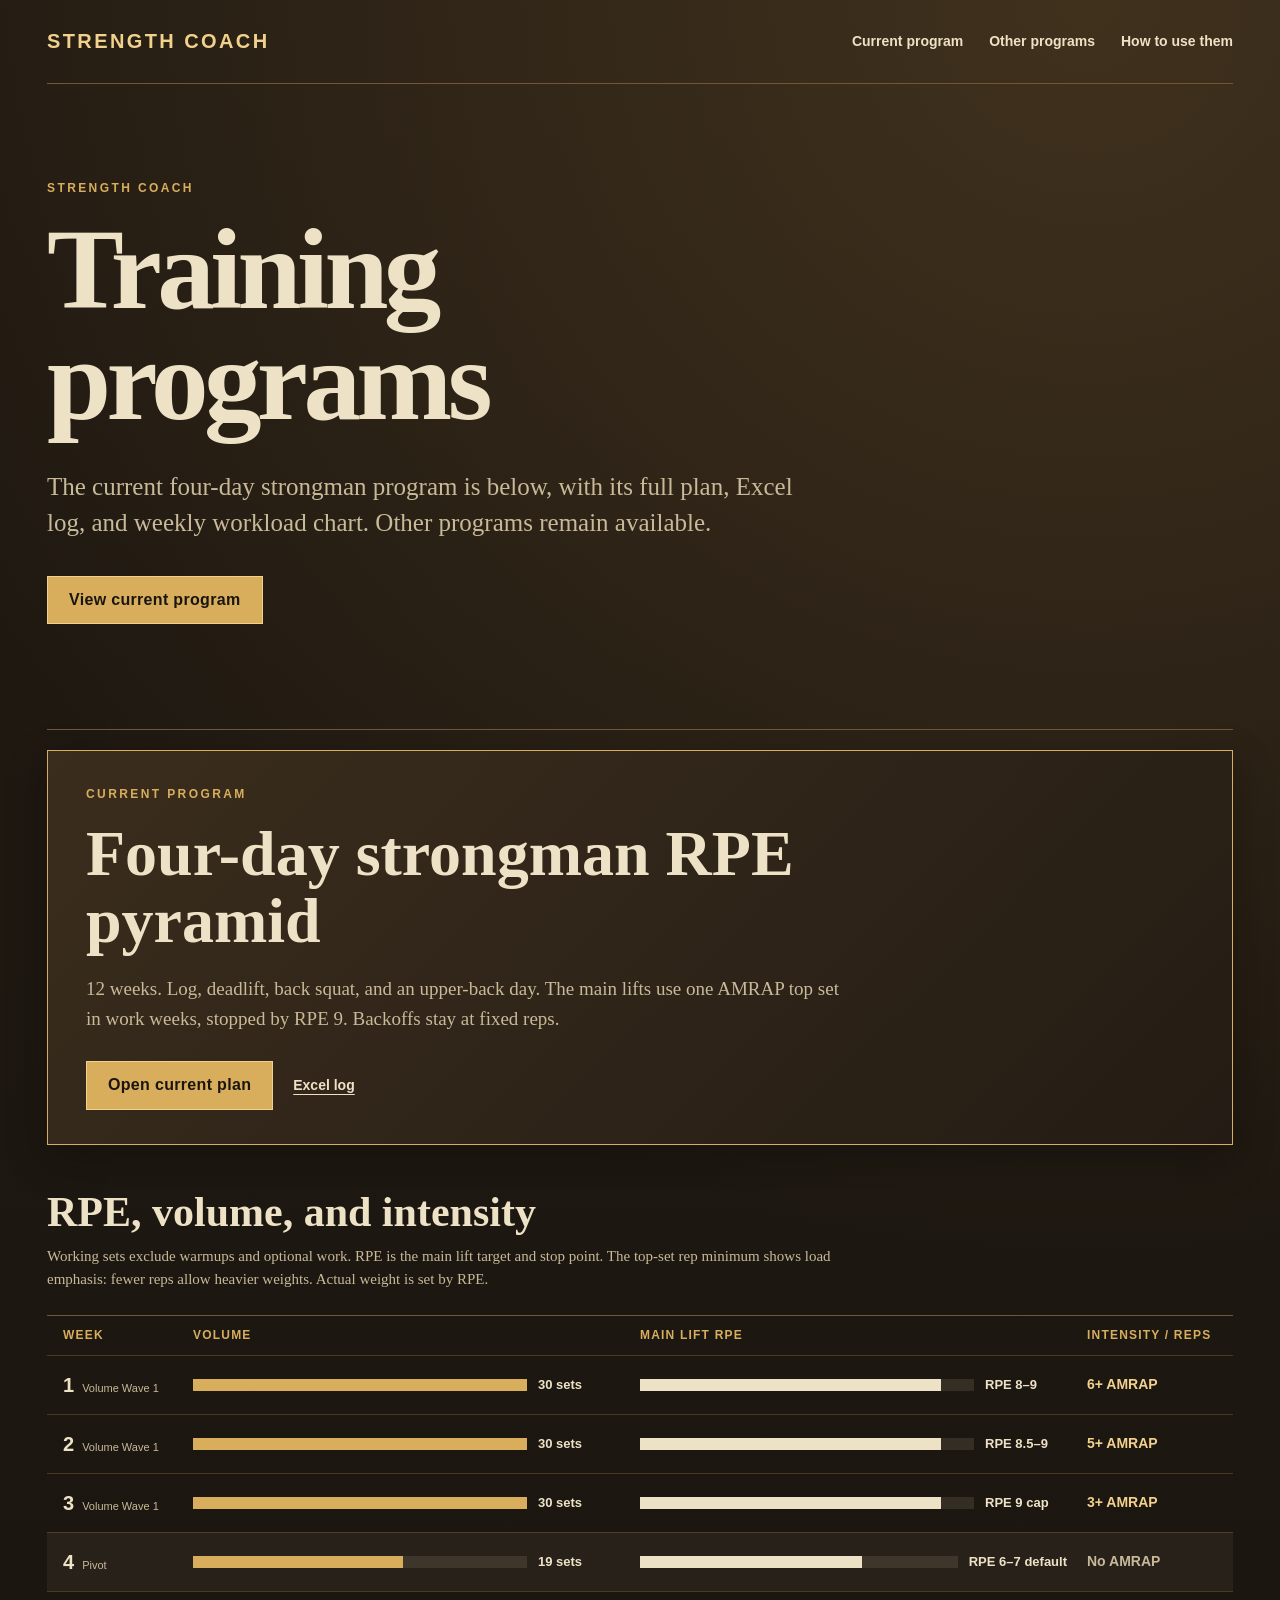
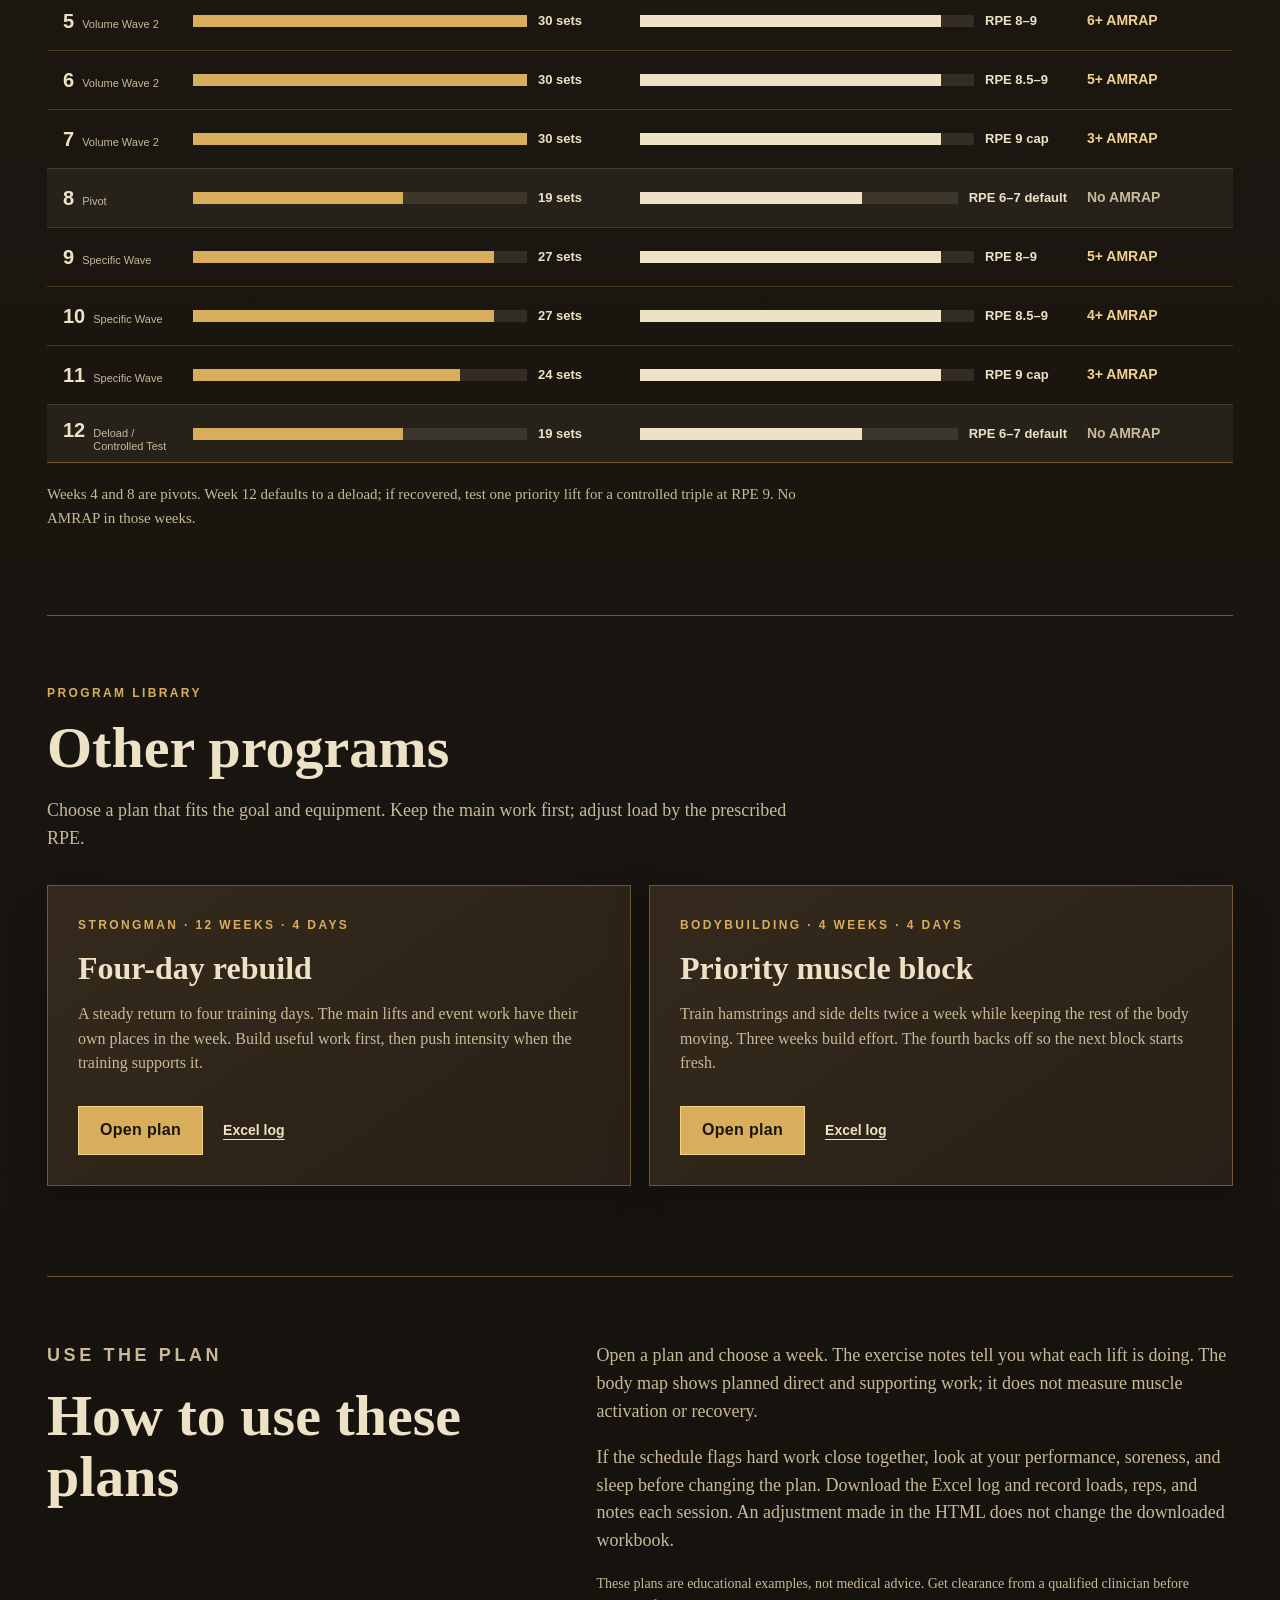
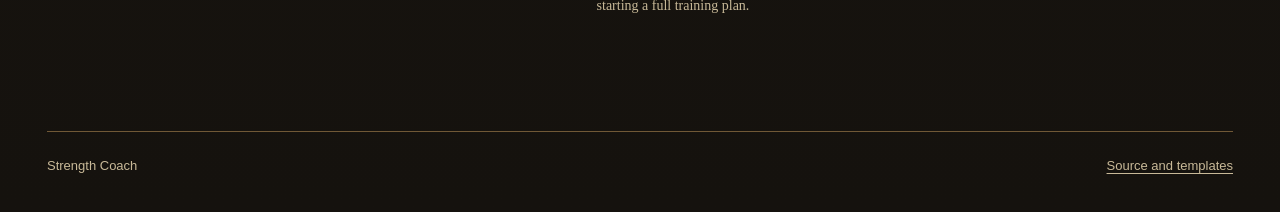
<file: site/index.html>
<!doctype html>
<html lang="en">
<head>
  <meta charset="utf-8">
  <meta name="viewport" content="width=device-width, initial-scale=1">
  <meta name="description" content="Complete strength training plans with weekly sessions, exercise notes, muscle work, and Excel logs.">
  <meta name="theme-color" content="#1b1510">
  <title>Strength Coach | Training Plans</title>
  <link rel="stylesheet" href="styles.css">
</head>
<body>
  <div class="page">
    <header class="topbar">
      <a class="brand" href="#top">Strength Coach</a>
      <nav aria-label="Primary"><a href="#current-program">Current program</a><a href="#programs">Other programs</a><a href="#using">How to use them</a></nav>
    </header>
    <main id="top">
      <section class="hero" aria-labelledby="page-title">
        <p class="eyebrow">STRENGTH COACH</p>
        <h1 id="page-title">Training programs</h1>
        <p class="lead">The current four-day strongman program is below, with its full plan, Excel log, and weekly workload chart. Other programs remain available.</p>
        <a class="button" href="#current-program">View current program</a>
      </section>
      <section id="current-program" class="current" aria-labelledby="current-title">
        <div class="current-heading"><div><p class="eyebrow">CURRENT PROGRAM</p><h2 id="current-title">Four-day strongman RPE pyramid</h2><p>12 weeks. Log, deadlift, back squat, and an upper-back day. The main lifts use one AMRAP top set in work weeks, stopped by RPE 9. Backoffs stay at fixed reps.</p><div class="card-links"><a class="button" href="plans/current-strongman-rpe-pyramid.html">Open current plan</a><a class="text-link" href="assets/generated-programs/current-strongman-rpe-pyramid.xlsx" download>Excel log</a></div></div></div>
        <div class="chart" aria-labelledby="chart-title"><h3 id="chart-title">RPE, volume, and intensity</h3><p class="chart-note">Working sets exclude warmups and optional work. RPE is the main lift target and stop point. The top-set rep minimum shows load emphasis: fewer reps allow heavier weights. Actual weight is set by RPE.</p><div class="chart-grid" role="table" aria-label="Twelve-week training volume, main-lift RPE, and top-set rep targets"><div class="chart-header" role="row"><span role="columnheader">Week</span><span role="columnheader">Volume</span><span role="columnheader">Main lift RPE</span><span role="columnheader">Intensity / reps</span></div>
<div class="chart-row" role="row"><span class="chart-week" role="cell"><b>1</b><small>Volume Wave 1</small></span><span class="chart-measure" role="cell"><span class="chart-bar"><span style="width:100%"></span></span><b>30 sets</b></span><span class="chart-measure" role="cell"><span class="chart-bar chart-bar--rpe"><span style="width:90%"></span></span><b>RPE 8–9</b></span><span class="chart-reps" role="cell">6+ AMRAP</span></div>
<div class="chart-row" role="row"><span class="chart-week" role="cell"><b>2</b><small>Volume Wave 1</small></span><span class="chart-measure" role="cell"><span class="chart-bar"><span style="width:100%"></span></span><b>30 sets</b></span><span class="chart-measure" role="cell"><span class="chart-bar chart-bar--rpe"><span style="width:90%"></span></span><b>RPE 8.5–9</b></span><span class="chart-reps" role="cell">5+ AMRAP</span></div>
<div class="chart-row" role="row"><span class="chart-week" role="cell"><b>3</b><small>Volume Wave 1</small></span><span class="chart-measure" role="cell"><span class="chart-bar"><span style="width:100%"></span></span><b>30 sets</b></span><span class="chart-measure" role="cell"><span class="chart-bar chart-bar--rpe"><span style="width:90%"></span></span><b>RPE 9 cap</b></span><span class="chart-reps" role="cell">3+ AMRAP</span></div>
<div class="chart-row chart-row--easy" role="row"><span class="chart-week" role="cell"><b>4</b><small>Pivot</small></span><span class="chart-measure" role="cell"><span class="chart-bar"><span style="width:63%"></span></span><b>19 sets</b></span><span class="chart-measure" role="cell"><span class="chart-bar chart-bar--rpe"><span style="width:70%"></span></span><b>RPE 6–7 default</b></span><span class="chart-reps" role="cell">No AMRAP</span></div>
<div class="chart-row" role="row"><span class="chart-week" role="cell"><b>5</b><small>Volume Wave 2</small></span><span class="chart-measure" role="cell"><span class="chart-bar"><span style="width:100%"></span></span><b>30 sets</b></span><span class="chart-measure" role="cell"><span class="chart-bar chart-bar--rpe"><span style="width:90%"></span></span><b>RPE 8–9</b></span><span class="chart-reps" role="cell">6+ AMRAP</span></div>
<div class="chart-row" role="row"><span class="chart-week" role="cell"><b>6</b><small>Volume Wave 2</small></span><span class="chart-measure" role="cell"><span class="chart-bar"><span style="width:100%"></span></span><b>30 sets</b></span><span class="chart-measure" role="cell"><span class="chart-bar chart-bar--rpe"><span style="width:90%"></span></span><b>RPE 8.5–9</b></span><span class="chart-reps" role="cell">5+ AMRAP</span></div>
<div class="chart-row" role="row"><span class="chart-week" role="cell"><b>7</b><small>Volume Wave 2</small></span><span class="chart-measure" role="cell"><span class="chart-bar"><span style="width:100%"></span></span><b>30 sets</b></span><span class="chart-measure" role="cell"><span class="chart-bar chart-bar--rpe"><span style="width:90%"></span></span><b>RPE 9 cap</b></span><span class="chart-reps" role="cell">3+ AMRAP</span></div>
<div class="chart-row chart-row--easy" role="row"><span class="chart-week" role="cell"><b>8</b><small>Pivot</small></span><span class="chart-measure" role="cell"><span class="chart-bar"><span style="width:63%"></span></span><b>19 sets</b></span><span class="chart-measure" role="cell"><span class="chart-bar chart-bar--rpe"><span style="width:70%"></span></span><b>RPE 6–7 default</b></span><span class="chart-reps" role="cell">No AMRAP</span></div>
<div class="chart-row" role="row"><span class="chart-week" role="cell"><b>9</b><small>Specific Wave</small></span><span class="chart-measure" role="cell"><span class="chart-bar"><span style="width:90%"></span></span><b>27 sets</b></span><span class="chart-measure" role="cell"><span class="chart-bar chart-bar--rpe"><span style="width:90%"></span></span><b>RPE 8–9</b></span><span class="chart-reps" role="cell">5+ AMRAP</span></div>
<div class="chart-row" role="row"><span class="chart-week" role="cell"><b>10</b><small>Specific Wave</small></span><span class="chart-measure" role="cell"><span class="chart-bar"><span style="width:90%"></span></span><b>27 sets</b></span><span class="chart-measure" role="cell"><span class="chart-bar chart-bar--rpe"><span style="width:90%"></span></span><b>RPE 8.5–9</b></span><span class="chart-reps" role="cell">4+ AMRAP</span></div>
<div class="chart-row" role="row"><span class="chart-week" role="cell"><b>11</b><small>Specific Wave</small></span><span class="chart-measure" role="cell"><span class="chart-bar"><span style="width:80%"></span></span><b>24 sets</b></span><span class="chart-measure" role="cell"><span class="chart-bar chart-bar--rpe"><span style="width:90%"></span></span><b>RPE 9 cap</b></span><span class="chart-reps" role="cell">3+ AMRAP</span></div>
<div class="chart-row chart-row--easy" role="row"><span class="chart-week" role="cell"><b>12</b><small>Deload / Controlled Test</small></span><span class="chart-measure" role="cell"><span class="chart-bar"><span style="width:63%"></span></span><b>19 sets</b></span><span class="chart-measure" role="cell"><span class="chart-bar chart-bar--rpe"><span style="width:70%"></span></span><b>RPE 6–7 default</b></span><span class="chart-reps" role="cell">No AMRAP</span></div>
        </div><p class="chart-note chart-note--end">Weeks 4 and 8 are pivots. Week 12 defaults to a deload; if recovered, test one priority lift for a controlled triple at RPE 9. No AMRAP in those weeks.</p></div>
      </section>
      <section id="programs" class="programs" aria-labelledby="programs-title">
        <div class="section-heading"><p class="eyebrow">PROGRAM LIBRARY</p><h2 id="programs-title">Other programs</h2><p>Choose a plan that fits the goal and equipment. Keep the main work first; adjust load by the prescribed RPE.</p></div>
        <div class="cards">
          <article class="card"><p class="card-type">STRONGMAN · 12 WEEKS · 4 DAYS</p><h3>Four-day rebuild</h3><p>A steady return to four training days. The main lifts and event work have their own places in the week. Build useful work first, then push intensity when the training supports it.</p><div class="card-links"><a class="button" href="plans/strongman-rebuild.html">Open plan</a><a class="text-link" href="assets/generated-programs/12_week_strongman_program.xlsx" download>Excel log</a></div></article>
          <article class="card"><p class="card-type">BODYBUILDING · 4 WEEKS · 4 DAYS</p><h3>Priority muscle block</h3><p>Train hamstrings and side delts twice a week while keeping the rest of the body moving. Three weeks build effort. The fourth backs off so the next block starts fresh.</p><div class="card-links"><a class="button" href="plans/bodybuilding-priority-block.html">Open plan</a><a class="text-link" href="assets/generated-programs/bodybuilding-priority-block.xlsx" download>Excel log</a></div></article>
        </div>
      </section>
      <section id="using" class="using" aria-labelledby="using-title"><div><p class="eyebrow">USE THE PLAN</p><h2 id="using-title">How to use these plans</h2></div><div><p>Open a plan and choose a week. The exercise notes tell you what each lift is doing. The body map shows planned direct and supporting work; it does not measure muscle activation or recovery.</p><p>If the schedule flags hard work close together, look at your performance, soreness, and sleep before changing the plan. Download the Excel log and record loads, reps, and notes each session. An adjustment made in the HTML does not change the downloaded workbook.</p><p class="fine">These plans are educational examples, not medical advice. Get clearance from a qualified clinician before starting a full training plan.</p></div></section>
    </main>
    <footer><span>Strength Coach</span><a href="https://github.com/ryeceps/strength-coach">Source and templates</a></footer>
  </div>
</body>
</html>
</file>
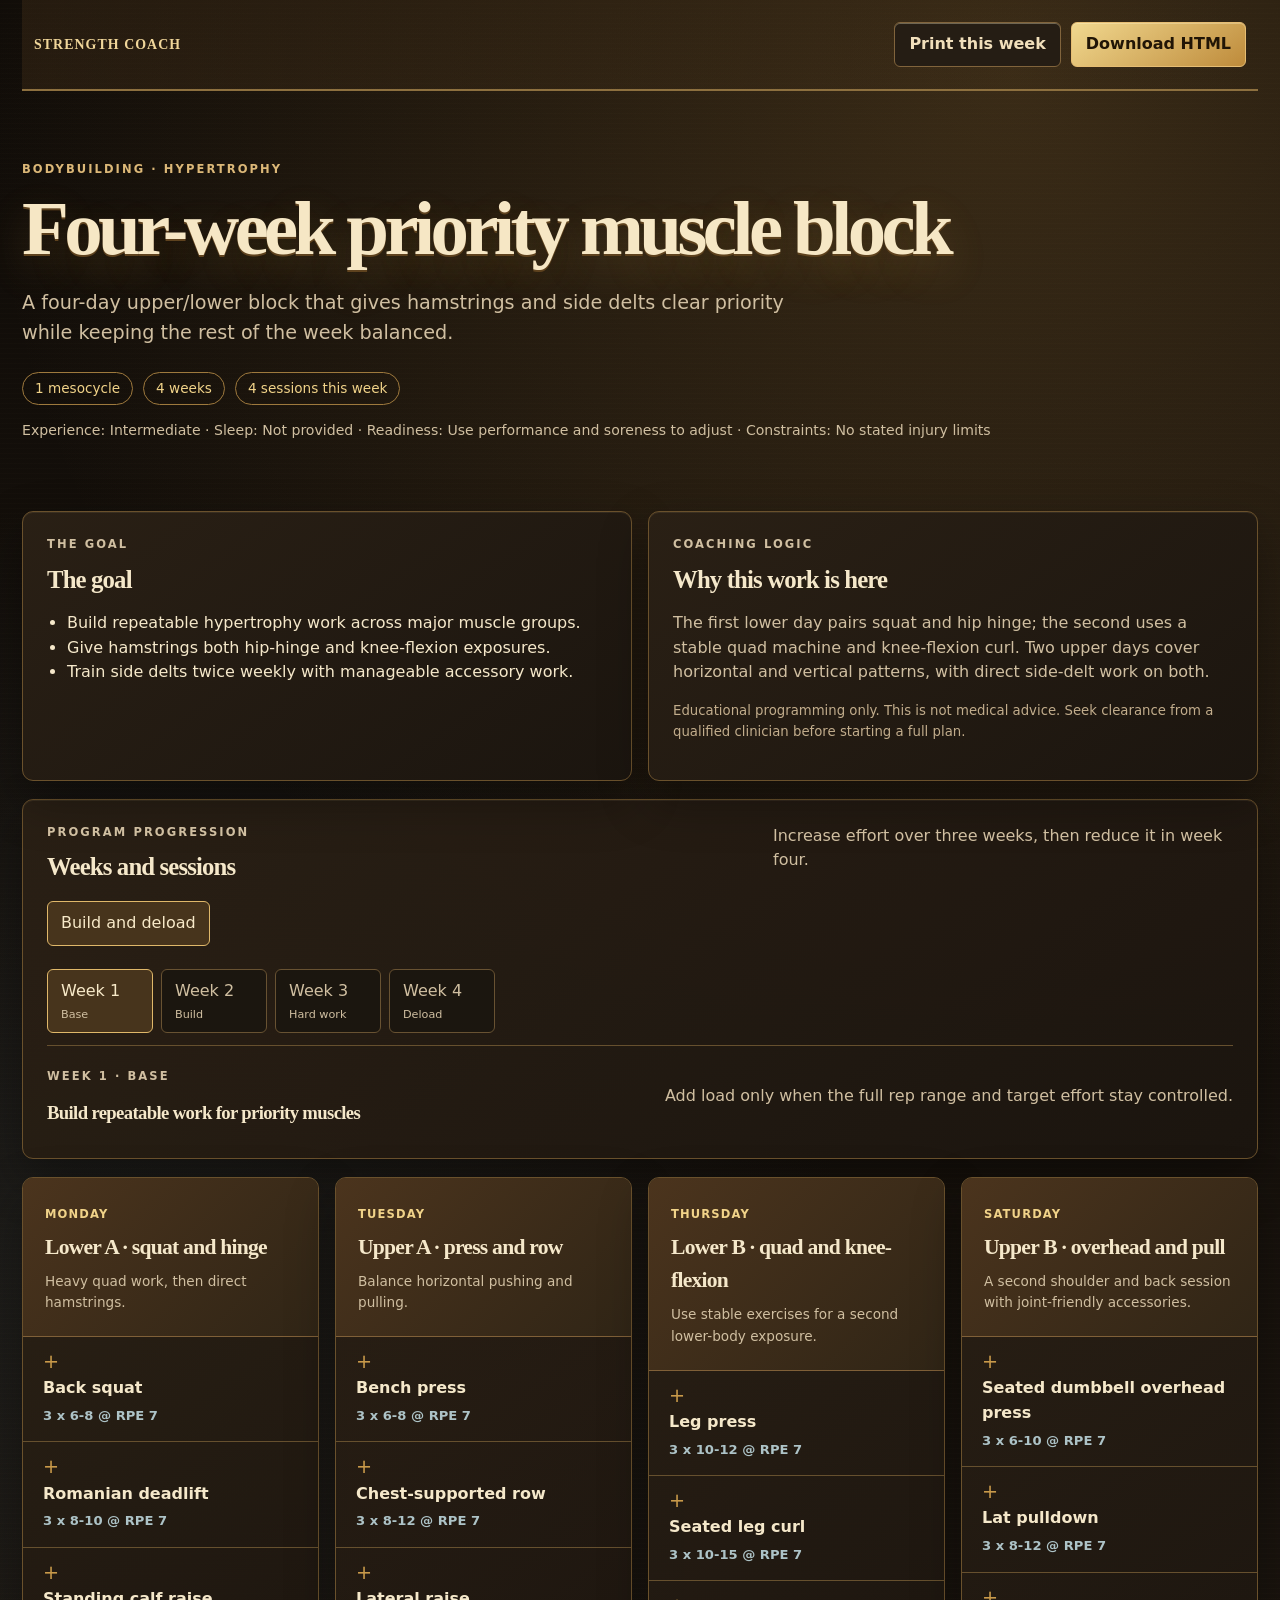
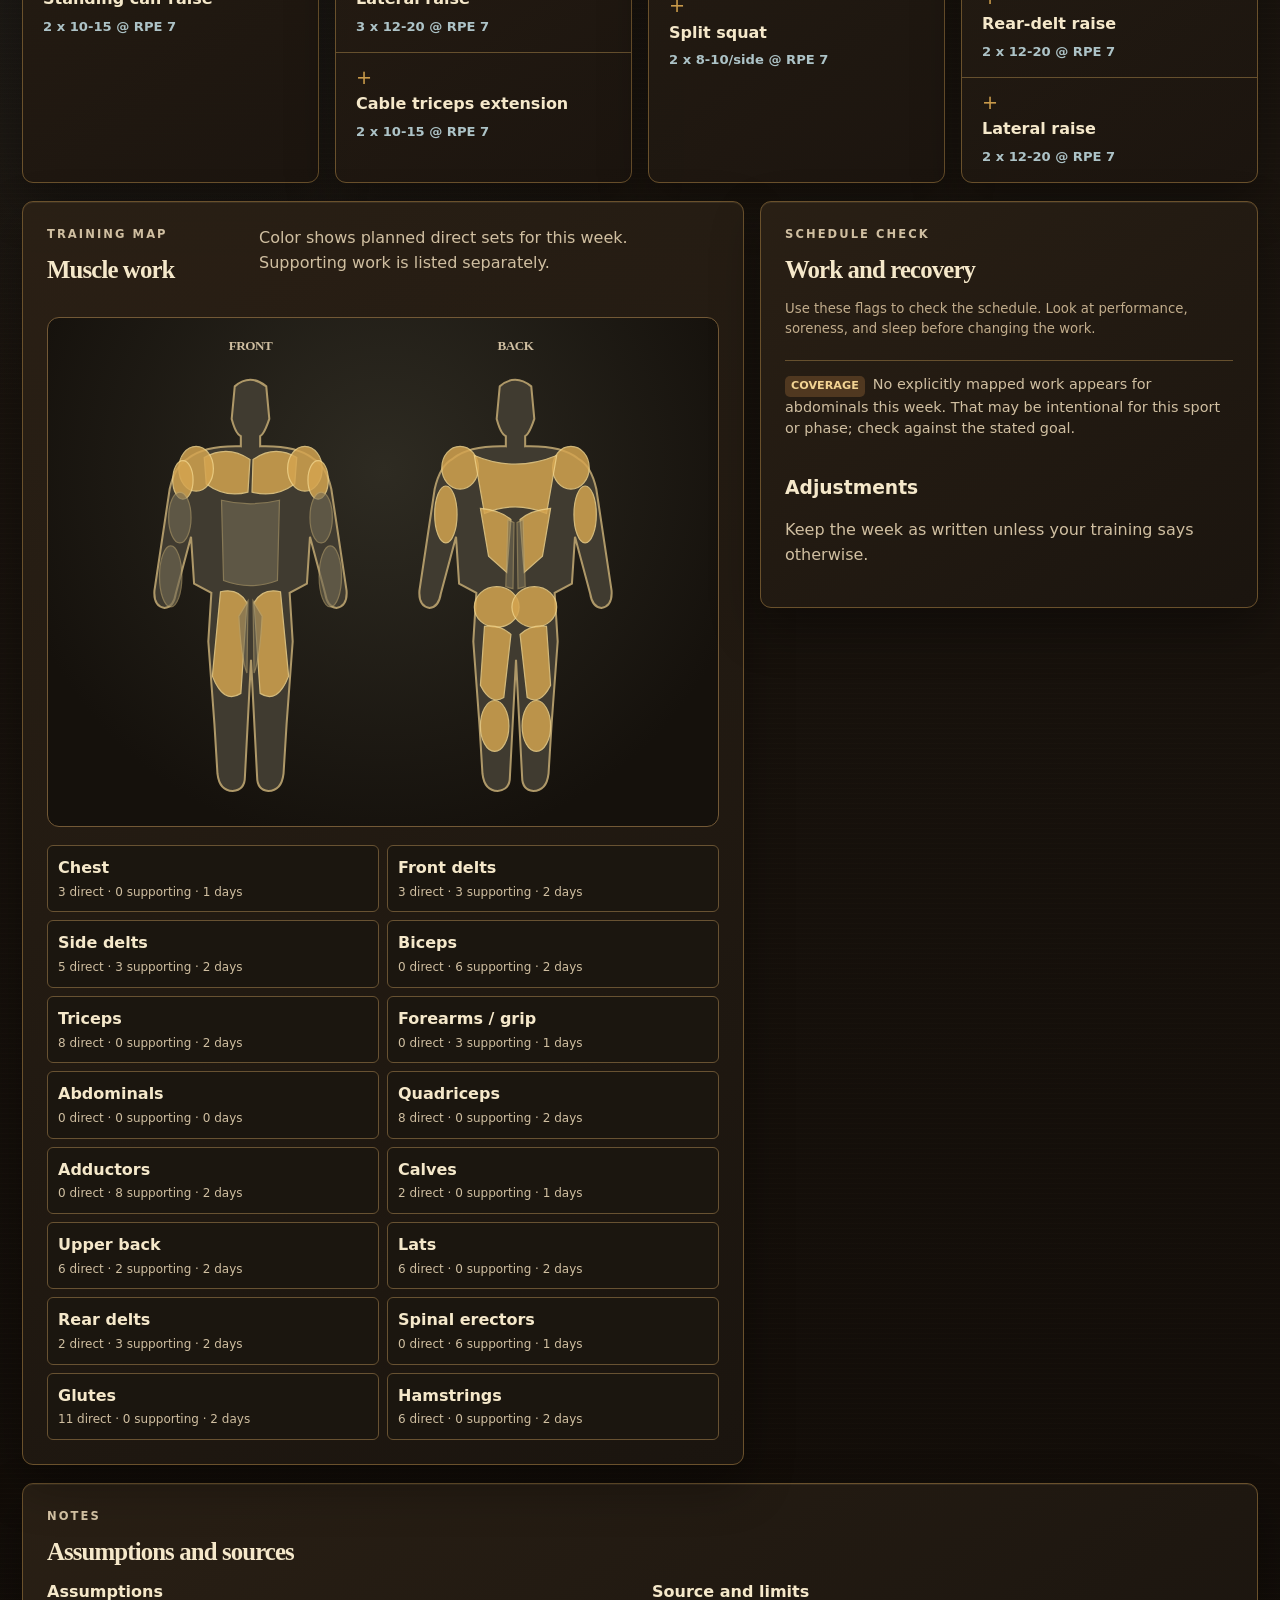
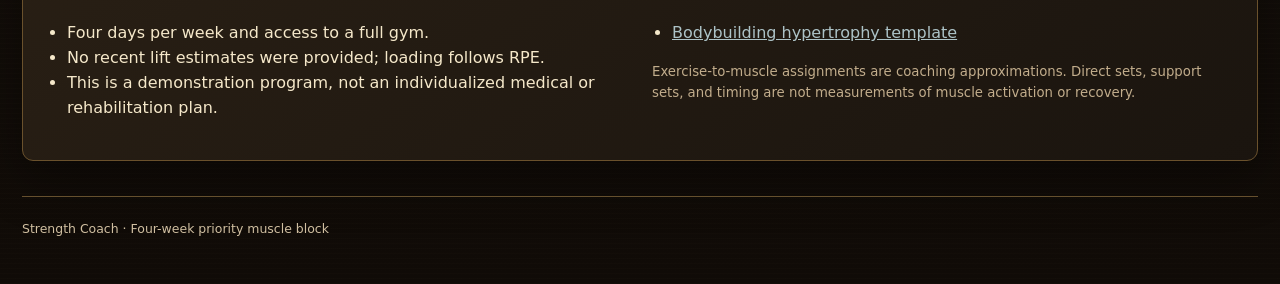
<file: site/plans/bodybuilding-priority-block.html>
<!doctype html>
<html lang="en"><head><meta charset="utf-8"><meta name="viewport" content="width=device-width,initial-scale=1"><meta name="color-scheme" content="dark"><meta name="description" content="Interactive Strength Coach program: A four-day upper/lower block that gives hamstrings and side delts clear priority while keeping the rest of the week balanced."><title>Four-week priority muscle block · Strength Coach</title><style>:root{color-scheme:dark;--bg:#100c08;--panel:#201911;--panel2:#302516;--line:#634d2e;--ink:#f5e8ca;--muted:#d0bfa1;--accent:#c99a4a;--cool:#adc3c7;--gold:#f1d389;font-family:system-ui,-apple-system,"Segoe UI",sans-serif}*{box-sizing:border-box}html{scroll-behavior:smooth}body{margin:0;background:radial-gradient(circle at 85% 4%,#463019 0,transparent 30%),radial-gradient(circle at 2% 32%,#1d2d36 0,transparent 26%),var(--bg);color:var(--ink);line-height:1.55}button{font:inherit;cursor:pointer}a{color:var(--cool)}button:focus-visible,a:focus-visible,summary:focus-visible{outline:3px solid var(--gold);outline-offset:3px}#app{max-width:1380px;margin:auto;padding:0 22px}.masthead{display:flex;justify-content:space-between;align-items:center;gap:16px;padding:22px 0;border-bottom:1px solid var(--line)}.brand{font-size:.87rem;font-weight:900;letter-spacing:.16em}.brand span{color:var(--accent);margin-left:.5em}.mast-actions{display:flex;gap:10px}.mast-actions button,.suggestion button,.preview-actions button{background:var(--accent);color:#111;border:0;border-radius:8px;padding:9px 14px;font-weight:750}.mast-actions button:first-child,.preview-actions button:last-child{background:var(--panel2);color:var(--ink);border:1px solid var(--line)}.hero{padding:70px 0 38px;max-width:1000px}.eyebrow{text-transform:uppercase;letter-spacing:.18em;color:var(--cool);font-weight:800;font-size:.72rem;margin:0 0 12px}.hero h1{font-size:clamp(2.6rem,6vw,6rem);letter-spacing:-.055em;line-height:.98;margin:0 0 22px;max-width:1000px}.lead{font-size:clamp(1.05rem,1.5vw,1.4rem);max-width:800px;color:var(--muted)}.hero-meta{display:flex;flex-wrap:wrap;gap:10px;margin-top:25px}.hero-meta span{border:1px solid #9e793d;border-radius:100px;padding:5px 12px;color:var(--gold);font-size:.85rem}.context{color:var(--muted);font-size:.88rem}.panel{background:linear-gradient(145deg,rgba(43,33,22,.97),rgba(28,21,14,.96));border:1px solid var(--line);border-radius:18px;padding:24px;box-shadow:0 20px 50px #0003}.panel h2{font-size:1.55rem;line-height:1.15;margin:0 0 14px}.panel h3{margin:0 0 7px}.panel p{color:var(--muted)}.panel ul{padding-left:20px}.intro-grid,.analysis-grid{display:grid;grid-template-columns:1fr 1fr;gap:16px;margin:18px 0}.intro-grid .panel{min-height:230px}.fine{font-size:.83rem;color:#c2ad8c!important}.planner{margin:18px 0}.section-head{display:flex;justify-content:space-between;gap:24px;align-items:start}.section-head>p{max-width:460px;margin:0}.tabs,.week-tabs{display:flex;gap:8px;overflow-x:auto;padding:5px 0 12px;scrollbar-color:#677 #222}.tabs button,.week-tabs button{flex:0 0 auto;border:1px solid var(--line);border-radius:9px;background:#1c160f;color:var(--muted);padding:9px 13px;text-align:left}.tabs button[aria-current="true"],.week-tabs button[aria-current="true"]{border-color:var(--accent);background:#49351b;color:var(--ink)}.week-tabs{margin-top:6px}.week-tabs button{min-width:106px;display:flex;flex-direction:column;gap:2px}.week-tabs small{color:var(--muted);font-size:.7rem}.week-intro{border-top:1px solid var(--line);display:flex;justify-content:space-between;gap:25px;padding-top:22px}.week-intro p:last-child{max-width:600px}.sessions{display:grid;grid-template-columns:repeat(auto-fit,minmax(275px,1fr));gap:16px}.session{padding:0;overflow:hidden}.session-head{padding:23px 22px;border-bottom:1px solid var(--line);background:linear-gradient(140deg,#49351d,#302516)}.session-head span{color:var(--gold);font-weight:800;text-transform:uppercase;letter-spacing:.1em;font-size:.72rem}.session-head h3{font-size:1.35rem;margin-top:5px}.session-head p{margin:0;font-size:.85rem}.exercise{border-bottom:1px solid var(--line)}.exercise:last-child{border-bottom:0}.exercise summary{list-style:none;display:flex;flex-direction:column;gap:5px;padding:15px 20px;cursor:pointer}.exercise summary::-webkit-details-marker{display:none}.exercise summary:before{content:"+";float:right;color:var(--accent);font-size:1.2rem;line-height:1}.exercise[open] summary:before{content:"−"}.exercise summary span{font-weight:730}.exercise summary strong{font-size:.82rem;color:var(--cool)}.exercise-detail{padding:0 20px 16px;font-size:.85rem}.exercise-detail p{margin:7px 0}.exercise-detail b{color:var(--ink)}.analysis-grid{grid-template-columns:minmax(0,1.45fr) minmax(300px,1fr);align-items:start}.body-maps{display:flex;justify-content:center;gap:20px;background:#17130e;border:1px solid var(--line);border-radius:12px;margin:18px 0;padding:18px}.body-view{flex:1;max-width:245px;text-align:center}.body-view h3{font-size:.82rem;text-transform:uppercase;letter-spacing:.15em;color:var(--muted)}.body-view svg{width:100%;height:auto}.silhouette{fill:#3d372b;stroke:#98845f;stroke-width:2}.muscle-shape{fill:#756a4c;stroke:#ac9566;stroke-width:1.2;opacity:.6;transition:fill .2s,opacity .2s;cursor:pointer}.muscle-shape.trained{fill:var(--accent);opacity:.83}.muscle-shape.selected{fill:var(--gold);stroke:#fff;stroke-width:2;opacity:1}.muscle-grid{display:grid;grid-template-columns:repeat(2,minmax(0,1fr));gap:8px}.muscle-grid button{background:#1a150f;color:var(--ink);border:1px solid var(--line);border-radius:8px;text-align:left;padding:10px;display:flex;flex-direction:column;gap:2px}.muscle-grid button[aria-pressed="true"]{border-color:var(--gold);background:#4f3a1d}.muscle-grid span{font-size:.75rem;color:var(--muted)}.selected-detail{border-left:3px solid var(--gold);padding-left:12px;font-size:.87rem}.flags{list-style:none;padding:0!important;margin:20px 0}.flags li{padding:13px 0;border-top:1px solid var(--line);color:var(--muted);font-size:.9rem}.flags span{display:inline-block;background:#56351c;color:#f2d299;border-radius:5px;padding:2px 6px;margin-right:8px;font-size:.7rem;text-transform:uppercase;font-weight:800}.flags li:has(span:first-child){line-height:1.5}.clear{border-left:3px solid var(--cool);padding:10px 12px;background:#1a3037}.suggestion{border:1px solid var(--line);background:#201911;border-radius:10px;padding:14px;margin:10px 0}.suggestion h3{font-size:1rem}.suggestion p{font-size:.82rem;margin:0 0 12px}.suggestion button{font-size:.8rem}.preview{border:1px solid var(--gold);background:#3f321c;border-radius:10px;padding:16px;margin-top:16px}.preview p{font-size:.86rem}.preview-actions{display:flex;gap:8px;flex-wrap:wrap}.endnotes{margin:18px 0 35px}.endnotes-grid{display:grid;grid-template-columns:1fr 1fr;gap:24px}.endnotes h3{font-size:1rem}footer{padding:22px 0 45px;color:var(--muted);font-size:.78rem;border-top:1px solid var(--line)}@media(max-width:900px){.analysis-grid,.intro-grid{grid-template-columns:1fr}.section-head,.week-intro{display:block}.section-head>p,.week-intro p:last-child{max-width:none}.hero{padding-top:42px}}@media(max-width:560px){#app{padding:0 14px}.masthead{align-items:start;flex-direction:column}.mast-actions{width:100%}.mast-actions button{flex:1}.panel{padding:18px}.sessions{grid-template-columns:1fr}.body-maps{gap:4px;padding:9px}.muscle-grid{grid-template-columns:1fr}.endnotes-grid{grid-template-columns:1fr}.hero h1{font-size:2.7rem}}@media print{*{color:#111!important;box-shadow:none!important}body{background:#fff!important}#app{max-width:none;padding:0}.mast-actions,.tabs,.week-tabs,.suggestion button,.preview,.muscle-grid button{display:none!important}.hero{padding:22px 0}.panel,.session{break-inside:avoid;background:#fff!important;border-color:#aaa}.sessions{display:block}.session{margin:12px 0}.exercise{break-inside:avoid}.exercise-detail{display:block}.body-maps{background:#fff}.muscle-shape.trained{fill:#777}.endnotes{break-before:page}}
@media(prefers-reduced-motion:reduce){html{scroll-behavior:auto}.muscle-shape{transition:none}}

/* Azeroth-inspired document finish: weathered stone, parchment, and brass. */
:root{--bg:#100c08;--panel:#231b12;--panel2:#302516;--line:#66502e;--ink:#f5e8ca;--muted:#d0bfa1;--accent:#c99a4a;--cool:#adc3c7;--gold:#f1d389}
body{background:radial-gradient(circle at 79% 2%,rgba(191,142,69,.24),transparent 29%),radial-gradient(circle at 7% 36%,rgba(71,103,121,.13),transparent 30%),repeating-linear-gradient(0deg,rgba(241,211,137,.012) 0 1px,transparent 1px 5px),linear-gradient(180deg,#100c08,#1a140e 50%,#100b07)}
.masthead{border-bottom:2px double #8d703f;background:linear-gradient(90deg,rgba(74,52,27,.35),transparent);padding-inline:12px}
.brand{font-family:Georgia,Cambria,serif;font-weight:700;color:#f0d69a;letter-spacing:.075em}
.brand span{color:#b9cbd0}
.hero h1,.panel h2,.week-intro h3,.session-head h3,.body-view h3{font-family:Georgia,Cambria,"Times New Roman",serif;letter-spacing:-.035em}
.hero h1{color:#f6e7c5;letter-spacing:-.06em;text-shadow:0 2px #5e421e,0 15px 42px rgba(202,155,71,.21)}
.eyebrow{color:#dcb878}
.panel{background:linear-gradient(145deg,rgba(42,32,21,.98),rgba(27,21,15,.98));border-color:#6a512c;border-radius:11px;box-shadow:inset 0 1px rgba(248,227,178,.08),0 20px 50px #0005}
.session-head{background:linear-gradient(135deg,#4b341d,#302516);border-bottom-color:#806038}
.body-maps{background:radial-gradient(circle at 50% 30%,#2e2b22,#15110c 78%);border-color:#735936}
.silhouette{fill:#403b30;stroke:#ae9868}
.muscle-shape{fill:#736b54;stroke:#b6a16e}.muscle-shape.trained{fill:#d5a550;stroke:#f1d389}.muscle-shape.selected{fill:#a8cada;stroke:#eef8fa}
.mast-actions button,.suggestion button,.preview-actions button{background:linear-gradient(145deg,#f1d88f,#be8b3b);color:#211506;border:1px solid #e6bd73;border-radius:6px;box-shadow:inset 0 1px #fff7ce55}
.mast-actions button:first-child,.preview-actions button:last-child{background:#251d14;color:#f1dfbb;border-color:#81643c}
.tabs button,.week-tabs button,.muscle-grid button,.suggestion{border-color:#685232;background:#1b160f;border-radius:6px}
.tabs button[aria-current="true"],.week-tabs button[aria-current="true"],.muscle-grid button[aria-pressed="true"]{border-color:#e0b86a;background:#47341c;color:#f8eac9}
.flags span{background:#503820;color:#f2d393}.clear{background:#1b3038;border-left-color:#a8c8d0}
.preview{background:#392d1b;border-color:#d7ae65}
@media print{.hero h1{text-shadow:none}.panel{box-shadow:none}}
</style></head>
<body><div id="app"><p>Loading your program…</p></div><noscript><p>This document needs JavaScript to show its interactive program. Enable JavaScript or use the companion workbook.</p></noscript><script id="program-data" type="application/json">{"schemaVersion":1,"id":"bodybuilding-priority-block","title":"Four-week priority muscle block","sport":"Bodybuilding","objective":"Hypertrophy","summary":"A four-day upper/lower block that gives hamstrings and side delts clear priority while keeping the rest of the week balanced.","rationale":"The first lower day pairs squat and hip hinge; the second uses a stable quad machine and knee-flexion curl. Two upper days cover horizontal and vertical patterns, with direct side-delt work on both.","goals":["Build repeatable hypertrophy work across major muscle groups.","Give hamstrings both hip-hinge and knee-flexion exposures.","Train side delts twice weekly with manageable accessory work."],"priorityMuscles":["hamstrings","side-delts"],"maxExercisesPerDay":5,"athleteContext":{"experience":"Intermediate","sleep":"Not provided","readiness":"Use performance and soreness to adjust","constraints":"No stated injury limits"},"assumptions":["Four days per week and access to a full gym.","No recent lift estimates were provided; loading follows RPE.","This is a demonstration program, not an individualized medical or rehabilitation plan."],"sources":[{"label":"Bodybuilding hypertrophy template","url":"https://github.com/ryeceps/strength-coach/blob/main/templates/bodybuilding/bodybuilding-hypertrophy-split.md"}],"mesocycles":[{"title":"Build and deload","focus":"Priorities without excess fatigue","rationale":"Increase effort over three weeks, then reduce it in week four.","weeks":[{"number":1,"phase":"Base","focus":"Build repeatable work for priority muscles","note":"Add load only when the full rep range and target effort stay controlled.","days":[{"weekday":0,"title":"Lower A · squat and hinge","focus":"Heavy quad work, then direct hamstrings.","exercises":[{"name":"Back squat","prescription":"3 x 6-8 @ RPE 7","sets":3,"primaryMuscles":["quads","glutes"],"secondaryMuscles":["adductors","spinal-erectors"],"reason":"Squat first while you are fresh.","rpe":7,"alternatives":["Safety-bar squat","Hack squat"],"cue":"Brace before each rep and keep the bar balanced over the midfoot."},{"name":"Romanian deadlift","prescription":"3 x 8-10 @ RPE 7","sets":3,"primaryMuscles":["hamstrings","glutes"],"secondaryMuscles":["spinal-erectors","forearms"],"reason":"Train the hamstrings through a loaded hinge.","rpe":7,"alternatives":["Dumbbell Romanian deadlift"],"cue":"Hinge at the hips while keeping the load close and the back position steady."},{"name":"Standing calf raise","prescription":"2 x 10-15 @ RPE 7","sets":2,"primaryMuscles":["calves"],"secondaryMuscles":[],"reason":"Train calves after the main work.","rpe":7,"alternatives":[]}]},{"weekday":1,"title":"Upper A · press and row","focus":"Balance horizontal pushing and pulling.","exercises":[{"name":"Bench press","prescription":"3 x 6-8 @ RPE 7","sets":3,"primaryMuscles":["chest","triceps"],"secondaryMuscles":["front-delts"],"reason":"Bench first. Track load and reps.","rpe":7,"alternatives":["Dumbbell bench press"],"cue":"Set the upper back before the first rep and use a repeatable bar path."},{"name":"Chest-supported row","prescription":"3 x 8-12 @ RPE 7","sets":3,"primaryMuscles":["upper-back","lats"],"secondaryMuscles":["biceps","rear-delts"],"reason":"Row with chest support so the lower back gets a break.","rpe":7,"alternatives":[],"cue":"Keep the chest against the support and pull with control."},{"name":"Lateral raise","prescription":"3 x 12-20 @ RPE 7","sets":3,"primaryMuscles":["side-delts"],"secondaryMuscles":[],"reason":"Train the side delts directly.","rpe":7,"alternatives":[],"cue":"Raise with a comfortable arm path and keep momentum small."},{"name":"Cable triceps extension","prescription":"2 x 10-15 @ RPE 7","sets":2,"primaryMuscles":["triceps"],"secondaryMuscles":[],"reason":"Finish with two sets for triceps.","rpe":7,"alternatives":[]}]},{"weekday":3,"title":"Lower B · quad and knee-flexion","focus":"Use stable exercises for a second lower-body exposure.","exercises":[{"name":"Leg press","prescription":"3 x 10-12 @ RPE 7","sets":3,"primaryMuscles":["quads","glutes"],"secondaryMuscles":["adductors"],"reason":"Train quads without another barbell squat.","rpe":7,"alternatives":["Belt squat"]},{"name":"Seated leg curl","prescription":"3 x 10-15 @ RPE 7","sets":3,"primaryMuscles":["hamstrings"],"secondaryMuscles":[],"reason":"Train knee flexion to go with the hinge work.","rpe":7,"alternatives":["Lying leg curl"],"cue":"Control the lowering phase rather than letting the stack drop."},{"name":"Split squat","prescription":"2 x 8-10/side @ RPE 7","sets":2,"primaryMuscles":["quads","glutes"],"secondaryMuscles":["adductors"],"reason":"Get single-leg work without burying the session.","rpe":7,"alternatives":[]}]},{"weekday":5,"title":"Upper B · overhead and pull","focus":"A second shoulder and back session with joint-friendly accessories.","exercises":[{"name":"Seated dumbbell overhead press","prescription":"3 x 6-10 @ RPE 7","sets":3,"primaryMuscles":["front-delts","triceps"],"secondaryMuscles":["side-delts"],"reason":"Press overhead with a path your shoulders tolerate.","rpe":7,"alternatives":[]},{"name":"Lat pulldown","prescription":"3 x 8-12 @ RPE 7","sets":3,"primaryMuscles":["lats","upper-back"],"secondaryMuscles":["biceps"],"reason":"Add a vertical pull to the week.","rpe":7,"alternatives":[]},{"name":"Rear-delt raise","prescription":"2 x 12-20 @ RPE 7","sets":2,"primaryMuscles":["rear-delts"],"secondaryMuscles":["upper-back"],"reason":"Train rear delts directly.","rpe":7,"alternatives":[]},{"name":"Lateral raise","prescription":"2 x 12-20 @ RPE 7","sets":2,"primaryMuscles":["side-delts"],"secondaryMuscles":[],"reason":"Hit side delts again with a small dose.","rpe":7,"alternatives":[],"cue":"Raise with a comfortable arm path and keep momentum small."}]}]},{"number":2,"phase":"Build","focus":"Build repeatable work for priority muscles","note":"Add load only when the full rep range and target effort stay controlled.","days":[{"weekday":0,"title":"Lower A · squat and hinge","focus":"Heavy quad work, then direct hamstrings.","exercises":[{"name":"Back squat","prescription":"3 x 6-8 @ RPE 7.5","sets":3,"primaryMuscles":["quads","glutes"],"secondaryMuscles":["adductors","spinal-erectors"],"reason":"Squat first while you are fresh.","rpe":7.5,"alternatives":["Safety-bar squat","Hack squat"],"cue":"Brace before each rep and keep the bar balanced over the midfoot."},{"name":"Romanian deadlift","prescription":"3 x 8-10 @ RPE 7.5","sets":3,"primaryMuscles":["hamstrings","glutes"],"secondaryMuscles":["spinal-erectors","forearms"],"reason":"Train the hamstrings through a loaded hinge.","rpe":7.5,"alternatives":["Dumbbell Romanian deadlift"],"cue":"Hinge at the hips while keeping the load close and the back position steady."},{"name":"Standing calf raise","prescription":"2 x 10-15 @ RPE 7.5","sets":2,"primaryMuscles":["calves"],"secondaryMuscles":[],"reason":"Train calves after the main work.","rpe":7.5,"alternatives":[]}]},{"weekday":1,"title":"Upper A · press and row","focus":"Balance horizontal pushing and pulling.","exercises":[{"name":"Bench press","prescription":"3 x 6-8 @ RPE 7.5","sets":3,"primaryMuscles":["chest","triceps"],"secondaryMuscles":["front-delts"],"reason":"Bench first. Track load and reps.","rpe":7.5,"alternatives":["Dumbbell bench press"],"cue":"Set the upper back before the first rep and use a repeatable bar path."},{"name":"Chest-supported row","prescription":"3 x 8-12 @ RPE 7.5","sets":3,"primaryMuscles":["upper-back","lats"],"secondaryMuscles":["biceps","rear-delts"],"reason":"Row with chest support so the lower back gets a break.","rpe":7.5,"alternatives":[],"cue":"Keep the chest against the support and pull with control."},{"name":"Lateral raise","prescription":"3 x 12-20 @ RPE 7.5","sets":3,"primaryMuscles":["side-delts"],"secondaryMuscles":[],"reason":"Train the side delts directly.","rpe":7.5,"alternatives":[],"cue":"Raise with a comfortable arm path and keep momentum small."},{"name":"Cable triceps extension","prescription":"2 x 10-15 @ RPE 7.5","sets":2,"primaryMuscles":["triceps"],"secondaryMuscles":[],"reason":"Finish with two sets for triceps.","rpe":7.5,"alternatives":[]}]},{"weekday":3,"title":"Lower B · quad and knee-flexion","focus":"Use stable exercises for a second lower-body exposure.","exercises":[{"name":"Leg press","prescription":"3 x 10-12 @ RPE 7.5","sets":3,"primaryMuscles":["quads","glutes"],"secondaryMuscles":["adductors"],"reason":"Train quads without another barbell squat.","rpe":7.5,"alternatives":["Belt squat"]},{"name":"Seated leg curl","prescription":"3 x 10-15 @ RPE 7.5","sets":3,"primaryMuscles":["hamstrings"],"secondaryMuscles":[],"reason":"Train knee flexion to go with the hinge work.","rpe":7.5,"alternatives":["Lying leg curl"],"cue":"Control the lowering phase rather than letting the stack drop."},{"name":"Split squat","prescription":"2 x 8-10/side @ RPE 7.5","sets":2,"primaryMuscles":["quads","glutes"],"secondaryMuscles":["adductors"],"reason":"Get single-leg work without burying the session.","rpe":7.5,"alternatives":[]}]},{"weekday":5,"title":"Upper B · overhead and pull","focus":"A second shoulder and back session with joint-friendly accessories.","exercises":[{"name":"Seated dumbbell overhead press","prescription":"3 x 6-10 @ RPE 7.5","sets":3,"primaryMuscles":["front-delts","triceps"],"secondaryMuscles":["side-delts"],"reason":"Press overhead with a path your shoulders tolerate.","rpe":7.5,"alternatives":[]},{"name":"Lat pulldown","prescription":"3 x 8-12 @ RPE 7.5","sets":3,"primaryMuscles":["lats","upper-back"],"secondaryMuscles":["biceps"],"reason":"Add a vertical pull to the week.","rpe":7.5,"alternatives":[]},{"name":"Rear-delt raise","prescription":"2 x 12-20 @ RPE 7.5","sets":2,"primaryMuscles":["rear-delts"],"secondaryMuscles":["upper-back"],"reason":"Train rear delts directly.","rpe":7.5,"alternatives":[]},{"name":"Lateral raise","prescription":"2 x 12-20 @ RPE 7.5","sets":2,"primaryMuscles":["side-delts"],"secondaryMuscles":[],"reason":"Hit side delts again with a small dose.","rpe":7.5,"alternatives":[],"cue":"Raise with a comfortable arm path and keep momentum small."}]}]},{"number":3,"phase":"Hard work","focus":"Build repeatable work for priority muscles","note":"Add load only when the full rep range and target effort stay controlled.","days":[{"weekday":0,"title":"Lower A · squat and hinge","focus":"Heavy quad work, then direct hamstrings.","exercises":[{"name":"Back squat","prescription":"3 x 6-8 @ RPE 8","sets":3,"primaryMuscles":["quads","glutes"],"secondaryMuscles":["adductors","spinal-erectors"],"reason":"Squat first while you are fresh.","rpe":8,"alternatives":["Safety-bar squat","Hack squat"],"cue":"Brace before each rep and keep the bar balanced over the midfoot."},{"name":"Romanian deadlift","prescription":"3 x 8-10 @ RPE 8","sets":3,"primaryMuscles":["hamstrings","glutes"],"secondaryMuscles":["spinal-erectors","forearms"],"reason":"Train the hamstrings through a loaded hinge.","rpe":8,"alternatives":["Dumbbell Romanian deadlift"],"cue":"Hinge at the hips while keeping the load close and the back position steady."},{"name":"Standing calf raise","prescription":"2 x 10-15 @ RPE 8","sets":2,"primaryMuscles":["calves"],"secondaryMuscles":[],"reason":"Train calves after the main work.","rpe":8,"alternatives":[]}]},{"weekday":1,"title":"Upper A · press and row","focus":"Balance horizontal pushing and pulling.","exercises":[{"name":"Bench press","prescription":"3 x 6-8 @ RPE 8","sets":3,"primaryMuscles":["chest","triceps"],"secondaryMuscles":["front-delts"],"reason":"Bench first. Track load and reps.","rpe":8,"alternatives":["Dumbbell bench press"],"cue":"Set the upper back before the first rep and use a repeatable bar path."},{"name":"Chest-supported row","prescription":"3 x 8-12 @ RPE 8","sets":3,"primaryMuscles":["upper-back","lats"],"secondaryMuscles":["biceps","rear-delts"],"reason":"Row with chest support so the lower back gets a break.","rpe":8,"alternatives":[],"cue":"Keep the chest against the support and pull with control."},{"name":"Lateral raise","prescription":"3 x 12-20 @ RPE 8","sets":3,"primaryMuscles":["side-delts"],"secondaryMuscles":[],"reason":"Train the side delts directly.","rpe":8,"alternatives":[],"cue":"Raise with a comfortable arm path and keep momentum small."},{"name":"Cable triceps extension","prescription":"2 x 10-15 @ RPE 8","sets":2,"primaryMuscles":["triceps"],"secondaryMuscles":[],"reason":"Finish with two sets for triceps.","rpe":8,"alternatives":[]}]},{"weekday":3,"title":"Lower B · quad and knee-flexion","focus":"Use stable exercises for a second lower-body exposure.","exercises":[{"name":"Leg press","prescription":"3 x 10-12 @ RPE 8","sets":3,"primaryMuscles":["quads","glutes"],"secondaryMuscles":["adductors"],"reason":"Train quads without another barbell squat.","rpe":8,"alternatives":["Belt squat"]},{"name":"Seated leg curl","prescription":"3 x 10-15 @ RPE 8","sets":3,"primaryMuscles":["hamstrings"],"secondaryMuscles":[],"reason":"Train knee flexion to go with the hinge work.","rpe":8,"alternatives":["Lying leg curl"],"cue":"Control the lowering phase rather than letting the stack drop."},{"name":"Split squat","prescription":"2 x 8-10/side @ RPE 8","sets":2,"primaryMuscles":["quads","glutes"],"secondaryMuscles":["adductors"],"reason":"Get single-leg work without burying the session.","rpe":8,"alternatives":[]}]},{"weekday":5,"title":"Upper B · overhead and pull","focus":"A second shoulder and back session with joint-friendly accessories.","exercises":[{"name":"Seated dumbbell overhead press","prescription":"3 x 6-10 @ RPE 8","sets":3,"primaryMuscles":["front-delts","triceps"],"secondaryMuscles":["side-delts"],"reason":"Press overhead with a path your shoulders tolerate.","rpe":8,"alternatives":[]},{"name":"Lat pulldown","prescription":"3 x 8-12 @ RPE 8","sets":3,"primaryMuscles":["lats","upper-back"],"secondaryMuscles":["biceps"],"reason":"Add a vertical pull to the week.","rpe":8,"alternatives":[]},{"name":"Rear-delt raise","prescription":"2 x 12-20 @ RPE 8","sets":2,"primaryMuscles":["rear-delts"],"secondaryMuscles":["upper-back"],"reason":"Train rear delts directly.","rpe":8,"alternatives":[]},{"name":"Lateral raise","prescription":"2 x 12-20 @ RPE 8","sets":2,"primaryMuscles":["side-delts"],"secondaryMuscles":[],"reason":"Hit side delts again with a small dose.","rpe":8,"alternatives":[],"cue":"Raise with a comfortable arm path and keep momentum small."}]}]},{"number":4,"phase":"Deload","focus":"Reduce fatigue while keeping the movement patterns","note":"Deload: keep technique crisp and leave several reps in reserve.","days":[{"weekday":0,"title":"Lower A · squat and hinge","focus":"Heavy quad work, then direct hamstrings.","exercises":[{"name":"Back squat","prescription":"2 x 6-8 @ RPE 6","sets":2,"primaryMuscles":["quads","glutes"],"secondaryMuscles":["adductors","spinal-erectors"],"reason":"Squat first while you are fresh.","rpe":6,"alternatives":["Safety-bar squat","Hack squat"],"cue":"Brace before each rep and keep the bar balanced over the midfoot."},{"name":"Romanian deadlift","prescription":"2 x 8-10 @ RPE 6","sets":2,"primaryMuscles":["hamstrings","glutes"],"secondaryMuscles":["spinal-erectors","forearms"],"reason":"Train the hamstrings through a loaded hinge.","rpe":6,"alternatives":["Dumbbell Romanian deadlift"],"cue":"Hinge at the hips while keeping the load close and the back position steady."},{"name":"Standing calf raise","prescription":"2 x 10-15 @ RPE 6","sets":2,"primaryMuscles":["calves"],"secondaryMuscles":[],"reason":"Train calves after the main work.","rpe":6,"alternatives":[]}]},{"weekday":1,"title":"Upper A · press and row","focus":"Balance horizontal pushing and pulling.","exercises":[{"name":"Bench press","prescription":"2 x 6-8 @ RPE 6","sets":2,"primaryMuscles":["chest","triceps"],"secondaryMuscles":["front-delts"],"reason":"Bench first. Track load and reps.","rpe":6,"alternatives":["Dumbbell bench press"],"cue":"Set the upper back before the first rep and use a repeatable bar path."},{"name":"Chest-supported row","prescription":"2 x 8-12 @ RPE 6","sets":2,"primaryMuscles":["upper-back","lats"],"secondaryMuscles":["biceps","rear-delts"],"reason":"Row with chest support so the lower back gets a break.","rpe":6,"alternatives":[],"cue":"Keep the chest against the support and pull with control."},{"name":"Lateral raise","prescription":"2 x 12-20 @ RPE 6","sets":2,"primaryMuscles":["side-delts"],"secondaryMuscles":[],"reason":"Train the side delts directly.","rpe":6,"alternatives":[],"cue":"Raise with a comfortable arm path and keep momentum small."},{"name":"Cable triceps extension","prescription":"2 x 10-15 @ RPE 6","sets":2,"primaryMuscles":["triceps"],"secondaryMuscles":[],"reason":"Finish with two sets for triceps.","rpe":6,"alternatives":[]}]},{"weekday":3,"title":"Lower B · quad and knee-flexion","focus":"Use stable exercises for a second lower-body exposure.","exercises":[{"name":"Leg press","prescription":"2 x 10-12 @ RPE 6","sets":2,"primaryMuscles":["quads","glutes"],"secondaryMuscles":["adductors"],"reason":"Train quads without another barbell squat.","rpe":6,"alternatives":["Belt squat"]},{"name":"Seated leg curl","prescription":"2 x 10-15 @ RPE 6","sets":2,"primaryMuscles":["hamstrings"],"secondaryMuscles":[],"reason":"Train knee flexion to go with the hinge work.","rpe":6,"alternatives":["Lying leg curl"],"cue":"Control the lowering phase rather than letting the stack drop."},{"name":"Split squat","prescription":"2 x 8-10/side @ RPE 6","sets":2,"primaryMuscles":["quads","glutes"],"secondaryMuscles":["adductors"],"reason":"Get single-leg work without burying the session.","rpe":6,"alternatives":[]}]},{"weekday":5,"title":"Upper B · overhead and pull","focus":"A second shoulder and back session with joint-friendly accessories.","exercises":[{"name":"Seated dumbbell overhead press","prescription":"2 x 6-10 @ RPE 6","sets":2,"primaryMuscles":["front-delts","triceps"],"secondaryMuscles":["side-delts"],"reason":"Press overhead with a path your shoulders tolerate.","rpe":6,"alternatives":[]},{"name":"Lat pulldown","prescription":"2 x 8-12 @ RPE 6","sets":2,"primaryMuscles":["lats","upper-back"],"secondaryMuscles":["biceps"],"reason":"Add a vertical pull to the week.","rpe":6,"alternatives":[]},{"name":"Rear-delt raise","prescription":"2 x 12-20 @ RPE 6","sets":2,"primaryMuscles":["rear-delts"],"secondaryMuscles":["upper-back"],"reason":"Train rear delts directly.","rpe":6,"alternatives":[]},{"name":"Lateral raise","prescription":"2 x 12-20 @ RPE 6","sets":2,"primaryMuscles":["side-delts"],"secondaryMuscles":[],"reason":"Hit side delts again with a small dose.","rpe":6,"alternatives":[],"cue":"Raise with a comfortable arm path and keep momentum small."}]}]}]}]}</script><script>/* Shared by the Node renderer, tests, and the self-contained browser report. */
(function (root) {
  "use strict";

  const muscles = [
    ["chest", "Chest", "front"], ["front-delts", "Front delts", "front"],
    ["side-delts", "Side delts", "front"], ["biceps", "Biceps", "front"],
    ["triceps", "Triceps", "back"], ["forearms", "Forearms / grip", "front"],
    ["abs", "Abdominals", "front"], ["quads", "Quadriceps", "front"],
    ["adductors", "Adductors", "front"], ["calves", "Calves", "back"],
    ["upper-back", "Upper back", "back"], ["lats", "Lats", "back"],
    ["rear-delts", "Rear delts", "back"], ["spinal-erectors", "Spinal erectors", "back"],
    ["glutes", "Glutes", "back"], ["hamstrings", "Hamstrings", "back"],
  ].map(([id, label, view]) => ({ id, label, view }));
  const muscleIds = new Set(muscles.map((muscle) => muscle.id));

  function assert(condition, message) { if (!condition) throw new Error(message); }
  function validateProgram(program) {
    assert(program && program.schemaVersion === 1, "Expected program schemaVersion 1");
    assert(typeof program.title === "string" && program.title.trim(), "Program title is required");
    assert(typeof program.summary === "string" && program.summary.trim(), "Program summary is required");
    assert(Array.isArray(program.mesocycles) && program.mesocycles.length, "At least one mesocycle is required");
    assert(Array.isArray(program.priorityMuscles), "priorityMuscles must be an array");
    for (const id of program.priorityMuscles) assert(muscleIds.has(id), `Unknown priority muscle: ${id}`);
    let weekCount = 0;
    for (const mesocycle of program.mesocycles) {
      assert(mesocycle.title && Array.isArray(mesocycle.weeks) && mesocycle.weeks.length, "Each mesocycle needs a title and weeks");
      for (const week of mesocycle.weeks) {
        weekCount += 1;
        assert(Number.isInteger(week.number) && week.number > 0, "Week number must be positive");
        assert(Array.isArray(week.days) && week.days.length, `Week ${week.number} needs sessions`);
        const usedDays = new Set();
        for (const day of week.days) {
          assert(Number.isInteger(day.weekday) && day.weekday >= 0 && day.weekday <= 6, "weekday must be 0 (Monday) through 6 (Sunday)");
          assert(!usedDays.has(day.weekday), `Week ${week.number} has two sessions on the same day`);
          usedDays.add(day.weekday);
          assert(day.title && Array.isArray(day.exercises) && day.exercises.length, "Each session needs a title and exercises");
          for (const exercise of day.exercises) {
            assert(exercise.name && exercise.prescription, "Exercise name and prescription are required");
            assert(Number.isFinite(exercise.sets) && exercise.sets > 0, `Positive numeric sets required for ${exercise.name}`);
            assert(Array.isArray(exercise.primaryMuscles) && exercise.primaryMuscles.length, `Primary muscles required for ${exercise.name}`);
            for (const id of [...exercise.primaryMuscles, ...(exercise.secondaryMuscles || [])]) {
              assert(muscleIds.has(id), `Unknown muscle ${id} in ${exercise.name}`);
            }
            if (exercise.rpe != null) assert(Number.isFinite(exercise.rpe) && exercise.rpe >= 1 && exercise.rpe <= 10, `Invalid RPE in ${exercise.name}`);
            if (exercise.percent1RM != null) assert(Number.isFinite(exercise.percent1RM) && exercise.percent1RM > 0 && exercise.percent1RM <= 100, `Invalid 1RM percent in ${exercise.name}`);
          }
        }
      }
    }
    assert(weekCount > 0, "No weeks found");
    return program;
  }

  function allWeeks(program) {
    return program.mesocycles.flatMap((mesocycle, mesocycleIndex) =>
      mesocycle.weeks.map((week, weekIndex) => ({ mesocycle, mesocycleIndex, week, weekIndex })));
  }
  function clone(program) { return JSON.parse(JSON.stringify(program)); }
  function demanding(exercise) {
    return exercise.sets >= 3 && ((exercise.rpe || 0) >= 8 || (exercise.percent1RM || 0) >= 80);
  }
  function analyzeWeek(program, mesocycleIndex, weekIndex) {
    const mesocycle = program.mesocycles[mesocycleIndex];
    const week = mesocycle && mesocycle.weeks[weekIndex];
    assert(week, "Selected week does not exist");
    const stats = Object.fromEntries(muscles.map(({ id }) => [id, { directSets: 0, supportSets: 0, days: [], exercises: [] }]));
    const byMuscle = Object.fromEntries(muscles.map(({ id }) => [id, []]));
    const prior = allWeeks(program).findIndex((item) => item.mesocycleIndex === mesocycleIndex && item.weekIndex === weekIndex);
    const previousWeek = prior > 0 ? allWeeks(program)[prior - 1].week : null;
    if (previousWeek) {
      for (const day of previousWeek.days) {
        for (const exercise of day.exercises) {
          if (exercise.optional) continue;
          for (const id of exercise.primaryMuscles) byMuscle[id].push({ weekday: day.weekday - 7, day, exercise, previous: true });
        }
      }
    }
    for (const day of week.days) {
      for (const exercise of day.exercises) {
        if (exercise.optional) continue;
        for (const id of exercise.primaryMuscles) {
          stats[id].directSets += exercise.sets;
          if (!stats[id].days.includes(day.weekday)) stats[id].days.push(day.weekday);
          stats[id].exercises.push(exercise.name);
          byMuscle[id].push({ weekday: day.weekday, day, exercise });
        }
        for (const id of exercise.secondaryMuscles || []) {
          stats[id].supportSets += exercise.sets;
          if (!stats[id].days.includes(day.weekday)) stats[id].days.push(day.weekday);
          stats[id].exercises.push(exercise.name);
        }
      }
    }
    const flags = [];
    const seen = new Set();
    for (const muscle of muscles) {
      const exposures = byMuscle[muscle.id].sort((a, b) => a.weekday - b.weekday);
      for (let i = 0; i < exposures.length; i += 1) {
        for (let j = i + 1; j < exposures.length; j += 1) {
          const first = exposures[i];
          const second = exposures[j];
          const gap = second.weekday - first.weekday;
          if (gap > 2 || first.weekday === second.weekday || second.weekday < 0) continue;
          if (!demanding(first.exercise) && !demanding(second.exercise)) continue;
          const key = `${muscle.id}:${first.weekday}:${second.weekday}`;
          if (seen.has(key)) continue;
          seen.add(key);
          flags.push({ type: "overlap", muscle: muscle.id, firstDay: first.weekday, secondDay: second.weekday, gap,
            text: `Planned direct work for ${muscle.label.toLowerCase()} appears on two sessions ${gap} day${gap === 1 ? "" : "s"} apart, with at least one demanding exposure. Review performance and soreness before the second session.` });
        }
      }
    }
    const reducedWeek = /deload|pivot|recovery|taper/i.test([week.phase, week.focus, week.note].filter(Boolean).join(" "));
    for (const id of reducedWeek ? [] : program.priorityMuscles) {
      if (stats[id].directSets < 4) {
        const label = muscles.find((muscle) => muscle.id === id).label;
        flags.push({ type: "priority-gap", muscle: id, text: `${label} is a stated priority but has ${stats[id].directSets} planned direct sets this week. Check whether that matches the phase and goal.` });
      }
    }
    const unmapped = muscles.filter((muscle) => stats[muscle.id].directSets === 0 && stats[muscle.id].supportSets === 0);
    if (unmapped.length && !reducedWeek) {
      flags.push({ type: "coverage-note", text: `No explicitly mapped work appears for ${unmapped.map((muscle) => muscle.label.toLowerCase()).join(", ")} this week. That may be intentional for this sport or phase; check against the stated goal.` });
    }
    return { stats, flags };
  }

  const accessoryOptions = {
    hamstrings: { name: "Hamstring curl", primaryMuscles: ["hamstrings"], secondaryMuscles: [], prescription: "2 x 10-15 @ RPE 7", sets: 2, rpe: 7, note: "Optional direct hamstring work; use a machine, cable, or band variation available to you." },
    calves: { name: "Calf raise", primaryMuscles: ["calves"], secondaryMuscles: [], prescription: "2 x 10-15 @ RPE 7", sets: 2, rpe: 7 },
    "side-delts": { name: "Lateral raise", primaryMuscles: ["side-delts"], secondaryMuscles: [], prescription: "2 x 12-20 @ RPE 7", sets: 2, rpe: 7 },
    "rear-delts": { name: "Rear-delt raise", primaryMuscles: ["rear-delts"], secondaryMuscles: [], prescription: "2 x 12-20 @ RPE 7", sets: 2, rpe: 7 },
    biceps: { name: "Curl", primaryMuscles: ["biceps"], secondaryMuscles: [], prescription: "2 x 10-15 @ RPE 7", sets: 2, rpe: 7 },
    triceps: { name: "Triceps extension", primaryMuscles: ["triceps"], secondaryMuscles: [], prescription: "2 x 10-15 @ RPE 7", sets: 2, rpe: 7 },
  };
  function suggest(program, mesocycleIndex, weekIndex, analysis) {
    const week = program.mesocycles[mesocycleIndex].weeks[weekIndex];
    const suggestions = [];
    const occupied = new Set(week.days.map((day) => day.weekday));
    const ordered = allWeeks(program);
    const position = ordered.findIndex((item) => item.mesocycleIndex === mesocycleIndex && item.weekIndex === weekIndex);
    const following = ordered[position + 1];
    const preceding = ordered[position - 1];
    const overlapCount = (candidate) => {
      let count = analyzeWeek(candidate, mesocycleIndex, weekIndex).flags.filter((flag) => flag.type === "overlap").length;
      if (following) count += analyzeWeek(candidate, following.mesocycleIndex, following.weekIndex).flags.filter((flag) => flag.type === "overlap").length;
      return count;
    };
    const startingCount = overlapCount(program);
    for (const flag of analysis.flags.filter((item) => item.type === "overlap")) {
      const day = week.days.find((item) => item.weekday === flag.secondDay);
      if (!day) continue;
      for (const candidate of [flag.secondDay + 1, flag.secondDay + 2, flag.secondDay - 1]) {
        if (candidate < 0 || candidate > 6 || occupied.has(candidate) || candidate - flag.firstDay < 3) continue;
        const otherDays = [
          ...week.days.filter((item) => item.weekday !== flag.secondDay).map((item) => item.weekday),
          ...(preceding ? preceding.week.days.map((item) => item.weekday - 7) : []),
          ...(following ? following.week.days.map((item) => item.weekday + 7) : []),
        ];
        if (otherDays.some((dayNumber) => Math.abs(candidate - dayNumber) < 2)) continue;
        const option = { type: "move-day", from: flag.secondDay, to: candidate,
          title: `Move ${day.title} to ${["Mon", "Tue", "Wed", "Thu", "Fri", "Sat", "Sun"][candidate]}`,
          reason: `This spaces the highlighted ${muscles.find((muscle) => muscle.id === flag.muscle).label.toLowerCase()} work without changing exercises or loads.` };
        if (overlapCount(applySuggestion(program, mesocycleIndex, weekIndex, option)) < startingCount) {
          suggestions.push(option);
          break;
        }
      }
      if (suggestions.length) break;
    }
    if (!suggestions.length) {
      for (const flag of analysis.flags.filter((item) => item.type === "overlap")) {
        for (const dayNumber of [flag.firstDay, flag.secondDay]) {
          const day = week.days.find((item) => item.weekday === dayNumber);
          if (!day) continue;
          const index = day.exercises.findIndex((exercise, i) => i > 0 && !exercise.optional && exercise.sets >= 3 && !/[+\/]/.test(exercise.name) && exercise.primaryMuscles.includes(flag.muscle) && new RegExp(`(^|[^\\d-])${exercise.sets}\\s*x\\b`, "i").test(exercise.prescription));
          if (index < 0) continue;
          const exercise = day.exercises[index];
          const option = { type: "trim-support", weekday: dayNumber, exerciseIndex: index,
            title: `Trim one ${exercise.name} set on ${day.title}`,
            reason: `Keeps the main lift in place while reducing one support set for ${muscles.find((muscle) => muscle.id === flag.muscle).label.toLowerCase()}. Reassess after training feedback.` };
          if (overlapCount(applySuggestion(program, mesocycleIndex, weekIndex, option)) < startingCount) {
            suggestions.push(option);
            break;
          }
        }
        if (suggestions.length) break;
      }
    }
    for (const flag of analysis.flags.filter((item) => item.type === "priority-gap")) {
      const accessory = accessoryOptions[flag.muscle];
      const day = week.days.find((item) => item.exercises.length < (program.maxExercisesPerDay || 6));
      if (!accessory || !day) continue;
      suggestions.push({ type: "add-accessory", weekday: day.weekday, exercise: accessory,
        title: `Add optional ${accessory.name.toLowerCase()} on ${day.title}`,
        reason: `Adds two direct sets for the stated ${flag.muscle} priority. Confirm equipment, session time, and recovery before accepting.` });
      break;
    }
    return suggestions;
  }
  function applySuggestion(program, mesocycleIndex, weekIndex, suggestion) {
    const next = clone(program);
    const week = next.mesocycles[mesocycleIndex].weeks[weekIndex];
    if (suggestion.type === "move-day") {
      const day = week.days.find((item) => item.weekday === suggestion.from);
      if (!day || week.days.some((item) => item.weekday === suggestion.to)) throw new Error("Cannot move session");
      day.weekday = suggestion.to;
      week.days.sort((a, b) => a.weekday - b.weekday);
    } else if (suggestion.type === "add-accessory") {
      const day = week.days.find((item) => item.weekday === suggestion.weekday);
      if (!day) throw new Error("Cannot add accessory");
      day.exercises.push(clone(suggestion.exercise));
    } else if (suggestion.type === "trim-support") {
      const day = week.days.find((item) => item.weekday === suggestion.weekday);
      const exercise = day?.exercises[suggestion.exerciseIndex];
      if (!exercise || suggestion.exerciseIndex === 0 || exercise.sets < 3) throw new Error("Cannot trim support work");
      exercise.sets -= 1;
      exercise.prescription = exercise.prescription.replace(new RegExp(`(^|[^\\d-])${exercise.sets + 1}\\s*x\\b`, "i"), `$1${exercise.sets} x`);
      exercise.note = [exercise.note, "One support set removed in this revised week; compare with the original plan before changing later weeks."].filter(Boolean).join(" ");
    } else throw new Error("Unknown suggestion");
    return validateProgram(next);
  }
  root.ProgramCore = { muscles, validateProgram, allWeeks, analyzeWeek, suggest, applySuggestion, clone };
  if (typeof module !== "undefined" && module.exports) module.exports = root.ProgramCore;
})(typeof globalThis !== "undefined" ? globalThis : this);
</script><script>(function () {
  "use strict";
  const core = globalThis.ProgramCore;
  const sourceNode = document.getElementById("program-data");
  const app = document.getElementById("app");
  let program;
  try { program = core.validateProgram(JSON.parse(sourceNode.textContent)); }
  catch (error) { app.textContent = `This program could not be opened: ${error.message}`; return; }
  let mesocycleIndex = 0;
  let weekIndex = 0;
  let selectedMuscle = null;
  let preview = null;
  const dayNames = ["Monday", "Tuesday", "Wednesday", "Thursday", "Friday", "Saturday", "Sunday"];
  const esc = (value) => String(value ?? "").replace(/[&<>"']/g, (character) => ({ "&": "&amp;", "<": "&lt;", ">": "&gt;", '"': "&quot;", "'": "&#39;" })[character]);
  const list = (items) => (items || []).map((item) => `<li>${esc(item)}</li>`).join("");
  const muscleLabel = (id) => core.muscles.find((muscle) => muscle.id === id)?.label || id;
  const num = (n) => Number.isInteger(n) ? n : Number(n.toFixed(1));

  const shapes = {
    front: [
      ["chest", "path", 'd="M75 93 Q98 80 120 95 L118 127 Q96 133 77 119 Z M123 95 Q144 80 166 93 L164 119 Q145 133 122 127 Z"'],
      ["front-delts", "ellipse", 'cx="67" cy="104" rx="17" ry="22"'],
      ["front-delts", "ellipse", 'cx="174" cy="104" rx="17" ry="22"'],
      ["side-delts", "ellipse", 'cx="54" cy="115" rx="10" ry="19"'],
      ["side-delts", "ellipse", 'cx="187" cy="115" rx="10" ry="19"'],
      ["biceps", "ellipse", 'cx="51" cy="152" rx="11" ry="25"'],
      ["biceps", "ellipse", 'cx="190" cy="152" rx="11" ry="25"'],
      ["forearms", "ellipse", 'cx="42" cy="210" rx="11" ry="30"'],
      ["forearms", "ellipse", 'cx="199" cy="210" rx="11" ry="30"'],
      ["abs", "path", 'd="M92 135 Q120 142 149 135 L147 214 Q120 224 94 214 Z"'],
      ["quads", "path", 'd="M91 225 Q109 221 117 236 L111 325 Q94 336 83 308 Z M124 236 Q132 221 150 225 L158 308 Q147 336 130 325 Z"'],
      ["adductors", "path", 'd="M118 234 L117 305 Q111 290 109 249 Z M123 234 L132 249 Q130 290 124 305 Z"'],
    ],
    back: [
      ["rear-delts", "ellipse", 'cx="66" cy="103" rx="18" ry="21"'],
      ["rear-delts", "ellipse", 'cx="175" cy="103" rx="18" ry="21"'],
      ["upper-back", "path", 'd="M80 91 Q120 108 161 91 L151 148 Q120 135 90 148 Z"'],
      ["lats", "path", 'd="M86 143 Q106 145 116 154 L112 206 L94 190 Z M125 154 Q135 145 155 143 L147 190 L129 206 Z"'],
      ["triceps", "ellipse", 'cx="52" cy="149" rx="11" ry="28"'],
      ["triceps", "ellipse", 'cx="189" cy="149" rx="11" ry="28"'],
      ["spinal-erectors", "path", 'd="M113 154 L119 157 L118 222 L111 220 Z M122 157 L128 154 L130 220 L123 222 Z"'],
      ["glutes", "ellipse", 'cx="102" cy="240" rx="22" ry="20"'],
      ["glutes", "ellipse", 'cx="139" cy="240" rx="22" ry="20"'],
      ["hamstrings", "path", 'd="M90 259 Q105 257 116 267 L109 329 Q96 337 86 317 Z M125 267 Q136 257 151 259 L155 317 Q145 337 132 329 Z"'],
      ["calves", "ellipse", 'cx="100" cy="357" rx="14" ry="25"'],
      ["calves", "ellipse", 'cx="141" cy="357" rx="14" ry="25"'],
    ],
  };
  function bodyMap(view, stats) {
    const spots = shapes[view].map(([id, tag, attrs]) => {
      const sets = stats[id].directSets;
      const active = selectedMuscle === id ? " selected" : "";
      return `<${tag} class="muscle-shape${sets ? " trained" : ""}${active}" data-muscle="${id}" ${attrs}><title>${esc(muscleLabel(id))}: ${num(sets)} direct sets</title></${tag}>`;
    }).join("");
    return `<div class="body-view"><h3>${view === "front" ? "Front" : "Back"}</h3><svg viewBox="0 0 241 430" role="img" aria-label="${view} body view; use the muscle buttons below for details">
      <path class="silhouette" d="M105 23 Q120 10 136 23 L139 55 Q134 70 130 72 L130 82 Q166 81 182 94 Q195 101 200 124 L215 224 Q216 239 205 241 Q196 240 194 227 L179 171 L176 217 L159 226 L162 274 L156 355 L153 404 Q151 421 138 421 Q127 420 127 407 L121 292 L115 407 Q115 420 103 421 Q90 421 88 404 L85 355 L79 274 L82 226 L65 217 L62 171 L47 227 Q45 240 36 241 Q25 239 26 224 L41 124 Q46 101 59 94 Q75 81 111 82 L111 72 Q106 70 102 55 Z" />${spots}</svg></div>`;
  }
  function formatContext() {
    const context = program.athleteContext || {};
    const parts = [context.experience && `Experience: ${context.experience}`, context.sleep && `Sleep: ${context.sleep}`, context.readiness && `Readiness: ${context.readiness}`, context.constraints && `Constraints: ${context.constraints}`].filter(Boolean);
    return parts.length ? `<p class="context">${parts.map(esc).join(" · ")}</p>` : "";
  }
  function renderExercise(exercise) {
    return `<details class="exercise"><summary><span>${esc(exercise.name)}${exercise.optional ? " · Optional" : ""}</span><strong>${esc(exercise.prescription)}</strong></summary>
      <div class="exercise-detail">${exercise.reason ? `<p><b>Why:</b> ${esc(exercise.reason)}</p>` : ""}
      ${exercise.cue ? `<p><b>Do this:</b> ${esc(exercise.cue)}</p>` : ""}
      ${exercise.note ? `<p>${esc(exercise.note)}</p>` : ""}
      ${exercise.alternatives?.length ? `<p><b>Alternatives:</b> ${exercise.alternatives.map(esc).join(", ")}</p>` : ""}
      <p><b>Primary:</b> ${exercise.primaryMuscles.map(muscleLabel).map(esc).join(", ")}${exercise.secondaryMuscles?.length ? ` · <b>Supporting:</b> ${exercise.secondaryMuscles.map(muscleLabel).map(esc).join(", ")}` : ""}</p>
      ${exercise.percent1RM ? `<p><b>Estimated load:</b> ${esc(exercise.percent1RM)}% of this lift's 1RM. This is not a muscle effort percentage.</p>` : ""}</div></details>`;
  }
  function renderSuggestion(suggestion, index) {
    return `<article class="suggestion"><div><h3>${esc(suggestion.title)}</h3><p>${esc(suggestion.reason)}</p></div><button type="button" data-preview="${index}">Preview</button></article>`;
  }
  function render() {
    const mesocycle = program.mesocycles[mesocycleIndex];
    const week = mesocycle.weeks[weekIndex];
    const analysis = core.analyzeWeek(program, mesocycleIndex, weekIndex);
    const suggestions = core.suggest(program, mesocycleIndex, weekIndex, analysis);
    const featured = selectedMuscle ? analysis.stats[selectedMuscle] : null;
    const previewProgram = preview ? core.applySuggestion(program, mesocycleIndex, weekIndex, preview) : null;
    const previewAnalysis = previewProgram ? core.analyzeWeek(previewProgram, mesocycleIndex, weekIndex) : null;
    app.innerHTML = `<header class="masthead"><div class="brand">STRENGTH COACH</div><div class="mast-actions"><button type="button" data-print>Print this week</button><button type="button" data-export>Download HTML</button></div></header>
      <main><section class="hero"><p class="eyebrow">${esc(program.sport || "Strength")} · ${esc(program.objective || "Program")}</p><h1>${esc(program.title)}</h1><p class="lead">${esc(program.summary)}</p><div class="hero-meta"><span>${program.mesocycles.length} mesocycle${program.mesocycles.length === 1 ? "" : "s"}</span><span>${core.allWeeks(program).length} weeks</span><span>${week.days.length} sessions this week</span></div>${formatContext()}</section>
      <section class="intro-grid"><article class="panel"><p class="eyebrow">The goal</p><h2>The goal</h2><ul>${list(program.goals)}</ul></article><article class="panel"><p class="eyebrow">Coaching logic</p><h2>Why this work is here</h2><p>${esc(program.rationale || mesocycle.rationale || "Training is organized around the stated goal and recovery budget.")}</p><p class="fine">${esc(program.disclaimer || "Educational programming only. This is not medical advice. Seek clearance from a qualified clinician before starting a full plan.")}</p></article></section>
      <section class="panel planner"><div class="section-head"><div><p class="eyebrow">Program progression</p><h2>Weeks and sessions</h2></div><p>${esc(mesocycle.rationale || "Select a week to inspect the work and analysis.")}</p></div><div class="tabs" aria-label="Mesocycles">${program.mesocycles.map((item, i) => `<button type="button" data-meso="${i}" aria-current="${i === mesocycleIndex ? "true" : "false"}">${esc(item.title)}</button>`).join("")}</div><div class="week-tabs" aria-label="Weeks">${mesocycle.weeks.map((item, i) => `<button type="button" data-week="${i}" aria-current="${i === weekIndex ? "true" : "false"}"><span>Week ${item.number}</span><small>${esc(item.phase || "Training")}</small></button>`).join("")}</div><div class="week-intro"><div><p class="eyebrow">Week ${week.number} · ${esc(week.phase || "Training")}</p><h3>${esc(week.focus || mesocycle.focus || "The work")}</h3></div><p>${esc(week.note || "Choose a session below to see the exercises and their purpose.")}</p></div></section>
      <section class="sessions" aria-label="Week ${week.number} sessions">${week.days.slice().sort((a, b) => a.weekday - b.weekday).map((day) => `<article class="session panel"><div class="session-head"><span>${dayNames[day.weekday]}</span><h3>${esc(day.title)}</h3><p>${esc(day.focus || "")}</p></div><div>${day.exercises.map(renderExercise).join("")}</div></article>`).join("")}</section>
      <section class="analysis-grid"><article class="panel anatomy"><div class="section-head"><div><p class="eyebrow">Training map</p><h2>Muscle work</h2></div><p>Color shows planned direct sets for this week. Supporting work is listed separately.</p></div><div class="body-maps">${bodyMap("front", analysis.stats)}${bodyMap("back", analysis.stats)}</div><div class="muscle-grid">${core.muscles.map((muscle) => `<button type="button" data-muscle="${muscle.id}" aria-pressed="${selectedMuscle === muscle.id}"><b>${esc(muscle.label)}</b><span>${num(analysis.stats[muscle.id].directSets)} direct · ${num(analysis.stats[muscle.id].supportSets)} supporting · ${analysis.stats[muscle.id].days.length} days</span></button>`).join("")}</div>${featured ? `<p class="selected-detail"><b>${esc(muscleLabel(selectedMuscle))}:</b> ${featured.exercises.length ? featured.exercises.map(esc).join(", ") : "No planned work this week."}</p>` : ""}</article>
      <article class="panel review"><p class="eyebrow">Schedule check</p><h2>Work and recovery</h2><p class="fine">Use these flags to check the schedule. Look at performance, soreness, and sleep before changing the work.</p>${analysis.flags.length ? `<ul class="flags">${analysis.flags.map((flag) => `<li><span>${flag.type === "overlap" ? "Timing" : flag.type === "priority-gap" ? "Priority" : "Coverage"}</span>${esc(flag.text)}</li>`).join("")}</ul>` : `<p class="clear">No major schedule flags this week.</p>`}<h3>Adjustments</h3>${suggestions.length ? suggestions.map(renderSuggestion).join("") : `<p>Keep the week as written unless your training says otherwise.</p>`}${preview ? `<div class="preview" role="status"><h3>Check the change</h3><p>${esc(preview.title)}</p><p>Planning flags: ${analysis.flags.length} → ${previewAnalysis.flags.length}. ${preview.type === "add-accessory" ? `${esc(muscleLabel(preview.exercise.primaryMuscles[0]))} direct sets: ${analysis.stats[preview.exercise.primaryMuscles[0]].directSets} → ${previewAnalysis.stats[preview.exercise.primaryMuscles[0]].directSets}.` : preview.type === "trim-support" ? "One support set is removed; the main lift stays in place." : "Exercises and loads stay the same."}</p><p class="fine">This change applies to the open HTML only; a separately downloaded Excel log still follows the original plan.</p><div class="preview-actions"><button type="button" data-accept>Accept for this week</button><button type="button" data-cancel>Cancel</button></div></div>` : ""}</article></section>
      <section class="panel endnotes"><p class="eyebrow">Notes</p><h2>Assumptions and sources</h2><div class="endnotes-grid"><div><h3>Assumptions</h3><ul>${list(program.assumptions)}</ul></div><div><h3>Source and limits</h3><ul>${(program.sources || []).map((source) => `<li>${source.url ? `<a href="${esc(source.url)}">${esc(source.label)}</a>` : esc(source.label)}</li>`).join("")}</ul><p class="fine">Exercise-to-muscle assignments are coaching approximations. Direct sets, support sets, and timing are not measurements of muscle activation or recovery.</p></div></div></section></main><footer>Strength Coach · ${esc(program.title)}</footer>`;
    app.querySelectorAll("[data-meso]").forEach((button) => button.addEventListener("click", () => { mesocycleIndex = Number(button.dataset.meso); weekIndex = 0; preview = null; render(); }));
    app.querySelectorAll("[data-week]").forEach((button) => button.addEventListener("click", () => { weekIndex = Number(button.dataset.week); preview = null; render(); }));
    app.querySelectorAll("button[data-muscle]").forEach((button) => button.addEventListener("click", () => { selectedMuscle = button.dataset.muscle; render(); }));
    app.querySelectorAll("svg [data-muscle]").forEach((shape) => shape.addEventListener("click", () => { selectedMuscle = shape.dataset.muscle; render(); }));
    app.querySelectorAll("[data-preview]").forEach((button) => button.addEventListener("click", () => { preview = suggestions[Number(button.dataset.preview)]; render(); app.querySelector(".preview")?.scrollIntoView({ block: "nearest" }); }));
    app.querySelector("[data-cancel]")?.addEventListener("click", () => { preview = null; render(); });
    app.querySelector("[data-accept]")?.addEventListener("click", () => { program = core.applySuggestion(program, mesocycleIndex, weekIndex, preview); sourceNode.textContent = JSON.stringify(program).replace(/</g, "\\u003c"); preview = null; render(); });
    app.querySelector("[data-print]").addEventListener("click", () => window.print());
    app.querySelector("[data-export]").addEventListener("click", () => {
      sourceNode.textContent = JSON.stringify(program).replace(/</g, "\\u003c");
      const html = "<!doctype html>\n" + document.documentElement.outerHTML;
      const url = URL.createObjectURL(new Blob([html], { type: "text/html;charset=utf-8" }));
      const link = document.createElement("a"); link.href = url; link.download = `${(program.id || "strength-program").replace(/[^a-z0-9-]/gi, "-")}.html`;
      link.click(); setTimeout(() => URL.revokeObjectURL(url), 1000);
    });
  }
  let printOpened = [];
  window.addEventListener("beforeprint", () => {
    printOpened = [...app.querySelectorAll("details:not([open])")];
    printOpened.forEach((item) => { item.open = true; });
  });
  window.addEventListener("afterprint", () => {
    printOpened.forEach((item) => { item.open = false; });
    printOpened = [];
  });
  render();
})();


</script></body></html>
</file>
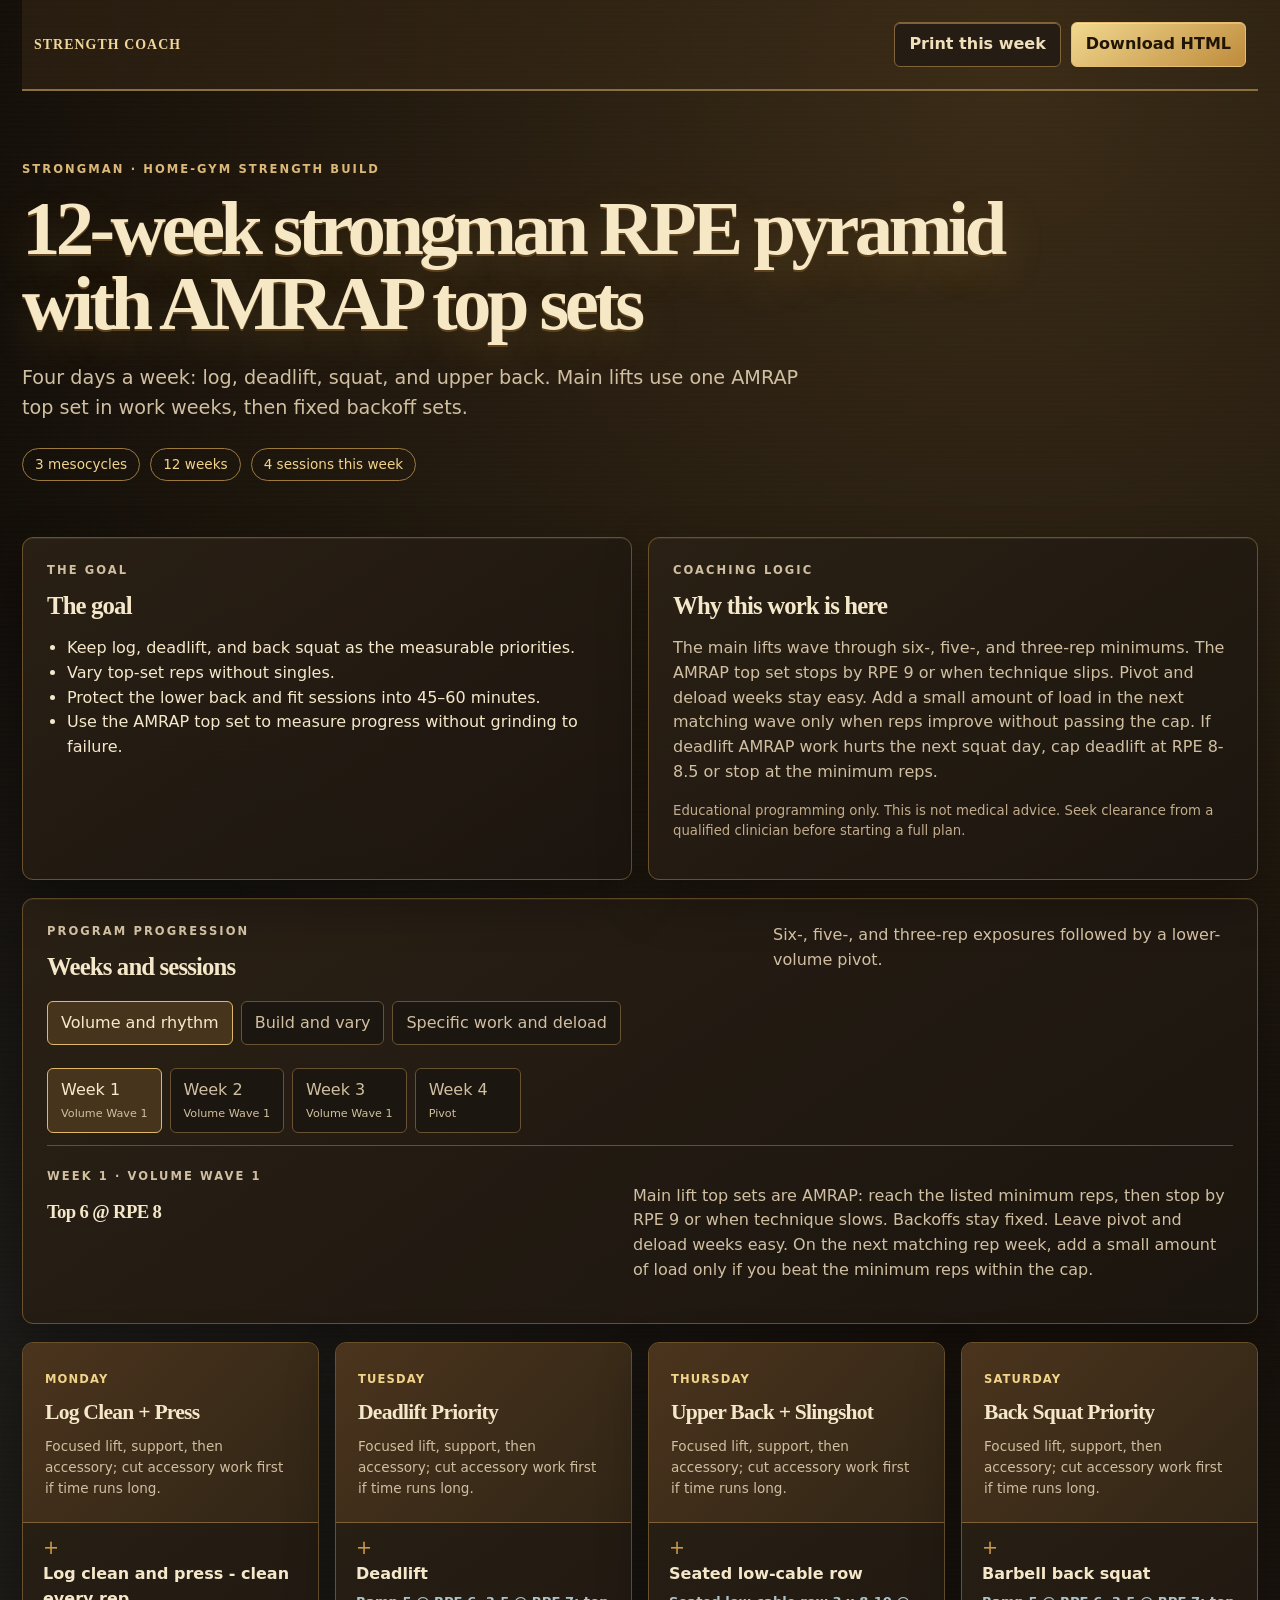
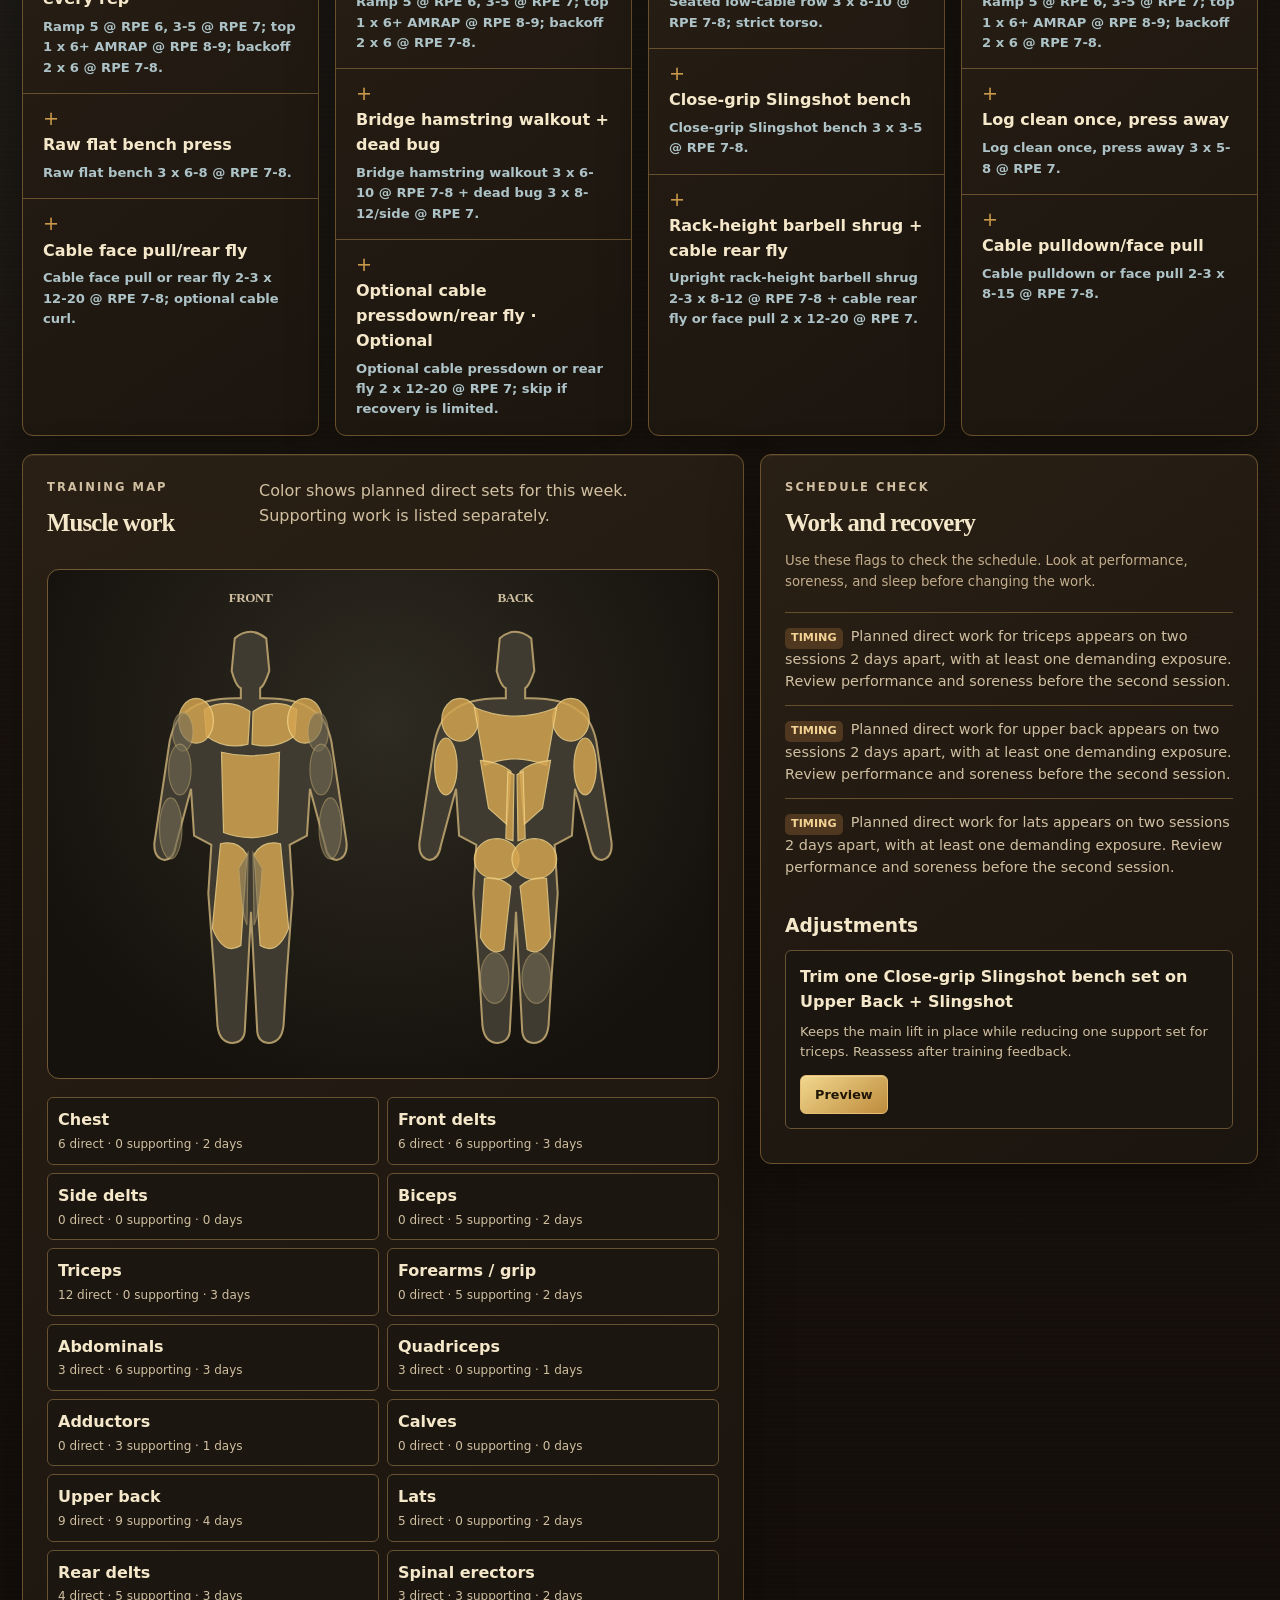
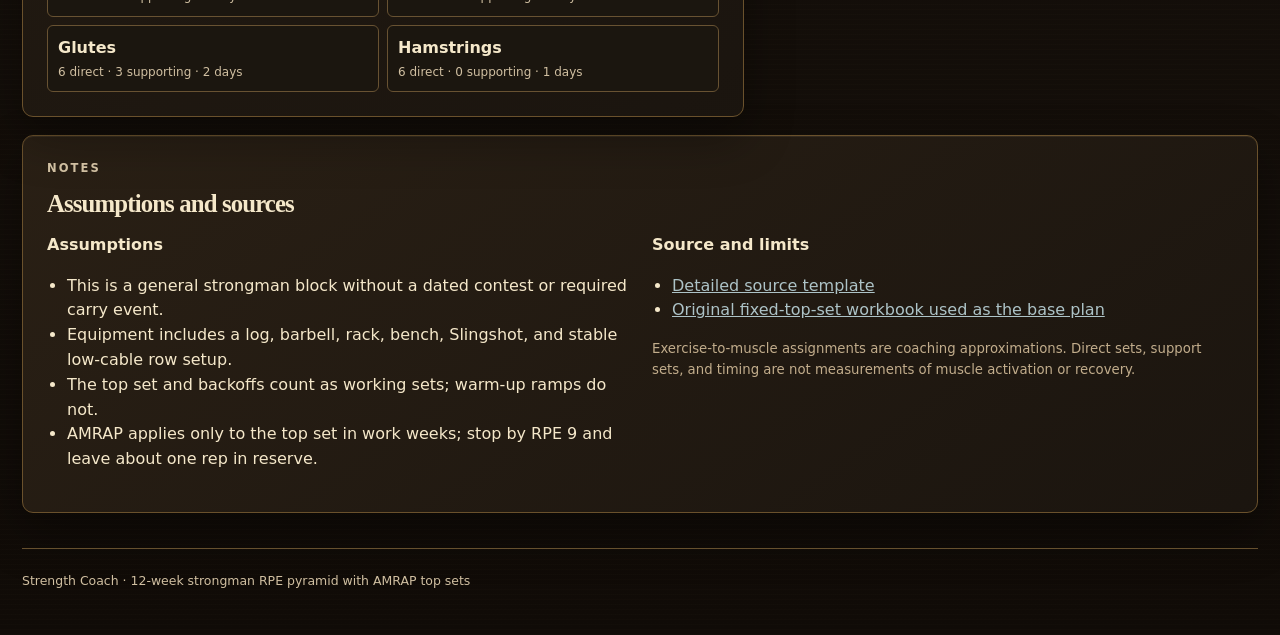
<file: site/plans/current-strongman-rpe-pyramid.html>
<!doctype html>
<html lang="en"><head><meta charset="utf-8"><meta name="viewport" content="width=device-width,initial-scale=1"><meta name="color-scheme" content="dark"><meta name="description" content="Interactive Strength Coach program: Four days a week: log, deadlift, squat, and upper back. Main lifts use one AMRAP top set in work weeks, then fixed backoff sets."><title>12-week strongman RPE pyramid with AMRAP top sets · Strength Coach</title><style>:root{color-scheme:dark;--bg:#100c08;--panel:#201911;--panel2:#302516;--line:#634d2e;--ink:#f5e8ca;--muted:#d0bfa1;--accent:#c99a4a;--cool:#adc3c7;--gold:#f1d389;font-family:system-ui,-apple-system,"Segoe UI",sans-serif}*{box-sizing:border-box}html{scroll-behavior:smooth}body{margin:0;background:radial-gradient(circle at 85% 4%,#463019 0,transparent 30%),radial-gradient(circle at 2% 32%,#1d2d36 0,transparent 26%),var(--bg);color:var(--ink);line-height:1.55}button{font:inherit;cursor:pointer}a{color:var(--cool)}button:focus-visible,a:focus-visible,summary:focus-visible{outline:3px solid var(--gold);outline-offset:3px}#app{max-width:1380px;margin:auto;padding:0 22px}.masthead{display:flex;justify-content:space-between;align-items:center;gap:16px;padding:22px 0;border-bottom:1px solid var(--line)}.brand{font-size:.87rem;font-weight:900;letter-spacing:.16em}.brand span{color:var(--accent);margin-left:.5em}.mast-actions{display:flex;gap:10px}.mast-actions button,.suggestion button,.preview-actions button{background:var(--accent);color:#111;border:0;border-radius:8px;padding:9px 14px;font-weight:750}.mast-actions button:first-child,.preview-actions button:last-child{background:var(--panel2);color:var(--ink);border:1px solid var(--line)}.hero{padding:70px 0 38px;max-width:1000px}.eyebrow{text-transform:uppercase;letter-spacing:.18em;color:var(--cool);font-weight:800;font-size:.72rem;margin:0 0 12px}.hero h1{font-size:clamp(2.6rem,6vw,6rem);letter-spacing:-.055em;line-height:.98;margin:0 0 22px;max-width:1000px}.lead{font-size:clamp(1.05rem,1.5vw,1.4rem);max-width:800px;color:var(--muted)}.hero-meta{display:flex;flex-wrap:wrap;gap:10px;margin-top:25px}.hero-meta span{border:1px solid #9e793d;border-radius:100px;padding:5px 12px;color:var(--gold);font-size:.85rem}.context{color:var(--muted);font-size:.88rem}.panel{background:linear-gradient(145deg,rgba(43,33,22,.97),rgba(28,21,14,.96));border:1px solid var(--line);border-radius:18px;padding:24px;box-shadow:0 20px 50px #0003}.panel h2{font-size:1.55rem;line-height:1.15;margin:0 0 14px}.panel h3{margin:0 0 7px}.panel p{color:var(--muted)}.panel ul{padding-left:20px}.intro-grid,.analysis-grid{display:grid;grid-template-columns:1fr 1fr;gap:16px;margin:18px 0}.intro-grid .panel{min-height:230px}.fine{font-size:.83rem;color:#c2ad8c!important}.planner{margin:18px 0}.section-head{display:flex;justify-content:space-between;gap:24px;align-items:start}.section-head>p{max-width:460px;margin:0}.tabs,.week-tabs{display:flex;gap:8px;overflow-x:auto;padding:5px 0 12px;scrollbar-color:#677 #222}.tabs button,.week-tabs button{flex:0 0 auto;border:1px solid var(--line);border-radius:9px;background:#1c160f;color:var(--muted);padding:9px 13px;text-align:left}.tabs button[aria-current="true"],.week-tabs button[aria-current="true"]{border-color:var(--accent);background:#49351b;color:var(--ink)}.week-tabs{margin-top:6px}.week-tabs button{min-width:106px;display:flex;flex-direction:column;gap:2px}.week-tabs small{color:var(--muted);font-size:.7rem}.week-intro{border-top:1px solid var(--line);display:flex;justify-content:space-between;gap:25px;padding-top:22px}.week-intro p:last-child{max-width:600px}.sessions{display:grid;grid-template-columns:repeat(auto-fit,minmax(275px,1fr));gap:16px}.session{padding:0;overflow:hidden}.session-head{padding:23px 22px;border-bottom:1px solid var(--line);background:linear-gradient(140deg,#49351d,#302516)}.session-head span{color:var(--gold);font-weight:800;text-transform:uppercase;letter-spacing:.1em;font-size:.72rem}.session-head h3{font-size:1.35rem;margin-top:5px}.session-head p{margin:0;font-size:.85rem}.exercise{border-bottom:1px solid var(--line)}.exercise:last-child{border-bottom:0}.exercise summary{list-style:none;display:flex;flex-direction:column;gap:5px;padding:15px 20px;cursor:pointer}.exercise summary::-webkit-details-marker{display:none}.exercise summary:before{content:"+";float:right;color:var(--accent);font-size:1.2rem;line-height:1}.exercise[open] summary:before{content:"−"}.exercise summary span{font-weight:730}.exercise summary strong{font-size:.82rem;color:var(--cool)}.exercise-detail{padding:0 20px 16px;font-size:.85rem}.exercise-detail p{margin:7px 0}.exercise-detail b{color:var(--ink)}.analysis-grid{grid-template-columns:minmax(0,1.45fr) minmax(300px,1fr);align-items:start}.body-maps{display:flex;justify-content:center;gap:20px;background:#17130e;border:1px solid var(--line);border-radius:12px;margin:18px 0;padding:18px}.body-view{flex:1;max-width:245px;text-align:center}.body-view h3{font-size:.82rem;text-transform:uppercase;letter-spacing:.15em;color:var(--muted)}.body-view svg{width:100%;height:auto}.silhouette{fill:#3d372b;stroke:#98845f;stroke-width:2}.muscle-shape{fill:#756a4c;stroke:#ac9566;stroke-width:1.2;opacity:.6;transition:fill .2s,opacity .2s;cursor:pointer}.muscle-shape.trained{fill:var(--accent);opacity:.83}.muscle-shape.selected{fill:var(--gold);stroke:#fff;stroke-width:2;opacity:1}.muscle-grid{display:grid;grid-template-columns:repeat(2,minmax(0,1fr));gap:8px}.muscle-grid button{background:#1a150f;color:var(--ink);border:1px solid var(--line);border-radius:8px;text-align:left;padding:10px;display:flex;flex-direction:column;gap:2px}.muscle-grid button[aria-pressed="true"]{border-color:var(--gold);background:#4f3a1d}.muscle-grid span{font-size:.75rem;color:var(--muted)}.selected-detail{border-left:3px solid var(--gold);padding-left:12px;font-size:.87rem}.flags{list-style:none;padding:0!important;margin:20px 0}.flags li{padding:13px 0;border-top:1px solid var(--line);color:var(--muted);font-size:.9rem}.flags span{display:inline-block;background:#56351c;color:#f2d299;border-radius:5px;padding:2px 6px;margin-right:8px;font-size:.7rem;text-transform:uppercase;font-weight:800}.flags li:has(span:first-child){line-height:1.5}.clear{border-left:3px solid var(--cool);padding:10px 12px;background:#1a3037}.suggestion{border:1px solid var(--line);background:#201911;border-radius:10px;padding:14px;margin:10px 0}.suggestion h3{font-size:1rem}.suggestion p{font-size:.82rem;margin:0 0 12px}.suggestion button{font-size:.8rem}.preview{border:1px solid var(--gold);background:#3f321c;border-radius:10px;padding:16px;margin-top:16px}.preview p{font-size:.86rem}.preview-actions{display:flex;gap:8px;flex-wrap:wrap}.endnotes{margin:18px 0 35px}.endnotes-grid{display:grid;grid-template-columns:1fr 1fr;gap:24px}.endnotes h3{font-size:1rem}footer{padding:22px 0 45px;color:var(--muted);font-size:.78rem;border-top:1px solid var(--line)}@media(max-width:900px){.analysis-grid,.intro-grid{grid-template-columns:1fr}.section-head,.week-intro{display:block}.section-head>p,.week-intro p:last-child{max-width:none}.hero{padding-top:42px}}@media(max-width:560px){#app{padding:0 14px}.masthead{align-items:start;flex-direction:column}.mast-actions{width:100%}.mast-actions button{flex:1}.panel{padding:18px}.sessions{grid-template-columns:1fr}.body-maps{gap:4px;padding:9px}.muscle-grid{grid-template-columns:1fr}.endnotes-grid{grid-template-columns:1fr}.hero h1{font-size:2.7rem}}@media print{*{color:#111!important;box-shadow:none!important}body{background:#fff!important}#app{max-width:none;padding:0}.mast-actions,.tabs,.week-tabs,.suggestion button,.preview,.muscle-grid button{display:none!important}.hero{padding:22px 0}.panel,.session{break-inside:avoid;background:#fff!important;border-color:#aaa}.sessions{display:block}.session{margin:12px 0}.exercise{break-inside:avoid}.exercise-detail{display:block}.body-maps{background:#fff}.muscle-shape.trained{fill:#777}.endnotes{break-before:page}}
@media(prefers-reduced-motion:reduce){html{scroll-behavior:auto}.muscle-shape{transition:none}}

/* Azeroth-inspired document finish: weathered stone, parchment, and brass. */
:root{--bg:#100c08;--panel:#231b12;--panel2:#302516;--line:#66502e;--ink:#f5e8ca;--muted:#d0bfa1;--accent:#c99a4a;--cool:#adc3c7;--gold:#f1d389}
body{background:radial-gradient(circle at 79% 2%,rgba(191,142,69,.24),transparent 29%),radial-gradient(circle at 7% 36%,rgba(71,103,121,.13),transparent 30%),repeating-linear-gradient(0deg,rgba(241,211,137,.012) 0 1px,transparent 1px 5px),linear-gradient(180deg,#100c08,#1a140e 50%,#100b07)}
.masthead{border-bottom:2px double #8d703f;background:linear-gradient(90deg,rgba(74,52,27,.35),transparent);padding-inline:12px}
.brand{font-family:Georgia,Cambria,serif;font-weight:700;color:#f0d69a;letter-spacing:.075em}
.brand span{color:#b9cbd0}
.hero h1,.panel h2,.week-intro h3,.session-head h3,.body-view h3{font-family:Georgia,Cambria,"Times New Roman",serif;letter-spacing:-.035em}
.hero h1{color:#f6e7c5;letter-spacing:-.06em;text-shadow:0 2px #5e421e,0 15px 42px rgba(202,155,71,.21)}
.eyebrow{color:#dcb878}
.panel{background:linear-gradient(145deg,rgba(42,32,21,.98),rgba(27,21,15,.98));border-color:#6a512c;border-radius:11px;box-shadow:inset 0 1px rgba(248,227,178,.08),0 20px 50px #0005}
.session-head{background:linear-gradient(135deg,#4b341d,#302516);border-bottom-color:#806038}
.body-maps{background:radial-gradient(circle at 50% 30%,#2e2b22,#15110c 78%);border-color:#735936}
.silhouette{fill:#403b30;stroke:#ae9868}
.muscle-shape{fill:#736b54;stroke:#b6a16e}.muscle-shape.trained{fill:#d5a550;stroke:#f1d389}.muscle-shape.selected{fill:#a8cada;stroke:#eef8fa}
.mast-actions button,.suggestion button,.preview-actions button{background:linear-gradient(145deg,#f1d88f,#be8b3b);color:#211506;border:1px solid #e6bd73;border-radius:6px;box-shadow:inset 0 1px #fff7ce55}
.mast-actions button:first-child,.preview-actions button:last-child{background:#251d14;color:#f1dfbb;border-color:#81643c}
.tabs button,.week-tabs button,.muscle-grid button,.suggestion{border-color:#685232;background:#1b160f;border-radius:6px}
.tabs button[aria-current="true"],.week-tabs button[aria-current="true"],.muscle-grid button[aria-pressed="true"]{border-color:#e0b86a;background:#47341c;color:#f8eac9}
.flags span{background:#503820;color:#f2d393}.clear{background:#1b3038;border-left-color:#a8c8d0}
.preview{background:#392d1b;border-color:#d7ae65}
@media print{.hero h1{text-shadow:none}.panel{box-shadow:none}}
</style></head>
<body><div id="app"><p>Loading your program…</p></div><noscript><p>This document needs JavaScript to show its interactive program. Enable JavaScript or use the companion workbook.</p></noscript><script id="program-data" type="application/json">{"schemaVersion":1,"id":"strongman-rpe-pyramid-amrap","title":"12-week strongman RPE pyramid with AMRAP top sets","sport":"Strongman","objective":"Home-gym strength build","summary":"Four days a week: log, deadlift, squat, and upper back. Main lifts use one AMRAP top set in work weeks, then fixed backoff sets.","rationale":"The main lifts wave through six-, five-, and three-rep minimums. The AMRAP top set stops by RPE 9 or when technique slips. Pivot and deload weeks stay easy. Add a small amount of load in the next matching wave only when reps improve without passing the cap. If deadlift AMRAP work hurts the next squat day, cap deadlift at RPE 8-8.5 or stop at the minimum reps.","goals":["Keep log, deadlift, and back squat as the measurable priorities.","Vary top-set reps without singles.","Protect the lower back and fit sessions into 45–60 minutes.","Use the AMRAP top set to measure progress without grinding to failure."],"priorityMuscles":["upper-back","hamstrings","quads"],"maxExercisesPerDay":4,"assumptions":["This is a general strongman block without a dated contest or required carry event.","Equipment includes a log, barbell, rack, bench, Slingshot, and stable low-cable row setup.","The top set and backoffs count as working sets; warm-up ramps do not.","AMRAP applies only to the top set in work weeks; stop by RPE 9 and leave about one rep in reserve."],"sources":[{"label":"Detailed source template","url":"https://github.com/ryeceps/strength-coach/blob/main/templates/strongman/strongman-rpe-pyramid-four-day.md"},{"label":"Original fixed-top-set workbook used as the base plan","url":"https://github.com/ryeceps/strength-coach/blob/main/assets/generated-programs/12_week_strongman_4_day_rpe_pyramid_program.xlsx"}],"mesocycles":[{"title":"Volume and rhythm","focus":"Volume and rhythm","rationale":"Six-, five-, and three-rep exposures followed by a lower-volume pivot.","weeks":[{"number":1,"phase":"Volume Wave 1","focus":"Top 6 @ RPE 8","note":"Main lift top sets are AMRAP: reach the listed minimum reps, then stop by RPE 9 or when technique slows. Backoffs stay fixed. Leave pivot and deload weeks easy. On the next matching rep week, add a small amount of load only if you beat the minimum reps within the cap.","days":[{"weekday":0,"title":"Log Clean + Press","focus":"Focused lift, support, then accessory; cut accessory work first if time runs long.","exercises":[{"name":"Log clean and press - clean every rep","prescription":"Ramp 5 @ RPE 6, 3-5 @ RPE 7; top 1 x 6+ AMRAP @ RPE 8-9; backoff 2 x 6 @ RPE 7-8.","sets":3,"primaryMuscles":["front-delts","triceps"],"secondaryMuscles":["upper-back","abs"],"reason":"Practice the clean and press with the contest implement.","rpe":9,"note":"Clean every rep. Top set is RPE-capped; lower load for backoffs. No singles. AMRAP only on the top set: start with a load that puts the minimum reps near the listed RPE; stop by RPE 9 or when form breaks. If you miss the minimum, reduce load next time. Backoffs are fixed.","cue":"Brace before the press and keep the implement close through the clean.","alternatives":["Axle clean and press when the log is unavailable"]},{"name":"Raw flat bench press","prescription":"Raw flat bench 3 x 6-8 @ RPE 7-8.","sets":3,"primaryMuscles":["chest","triceps"],"secondaryMuscles":["front-delts"],"reason":"Build the bench without taking work away from the event lift.","rpe":8,"note":"Bench raw after log. Keep enough in reserve for Day 3 and Day 4 pressing."},{"name":"Cable face pull/rear fly","prescription":"Cable face pull or rear fly 2-3 x 12-20 @ RPE 7-8; optional cable curl.","sets":2,"primaryMuscles":["rear-delts","upper-back"],"secondaryMuscles":[],"reason":"Train the rear delts. Cut this first if time is short.","rpe":8,"note":"Use the single-stack pulley; cut this slot first if time runs long."}]},{"weekday":1,"title":"Deadlift Priority","focus":"Focused lift, support, then accessory; cut accessory work first if time runs long.","exercises":[{"name":"Deadlift","prescription":"Ramp 5 @ RPE 6, 3-5 @ RPE 7; top 1 x 6+ AMRAP @ RPE 8-9; backoff 2 x 6 @ RPE 7-8.","sets":3,"primaryMuscles":["glutes","hamstrings","spinal-erectors"],"secondaryMuscles":["upper-back","forearms"],"reason":"Pull heavy. Keep the deadlift moving.","rpe":9,"note":"Top set is RPE-capped. Preserve lower-back recovery for Day 4; no singles. AMRAP only on the top set: start with a load that puts the minimum reps near the listed RPE; stop by RPE 9 or when form breaks. If you miss the minimum, reduce load next time. Backoffs are fixed. If this blunts the next squat day, stop at RPE 8-8.5 or at the minimum reps.","cue":"Set the brace and keep the bar path close; stop when positions deteriorate.","alternatives":["Trap-bar deadlift when the setup or tolerance requires it"]},{"name":"Bridge hamstring walkout + dead bug","prescription":"Bridge hamstring walkout 3 x 6-10 @ RPE 7-8 + dead bug 3 x 8-12/side @ RPE 7.","sets":3,"primaryMuscles":["hamstrings","abs"],"secondaryMuscles":["glutes"],"reason":"Train the hamstrings without another heavy pull from the floor.","rpe":8,"note":"No loaded hinge after deadlift. Shorten the walkout if the full version is too hard."},{"name":"Optional cable pressdown/rear fly","prescription":"Optional cable pressdown or rear fly 2 x 12-20 @ RPE 7; skip if recovery is limited.","sets":2,"primaryMuscles":["triceps","rear-delts"],"secondaryMuscles":["upper-back"],"reason":"Train the rear delts. Cut this first if time is short.","optional":true,"rpe":7,"note":"Optional low-fatigue cable work; skip if recovery is limited."}]},{"weekday":3,"title":"Upper Back + Slingshot","focus":"Focused lift, support, then accessory; cut accessory work first if time runs long.","exercises":[{"name":"Seated low-cable row","prescription":"Seated low-cable row 3 x 8-10 @ RPE 7-8; strict torso.","sets":3,"primaryMuscles":["upper-back","lats"],"secondaryMuscles":["biceps","rear-delts"],"reason":"Build the upper back for pressing and carries.","rpe":8,"note":"Brace feet on a fixed rack crossmember or mounted footplate, never loose equipment. Stay upright; stop if low back limits the set.","cue":"Brace the feet on a fixed support and pull without rocking the torso.","alternatives":["Supported one-arm cable row if no stable foot brace exists"]},{"name":"Close-grip Slingshot bench","prescription":"Close-grip Slingshot bench 3 x 3-5 @ RPE 7-8.","sets":3,"primaryMuscles":["chest","triceps"],"secondaryMuscles":["front-delts"],"reason":"Add close-grip press work after the upper-back work.","rpe":8,"note":"Assisted RPE only; do not compare load with raw bench. No max test.","cue":"Judge effort on the assisted lift rather than comparing its load with raw bench."},{"name":"Rack-height barbell shrug + cable rear fly","prescription":"Upright rack-height barbell shrug 2-3 x 8-12 @ RPE 7-8 + cable rear fly or face pull 2 x 12-20 @ RPE 7.","sets":2,"primaryMuscles":["upper-back","rear-delts"],"secondaryMuscles":["forearms"],"reason":"Train the rear delts. Cut this first if time is short.","rpe":8,"note":"Start bar at thigh height and stay upright. Omit shrugs if the low back is taxed."}]},{"weekday":5,"title":"Back Squat Priority","focus":"Focused lift, support, then accessory; cut accessory work first if time runs long.","exercises":[{"name":"Barbell back squat","prescription":"Ramp 5 @ RPE 6, 3-5 @ RPE 7; top 1 x 6+ AMRAP @ RPE 8-9; backoff 2 x 6 @ RPE 7-8.","sets":3,"primaryMuscles":["quads","glutes"],"secondaryMuscles":["adductors","spinal-erectors"],"reason":"Make the squat a main lift and track it each week.","rpe":9,"note":"Use your normal stance and bar position. Top set is RPE-capped; no singles. AMRAP only on the top set: start with a load that puts the minimum reps near the listed RPE; stop by RPE 9 or when form breaks. If you miss the minimum, reduce load next time. Backoffs are fixed.","cue":"Use the normal stance and depth; maintain the brace out of the bottom.","alternatives":["Safety-bar squat if the bar position is not tolerated"]},{"name":"Log clean once, press away","prescription":"Log clean once, press away 3 x 5-8 @ RPE 7.","sets":3,"primaryMuscles":["front-delts","triceps"],"secondaryMuscles":["upper-back","abs"],"reason":"Get more press work without another full clean on every rep.","rpe":7,"note":"Clean once per set, then press away. Technique volume lighter than Day 1.","cue":"Brace before the press and keep the implement close through the clean.","alternatives":["Axle clean and press when the log is unavailable"]},{"name":"Cable pulldown/face pull","prescription":"Cable pulldown or face pull 2-3 x 8-15 @ RPE 7-8.","sets":2,"primaryMuscles":["upper-back","lats"],"secondaryMuscles":["biceps","rear-delts"],"reason":"Build the upper back for pressing and carries.","rpe":8,"note":"Use the high pulley if available; face pulls work at a suitable cable height."}]}]},{"number":2,"phase":"Volume Wave 1","focus":"Top 5 @ RPE 8.5","note":"Main lift top sets are AMRAP: reach the listed minimum reps, then stop by RPE 9 or when technique slows. Backoffs stay fixed. Leave pivot and deload weeks easy. On the next matching rep week, add a small amount of load only if you beat the minimum reps within the cap.","days":[{"weekday":0,"title":"Log Clean + Press","focus":"Focused lift, support, then accessory; cut accessory work first if time runs long.","exercises":[{"name":"Log clean and press - clean every rep","prescription":"Ramp 5 @ RPE 6, 3-5 @ RPE 7; top 1 x 5+ AMRAP @ RPE 8.5-9; backoff 2 x 5 @ RPE 7-8.","sets":3,"primaryMuscles":["front-delts","triceps"],"secondaryMuscles":["upper-back","abs"],"reason":"Practice the clean and press with the contest implement.","rpe":9,"note":"Clean every rep. Top set is RPE-capped; lower load for backoffs. No singles. AMRAP only on the top set: start with a load that puts the minimum reps near the listed RPE; stop by RPE 9 or when form breaks. If you miss the minimum, reduce load next time. Backoffs are fixed.","cue":"Brace before the press and keep the implement close through the clean.","alternatives":["Axle clean and press when the log is unavailable"]},{"name":"Raw flat bench press","prescription":"Raw flat bench 3 x 6-8 @ RPE 7-8.","sets":3,"primaryMuscles":["chest","triceps"],"secondaryMuscles":["front-delts"],"reason":"Build the bench without taking work away from the event lift.","rpe":8,"note":"Bench raw after log. Keep enough in reserve for Day 3 and Day 4 pressing."},{"name":"Cable face pull/rear fly","prescription":"Cable face pull or rear fly 2-3 x 12-20 @ RPE 7-8; optional cable curl.","sets":2,"primaryMuscles":["rear-delts","upper-back"],"secondaryMuscles":[],"reason":"Train the rear delts. Cut this first if time is short.","rpe":8,"note":"Use the single-stack pulley; cut this slot first if time runs long."}]},{"weekday":1,"title":"Deadlift Priority","focus":"Focused lift, support, then accessory; cut accessory work first if time runs long.","exercises":[{"name":"Deadlift","prescription":"Ramp 5 @ RPE 6, 3-5 @ RPE 7; top 1 x 5+ AMRAP @ RPE 8.5-9; backoff 2 x 5 @ RPE 7-8.","sets":3,"primaryMuscles":["glutes","hamstrings","spinal-erectors"],"secondaryMuscles":["upper-back","forearms"],"reason":"Pull heavy. Keep the deadlift moving.","rpe":9,"note":"Top set is RPE-capped. Preserve lower-back recovery for Day 4; no singles. AMRAP only on the top set: start with a load that puts the minimum reps near the listed RPE; stop by RPE 9 or when form breaks. If you miss the minimum, reduce load next time. Backoffs are fixed. If this blunts the next squat day, stop at RPE 8-8.5 or at the minimum reps.","cue":"Set the brace and keep the bar path close; stop when positions deteriorate.","alternatives":["Trap-bar deadlift when the setup or tolerance requires it"]},{"name":"Bridge hamstring walkout + dead bug","prescription":"Bridge hamstring walkout 3 x 6-10 @ RPE 7-8 + dead bug 3 x 8-12/side @ RPE 7.","sets":3,"primaryMuscles":["hamstrings","abs"],"secondaryMuscles":["glutes"],"reason":"Train the hamstrings without another heavy pull from the floor.","rpe":8,"note":"No loaded hinge after deadlift. Shorten the walkout if the full version is too hard."},{"name":"Optional cable pressdown/rear fly","prescription":"Optional cable pressdown or rear fly 2 x 12-20 @ RPE 7; skip if recovery is limited.","sets":2,"primaryMuscles":["triceps","rear-delts"],"secondaryMuscles":["upper-back"],"reason":"Train the rear delts. Cut this first if time is short.","optional":true,"rpe":7,"note":"Optional low-fatigue cable work; skip if recovery is limited."}]},{"weekday":3,"title":"Upper Back + Slingshot","focus":"Focused lift, support, then accessory; cut accessory work first if time runs long.","exercises":[{"name":"Seated low-cable row","prescription":"Seated low-cable row 3 x 8-10 @ RPE 7-8; strict torso.","sets":3,"primaryMuscles":["upper-back","lats"],"secondaryMuscles":["biceps","rear-delts"],"reason":"Build the upper back for pressing and carries.","rpe":8,"note":"Brace feet on a fixed rack crossmember or mounted footplate, never loose equipment. Stay upright; stop if low back limits the set.","cue":"Brace the feet on a fixed support and pull without rocking the torso.","alternatives":["Supported one-arm cable row if no stable foot brace exists"]},{"name":"Close-grip Slingshot bench","prescription":"Close-grip Slingshot bench 3 x 3-5 @ RPE 7-8.","sets":3,"primaryMuscles":["chest","triceps"],"secondaryMuscles":["front-delts"],"reason":"Add close-grip press work after the upper-back work.","rpe":8,"note":"Assisted RPE only; do not compare load with raw bench. No max test.","cue":"Judge effort on the assisted lift rather than comparing its load with raw bench."},{"name":"Rack-height barbell shrug + cable rear fly","prescription":"Upright rack-height barbell shrug 2-3 x 8-12 @ RPE 7-8 + cable rear fly or face pull 2 x 12-20 @ RPE 7.","sets":2,"primaryMuscles":["upper-back","rear-delts"],"secondaryMuscles":["forearms"],"reason":"Train the rear delts. Cut this first if time is short.","rpe":8,"note":"Start bar at thigh height and stay upright. Omit shrugs if the low back is taxed."}]},{"weekday":5,"title":"Back Squat Priority","focus":"Focused lift, support, then accessory; cut accessory work first if time runs long.","exercises":[{"name":"Barbell back squat","prescription":"Ramp 5 @ RPE 6, 3-5 @ RPE 7; top 1 x 5+ AMRAP @ RPE 8.5-9; backoff 2 x 5 @ RPE 7-8.","sets":3,"primaryMuscles":["quads","glutes"],"secondaryMuscles":["adductors","spinal-erectors"],"reason":"Make the squat a main lift and track it each week.","rpe":9,"note":"Use your normal stance and bar position. Top set is RPE-capped; no singles. AMRAP only on the top set: start with a load that puts the minimum reps near the listed RPE; stop by RPE 9 or when form breaks. If you miss the minimum, reduce load next time. Backoffs are fixed.","cue":"Use the normal stance and depth; maintain the brace out of the bottom.","alternatives":["Safety-bar squat if the bar position is not tolerated"]},{"name":"Log clean once, press away","prescription":"Log clean once, press away 3 x 5-8 @ RPE 7.","sets":3,"primaryMuscles":["front-delts","triceps"],"secondaryMuscles":["upper-back","abs"],"reason":"Get more press work without another full clean on every rep.","rpe":7,"note":"Clean once per set, then press away. Technique volume lighter than Day 1.","cue":"Brace before the press and keep the implement close through the clean.","alternatives":["Axle clean and press when the log is unavailable"]},{"name":"Cable pulldown/face pull","prescription":"Cable pulldown or face pull 2-3 x 8-15 @ RPE 7-8.","sets":2,"primaryMuscles":["upper-back","lats"],"secondaryMuscles":["biceps","rear-delts"],"reason":"Build the upper back for pressing and carries.","rpe":8,"note":"Use the high pulley if available; face pulls work at a suitable cable height."}]}]},{"number":3,"phase":"Volume Wave 1","focus":"Top 3 @ RPE 9","note":"Main lift top sets are AMRAP: reach the listed minimum reps, then stop by RPE 9 or when technique slows. Backoffs stay fixed. Leave pivot and deload weeks easy. On the next matching rep week, add a small amount of load only if you beat the minimum reps within the cap.","days":[{"weekday":0,"title":"Log Clean + Press","focus":"Focused lift, support, then accessory; cut accessory work first if time runs long.","exercises":[{"name":"Log clean and press - clean every rep","prescription":"Ramp 5 @ RPE 6, 3 @ RPE 7, 3 @ RPE 8; top 1 x 3+ AMRAP @ RPE 9 cap; backoff 2 x 3 @ RPE 7-8.","sets":3,"primaryMuscles":["front-delts","triceps"],"secondaryMuscles":["upper-back","abs"],"reason":"Practice the clean and press with the contest implement.","rpe":9,"note":"Clean every rep. Top set is RPE-capped; lower load for backoffs. No singles. AMRAP only on the top set: start with a load that puts the minimum reps near the listed RPE; stop by RPE 9 or when form breaks. If you miss the minimum, reduce load next time. Backoffs are fixed.","cue":"Brace before the press and keep the implement close through the clean.","alternatives":["Axle clean and press when the log is unavailable"]},{"name":"Raw flat bench press","prescription":"Raw flat bench 3 x 6-8 @ RPE 7-8.","sets":3,"primaryMuscles":["chest","triceps"],"secondaryMuscles":["front-delts"],"reason":"Build the bench without taking work away from the event lift.","rpe":8,"note":"Bench raw after log. Keep enough in reserve for Day 3 and Day 4 pressing."},{"name":"Cable face pull/rear fly","prescription":"Cable face pull or rear fly 2-3 x 12-20 @ RPE 7-8; optional cable curl.","sets":2,"primaryMuscles":["rear-delts","upper-back"],"secondaryMuscles":[],"reason":"Train the rear delts. Cut this first if time is short.","rpe":8,"note":"Use the single-stack pulley; cut this slot first if time runs long."}]},{"weekday":1,"title":"Deadlift Priority","focus":"Focused lift, support, then accessory; cut accessory work first if time runs long.","exercises":[{"name":"Deadlift","prescription":"Ramp 5 @ RPE 6, 3 @ RPE 7, 3 @ RPE 8; top 1 x 3+ AMRAP @ RPE 9 cap; backoff 2 x 3 @ RPE 7-8.","sets":3,"primaryMuscles":["glutes","hamstrings","spinal-erectors"],"secondaryMuscles":["upper-back","forearms"],"reason":"Pull heavy. Keep the deadlift moving.","rpe":9,"note":"Top set is RPE-capped. Preserve lower-back recovery for Day 4; no singles. AMRAP only on the top set: start with a load that puts the minimum reps near the listed RPE; stop by RPE 9 or when form breaks. If you miss the minimum, reduce load next time. Backoffs are fixed. If this blunts the next squat day, stop at RPE 8-8.5 or at the minimum reps.","cue":"Set the brace and keep the bar path close; stop when positions deteriorate.","alternatives":["Trap-bar deadlift when the setup or tolerance requires it"]},{"name":"Bridge hamstring walkout + dead bug","prescription":"Bridge hamstring walkout 3 x 6-10 @ RPE 7-8 + dead bug 3 x 8-12/side @ RPE 7.","sets":3,"primaryMuscles":["hamstrings","abs"],"secondaryMuscles":["glutes"],"reason":"Train the hamstrings without another heavy pull from the floor.","rpe":8,"note":"No loaded hinge after deadlift. Shorten the walkout if the full version is too hard."},{"name":"Optional cable pressdown/rear fly","prescription":"Optional cable pressdown or rear fly 2 x 12-20 @ RPE 7; skip if recovery is limited.","sets":2,"primaryMuscles":["triceps","rear-delts"],"secondaryMuscles":["upper-back"],"reason":"Train the rear delts. Cut this first if time is short.","optional":true,"rpe":7,"note":"Optional low-fatigue cable work; skip if recovery is limited."}]},{"weekday":3,"title":"Upper Back + Slingshot","focus":"Focused lift, support, then accessory; cut accessory work first if time runs long.","exercises":[{"name":"Seated low-cable row","prescription":"Seated low-cable row 3 x 8-10 @ RPE 7-8; strict torso.","sets":3,"primaryMuscles":["upper-back","lats"],"secondaryMuscles":["biceps","rear-delts"],"reason":"Build the upper back for pressing and carries.","rpe":8,"note":"Brace feet on a fixed rack crossmember or mounted footplate, never loose equipment. Stay upright; stop if low back limits the set.","cue":"Brace the feet on a fixed support and pull without rocking the torso.","alternatives":["Supported one-arm cable row if no stable foot brace exists"]},{"name":"Close-grip Slingshot bench","prescription":"Close-grip Slingshot bench 3 x 3-5 @ RPE 7-8.","sets":3,"primaryMuscles":["chest","triceps"],"secondaryMuscles":["front-delts"],"reason":"Add close-grip press work after the upper-back work.","rpe":8,"note":"Assisted RPE only; do not compare load with raw bench. No max test.","cue":"Judge effort on the assisted lift rather than comparing its load with raw bench."},{"name":"Rack-height barbell shrug + cable rear fly","prescription":"Upright rack-height barbell shrug 2-3 x 8-12 @ RPE 7-8 + cable rear fly or face pull 2 x 12-20 @ RPE 7.","sets":2,"primaryMuscles":["upper-back","rear-delts"],"secondaryMuscles":["forearms"],"reason":"Train the rear delts. Cut this first if time is short.","rpe":8,"note":"Start bar at thigh height and stay upright. Omit shrugs if the low back is taxed."}]},{"weekday":5,"title":"Back Squat Priority","focus":"Focused lift, support, then accessory; cut accessory work first if time runs long.","exercises":[{"name":"Barbell back squat","prescription":"Ramp 5 @ RPE 6, 3 @ RPE 7, 3 @ RPE 8; top 1 x 3+ AMRAP @ RPE 9 cap; backoff 2 x 3 @ RPE 7-8.","sets":3,"primaryMuscles":["quads","glutes"],"secondaryMuscles":["adductors","spinal-erectors"],"reason":"Make the squat a main lift and track it each week.","rpe":9,"note":"Use your normal stance and bar position. Top set is RPE-capped; no singles. AMRAP only on the top set: start with a load that puts the minimum reps near the listed RPE; stop by RPE 9 or when form breaks. If you miss the minimum, reduce load next time. Backoffs are fixed.","cue":"Use the normal stance and depth; maintain the brace out of the bottom.","alternatives":["Safety-bar squat if the bar position is not tolerated"]},{"name":"Log clean once, press away","prescription":"Log clean once, press away 3 x 5-8 @ RPE 7.","sets":3,"primaryMuscles":["front-delts","triceps"],"secondaryMuscles":["upper-back","abs"],"reason":"Get more press work without another full clean on every rep.","rpe":7,"note":"Clean once per set, then press away. Technique volume lighter than Day 1.","cue":"Brace before the press and keep the implement close through the clean.","alternatives":["Axle clean and press when the log is unavailable"]},{"name":"Cable pulldown/face pull","prescription":"Cable pulldown or face pull 2-3 x 8-15 @ RPE 7-8.","sets":2,"primaryMuscles":["upper-back","lats"],"secondaryMuscles":["biceps","rear-delts"],"reason":"Build the upper back for pressing and carries.","rpe":8,"note":"Use the high pulley if available; face pulls work at a suitable cable height."}]}]},{"number":4,"phase":"Pivot","focus":"Pivot RPE 6-7","note":"Top sets are RPE-capped. Move to the backoff work without chasing a missed number.","days":[{"weekday":0,"title":"Log Clean + Press","focus":"Focused lift, support, then accessory; cut accessory work first if time runs long.","exercises":[{"name":"Log clean and press - clean every rep","prescription":"2 x 5 @ RPE 6-7; no top set.","sets":2,"primaryMuscles":["front-delts","triceps"],"secondaryMuscles":["upper-back","abs"],"reason":"Practice the clean and press with the contest implement.","rpe":7,"note":"Clean every rep. Top set is RPE-capped; lower load for backoffs. No singles.","cue":"Brace before the press and keep the implement close through the clean.","alternatives":["Axle clean and press when the log is unavailable"]},{"name":"Raw flat bench press","prescription":"Raw flat bench 2 x 5 @ RPE 6-7.","sets":2,"primaryMuscles":["chest","triceps"],"secondaryMuscles":["front-delts"],"reason":"Build the bench without taking work away from the event lift.","rpe":7,"note":"Bench raw after log. Keep enough in reserve for Day 3 and Day 4 pressing."},{"name":"Cable face pull/rear fly","prescription":"Cable face pull or rear fly 1-2 x 12-15 @ RPE 6-7.","sets":1,"primaryMuscles":["rear-delts","upper-back"],"secondaryMuscles":[],"reason":"Train the rear delts. Cut this first if time is short.","rpe":7,"note":"Use the single-stack pulley; cut this slot first if time runs long."}]},{"weekday":1,"title":"Deadlift Priority","focus":"Focused lift, support, then accessory; cut accessory work first if time runs long.","exercises":[{"name":"Deadlift","prescription":"2 x 5 @ RPE 6-7; no top set.","sets":2,"primaryMuscles":["glutes","hamstrings","spinal-erectors"],"secondaryMuscles":["upper-back","forearms"],"reason":"Pull heavy. Keep the deadlift moving.","rpe":7,"note":"Top set is RPE-capped. Preserve lower-back recovery for Day 4; no singles.","cue":"Set the brace and keep the bar path close; stop when positions deteriorate.","alternatives":["Trap-bar deadlift when the setup or tolerance requires it"]},{"name":"Bridge hamstring walkout + dead bug","prescription":"Bridge hamstring walkout 2 x 6 @ RPE 6-7 + dead bug 2 x 8/side @ RPE 6-7.","sets":2,"primaryMuscles":["hamstrings","abs"],"secondaryMuscles":["glutes"],"reason":"Train the hamstrings without another heavy pull from the floor.","rpe":7,"note":"No loaded hinge after deadlift. Shorten the walkout if the full version is too hard."},{"name":"Optional cable pressdown/rear fly","prescription":"Optional cable pressdown 1 x 12 @ RPE 6.","sets":1,"primaryMuscles":["triceps","rear-delts"],"secondaryMuscles":["upper-back"],"reason":"Train the rear delts. Cut this first if time is short.","optional":true,"rpe":6,"note":"Optional low-fatigue cable work; skip if recovery is limited."}]},{"weekday":3,"title":"Upper Back + Slingshot","focus":"Focused lift, support, then accessory; cut accessory work first if time runs long.","exercises":[{"name":"Seated low-cable row","prescription":"Seated low-cable row 2 x 6-8 @ RPE 6-7; strict torso.","sets":2,"primaryMuscles":["upper-back","lats"],"secondaryMuscles":["biceps","rear-delts"],"reason":"Build the upper back for pressing and carries.","rpe":7,"note":"Brace feet on a fixed rack crossmember or mounted footplate, never loose equipment. Stay upright; stop if low back limits the set.","cue":"Brace the feet on a fixed support and pull without rocking the torso.","alternatives":["Supported one-arm cable row if no stable foot brace exists"]},{"name":"Close-grip Slingshot bench","prescription":"Close-grip Slingshot bench 2 x 3-5 @ RPE 6-7.","sets":2,"primaryMuscles":["chest","triceps"],"secondaryMuscles":["front-delts"],"reason":"Add close-grip press work after the upper-back work.","rpe":7,"note":"Assisted RPE only; do not compare load with raw bench. No max test.","cue":"Judge effort on the assisted lift rather than comparing its load with raw bench."},{"name":"Rack-height barbell shrug + cable rear fly","prescription":"Upright rack-height shrug 1-2 x 8 @ RPE 6-7 + cable rear fly 1 x 12 @ RPE 6-7.","sets":1,"primaryMuscles":["upper-back","rear-delts"],"secondaryMuscles":["forearms"],"reason":"Train the rear delts. Cut this first if time is short.","rpe":7,"note":"Start bar at thigh height and stay upright. Omit shrugs if the low back is taxed."}]},{"weekday":5,"title":"Back Squat Priority","focus":"Focused lift, support, then accessory; cut accessory work first if time runs long.","exercises":[{"name":"Barbell back squat","prescription":"2 x 5 @ RPE 6-7; no top set.","sets":2,"primaryMuscles":["quads","glutes"],"secondaryMuscles":["adductors","spinal-erectors"],"reason":"Make the squat a main lift and track it each week.","rpe":7,"note":"Use your normal stance and bar position. Top set is RPE-capped; no singles.","cue":"Use the normal stance and depth; maintain the brace out of the bottom.","alternatives":["Safety-bar squat if the bar position is not tolerated"]},{"name":"Log clean once, press away","prescription":"Log clean once, press away 2 x 5 @ RPE 6-7.","sets":2,"primaryMuscles":["front-delts","triceps"],"secondaryMuscles":["upper-back","abs"],"reason":"Get more press work without another full clean on every rep.","rpe":7,"note":"Clean once per set, then press away. Technique volume lighter than Day 1.","cue":"Brace before the press and keep the implement close through the clean.","alternatives":["Axle clean and press when the log is unavailable"]},{"name":"Cable pulldown/face pull","prescription":"Cable pulldown or face pull 1-2 x 10 @ RPE 6-7.","sets":1,"primaryMuscles":["upper-back","lats"],"secondaryMuscles":["biceps","rear-delts"],"reason":"Build the upper back for pressing and carries.","rpe":7,"note":"Use the high pulley if available; face pulls work at a suitable cable height."}]}]}]},{"title":"Build and vary","focus":"Build and vary","rationale":"Repeat the wave with progression only when recovery and technique support it.","weeks":[{"number":5,"phase":"Volume Wave 2","focus":"Top 6 @ RPE 8","note":"Main lift top sets are AMRAP: reach the listed minimum reps, then stop by RPE 9 or when technique slows. Backoffs stay fixed. Leave pivot and deload weeks easy. On the next matching rep week, add a small amount of load only if you beat the minimum reps within the cap.","days":[{"weekday":0,"title":"Log Clean + Press","focus":"Focused lift, support, then accessory; cut accessory work first if time runs long.","exercises":[{"name":"Log clean and press - clean every rep","prescription":"Ramp 5 @ RPE 6, 3-5 @ RPE 7; top 1 x 6+ AMRAP @ RPE 8-9; backoff 2 x 6 @ RPE 7-8.","sets":3,"primaryMuscles":["front-delts","triceps"],"secondaryMuscles":["upper-back","abs"],"reason":"Practice the clean and press with the contest implement.","rpe":9,"note":"Clean every rep. Top set is RPE-capped; lower load for backoffs. No singles. AMRAP only on the top set: start with a load that puts the minimum reps near the listed RPE; stop by RPE 9 or when form breaks. If you miss the minimum, reduce load next time. Backoffs are fixed.","cue":"Brace before the press and keep the implement close through the clean.","alternatives":["Axle clean and press when the log is unavailable"]},{"name":"Raw flat bench press","prescription":"Raw flat bench 3 x 6-8 @ RPE 7-8.","sets":3,"primaryMuscles":["chest","triceps"],"secondaryMuscles":["front-delts"],"reason":"Build the bench without taking work away from the event lift.","rpe":8,"note":"Bench raw after log. Keep enough in reserve for Day 3 and Day 4 pressing."},{"name":"Cable face pull/rear fly","prescription":"Cable face pull or rear fly 2-3 x 12-20 @ RPE 7-8; optional cable curl.","sets":2,"primaryMuscles":["rear-delts","upper-back"],"secondaryMuscles":[],"reason":"Train the rear delts. Cut this first if time is short.","rpe":8,"note":"Use the single-stack pulley; cut this slot first if time runs long."}]},{"weekday":1,"title":"Deadlift Priority","focus":"Focused lift, support, then accessory; cut accessory work first if time runs long.","exercises":[{"name":"Deadlift","prescription":"Ramp 5 @ RPE 6, 3-5 @ RPE 7; top 1 x 6+ AMRAP @ RPE 8-9; backoff 2 x 6 @ RPE 7-8.","sets":3,"primaryMuscles":["glutes","hamstrings","spinal-erectors"],"secondaryMuscles":["upper-back","forearms"],"reason":"Pull heavy. Keep the deadlift moving.","rpe":9,"note":"Top set is RPE-capped. Preserve lower-back recovery for Day 4; no singles. AMRAP only on the top set: start with a load that puts the minimum reps near the listed RPE; stop by RPE 9 or when form breaks. If you miss the minimum, reduce load next time. Backoffs are fixed. If this blunts the next squat day, stop at RPE 8-8.5 or at the minimum reps.","cue":"Set the brace and keep the bar path close; stop when positions deteriorate.","alternatives":["Trap-bar deadlift when the setup or tolerance requires it"]},{"name":"Bridge hamstring walkout + dead bug","prescription":"Bridge hamstring walkout 3 x 6-10 @ RPE 7-8 + dead bug 3 x 8-12/side @ RPE 7.","sets":3,"primaryMuscles":["hamstrings","abs"],"secondaryMuscles":["glutes"],"reason":"Train the hamstrings without another heavy pull from the floor.","rpe":8,"note":"No loaded hinge after deadlift. Shorten the walkout if the full version is too hard."},{"name":"Optional cable pressdown/rear fly","prescription":"Optional cable pressdown or rear fly 2 x 12-20 @ RPE 7; skip if recovery is limited.","sets":2,"primaryMuscles":["triceps","rear-delts"],"secondaryMuscles":["upper-back"],"reason":"Train the rear delts. Cut this first if time is short.","optional":true,"rpe":7,"note":"Optional low-fatigue cable work; skip if recovery is limited."}]},{"weekday":3,"title":"Upper Back + Slingshot","focus":"Focused lift, support, then accessory; cut accessory work first if time runs long.","exercises":[{"name":"Seated low-cable row","prescription":"Seated low-cable row 3 x 8-10 @ RPE 7-8; strict torso.","sets":3,"primaryMuscles":["upper-back","lats"],"secondaryMuscles":["biceps","rear-delts"],"reason":"Build the upper back for pressing and carries.","rpe":8,"note":"Brace feet on a fixed rack crossmember or mounted footplate, never loose equipment. Stay upright; stop if low back limits the set.","cue":"Brace the feet on a fixed support and pull without rocking the torso.","alternatives":["Supported one-arm cable row if no stable foot brace exists"]},{"name":"Close-grip Slingshot bench","prescription":"Close-grip Slingshot bench 3 x 3-5 @ RPE 7-8.","sets":3,"primaryMuscles":["chest","triceps"],"secondaryMuscles":["front-delts"],"reason":"Add close-grip press work after the upper-back work.","rpe":8,"note":"Assisted RPE only; do not compare load with raw bench. No max test.","cue":"Judge effort on the assisted lift rather than comparing its load with raw bench."},{"name":"Rack-height barbell shrug + cable rear fly","prescription":"Upright rack-height barbell shrug 2-3 x 8-12 @ RPE 7-8 + cable rear fly or face pull 2 x 12-20 @ RPE 7.","sets":2,"primaryMuscles":["upper-back","rear-delts"],"secondaryMuscles":["forearms"],"reason":"Train the rear delts. Cut this first if time is short.","rpe":8,"note":"Start bar at thigh height and stay upright. Omit shrugs if the low back is taxed."}]},{"weekday":5,"title":"Back Squat Priority","focus":"Focused lift, support, then accessory; cut accessory work first if time runs long.","exercises":[{"name":"Barbell back squat","prescription":"Ramp 5 @ RPE 6, 3-5 @ RPE 7; top 1 x 6+ AMRAP @ RPE 8-9; backoff 2 x 6 @ RPE 7-8.","sets":3,"primaryMuscles":["quads","glutes"],"secondaryMuscles":["adductors","spinal-erectors"],"reason":"Make the squat a main lift and track it each week.","rpe":9,"note":"Use your normal stance and bar position. Top set is RPE-capped; no singles. AMRAP only on the top set: start with a load that puts the minimum reps near the listed RPE; stop by RPE 9 or when form breaks. If you miss the minimum, reduce load next time. Backoffs are fixed.","cue":"Use the normal stance and depth; maintain the brace out of the bottom.","alternatives":["Safety-bar squat if the bar position is not tolerated"]},{"name":"Log clean once, press away","prescription":"Log clean once, press away 3 x 5-8 @ RPE 7.","sets":3,"primaryMuscles":["front-delts","triceps"],"secondaryMuscles":["upper-back","abs"],"reason":"Get more press work without another full clean on every rep.","rpe":7,"note":"Clean once per set, then press away. Technique volume lighter than Day 1.","cue":"Brace before the press and keep the implement close through the clean.","alternatives":["Axle clean and press when the log is unavailable"]},{"name":"Cable pulldown/face pull","prescription":"Cable pulldown or face pull 2-3 x 8-15 @ RPE 7-8.","sets":2,"primaryMuscles":["upper-back","lats"],"secondaryMuscles":["biceps","rear-delts"],"reason":"Build the upper back for pressing and carries.","rpe":8,"note":"Use the high pulley if available; face pulls work at a suitable cable height."}]}]},{"number":6,"phase":"Volume Wave 2","focus":"Top 5 @ RPE 8.5","note":"Main lift top sets are AMRAP: reach the listed minimum reps, then stop by RPE 9 or when technique slows. Backoffs stay fixed. Leave pivot and deload weeks easy. On the next matching rep week, add a small amount of load only if you beat the minimum reps within the cap.","days":[{"weekday":0,"title":"Log Clean + Press","focus":"Focused lift, support, then accessory; cut accessory work first if time runs long.","exercises":[{"name":"Log clean and press - clean every rep","prescription":"Ramp 5 @ RPE 6, 3-5 @ RPE 7; top 1 x 5+ AMRAP @ RPE 8.5-9; backoff 2 x 5 @ RPE 7-8.","sets":3,"primaryMuscles":["front-delts","triceps"],"secondaryMuscles":["upper-back","abs"],"reason":"Practice the clean and press with the contest implement.","rpe":9,"note":"Clean every rep. Top set is RPE-capped; lower load for backoffs. No singles. AMRAP only on the top set: start with a load that puts the minimum reps near the listed RPE; stop by RPE 9 or when form breaks. If you miss the minimum, reduce load next time. Backoffs are fixed.","cue":"Brace before the press and keep the implement close through the clean.","alternatives":["Axle clean and press when the log is unavailable"]},{"name":"Raw flat bench press","prescription":"Raw flat bench 3 x 6-8 @ RPE 7-8.","sets":3,"primaryMuscles":["chest","triceps"],"secondaryMuscles":["front-delts"],"reason":"Build the bench without taking work away from the event lift.","rpe":8,"note":"Bench raw after log. Keep enough in reserve for Day 3 and Day 4 pressing."},{"name":"Cable face pull/rear fly","prescription":"Cable face pull or rear fly 2-3 x 12-20 @ RPE 7-8; optional cable curl.","sets":2,"primaryMuscles":["rear-delts","upper-back"],"secondaryMuscles":[],"reason":"Train the rear delts. Cut this first if time is short.","rpe":8,"note":"Use the single-stack pulley; cut this slot first if time runs long."}]},{"weekday":1,"title":"Deadlift Priority","focus":"Focused lift, support, then accessory; cut accessory work first if time runs long.","exercises":[{"name":"Deadlift","prescription":"Ramp 5 @ RPE 6, 3-5 @ RPE 7; top 1 x 5+ AMRAP @ RPE 8.5-9; backoff 2 x 5 @ RPE 7-8.","sets":3,"primaryMuscles":["glutes","hamstrings","spinal-erectors"],"secondaryMuscles":["upper-back","forearms"],"reason":"Pull heavy. Keep the deadlift moving.","rpe":9,"note":"Top set is RPE-capped. Preserve lower-back recovery for Day 4; no singles. AMRAP only on the top set: start with a load that puts the minimum reps near the listed RPE; stop by RPE 9 or when form breaks. If you miss the minimum, reduce load next time. Backoffs are fixed. If this blunts the next squat day, stop at RPE 8-8.5 or at the minimum reps.","cue":"Set the brace and keep the bar path close; stop when positions deteriorate.","alternatives":["Trap-bar deadlift when the setup or tolerance requires it"]},{"name":"Bridge hamstring walkout + dead bug","prescription":"Bridge hamstring walkout 3 x 6-10 @ RPE 7-8 + dead bug 3 x 8-12/side @ RPE 7.","sets":3,"primaryMuscles":["hamstrings","abs"],"secondaryMuscles":["glutes"],"reason":"Train the hamstrings without another heavy pull from the floor.","rpe":8,"note":"No loaded hinge after deadlift. Shorten the walkout if the full version is too hard."},{"name":"Optional cable pressdown/rear fly","prescription":"Optional cable pressdown or rear fly 2 x 12-20 @ RPE 7; skip if recovery is limited.","sets":2,"primaryMuscles":["triceps","rear-delts"],"secondaryMuscles":["upper-back"],"reason":"Train the rear delts. Cut this first if time is short.","optional":true,"rpe":7,"note":"Optional low-fatigue cable work; skip if recovery is limited."}]},{"weekday":3,"title":"Upper Back + Slingshot","focus":"Focused lift, support, then accessory; cut accessory work first if time runs long.","exercises":[{"name":"Seated low-cable row","prescription":"Seated low-cable row 3 x 8-10 @ RPE 7-8; strict torso.","sets":3,"primaryMuscles":["upper-back","lats"],"secondaryMuscles":["biceps","rear-delts"],"reason":"Build the upper back for pressing and carries.","rpe":8,"note":"Brace feet on a fixed rack crossmember or mounted footplate, never loose equipment. Stay upright; stop if low back limits the set.","cue":"Brace the feet on a fixed support and pull without rocking the torso.","alternatives":["Supported one-arm cable row if no stable foot brace exists"]},{"name":"Close-grip Slingshot bench","prescription":"Close-grip Slingshot bench 3 x 3-5 @ RPE 7-8.","sets":3,"primaryMuscles":["chest","triceps"],"secondaryMuscles":["front-delts"],"reason":"Add close-grip press work after the upper-back work.","rpe":8,"note":"Assisted RPE only; do not compare load with raw bench. No max test.","cue":"Judge effort on the assisted lift rather than comparing its load with raw bench."},{"name":"Rack-height barbell shrug + cable rear fly","prescription":"Upright rack-height barbell shrug 2-3 x 8-12 @ RPE 7-8 + cable rear fly or face pull 2 x 12-20 @ RPE 7.","sets":2,"primaryMuscles":["upper-back","rear-delts"],"secondaryMuscles":["forearms"],"reason":"Train the rear delts. Cut this first if time is short.","rpe":8,"note":"Start bar at thigh height and stay upright. Omit shrugs if the low back is taxed."}]},{"weekday":5,"title":"Back Squat Priority","focus":"Focused lift, support, then accessory; cut accessory work first if time runs long.","exercises":[{"name":"Barbell back squat","prescription":"Ramp 5 @ RPE 6, 3-5 @ RPE 7; top 1 x 5+ AMRAP @ RPE 8.5-9; backoff 2 x 5 @ RPE 7-8.","sets":3,"primaryMuscles":["quads","glutes"],"secondaryMuscles":["adductors","spinal-erectors"],"reason":"Make the squat a main lift and track it each week.","rpe":9,"note":"Use your normal stance and bar position. Top set is RPE-capped; no singles. AMRAP only on the top set: start with a load that puts the minimum reps near the listed RPE; stop by RPE 9 or when form breaks. If you miss the minimum, reduce load next time. Backoffs are fixed.","cue":"Use the normal stance and depth; maintain the brace out of the bottom.","alternatives":["Safety-bar squat if the bar position is not tolerated"]},{"name":"Log clean once, press away","prescription":"Log clean once, press away 3 x 5-8 @ RPE 7.","sets":3,"primaryMuscles":["front-delts","triceps"],"secondaryMuscles":["upper-back","abs"],"reason":"Get more press work without another full clean on every rep.","rpe":7,"note":"Clean once per set, then press away. Technique volume lighter than Day 1.","cue":"Brace before the press and keep the implement close through the clean.","alternatives":["Axle clean and press when the log is unavailable"]},{"name":"Cable pulldown/face pull","prescription":"Cable pulldown or face pull 2-3 x 8-15 @ RPE 7-8.","sets":2,"primaryMuscles":["upper-back","lats"],"secondaryMuscles":["biceps","rear-delts"],"reason":"Build the upper back for pressing and carries.","rpe":8,"note":"Use the high pulley if available; face pulls work at a suitable cable height."}]}]},{"number":7,"phase":"Volume Wave 2","focus":"Top 3 @ RPE 9","note":"Main lift top sets are AMRAP: reach the listed minimum reps, then stop by RPE 9 or when technique slows. Backoffs stay fixed. Leave pivot and deload weeks easy. On the next matching rep week, add a small amount of load only if you beat the minimum reps within the cap.","days":[{"weekday":0,"title":"Log Clean + Press","focus":"Focused lift, support, then accessory; cut accessory work first if time runs long.","exercises":[{"name":"Log clean and press - clean every rep","prescription":"Ramp 5 @ RPE 6, 3 @ RPE 7, 3 @ RPE 8; top 1 x 3+ AMRAP @ RPE 9 cap; backoff 2 x 3 @ RPE 7-8.","sets":3,"primaryMuscles":["front-delts","triceps"],"secondaryMuscles":["upper-back","abs"],"reason":"Practice the clean and press with the contest implement.","rpe":9,"note":"Clean every rep. Top set is RPE-capped; lower load for backoffs. No singles. AMRAP only on the top set: start with a load that puts the minimum reps near the listed RPE; stop by RPE 9 or when form breaks. If you miss the minimum, reduce load next time. Backoffs are fixed.","cue":"Brace before the press and keep the implement close through the clean.","alternatives":["Axle clean and press when the log is unavailable"]},{"name":"Raw flat bench press","prescription":"Raw flat bench 3 x 6-8 @ RPE 7-8.","sets":3,"primaryMuscles":["chest","triceps"],"secondaryMuscles":["front-delts"],"reason":"Build the bench without taking work away from the event lift.","rpe":8,"note":"Bench raw after log. Keep enough in reserve for Day 3 and Day 4 pressing."},{"name":"Cable face pull/rear fly","prescription":"Cable face pull or rear fly 2-3 x 12-20 @ RPE 7-8; optional cable curl.","sets":2,"primaryMuscles":["rear-delts","upper-back"],"secondaryMuscles":[],"reason":"Train the rear delts. Cut this first if time is short.","rpe":8,"note":"Use the single-stack pulley; cut this slot first if time runs long."}]},{"weekday":1,"title":"Deadlift Priority","focus":"Focused lift, support, then accessory; cut accessory work first if time runs long.","exercises":[{"name":"Deadlift","prescription":"Ramp 5 @ RPE 6, 3 @ RPE 7, 3 @ RPE 8; top 1 x 3+ AMRAP @ RPE 9 cap; backoff 2 x 3 @ RPE 7-8.","sets":3,"primaryMuscles":["glutes","hamstrings","spinal-erectors"],"secondaryMuscles":["upper-back","forearms"],"reason":"Pull heavy. Keep the deadlift moving.","rpe":9,"note":"Top set is RPE-capped. Preserve lower-back recovery for Day 4; no singles. AMRAP only on the top set: start with a load that puts the minimum reps near the listed RPE; stop by RPE 9 or when form breaks. If you miss the minimum, reduce load next time. Backoffs are fixed. If this blunts the next squat day, stop at RPE 8-8.5 or at the minimum reps.","cue":"Set the brace and keep the bar path close; stop when positions deteriorate.","alternatives":["Trap-bar deadlift when the setup or tolerance requires it"]},{"name":"Bridge hamstring walkout + dead bug","prescription":"Bridge hamstring walkout 3 x 6-10 @ RPE 7-8 + dead bug 3 x 8-12/side @ RPE 7.","sets":3,"primaryMuscles":["hamstrings","abs"],"secondaryMuscles":["glutes"],"reason":"Train the hamstrings without another heavy pull from the floor.","rpe":8,"note":"No loaded hinge after deadlift. Shorten the walkout if the full version is too hard."},{"name":"Optional cable pressdown/rear fly","prescription":"Optional cable pressdown or rear fly 2 x 12-20 @ RPE 7; skip if recovery is limited.","sets":2,"primaryMuscles":["triceps","rear-delts"],"secondaryMuscles":["upper-back"],"reason":"Train the rear delts. Cut this first if time is short.","optional":true,"rpe":7,"note":"Optional low-fatigue cable work; skip if recovery is limited."}]},{"weekday":3,"title":"Upper Back + Slingshot","focus":"Focused lift, support, then accessory; cut accessory work first if time runs long.","exercises":[{"name":"Seated low-cable row","prescription":"Seated low-cable row 3 x 8-10 @ RPE 7-8; strict torso.","sets":3,"primaryMuscles":["upper-back","lats"],"secondaryMuscles":["biceps","rear-delts"],"reason":"Build the upper back for pressing and carries.","rpe":8,"note":"Brace feet on a fixed rack crossmember or mounted footplate, never loose equipment. Stay upright; stop if low back limits the set.","cue":"Brace the feet on a fixed support and pull without rocking the torso.","alternatives":["Supported one-arm cable row if no stable foot brace exists"]},{"name":"Close-grip Slingshot bench","prescription":"Close-grip Slingshot bench 3 x 3-5 @ RPE 7-8.","sets":3,"primaryMuscles":["chest","triceps"],"secondaryMuscles":["front-delts"],"reason":"Add close-grip press work after the upper-back work.","rpe":8,"note":"Assisted RPE only; do not compare load with raw bench. No max test.","cue":"Judge effort on the assisted lift rather than comparing its load with raw bench."},{"name":"Rack-height barbell shrug + cable rear fly","prescription":"Upright rack-height barbell shrug 2-3 x 8-12 @ RPE 7-8 + cable rear fly or face pull 2 x 12-20 @ RPE 7.","sets":2,"primaryMuscles":["upper-back","rear-delts"],"secondaryMuscles":["forearms"],"reason":"Train the rear delts. Cut this first if time is short.","rpe":8,"note":"Start bar at thigh height and stay upright. Omit shrugs if the low back is taxed."}]},{"weekday":5,"title":"Back Squat Priority","focus":"Focused lift, support, then accessory; cut accessory work first if time runs long.","exercises":[{"name":"Barbell back squat","prescription":"Ramp 5 @ RPE 6, 3 @ RPE 7, 3 @ RPE 8; top 1 x 3+ AMRAP @ RPE 9 cap; backoff 2 x 3 @ RPE 7-8.","sets":3,"primaryMuscles":["quads","glutes"],"secondaryMuscles":["adductors","spinal-erectors"],"reason":"Make the squat a main lift and track it each week.","rpe":9,"note":"Use your normal stance and bar position. Top set is RPE-capped; no singles. AMRAP only on the top set: start with a load that puts the minimum reps near the listed RPE; stop by RPE 9 or when form breaks. If you miss the minimum, reduce load next time. Backoffs are fixed.","cue":"Use the normal stance and depth; maintain the brace out of the bottom.","alternatives":["Safety-bar squat if the bar position is not tolerated"]},{"name":"Log clean once, press away","prescription":"Log clean once, press away 3 x 5-8 @ RPE 7.","sets":3,"primaryMuscles":["front-delts","triceps"],"secondaryMuscles":["upper-back","abs"],"reason":"Get more press work without another full clean on every rep.","rpe":7,"note":"Clean once per set, then press away. Technique volume lighter than Day 1.","cue":"Brace before the press and keep the implement close through the clean.","alternatives":["Axle clean and press when the log is unavailable"]},{"name":"Cable pulldown/face pull","prescription":"Cable pulldown or face pull 2-3 x 8-15 @ RPE 7-8.","sets":2,"primaryMuscles":["upper-back","lats"],"secondaryMuscles":["biceps","rear-delts"],"reason":"Build the upper back for pressing and carries.","rpe":8,"note":"Use the high pulley if available; face pulls work at a suitable cable height."}]}]},{"number":8,"phase":"Pivot","focus":"Pivot RPE 6-7","note":"Top sets are RPE-capped. Move to the backoff work without chasing a missed number.","days":[{"weekday":0,"title":"Log Clean + Press","focus":"Focused lift, support, then accessory; cut accessory work first if time runs long.","exercises":[{"name":"Log clean and press - clean every rep","prescription":"2 x 4 @ RPE 6-7; no top set.","sets":2,"primaryMuscles":["front-delts","triceps"],"secondaryMuscles":["upper-back","abs"],"reason":"Practice the clean and press with the contest implement.","rpe":7,"note":"Clean every rep. Top set is RPE-capped; lower load for backoffs. No singles.","cue":"Brace before the press and keep the implement close through the clean.","alternatives":["Axle clean and press when the log is unavailable"]},{"name":"Raw flat bench press","prescription":"Raw flat bench 2 x 5 @ RPE 6-7.","sets":2,"primaryMuscles":["chest","triceps"],"secondaryMuscles":["front-delts"],"reason":"Build the bench without taking work away from the event lift.","rpe":7,"note":"Bench raw after log. Keep enough in reserve for Day 3 and Day 4 pressing."},{"name":"Cable face pull/rear fly","prescription":"Cable face pull or rear fly 1-2 x 12-15 @ RPE 6-7.","sets":1,"primaryMuscles":["rear-delts","upper-back"],"secondaryMuscles":[],"reason":"Train the rear delts. Cut this first if time is short.","rpe":7,"note":"Use the single-stack pulley; cut this slot first if time runs long."}]},{"weekday":1,"title":"Deadlift Priority","focus":"Focused lift, support, then accessory; cut accessory work first if time runs long.","exercises":[{"name":"Deadlift","prescription":"2 x 4 @ RPE 6-7; no top set.","sets":2,"primaryMuscles":["glutes","hamstrings","spinal-erectors"],"secondaryMuscles":["upper-back","forearms"],"reason":"Pull heavy. Keep the deadlift moving.","rpe":7,"note":"Top set is RPE-capped. Preserve lower-back recovery for Day 4; no singles.","cue":"Set the brace and keep the bar path close; stop when positions deteriorate.","alternatives":["Trap-bar deadlift when the setup or tolerance requires it"]},{"name":"Bridge hamstring walkout + dead bug","prescription":"Bridge hamstring walkout 2 x 6 @ RPE 6-7 + dead bug 2 x 8/side @ RPE 6-7.","sets":2,"primaryMuscles":["hamstrings","abs"],"secondaryMuscles":["glutes"],"reason":"Train the hamstrings without another heavy pull from the floor.","rpe":7,"note":"No loaded hinge after deadlift. Shorten the walkout if the full version is too hard."},{"name":"Optional cable pressdown/rear fly","prescription":"Optional cable pressdown 1 x 12 @ RPE 6.","sets":1,"primaryMuscles":["triceps","rear-delts"],"secondaryMuscles":["upper-back"],"reason":"Train the rear delts. Cut this first if time is short.","optional":true,"rpe":6,"note":"Optional low-fatigue cable work; skip if recovery is limited."}]},{"weekday":3,"title":"Upper Back + Slingshot","focus":"Focused lift, support, then accessory; cut accessory work first if time runs long.","exercises":[{"name":"Seated low-cable row","prescription":"Seated low-cable row 2 x 6-8 @ RPE 6-7; strict torso.","sets":2,"primaryMuscles":["upper-back","lats"],"secondaryMuscles":["biceps","rear-delts"],"reason":"Build the upper back for pressing and carries.","rpe":7,"note":"Brace feet on a fixed rack crossmember or mounted footplate, never loose equipment. Stay upright; stop if low back limits the set.","cue":"Brace the feet on a fixed support and pull without rocking the torso.","alternatives":["Supported one-arm cable row if no stable foot brace exists"]},{"name":"Close-grip Slingshot bench","prescription":"Close-grip Slingshot bench 2 x 3-5 @ RPE 6-7.","sets":2,"primaryMuscles":["chest","triceps"],"secondaryMuscles":["front-delts"],"reason":"Add close-grip press work after the upper-back work.","rpe":7,"note":"Assisted RPE only; do not compare load with raw bench. No max test.","cue":"Judge effort on the assisted lift rather than comparing its load with raw bench."},{"name":"Rack-height barbell shrug + cable rear fly","prescription":"Upright rack-height shrug 1-2 x 8 @ RPE 6-7 + cable rear fly 1 x 12 @ RPE 6-7.","sets":1,"primaryMuscles":["upper-back","rear-delts"],"secondaryMuscles":["forearms"],"reason":"Train the rear delts. Cut this first if time is short.","rpe":7,"note":"Start bar at thigh height and stay upright. Omit shrugs if the low back is taxed."}]},{"weekday":5,"title":"Back Squat Priority","focus":"Focused lift, support, then accessory; cut accessory work first if time runs long.","exercises":[{"name":"Barbell back squat","prescription":"2 x 4 @ RPE 6-7; no top set.","sets":2,"primaryMuscles":["quads","glutes"],"secondaryMuscles":["adductors","spinal-erectors"],"reason":"Make the squat a main lift and track it each week.","rpe":7,"note":"Use your normal stance and bar position. Top set is RPE-capped; no singles.","cue":"Use the normal stance and depth; maintain the brace out of the bottom.","alternatives":["Safety-bar squat if the bar position is not tolerated"]},{"name":"Log clean once, press away","prescription":"Log clean once, press away 2 x 5 @ RPE 6-7.","sets":2,"primaryMuscles":["front-delts","triceps"],"secondaryMuscles":["upper-back","abs"],"reason":"Get more press work without another full clean on every rep.","rpe":7,"note":"Clean once per set, then press away. Technique volume lighter than Day 1.","cue":"Brace before the press and keep the implement close through the clean.","alternatives":["Axle clean and press when the log is unavailable"]},{"name":"Cable pulldown/face pull","prescription":"Cable pulldown or face pull 1-2 x 10 @ RPE 6-7.","sets":1,"primaryMuscles":["upper-back","lats"],"secondaryMuscles":["biceps","rear-delts"],"reason":"Build the upper back for pressing and carries.","rpe":7,"note":"Use the high pulley if available; face pulls work at a suitable cable height."}]}]}]},{"title":"Specific work and deload","focus":"Specific work and deload","rationale":"Heavy triples stay controlled; week 12 is a deload or one optional controlled test.","weeks":[{"number":9,"phase":"Specific Wave","focus":"Top 5 @ RPE 8","note":"Main lift top sets are AMRAP: reach the listed minimum reps, then stop by RPE 9 or when technique slows. Backoffs stay fixed. Leave pivot and deload weeks easy. On the next matching rep week, add a small amount of load only if you beat the minimum reps within the cap.","days":[{"weekday":0,"title":"Log Clean + Press","focus":"Focused lift, support, then accessory; cut accessory work first if time runs long.","exercises":[{"name":"Log clean and press - clean every rep","prescription":"Ramp 5 @ RPE 6, 3-5 @ RPE 7; top 1 x 5+ AMRAP @ RPE 8-9; backoff 2 x 5 @ RPE 7-8.","sets":3,"primaryMuscles":["front-delts","triceps"],"secondaryMuscles":["upper-back","abs"],"reason":"Practice the clean and press with the contest implement.","rpe":9,"note":"Clean every rep. Top set is RPE-capped; lower load for backoffs. No singles. AMRAP only on the top set: start with a load that puts the minimum reps near the listed RPE; stop by RPE 9 or when form breaks. If you miss the minimum, reduce load next time. Backoffs are fixed.","cue":"Brace before the press and keep the implement close through the clean.","alternatives":["Axle clean and press when the log is unavailable"]},{"name":"Raw flat bench press","prescription":"Raw flat bench 2 x 5-6 @ RPE 7-8.","sets":2,"primaryMuscles":["chest","triceps"],"secondaryMuscles":["front-delts"],"reason":"Build the bench without taking work away from the event lift.","rpe":8,"note":"Bench raw after log. Keep enough in reserve for Day 3 and Day 4 pressing."},{"name":"Cable face pull/rear fly","prescription":"Cable face pull or rear fly 2-3 x 12-20 @ RPE 7-8; optional cable curl.","sets":2,"primaryMuscles":["rear-delts","upper-back"],"secondaryMuscles":[],"reason":"Train the rear delts. Cut this first if time is short.","rpe":8,"note":"Use the single-stack pulley; cut this slot first if time runs long."}]},{"weekday":1,"title":"Deadlift Priority","focus":"Focused lift, support, then accessory; cut accessory work first if time runs long.","exercises":[{"name":"Deadlift","prescription":"Ramp 5 @ RPE 6, 3-5 @ RPE 7; top 1 x 5+ AMRAP @ RPE 8-9; backoff 2 x 5 @ RPE 7-8.","sets":3,"primaryMuscles":["glutes","hamstrings","spinal-erectors"],"secondaryMuscles":["upper-back","forearms"],"reason":"Pull heavy. Keep the deadlift moving.","rpe":9,"note":"Top set is RPE-capped. Preserve lower-back recovery for Day 4; no singles. AMRAP only on the top set: start with a load that puts the minimum reps near the listed RPE; stop by RPE 9 or when form breaks. If you miss the minimum, reduce load next time. Backoffs are fixed. If this blunts the next squat day, stop at RPE 8-8.5 or at the minimum reps.","cue":"Set the brace and keep the bar path close; stop when positions deteriorate.","alternatives":["Trap-bar deadlift when the setup or tolerance requires it"]},{"name":"Bridge hamstring walkout + dead bug","prescription":"Bridge hamstring walkout 3 x 6-10 @ RPE 7-8 + dead bug 3 x 8-12/side @ RPE 7.","sets":3,"primaryMuscles":["hamstrings","abs"],"secondaryMuscles":["glutes"],"reason":"Train the hamstrings without another heavy pull from the floor.","rpe":8,"note":"No loaded hinge after deadlift. Shorten the walkout if the full version is too hard."},{"name":"Optional cable pressdown/rear fly","prescription":"Optional cable pressdown or rear fly 2 x 12-20 @ RPE 7; skip if recovery is limited.","sets":2,"primaryMuscles":["triceps","rear-delts"],"secondaryMuscles":["upper-back"],"reason":"Train the rear delts. Cut this first if time is short.","optional":true,"rpe":7,"note":"Optional low-fatigue cable work; skip if recovery is limited."}]},{"weekday":3,"title":"Upper Back + Slingshot","focus":"Focused lift, support, then accessory; cut accessory work first if time runs long.","exercises":[{"name":"Seated low-cable row","prescription":"Seated low-cable row 3 x 6-8 @ RPE 7-8; strict torso.","sets":3,"primaryMuscles":["upper-back","lats"],"secondaryMuscles":["biceps","rear-delts"],"reason":"Build the upper back for pressing and carries.","rpe":8,"note":"Brace feet on a fixed rack crossmember or mounted footplate, never loose equipment. Stay upright; stop if low back limits the set.","cue":"Brace the feet on a fixed support and pull without rocking the torso.","alternatives":["Supported one-arm cable row if no stable foot brace exists"]},{"name":"Close-grip Slingshot bench","prescription":"Close-grip Slingshot bench 2 x 3-5 @ RPE 7-8.","sets":2,"primaryMuscles":["chest","triceps"],"secondaryMuscles":["front-delts"],"reason":"Add close-grip press work after the upper-back work.","rpe":8,"note":"Assisted RPE only; do not compare load with raw bench. No max test.","cue":"Judge effort on the assisted lift rather than comparing its load with raw bench."},{"name":"Rack-height barbell shrug + cable rear fly","prescription":"Upright rack-height barbell shrug 2-3 x 8-12 @ RPE 7-8 + cable rear fly or face pull 2 x 12-20 @ RPE 7.","sets":2,"primaryMuscles":["upper-back","rear-delts"],"secondaryMuscles":["forearms"],"reason":"Train the rear delts. Cut this first if time is short.","rpe":8,"note":"Start bar at thigh height and stay upright. Omit shrugs if the low back is taxed."}]},{"weekday":5,"title":"Back Squat Priority","focus":"Focused lift, support, then accessory; cut accessory work first if time runs long.","exercises":[{"name":"Barbell back squat","prescription":"Ramp 5 @ RPE 6, 3-5 @ RPE 7; top 1 x 5+ AMRAP @ RPE 8-9; backoff 2 x 5 @ RPE 7-8.","sets":3,"primaryMuscles":["quads","glutes"],"secondaryMuscles":["adductors","spinal-erectors"],"reason":"Make the squat a main lift and track it each week.","rpe":9,"note":"Use your normal stance and bar position. Top set is RPE-capped; no singles. AMRAP only on the top set: start with a load that puts the minimum reps near the listed RPE; stop by RPE 9 or when form breaks. If you miss the minimum, reduce load next time. Backoffs are fixed.","cue":"Use the normal stance and depth; maintain the brace out of the bottom.","alternatives":["Safety-bar squat if the bar position is not tolerated"]},{"name":"Log clean once, press away","prescription":"Log clean once, press away 2 x 5 @ RPE 7.","sets":2,"primaryMuscles":["front-delts","triceps"],"secondaryMuscles":["upper-back","abs"],"reason":"Get more press work without another full clean on every rep.","rpe":7,"note":"Clean once per set, then press away. Technique volume lighter than Day 1.","cue":"Brace before the press and keep the implement close through the clean.","alternatives":["Axle clean and press when the log is unavailable"]},{"name":"Cable pulldown/face pull","prescription":"Cable pulldown or face pull 2-3 x 8-15 @ RPE 7-8.","sets":2,"primaryMuscles":["upper-back","lats"],"secondaryMuscles":["biceps","rear-delts"],"reason":"Build the upper back for pressing and carries.","rpe":8,"note":"Use the high pulley if available; face pulls work at a suitable cable height."}]}]},{"number":10,"phase":"Specific Wave","focus":"Top 4 @ RPE 8.5","note":"Main lift top sets are AMRAP: reach the listed minimum reps, then stop by RPE 9 or when technique slows. Backoffs stay fixed. Leave pivot and deload weeks easy. On the next matching rep week, add a small amount of load only if you beat the minimum reps within the cap.","days":[{"weekday":0,"title":"Log Clean + Press","focus":"Focused lift, support, then accessory; cut accessory work first if time runs long.","exercises":[{"name":"Log clean and press - clean every rep","prescription":"Ramp 5 @ RPE 6, 3-5 @ RPE 7; top 1 x 4+ AMRAP @ RPE 8.5-9; backoff 2 x 4 @ RPE 7-8.","sets":3,"primaryMuscles":["front-delts","triceps"],"secondaryMuscles":["upper-back","abs"],"reason":"Practice the clean and press with the contest implement.","rpe":9,"note":"Clean every rep. Top set is RPE-capped; lower load for backoffs. No singles. AMRAP only on the top set: start with a load that puts the minimum reps near the listed RPE; stop by RPE 9 or when form breaks. If you miss the minimum, reduce load next time. Backoffs are fixed.","cue":"Brace before the press and keep the implement close through the clean.","alternatives":["Axle clean and press when the log is unavailable"]},{"name":"Raw flat bench press","prescription":"Raw flat bench 2 x 5-6 @ RPE 7-8.","sets":2,"primaryMuscles":["chest","triceps"],"secondaryMuscles":["front-delts"],"reason":"Build the bench without taking work away from the event lift.","rpe":8,"note":"Bench raw after log. Keep enough in reserve for Day 3 and Day 4 pressing."},{"name":"Cable face pull/rear fly","prescription":"Cable face pull or rear fly 2-3 x 12-20 @ RPE 7-8; optional cable curl.","sets":2,"primaryMuscles":["rear-delts","upper-back"],"secondaryMuscles":[],"reason":"Train the rear delts. Cut this first if time is short.","rpe":8,"note":"Use the single-stack pulley; cut this slot first if time runs long."}]},{"weekday":1,"title":"Deadlift Priority","focus":"Focused lift, support, then accessory; cut accessory work first if time runs long.","exercises":[{"name":"Deadlift","prescription":"Ramp 5 @ RPE 6, 3-5 @ RPE 7; top 1 x 4+ AMRAP @ RPE 8.5-9; backoff 2 x 4 @ RPE 7-8.","sets":3,"primaryMuscles":["glutes","hamstrings","spinal-erectors"],"secondaryMuscles":["upper-back","forearms"],"reason":"Pull heavy. Keep the deadlift moving.","rpe":9,"note":"Top set is RPE-capped. Preserve lower-back recovery for Day 4; no singles. AMRAP only on the top set: start with a load that puts the minimum reps near the listed RPE; stop by RPE 9 or when form breaks. If you miss the minimum, reduce load next time. Backoffs are fixed. If this blunts the next squat day, stop at RPE 8-8.5 or at the minimum reps.","cue":"Set the brace and keep the bar path close; stop when positions deteriorate.","alternatives":["Trap-bar deadlift when the setup or tolerance requires it"]},{"name":"Bridge hamstring walkout + dead bug","prescription":"Bridge hamstring walkout 3 x 6-10 @ RPE 7-8 + dead bug 3 x 8-12/side @ RPE 7.","sets":3,"primaryMuscles":["hamstrings","abs"],"secondaryMuscles":["glutes"],"reason":"Train the hamstrings without another heavy pull from the floor.","rpe":8,"note":"No loaded hinge after deadlift. Shorten the walkout if the full version is too hard."},{"name":"Optional cable pressdown/rear fly","prescription":"Optional cable pressdown or rear fly 2 x 12-20 @ RPE 7; skip if recovery is limited.","sets":2,"primaryMuscles":["triceps","rear-delts"],"secondaryMuscles":["upper-back"],"reason":"Train the rear delts. Cut this first if time is short.","optional":true,"rpe":7,"note":"Optional low-fatigue cable work; skip if recovery is limited."}]},{"weekday":3,"title":"Upper Back + Slingshot","focus":"Focused lift, support, then accessory; cut accessory work first if time runs long.","exercises":[{"name":"Seated low-cable row","prescription":"Seated low-cable row 3 x 6-8 @ RPE 7-8; strict torso.","sets":3,"primaryMuscles":["upper-back","lats"],"secondaryMuscles":["biceps","rear-delts"],"reason":"Build the upper back for pressing and carries.","rpe":8,"note":"Brace feet on a fixed rack crossmember or mounted footplate, never loose equipment. Stay upright; stop if low back limits the set.","cue":"Brace the feet on a fixed support and pull without rocking the torso.","alternatives":["Supported one-arm cable row if no stable foot brace exists"]},{"name":"Close-grip Slingshot bench","prescription":"Close-grip Slingshot bench 2 x 3-5 @ RPE 7-8.","sets":2,"primaryMuscles":["chest","triceps"],"secondaryMuscles":["front-delts"],"reason":"Add close-grip press work after the upper-back work.","rpe":8,"note":"Assisted RPE only; do not compare load with raw bench. No max test.","cue":"Judge effort on the assisted lift rather than comparing its load with raw bench."},{"name":"Rack-height barbell shrug + cable rear fly","prescription":"Upright rack-height barbell shrug 2-3 x 8-12 @ RPE 7-8 + cable rear fly or face pull 2 x 12-20 @ RPE 7.","sets":2,"primaryMuscles":["upper-back","rear-delts"],"secondaryMuscles":["forearms"],"reason":"Train the rear delts. Cut this first if time is short.","rpe":8,"note":"Start bar at thigh height and stay upright. Omit shrugs if the low back is taxed."}]},{"weekday":5,"title":"Back Squat Priority","focus":"Focused lift, support, then accessory; cut accessory work first if time runs long.","exercises":[{"name":"Barbell back squat","prescription":"Ramp 5 @ RPE 6, 3-5 @ RPE 7; top 1 x 4+ AMRAP @ RPE 8.5-9; backoff 2 x 4 @ RPE 7-8.","sets":3,"primaryMuscles":["quads","glutes"],"secondaryMuscles":["adductors","spinal-erectors"],"reason":"Make the squat a main lift and track it each week.","rpe":9,"note":"Use your normal stance and bar position. Top set is RPE-capped; no singles. AMRAP only on the top set: start with a load that puts the minimum reps near the listed RPE; stop by RPE 9 or when form breaks. If you miss the minimum, reduce load next time. Backoffs are fixed.","cue":"Use the normal stance and depth; maintain the brace out of the bottom.","alternatives":["Safety-bar squat if the bar position is not tolerated"]},{"name":"Log clean once, press away","prescription":"Log clean once, press away 2 x 5 @ RPE 7.","sets":2,"primaryMuscles":["front-delts","triceps"],"secondaryMuscles":["upper-back","abs"],"reason":"Get more press work without another full clean on every rep.","rpe":7,"note":"Clean once per set, then press away. Technique volume lighter than Day 1.","cue":"Brace before the press and keep the implement close through the clean.","alternatives":["Axle clean and press when the log is unavailable"]},{"name":"Cable pulldown/face pull","prescription":"Cable pulldown or face pull 2-3 x 8-15 @ RPE 7-8.","sets":2,"primaryMuscles":["upper-back","lats"],"secondaryMuscles":["biceps","rear-delts"],"reason":"Build the upper back for pressing and carries.","rpe":8,"note":"Use the high pulley if available; face pulls work at a suitable cable height."}]}]},{"number":11,"phase":"Specific Wave","focus":"Top 3 @ RPE 9","note":"Main lift top sets are AMRAP: reach the listed minimum reps, then stop by RPE 9 or when technique slows. Backoffs stay fixed. Leave pivot and deload weeks easy. On the next matching rep week, add a small amount of load only if you beat the minimum reps within the cap.","days":[{"weekday":0,"title":"Log Clean + Press","focus":"Focused lift, support, then accessory; cut accessory work first if time runs long.","exercises":[{"name":"Log clean and press - clean every rep","prescription":"Ramp 5 @ RPE 6, 3 @ RPE 7, 3 @ RPE 8; top 1 x 3+ AMRAP @ RPE 9 cap; backoff 1 x 3 @ RPE 7-8.","sets":2,"primaryMuscles":["front-delts","triceps"],"secondaryMuscles":["upper-back","abs"],"reason":"Practice the clean and press with the contest implement.","rpe":9,"note":"Clean every rep. Top set is RPE-capped; lower load for backoffs. No singles. AMRAP only on the top set: start with a load that puts the minimum reps near the listed RPE; stop by RPE 9 or when form breaks. If you miss the minimum, reduce load next time. Backoffs are fixed.","cue":"Brace before the press and keep the implement close through the clean.","alternatives":["Axle clean and press when the log is unavailable"]},{"name":"Raw flat bench press","prescription":"Raw flat bench 2 x 5-6 @ RPE 7-8.","sets":2,"primaryMuscles":["chest","triceps"],"secondaryMuscles":["front-delts"],"reason":"Build the bench without taking work away from the event lift.","rpe":8,"note":"Bench raw after log. Keep enough in reserve for Day 3 and Day 4 pressing."},{"name":"Cable face pull/rear fly","prescription":"Cable face pull or rear fly 2-3 x 12-20 @ RPE 7-8; optional cable curl.","sets":2,"primaryMuscles":["rear-delts","upper-back"],"secondaryMuscles":[],"reason":"Train the rear delts. Cut this first if time is short.","rpe":8,"note":"Use the single-stack pulley; cut this slot first if time runs long."}]},{"weekday":1,"title":"Deadlift Priority","focus":"Focused lift, support, then accessory; cut accessory work first if time runs long.","exercises":[{"name":"Deadlift","prescription":"Ramp 5 @ RPE 6, 3 @ RPE 7, 3 @ RPE 8; top 1 x 3+ AMRAP @ RPE 9 cap; backoff 1 x 3 @ RPE 7-8.","sets":2,"primaryMuscles":["glutes","hamstrings","spinal-erectors"],"secondaryMuscles":["upper-back","forearms"],"reason":"Pull heavy. Keep the deadlift moving.","rpe":9,"note":"Top set is RPE-capped. Preserve lower-back recovery for Day 4; no singles. AMRAP only on the top set: start with a load that puts the minimum reps near the listed RPE; stop by RPE 9 or when form breaks. If you miss the minimum, reduce load next time. Backoffs are fixed. If this blunts the next squat day, stop at RPE 8-8.5 or at the minimum reps.","cue":"Set the brace and keep the bar path close; stop when positions deteriorate.","alternatives":["Trap-bar deadlift when the setup or tolerance requires it"]},{"name":"Bridge hamstring walkout + dead bug","prescription":"Bridge hamstring walkout 3 x 6-10 @ RPE 7-8 + dead bug 3 x 8-12/side @ RPE 7.","sets":3,"primaryMuscles":["hamstrings","abs"],"secondaryMuscles":["glutes"],"reason":"Train the hamstrings without another heavy pull from the floor.","rpe":8,"note":"No loaded hinge after deadlift. Shorten the walkout if the full version is too hard."},{"name":"Optional cable pressdown/rear fly","prescription":"Optional cable pressdown or rear fly 2 x 12-20 @ RPE 7; skip if recovery is limited.","sets":2,"primaryMuscles":["triceps","rear-delts"],"secondaryMuscles":["upper-back"],"reason":"Train the rear delts. Cut this first if time is short.","optional":true,"rpe":7,"note":"Optional low-fatigue cable work; skip if recovery is limited."}]},{"weekday":3,"title":"Upper Back + Slingshot","focus":"Focused lift, support, then accessory; cut accessory work first if time runs long.","exercises":[{"name":"Seated low-cable row","prescription":"Seated low-cable row 3 x 6-8 @ RPE 7-8; strict torso.","sets":3,"primaryMuscles":["upper-back","lats"],"secondaryMuscles":["biceps","rear-delts"],"reason":"Build the upper back for pressing and carries.","rpe":8,"note":"Brace feet on a fixed rack crossmember or mounted footplate, never loose equipment. Stay upright; stop if low back limits the set.","cue":"Brace the feet on a fixed support and pull without rocking the torso.","alternatives":["Supported one-arm cable row if no stable foot brace exists"]},{"name":"Close-grip Slingshot bench","prescription":"Close-grip Slingshot bench 2 x 3-5 @ RPE 7-8.","sets":2,"primaryMuscles":["chest","triceps"],"secondaryMuscles":["front-delts"],"reason":"Add close-grip press work after the upper-back work.","rpe":8,"note":"Assisted RPE only; do not compare load with raw bench. No max test.","cue":"Judge effort on the assisted lift rather than comparing its load with raw bench."},{"name":"Rack-height barbell shrug + cable rear fly","prescription":"Upright rack-height barbell shrug 2-3 x 8-12 @ RPE 7-8 + cable rear fly or face pull 2 x 12-20 @ RPE 7.","sets":2,"primaryMuscles":["upper-back","rear-delts"],"secondaryMuscles":["forearms"],"reason":"Train the rear delts. Cut this first if time is short.","rpe":8,"note":"Start bar at thigh height and stay upright. Omit shrugs if the low back is taxed."}]},{"weekday":5,"title":"Back Squat Priority","focus":"Focused lift, support, then accessory; cut accessory work first if time runs long.","exercises":[{"name":"Barbell back squat","prescription":"Ramp 5 @ RPE 6, 3 @ RPE 7, 3 @ RPE 8; top 1 x 3+ AMRAP @ RPE 9 cap; backoff 1 x 3 @ RPE 7-8.","sets":2,"primaryMuscles":["quads","glutes"],"secondaryMuscles":["adductors","spinal-erectors"],"reason":"Make the squat a main lift and track it each week.","rpe":9,"note":"Use your normal stance and bar position. Top set is RPE-capped; no singles. AMRAP only on the top set: start with a load that puts the minimum reps near the listed RPE; stop by RPE 9 or when form breaks. If you miss the minimum, reduce load next time. Backoffs are fixed.","cue":"Use the normal stance and depth; maintain the brace out of the bottom.","alternatives":["Safety-bar squat if the bar position is not tolerated"]},{"name":"Log clean once, press away","prescription":"Log clean once, press away 2 x 5 @ RPE 7.","sets":2,"primaryMuscles":["front-delts","triceps"],"secondaryMuscles":["upper-back","abs"],"reason":"Get more press work without another full clean on every rep.","rpe":7,"note":"Clean once per set, then press away. Technique volume lighter than Day 1.","cue":"Brace before the press and keep the implement close through the clean.","alternatives":["Axle clean and press when the log is unavailable"]},{"name":"Cable pulldown/face pull","prescription":"Cable pulldown or face pull 2-3 x 8-15 @ RPE 7-8.","sets":2,"primaryMuscles":["upper-back","lats"],"secondaryMuscles":["biceps","rear-delts"],"reason":"Build the upper back for pressing and carries.","rpe":8,"note":"Use the high pulley if available; face pulls work at a suitable cable height."}]}]},{"number":12,"phase":"Deload / Controlled Test","focus":"Deload RPE 6-7; optional one triple @9","note":"Top sets are RPE-capped. Move to the backoff work without chasing a missed number.","days":[{"weekday":0,"title":"Log Clean + Press","focus":"Focused lift, support, then accessory; cut accessory work first if time runs long.","exercises":[{"name":"Log clean and press - clean every rep","prescription":"Default 2 x 3 @ RPE 6-7; if recovered, test ONE priority lift: 1 x 3 @ RPE 9.","sets":2,"primaryMuscles":["front-delts","triceps"],"secondaryMuscles":["upper-back","abs"],"reason":"Practice the clean and press with the contest implement.","rpe":9,"note":"Clean every rep. Top set is RPE-capped; lower load for backoffs. No singles.","cue":"Brace before the press and keep the implement close through the clean.","alternatives":["Axle clean and press when the log is unavailable"]},{"name":"Raw flat bench press","prescription":"Raw flat bench 2 x 5 @ RPE 6-7.","sets":2,"primaryMuscles":["chest","triceps"],"secondaryMuscles":["front-delts"],"reason":"Build the bench without taking work away from the event lift.","rpe":7,"note":"Bench raw after log. Keep enough in reserve for Day 3 and Day 4 pressing."},{"name":"Cable face pull/rear fly","prescription":"Cable face pull or rear fly 1-2 x 12-15 @ RPE 6-7.","sets":1,"primaryMuscles":["rear-delts","upper-back"],"secondaryMuscles":[],"reason":"Train the rear delts. Cut this first if time is short.","rpe":7,"note":"Use the single-stack pulley; cut this slot first if time runs long."}]},{"weekday":1,"title":"Deadlift Priority","focus":"Focused lift, support, then accessory; cut accessory work first if time runs long.","exercises":[{"name":"Deadlift","prescription":"Default 2 x 3 @ RPE 6-7; if recovered, test ONE priority lift: 1 x 3 @ RPE 9.","sets":2,"primaryMuscles":["glutes","hamstrings","spinal-erectors"],"secondaryMuscles":["upper-back","forearms"],"reason":"Pull heavy. Keep the deadlift moving.","rpe":9,"note":"Top set is RPE-capped. Preserve lower-back recovery for Day 4; no singles.","cue":"Set the brace and keep the bar path close; stop when positions deteriorate.","alternatives":["Trap-bar deadlift when the setup or tolerance requires it"]},{"name":"Bridge hamstring walkout + dead bug","prescription":"Bridge hamstring walkout 2 x 6 @ RPE 6-7 + dead bug 2 x 8/side @ RPE 6-7.","sets":2,"primaryMuscles":["hamstrings","abs"],"secondaryMuscles":["glutes"],"reason":"Train the hamstrings without another heavy pull from the floor.","rpe":7,"note":"No loaded hinge after deadlift. Shorten the walkout if the full version is too hard."},{"name":"Optional cable pressdown/rear fly","prescription":"Optional cable pressdown 1 x 12 @ RPE 6.","sets":1,"primaryMuscles":["triceps","rear-delts"],"secondaryMuscles":["upper-back"],"reason":"Train the rear delts. Cut this first if time is short.","optional":true,"rpe":6,"note":"Optional low-fatigue cable work; skip if recovery is limited."}]},{"weekday":3,"title":"Upper Back + Slingshot","focus":"Focused lift, support, then accessory; cut accessory work first if time runs long.","exercises":[{"name":"Seated low-cable row","prescription":"Seated low-cable row 2 x 6-8 @ RPE 6-7; strict torso.","sets":2,"primaryMuscles":["upper-back","lats"],"secondaryMuscles":["biceps","rear-delts"],"reason":"Build the upper back for pressing and carries.","rpe":7,"note":"Brace feet on a fixed rack crossmember or mounted footplate, never loose equipment. Stay upright; stop if low back limits the set.","cue":"Brace the feet on a fixed support and pull without rocking the torso.","alternatives":["Supported one-arm cable row if no stable foot brace exists"]},{"name":"Close-grip Slingshot bench","prescription":"Close-grip Slingshot bench 2 x 3-5 @ RPE 6-7.","sets":2,"primaryMuscles":["chest","triceps"],"secondaryMuscles":["front-delts"],"reason":"Add close-grip press work after the upper-back work.","rpe":7,"note":"Assisted RPE only; do not compare load with raw bench. No max test.","cue":"Judge effort on the assisted lift rather than comparing its load with raw bench."},{"name":"Rack-height barbell shrug + cable rear fly","prescription":"Upright rack-height shrug 1-2 x 8 @ RPE 6-7 + cable rear fly 1 x 12 @ RPE 6-7.","sets":1,"primaryMuscles":["upper-back","rear-delts"],"secondaryMuscles":["forearms"],"reason":"Train the rear delts. Cut this first if time is short.","rpe":7,"note":"Start bar at thigh height and stay upright. Omit shrugs if the low back is taxed."}]},{"weekday":5,"title":"Back Squat Priority","focus":"Focused lift, support, then accessory; cut accessory work first if time runs long.","exercises":[{"name":"Barbell back squat","prescription":"Default 2 x 3 @ RPE 6-7; if recovered, test ONE priority lift: 1 x 3 @ RPE 9.","sets":2,"primaryMuscles":["quads","glutes"],"secondaryMuscles":["adductors","spinal-erectors"],"reason":"Make the squat a main lift and track it each week.","rpe":9,"note":"Use your normal stance and bar position. Top set is RPE-capped; no singles.","cue":"Use the normal stance and depth; maintain the brace out of the bottom.","alternatives":["Safety-bar squat if the bar position is not tolerated"]},{"name":"Log clean once, press away","prescription":"Log clean once, press away 2 x 5 @ RPE 6-7.","sets":2,"primaryMuscles":["front-delts","triceps"],"secondaryMuscles":["upper-back","abs"],"reason":"Get more press work without another full clean on every rep.","rpe":7,"note":"Clean once per set, then press away. Technique volume lighter than Day 1.","cue":"Brace before the press and keep the implement close through the clean.","alternatives":["Axle clean and press when the log is unavailable"]},{"name":"Cable pulldown/face pull","prescription":"Cable pulldown or face pull 1-2 x 10 @ RPE 6-7.","sets":1,"primaryMuscles":["upper-back","lats"],"secondaryMuscles":["biceps","rear-delts"],"reason":"Build the upper back for pressing and carries.","rpe":7,"note":"Use the high pulley if available; face pulls work at a suitable cable height."}]}]}]}]}</script><script>/* Shared by the Node renderer, tests, and the self-contained browser report. */
(function (root) {
  "use strict";

  const muscles = [
    ["chest", "Chest", "front"], ["front-delts", "Front delts", "front"],
    ["side-delts", "Side delts", "front"], ["biceps", "Biceps", "front"],
    ["triceps", "Triceps", "back"], ["forearms", "Forearms / grip", "front"],
    ["abs", "Abdominals", "front"], ["quads", "Quadriceps", "front"],
    ["adductors", "Adductors", "front"], ["calves", "Calves", "back"],
    ["upper-back", "Upper back", "back"], ["lats", "Lats", "back"],
    ["rear-delts", "Rear delts", "back"], ["spinal-erectors", "Spinal erectors", "back"],
    ["glutes", "Glutes", "back"], ["hamstrings", "Hamstrings", "back"],
  ].map(([id, label, view]) => ({ id, label, view }));
  const muscleIds = new Set(muscles.map((muscle) => muscle.id));

  function assert(condition, message) { if (!condition) throw new Error(message); }
  function validateProgram(program) {
    assert(program && program.schemaVersion === 1, "Expected program schemaVersion 1");
    assert(typeof program.title === "string" && program.title.trim(), "Program title is required");
    assert(typeof program.summary === "string" && program.summary.trim(), "Program summary is required");
    assert(Array.isArray(program.mesocycles) && program.mesocycles.length, "At least one mesocycle is required");
    assert(Array.isArray(program.priorityMuscles), "priorityMuscles must be an array");
    for (const id of program.priorityMuscles) assert(muscleIds.has(id), `Unknown priority muscle: ${id}`);
    let weekCount = 0;
    for (const mesocycle of program.mesocycles) {
      assert(mesocycle.title && Array.isArray(mesocycle.weeks) && mesocycle.weeks.length, "Each mesocycle needs a title and weeks");
      for (const week of mesocycle.weeks) {
        weekCount += 1;
        assert(Number.isInteger(week.number) && week.number > 0, "Week number must be positive");
        assert(Array.isArray(week.days) && week.days.length, `Week ${week.number} needs sessions`);
        const usedDays = new Set();
        for (const day of week.days) {
          assert(Number.isInteger(day.weekday) && day.weekday >= 0 && day.weekday <= 6, "weekday must be 0 (Monday) through 6 (Sunday)");
          assert(!usedDays.has(day.weekday), `Week ${week.number} has two sessions on the same day`);
          usedDays.add(day.weekday);
          assert(day.title && Array.isArray(day.exercises) && day.exercises.length, "Each session needs a title and exercises");
          for (const exercise of day.exercises) {
            assert(exercise.name && exercise.prescription, "Exercise name and prescription are required");
            assert(Number.isFinite(exercise.sets) && exercise.sets > 0, `Positive numeric sets required for ${exercise.name}`);
            assert(Array.isArray(exercise.primaryMuscles) && exercise.primaryMuscles.length, `Primary muscles required for ${exercise.name}`);
            for (const id of [...exercise.primaryMuscles, ...(exercise.secondaryMuscles || [])]) {
              assert(muscleIds.has(id), `Unknown muscle ${id} in ${exercise.name}`);
            }
            if (exercise.rpe != null) assert(Number.isFinite(exercise.rpe) && exercise.rpe >= 1 && exercise.rpe <= 10, `Invalid RPE in ${exercise.name}`);
            if (exercise.percent1RM != null) assert(Number.isFinite(exercise.percent1RM) && exercise.percent1RM > 0 && exercise.percent1RM <= 100, `Invalid 1RM percent in ${exercise.name}`);
          }
        }
      }
    }
    assert(weekCount > 0, "No weeks found");
    return program;
  }

  function allWeeks(program) {
    return program.mesocycles.flatMap((mesocycle, mesocycleIndex) =>
      mesocycle.weeks.map((week, weekIndex) => ({ mesocycle, mesocycleIndex, week, weekIndex })));
  }
  function clone(program) { return JSON.parse(JSON.stringify(program)); }
  function demanding(exercise) {
    return exercise.sets >= 3 && ((exercise.rpe || 0) >= 8 || (exercise.percent1RM || 0) >= 80);
  }
  function analyzeWeek(program, mesocycleIndex, weekIndex) {
    const mesocycle = program.mesocycles[mesocycleIndex];
    const week = mesocycle && mesocycle.weeks[weekIndex];
    assert(week, "Selected week does not exist");
    const stats = Object.fromEntries(muscles.map(({ id }) => [id, { directSets: 0, supportSets: 0, days: [], exercises: [] }]));
    const byMuscle = Object.fromEntries(muscles.map(({ id }) => [id, []]));
    const prior = allWeeks(program).findIndex((item) => item.mesocycleIndex === mesocycleIndex && item.weekIndex === weekIndex);
    const previousWeek = prior > 0 ? allWeeks(program)[prior - 1].week : null;
    if (previousWeek) {
      for (const day of previousWeek.days) {
        for (const exercise of day.exercises) {
          if (exercise.optional) continue;
          for (const id of exercise.primaryMuscles) byMuscle[id].push({ weekday: day.weekday - 7, day, exercise, previous: true });
        }
      }
    }
    for (const day of week.days) {
      for (const exercise of day.exercises) {
        if (exercise.optional) continue;
        for (const id of exercise.primaryMuscles) {
          stats[id].directSets += exercise.sets;
          if (!stats[id].days.includes(day.weekday)) stats[id].days.push(day.weekday);
          stats[id].exercises.push(exercise.name);
          byMuscle[id].push({ weekday: day.weekday, day, exercise });
        }
        for (const id of exercise.secondaryMuscles || []) {
          stats[id].supportSets += exercise.sets;
          if (!stats[id].days.includes(day.weekday)) stats[id].days.push(day.weekday);
          stats[id].exercises.push(exercise.name);
        }
      }
    }
    const flags = [];
    const seen = new Set();
    for (const muscle of muscles) {
      const exposures = byMuscle[muscle.id].sort((a, b) => a.weekday - b.weekday);
      for (let i = 0; i < exposures.length; i += 1) {
        for (let j = i + 1; j < exposures.length; j += 1) {
          const first = exposures[i];
          const second = exposures[j];
          const gap = second.weekday - first.weekday;
          if (gap > 2 || first.weekday === second.weekday || second.weekday < 0) continue;
          if (!demanding(first.exercise) && !demanding(second.exercise)) continue;
          const key = `${muscle.id}:${first.weekday}:${second.weekday}`;
          if (seen.has(key)) continue;
          seen.add(key);
          flags.push({ type: "overlap", muscle: muscle.id, firstDay: first.weekday, secondDay: second.weekday, gap,
            text: `Planned direct work for ${muscle.label.toLowerCase()} appears on two sessions ${gap} day${gap === 1 ? "" : "s"} apart, with at least one demanding exposure. Review performance and soreness before the second session.` });
        }
      }
    }
    const reducedWeek = /deload|pivot|recovery|taper/i.test([week.phase, week.focus, week.note].filter(Boolean).join(" "));
    for (const id of reducedWeek ? [] : program.priorityMuscles) {
      if (stats[id].directSets < 4) {
        const label = muscles.find((muscle) => muscle.id === id).label;
        flags.push({ type: "priority-gap", muscle: id, text: `${label} is a stated priority but has ${stats[id].directSets} planned direct sets this week. Check whether that matches the phase and goal.` });
      }
    }
    const unmapped = muscles.filter((muscle) => stats[muscle.id].directSets === 0 && stats[muscle.id].supportSets === 0);
    if (unmapped.length && !reducedWeek) {
      flags.push({ type: "coverage-note", text: `No explicitly mapped work appears for ${unmapped.map((muscle) => muscle.label.toLowerCase()).join(", ")} this week. That may be intentional for this sport or phase; check against the stated goal.` });
    }
    return { stats, flags };
  }

  const accessoryOptions = {
    hamstrings: { name: "Hamstring curl", primaryMuscles: ["hamstrings"], secondaryMuscles: [], prescription: "2 x 10-15 @ RPE 7", sets: 2, rpe: 7, note: "Optional direct hamstring work; use a machine, cable, or band variation available to you." },
    calves: { name: "Calf raise", primaryMuscles: ["calves"], secondaryMuscles: [], prescription: "2 x 10-15 @ RPE 7", sets: 2, rpe: 7 },
    "side-delts": { name: "Lateral raise", primaryMuscles: ["side-delts"], secondaryMuscles: [], prescription: "2 x 12-20 @ RPE 7", sets: 2, rpe: 7 },
    "rear-delts": { name: "Rear-delt raise", primaryMuscles: ["rear-delts"], secondaryMuscles: [], prescription: "2 x 12-20 @ RPE 7", sets: 2, rpe: 7 },
    biceps: { name: "Curl", primaryMuscles: ["biceps"], secondaryMuscles: [], prescription: "2 x 10-15 @ RPE 7", sets: 2, rpe: 7 },
    triceps: { name: "Triceps extension", primaryMuscles: ["triceps"], secondaryMuscles: [], prescription: "2 x 10-15 @ RPE 7", sets: 2, rpe: 7 },
  };
  function suggest(program, mesocycleIndex, weekIndex, analysis) {
    const week = program.mesocycles[mesocycleIndex].weeks[weekIndex];
    const suggestions = [];
    const occupied = new Set(week.days.map((day) => day.weekday));
    const ordered = allWeeks(program);
    const position = ordered.findIndex((item) => item.mesocycleIndex === mesocycleIndex && item.weekIndex === weekIndex);
    const following = ordered[position + 1];
    const preceding = ordered[position - 1];
    const overlapCount = (candidate) => {
      let count = analyzeWeek(candidate, mesocycleIndex, weekIndex).flags.filter((flag) => flag.type === "overlap").length;
      if (following) count += analyzeWeek(candidate, following.mesocycleIndex, following.weekIndex).flags.filter((flag) => flag.type === "overlap").length;
      return count;
    };
    const startingCount = overlapCount(program);
    for (const flag of analysis.flags.filter((item) => item.type === "overlap")) {
      const day = week.days.find((item) => item.weekday === flag.secondDay);
      if (!day) continue;
      for (const candidate of [flag.secondDay + 1, flag.secondDay + 2, flag.secondDay - 1]) {
        if (candidate < 0 || candidate > 6 || occupied.has(candidate) || candidate - flag.firstDay < 3) continue;
        const otherDays = [
          ...week.days.filter((item) => item.weekday !== flag.secondDay).map((item) => item.weekday),
          ...(preceding ? preceding.week.days.map((item) => item.weekday - 7) : []),
          ...(following ? following.week.days.map((item) => item.weekday + 7) : []),
        ];
        if (otherDays.some((dayNumber) => Math.abs(candidate - dayNumber) < 2)) continue;
        const option = { type: "move-day", from: flag.secondDay, to: candidate,
          title: `Move ${day.title} to ${["Mon", "Tue", "Wed", "Thu", "Fri", "Sat", "Sun"][candidate]}`,
          reason: `This spaces the highlighted ${muscles.find((muscle) => muscle.id === flag.muscle).label.toLowerCase()} work without changing exercises or loads.` };
        if (overlapCount(applySuggestion(program, mesocycleIndex, weekIndex, option)) < startingCount) {
          suggestions.push(option);
          break;
        }
      }
      if (suggestions.length) break;
    }
    if (!suggestions.length) {
      for (const flag of analysis.flags.filter((item) => item.type === "overlap")) {
        for (const dayNumber of [flag.firstDay, flag.secondDay]) {
          const day = week.days.find((item) => item.weekday === dayNumber);
          if (!day) continue;
          const index = day.exercises.findIndex((exercise, i) => i > 0 && !exercise.optional && exercise.sets >= 3 && !/[+\/]/.test(exercise.name) && exercise.primaryMuscles.includes(flag.muscle) && new RegExp(`(^|[^\\d-])${exercise.sets}\\s*x\\b`, "i").test(exercise.prescription));
          if (index < 0) continue;
          const exercise = day.exercises[index];
          const option = { type: "trim-support", weekday: dayNumber, exerciseIndex: index,
            title: `Trim one ${exercise.name} set on ${day.title}`,
            reason: `Keeps the main lift in place while reducing one support set for ${muscles.find((muscle) => muscle.id === flag.muscle).label.toLowerCase()}. Reassess after training feedback.` };
          if (overlapCount(applySuggestion(program, mesocycleIndex, weekIndex, option)) < startingCount) {
            suggestions.push(option);
            break;
          }
        }
        if (suggestions.length) break;
      }
    }
    for (const flag of analysis.flags.filter((item) => item.type === "priority-gap")) {
      const accessory = accessoryOptions[flag.muscle];
      const day = week.days.find((item) => item.exercises.length < (program.maxExercisesPerDay || 6));
      if (!accessory || !day) continue;
      suggestions.push({ type: "add-accessory", weekday: day.weekday, exercise: accessory,
        title: `Add optional ${accessory.name.toLowerCase()} on ${day.title}`,
        reason: `Adds two direct sets for the stated ${flag.muscle} priority. Confirm equipment, session time, and recovery before accepting.` });
      break;
    }
    return suggestions;
  }
  function applySuggestion(program, mesocycleIndex, weekIndex, suggestion) {
    const next = clone(program);
    const week = next.mesocycles[mesocycleIndex].weeks[weekIndex];
    if (suggestion.type === "move-day") {
      const day = week.days.find((item) => item.weekday === suggestion.from);
      if (!day || week.days.some((item) => item.weekday === suggestion.to)) throw new Error("Cannot move session");
      day.weekday = suggestion.to;
      week.days.sort((a, b) => a.weekday - b.weekday);
    } else if (suggestion.type === "add-accessory") {
      const day = week.days.find((item) => item.weekday === suggestion.weekday);
      if (!day) throw new Error("Cannot add accessory");
      day.exercises.push(clone(suggestion.exercise));
    } else if (suggestion.type === "trim-support") {
      const day = week.days.find((item) => item.weekday === suggestion.weekday);
      const exercise = day?.exercises[suggestion.exerciseIndex];
      if (!exercise || suggestion.exerciseIndex === 0 || exercise.sets < 3) throw new Error("Cannot trim support work");
      exercise.sets -= 1;
      exercise.prescription = exercise.prescription.replace(new RegExp(`(^|[^\\d-])${exercise.sets + 1}\\s*x\\b`, "i"), `$1${exercise.sets} x`);
      exercise.note = [exercise.note, "One support set removed in this revised week; compare with the original plan before changing later weeks."].filter(Boolean).join(" ");
    } else throw new Error("Unknown suggestion");
    return validateProgram(next);
  }
  root.ProgramCore = { muscles, validateProgram, allWeeks, analyzeWeek, suggest, applySuggestion, clone };
  if (typeof module !== "undefined" && module.exports) module.exports = root.ProgramCore;
})(typeof globalThis !== "undefined" ? globalThis : this);
</script><script>(function () {
  "use strict";
  const core = globalThis.ProgramCore;
  const sourceNode = document.getElementById("program-data");
  const app = document.getElementById("app");
  let program;
  try { program = core.validateProgram(JSON.parse(sourceNode.textContent)); }
  catch (error) { app.textContent = `This program could not be opened: ${error.message}`; return; }
  let mesocycleIndex = 0;
  let weekIndex = 0;
  let selectedMuscle = null;
  let preview = null;
  const dayNames = ["Monday", "Tuesday", "Wednesday", "Thursday", "Friday", "Saturday", "Sunday"];
  const esc = (value) => String(value ?? "").replace(/[&<>"']/g, (character) => ({ "&": "&amp;", "<": "&lt;", ">": "&gt;", '"': "&quot;", "'": "&#39;" })[character]);
  const list = (items) => (items || []).map((item) => `<li>${esc(item)}</li>`).join("");
  const muscleLabel = (id) => core.muscles.find((muscle) => muscle.id === id)?.label || id;
  const num = (n) => Number.isInteger(n) ? n : Number(n.toFixed(1));

  const shapes = {
    front: [
      ["chest", "path", 'd="M75 93 Q98 80 120 95 L118 127 Q96 133 77 119 Z M123 95 Q144 80 166 93 L164 119 Q145 133 122 127 Z"'],
      ["front-delts", "ellipse", 'cx="67" cy="104" rx="17" ry="22"'],
      ["front-delts", "ellipse", 'cx="174" cy="104" rx="17" ry="22"'],
      ["side-delts", "ellipse", 'cx="54" cy="115" rx="10" ry="19"'],
      ["side-delts", "ellipse", 'cx="187" cy="115" rx="10" ry="19"'],
      ["biceps", "ellipse", 'cx="51" cy="152" rx="11" ry="25"'],
      ["biceps", "ellipse", 'cx="190" cy="152" rx="11" ry="25"'],
      ["forearms", "ellipse", 'cx="42" cy="210" rx="11" ry="30"'],
      ["forearms", "ellipse", 'cx="199" cy="210" rx="11" ry="30"'],
      ["abs", "path", 'd="M92 135 Q120 142 149 135 L147 214 Q120 224 94 214 Z"'],
      ["quads", "path", 'd="M91 225 Q109 221 117 236 L111 325 Q94 336 83 308 Z M124 236 Q132 221 150 225 L158 308 Q147 336 130 325 Z"'],
      ["adductors", "path", 'd="M118 234 L117 305 Q111 290 109 249 Z M123 234 L132 249 Q130 290 124 305 Z"'],
    ],
    back: [
      ["rear-delts", "ellipse", 'cx="66" cy="103" rx="18" ry="21"'],
      ["rear-delts", "ellipse", 'cx="175" cy="103" rx="18" ry="21"'],
      ["upper-back", "path", 'd="M80 91 Q120 108 161 91 L151 148 Q120 135 90 148 Z"'],
      ["lats", "path", 'd="M86 143 Q106 145 116 154 L112 206 L94 190 Z M125 154 Q135 145 155 143 L147 190 L129 206 Z"'],
      ["triceps", "ellipse", 'cx="52" cy="149" rx="11" ry="28"'],
      ["triceps", "ellipse", 'cx="189" cy="149" rx="11" ry="28"'],
      ["spinal-erectors", "path", 'd="M113 154 L119 157 L118 222 L111 220 Z M122 157 L128 154 L130 220 L123 222 Z"'],
      ["glutes", "ellipse", 'cx="102" cy="240" rx="22" ry="20"'],
      ["glutes", "ellipse", 'cx="139" cy="240" rx="22" ry="20"'],
      ["hamstrings", "path", 'd="M90 259 Q105 257 116 267 L109 329 Q96 337 86 317 Z M125 267 Q136 257 151 259 L155 317 Q145 337 132 329 Z"'],
      ["calves", "ellipse", 'cx="100" cy="357" rx="14" ry="25"'],
      ["calves", "ellipse", 'cx="141" cy="357" rx="14" ry="25"'],
    ],
  };
  function bodyMap(view, stats) {
    const spots = shapes[view].map(([id, tag, attrs]) => {
      const sets = stats[id].directSets;
      const active = selectedMuscle === id ? " selected" : "";
      return `<${tag} class="muscle-shape${sets ? " trained" : ""}${active}" data-muscle="${id}" ${attrs}><title>${esc(muscleLabel(id))}: ${num(sets)} direct sets</title></${tag}>`;
    }).join("");
    return `<div class="body-view"><h3>${view === "front" ? "Front" : "Back"}</h3><svg viewBox="0 0 241 430" role="img" aria-label="${view} body view; use the muscle buttons below for details">
      <path class="silhouette" d="M105 23 Q120 10 136 23 L139 55 Q134 70 130 72 L130 82 Q166 81 182 94 Q195 101 200 124 L215 224 Q216 239 205 241 Q196 240 194 227 L179 171 L176 217 L159 226 L162 274 L156 355 L153 404 Q151 421 138 421 Q127 420 127 407 L121 292 L115 407 Q115 420 103 421 Q90 421 88 404 L85 355 L79 274 L82 226 L65 217 L62 171 L47 227 Q45 240 36 241 Q25 239 26 224 L41 124 Q46 101 59 94 Q75 81 111 82 L111 72 Q106 70 102 55 Z" />${spots}</svg></div>`;
  }
  function formatContext() {
    const context = program.athleteContext || {};
    const parts = [context.experience && `Experience: ${context.experience}`, context.sleep && `Sleep: ${context.sleep}`, context.readiness && `Readiness: ${context.readiness}`, context.constraints && `Constraints: ${context.constraints}`].filter(Boolean);
    return parts.length ? `<p class="context">${parts.map(esc).join(" · ")}</p>` : "";
  }
  function renderExercise(exercise) {
    return `<details class="exercise"><summary><span>${esc(exercise.name)}${exercise.optional ? " · Optional" : ""}</span><strong>${esc(exercise.prescription)}</strong></summary>
      <div class="exercise-detail">${exercise.reason ? `<p><b>Why:</b> ${esc(exercise.reason)}</p>` : ""}
      ${exercise.cue ? `<p><b>Do this:</b> ${esc(exercise.cue)}</p>` : ""}
      ${exercise.note ? `<p>${esc(exercise.note)}</p>` : ""}
      ${exercise.alternatives?.length ? `<p><b>Alternatives:</b> ${exercise.alternatives.map(esc).join(", ")}</p>` : ""}
      <p><b>Primary:</b> ${exercise.primaryMuscles.map(muscleLabel).map(esc).join(", ")}${exercise.secondaryMuscles?.length ? ` · <b>Supporting:</b> ${exercise.secondaryMuscles.map(muscleLabel).map(esc).join(", ")}` : ""}</p>
      ${exercise.percent1RM ? `<p><b>Estimated load:</b> ${esc(exercise.percent1RM)}% of this lift's 1RM. This is not a muscle effort percentage.</p>` : ""}</div></details>`;
  }
  function renderSuggestion(suggestion, index) {
    return `<article class="suggestion"><div><h3>${esc(suggestion.title)}</h3><p>${esc(suggestion.reason)}</p></div><button type="button" data-preview="${index}">Preview</button></article>`;
  }
  function render() {
    const mesocycle = program.mesocycles[mesocycleIndex];
    const week = mesocycle.weeks[weekIndex];
    const analysis = core.analyzeWeek(program, mesocycleIndex, weekIndex);
    const suggestions = core.suggest(program, mesocycleIndex, weekIndex, analysis);
    const featured = selectedMuscle ? analysis.stats[selectedMuscle] : null;
    const previewProgram = preview ? core.applySuggestion(program, mesocycleIndex, weekIndex, preview) : null;
    const previewAnalysis = previewProgram ? core.analyzeWeek(previewProgram, mesocycleIndex, weekIndex) : null;
    app.innerHTML = `<header class="masthead"><div class="brand">STRENGTH COACH</div><div class="mast-actions"><button type="button" data-print>Print this week</button><button type="button" data-export>Download HTML</button></div></header>
      <main><section class="hero"><p class="eyebrow">${esc(program.sport || "Strength")} · ${esc(program.objective || "Program")}</p><h1>${esc(program.title)}</h1><p class="lead">${esc(program.summary)}</p><div class="hero-meta"><span>${program.mesocycles.length} mesocycle${program.mesocycles.length === 1 ? "" : "s"}</span><span>${core.allWeeks(program).length} weeks</span><span>${week.days.length} sessions this week</span></div>${formatContext()}</section>
      <section class="intro-grid"><article class="panel"><p class="eyebrow">The goal</p><h2>The goal</h2><ul>${list(program.goals)}</ul></article><article class="panel"><p class="eyebrow">Coaching logic</p><h2>Why this work is here</h2><p>${esc(program.rationale || mesocycle.rationale || "Training is organized around the stated goal and recovery budget.")}</p><p class="fine">${esc(program.disclaimer || "Educational programming only. This is not medical advice. Seek clearance from a qualified clinician before starting a full plan.")}</p></article></section>
      <section class="panel planner"><div class="section-head"><div><p class="eyebrow">Program progression</p><h2>Weeks and sessions</h2></div><p>${esc(mesocycle.rationale || "Select a week to inspect the work and analysis.")}</p></div><div class="tabs" aria-label="Mesocycles">${program.mesocycles.map((item, i) => `<button type="button" data-meso="${i}" aria-current="${i === mesocycleIndex ? "true" : "false"}">${esc(item.title)}</button>`).join("")}</div><div class="week-tabs" aria-label="Weeks">${mesocycle.weeks.map((item, i) => `<button type="button" data-week="${i}" aria-current="${i === weekIndex ? "true" : "false"}"><span>Week ${item.number}</span><small>${esc(item.phase || "Training")}</small></button>`).join("")}</div><div class="week-intro"><div><p class="eyebrow">Week ${week.number} · ${esc(week.phase || "Training")}</p><h3>${esc(week.focus || mesocycle.focus || "The work")}</h3></div><p>${esc(week.note || "Choose a session below to see the exercises and their purpose.")}</p></div></section>
      <section class="sessions" aria-label="Week ${week.number} sessions">${week.days.slice().sort((a, b) => a.weekday - b.weekday).map((day) => `<article class="session panel"><div class="session-head"><span>${dayNames[day.weekday]}</span><h3>${esc(day.title)}</h3><p>${esc(day.focus || "")}</p></div><div>${day.exercises.map(renderExercise).join("")}</div></article>`).join("")}</section>
      <section class="analysis-grid"><article class="panel anatomy"><div class="section-head"><div><p class="eyebrow">Training map</p><h2>Muscle work</h2></div><p>Color shows planned direct sets for this week. Supporting work is listed separately.</p></div><div class="body-maps">${bodyMap("front", analysis.stats)}${bodyMap("back", analysis.stats)}</div><div class="muscle-grid">${core.muscles.map((muscle) => `<button type="button" data-muscle="${muscle.id}" aria-pressed="${selectedMuscle === muscle.id}"><b>${esc(muscle.label)}</b><span>${num(analysis.stats[muscle.id].directSets)} direct · ${num(analysis.stats[muscle.id].supportSets)} supporting · ${analysis.stats[muscle.id].days.length} days</span></button>`).join("")}</div>${featured ? `<p class="selected-detail"><b>${esc(muscleLabel(selectedMuscle))}:</b> ${featured.exercises.length ? featured.exercises.map(esc).join(", ") : "No planned work this week."}</p>` : ""}</article>
      <article class="panel review"><p class="eyebrow">Schedule check</p><h2>Work and recovery</h2><p class="fine">Use these flags to check the schedule. Look at performance, soreness, and sleep before changing the work.</p>${analysis.flags.length ? `<ul class="flags">${analysis.flags.map((flag) => `<li><span>${flag.type === "overlap" ? "Timing" : flag.type === "priority-gap" ? "Priority" : "Coverage"}</span>${esc(flag.text)}</li>`).join("")}</ul>` : `<p class="clear">No major schedule flags this week.</p>`}<h3>Adjustments</h3>${suggestions.length ? suggestions.map(renderSuggestion).join("") : `<p>Keep the week as written unless your training says otherwise.</p>`}${preview ? `<div class="preview" role="status"><h3>Check the change</h3><p>${esc(preview.title)}</p><p>Planning flags: ${analysis.flags.length} → ${previewAnalysis.flags.length}. ${preview.type === "add-accessory" ? `${esc(muscleLabel(preview.exercise.primaryMuscles[0]))} direct sets: ${analysis.stats[preview.exercise.primaryMuscles[0]].directSets} → ${previewAnalysis.stats[preview.exercise.primaryMuscles[0]].directSets}.` : preview.type === "trim-support" ? "One support set is removed; the main lift stays in place." : "Exercises and loads stay the same."}</p><p class="fine">This change applies to the open HTML only; a separately downloaded Excel log still follows the original plan.</p><div class="preview-actions"><button type="button" data-accept>Accept for this week</button><button type="button" data-cancel>Cancel</button></div></div>` : ""}</article></section>
      <section class="panel endnotes"><p class="eyebrow">Notes</p><h2>Assumptions and sources</h2><div class="endnotes-grid"><div><h3>Assumptions</h3><ul>${list(program.assumptions)}</ul></div><div><h3>Source and limits</h3><ul>${(program.sources || []).map((source) => `<li>${source.url ? `<a href="${esc(source.url)}">${esc(source.label)}</a>` : esc(source.label)}</li>`).join("")}</ul><p class="fine">Exercise-to-muscle assignments are coaching approximations. Direct sets, support sets, and timing are not measurements of muscle activation or recovery.</p></div></div></section></main><footer>Strength Coach · ${esc(program.title)}</footer>`;
    app.querySelectorAll("[data-meso]").forEach((button) => button.addEventListener("click", () => { mesocycleIndex = Number(button.dataset.meso); weekIndex = 0; preview = null; render(); }));
    app.querySelectorAll("[data-week]").forEach((button) => button.addEventListener("click", () => { weekIndex = Number(button.dataset.week); preview = null; render(); }));
    app.querySelectorAll("button[data-muscle]").forEach((button) => button.addEventListener("click", () => { selectedMuscle = button.dataset.muscle; render(); }));
    app.querySelectorAll("svg [data-muscle]").forEach((shape) => shape.addEventListener("click", () => { selectedMuscle = shape.dataset.muscle; render(); }));
    app.querySelectorAll("[data-preview]").forEach((button) => button.addEventListener("click", () => { preview = suggestions[Number(button.dataset.preview)]; render(); app.querySelector(".preview")?.scrollIntoView({ block: "nearest" }); }));
    app.querySelector("[data-cancel]")?.addEventListener("click", () => { preview = null; render(); });
    app.querySelector("[data-accept]")?.addEventListener("click", () => { program = core.applySuggestion(program, mesocycleIndex, weekIndex, preview); sourceNode.textContent = JSON.stringify(program).replace(/</g, "\\u003c"); preview = null; render(); });
    app.querySelector("[data-print]").addEventListener("click", () => window.print());
    app.querySelector("[data-export]").addEventListener("click", () => {
      sourceNode.textContent = JSON.stringify(program).replace(/</g, "\\u003c");
      const html = "<!doctype html>\n" + document.documentElement.outerHTML;
      const url = URL.createObjectURL(new Blob([html], { type: "text/html;charset=utf-8" }));
      const link = document.createElement("a"); link.href = url; link.download = `${(program.id || "strength-program").replace(/[^a-z0-9-]/gi, "-")}.html`;
      link.click(); setTimeout(() => URL.revokeObjectURL(url), 1000);
    });
  }
  let printOpened = [];
  window.addEventListener("beforeprint", () => {
    printOpened = [...app.querySelectorAll("details:not([open])")];
    printOpened.forEach((item) => { item.open = true; });
  });
  window.addEventListener("afterprint", () => {
    printOpened.forEach((item) => { item.open = false; });
    printOpened = [];
  });
  render();
})();


</script></body></html>
</file>
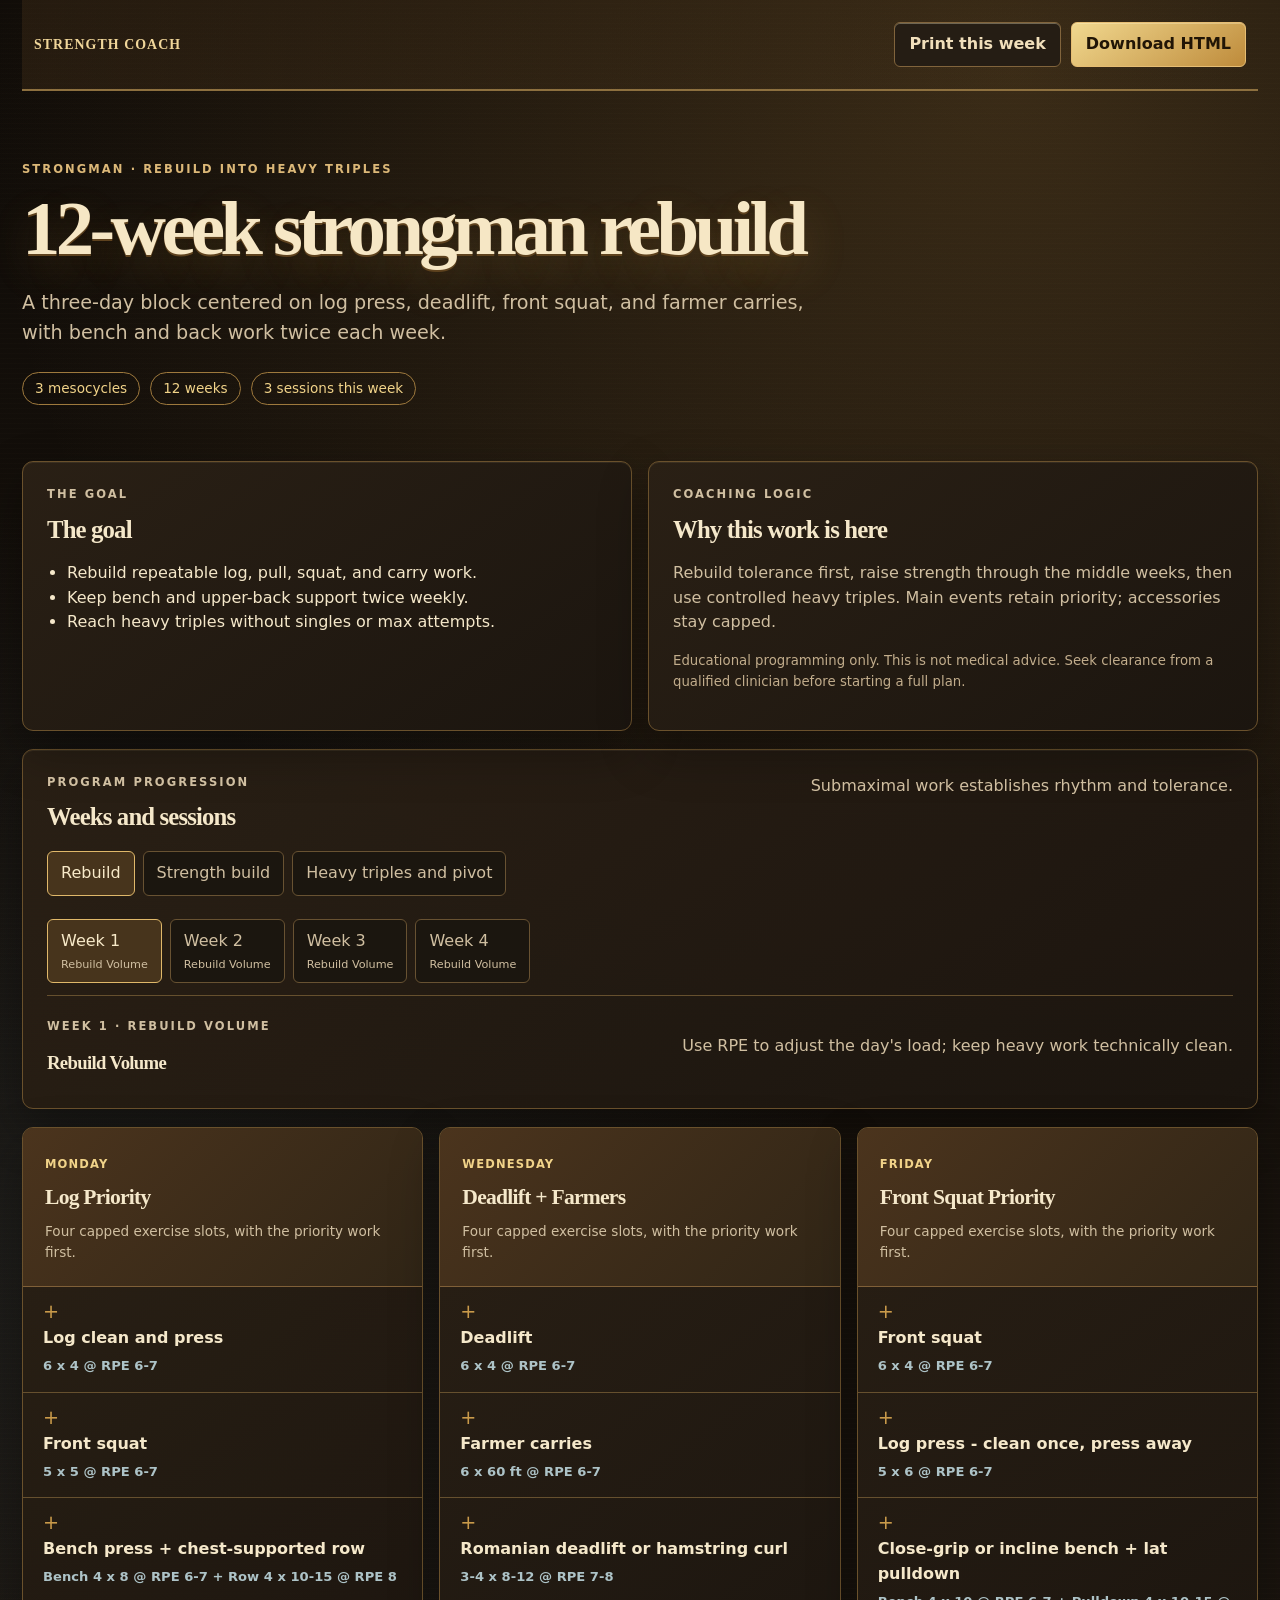
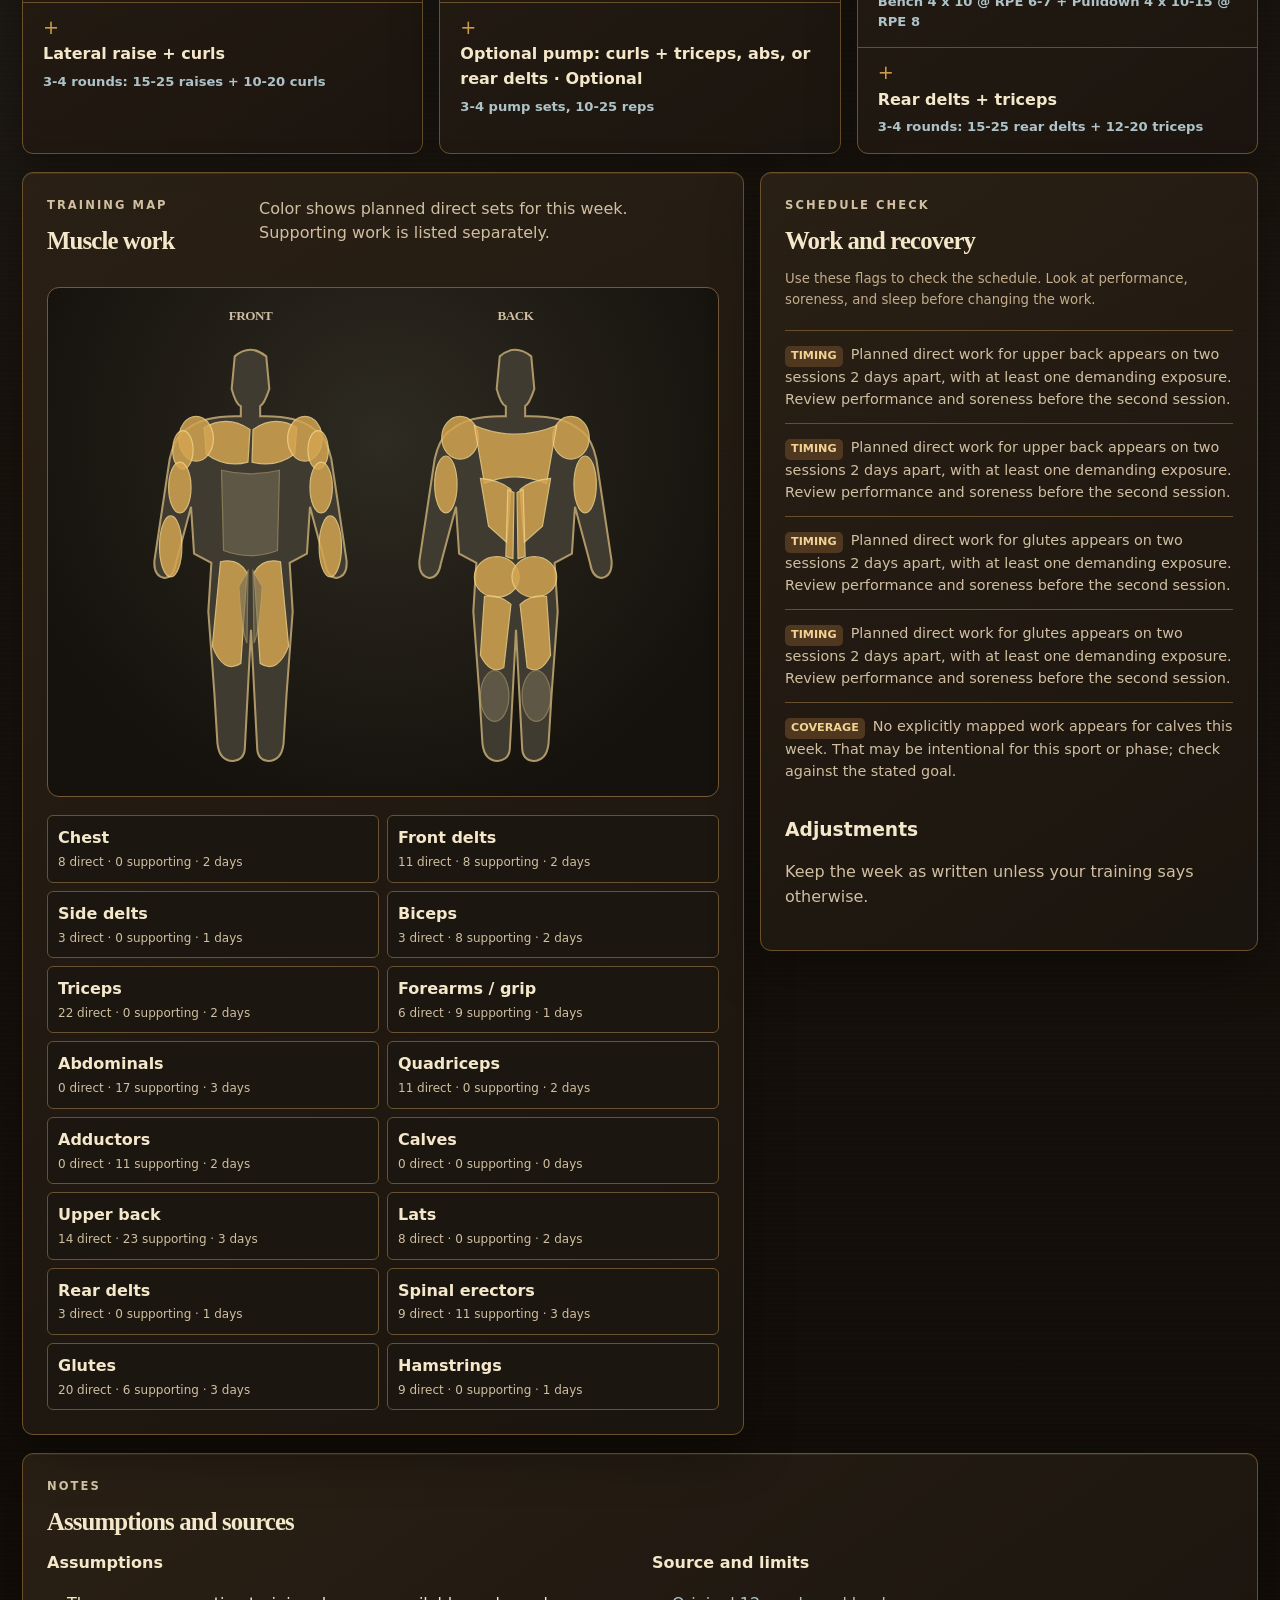
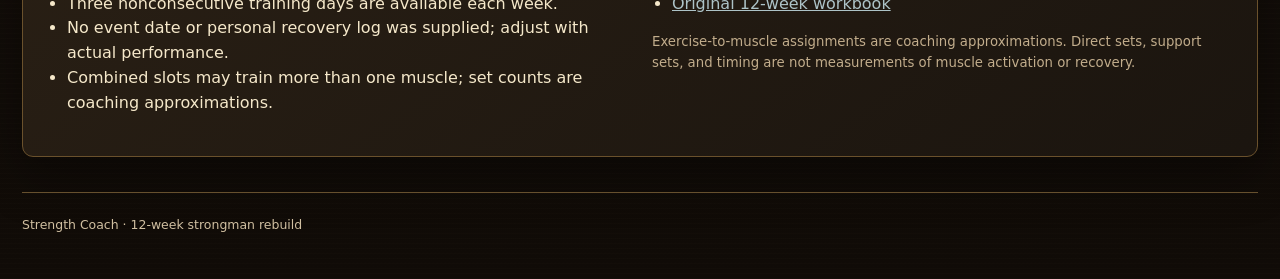
<file: site/plans/strongman-rebuild.html>
<!doctype html>
<html lang="en"><head><meta charset="utf-8"><meta name="viewport" content="width=device-width,initial-scale=1"><meta name="color-scheme" content="dark"><meta name="description" content="Interactive Strength Coach program: A three-day block centered on log press, deadlift, front squat, and farmer carries, with bench and back work twice each week."><title>12-week strongman rebuild · Strength Coach</title><style>:root{color-scheme:dark;--bg:#100c08;--panel:#201911;--panel2:#302516;--line:#634d2e;--ink:#f5e8ca;--muted:#d0bfa1;--accent:#c99a4a;--cool:#adc3c7;--gold:#f1d389;font-family:system-ui,-apple-system,"Segoe UI",sans-serif}*{box-sizing:border-box}html{scroll-behavior:smooth}body{margin:0;background:radial-gradient(circle at 85% 4%,#463019 0,transparent 30%),radial-gradient(circle at 2% 32%,#1d2d36 0,transparent 26%),var(--bg);color:var(--ink);line-height:1.55}button{font:inherit;cursor:pointer}a{color:var(--cool)}button:focus-visible,a:focus-visible,summary:focus-visible{outline:3px solid var(--gold);outline-offset:3px}#app{max-width:1380px;margin:auto;padding:0 22px}.masthead{display:flex;justify-content:space-between;align-items:center;gap:16px;padding:22px 0;border-bottom:1px solid var(--line)}.brand{font-size:.87rem;font-weight:900;letter-spacing:.16em}.brand span{color:var(--accent);margin-left:.5em}.mast-actions{display:flex;gap:10px}.mast-actions button,.suggestion button,.preview-actions button{background:var(--accent);color:#111;border:0;border-radius:8px;padding:9px 14px;font-weight:750}.mast-actions button:first-child,.preview-actions button:last-child{background:var(--panel2);color:var(--ink);border:1px solid var(--line)}.hero{padding:70px 0 38px;max-width:1000px}.eyebrow{text-transform:uppercase;letter-spacing:.18em;color:var(--cool);font-weight:800;font-size:.72rem;margin:0 0 12px}.hero h1{font-size:clamp(2.6rem,6vw,6rem);letter-spacing:-.055em;line-height:.98;margin:0 0 22px;max-width:1000px}.lead{font-size:clamp(1.05rem,1.5vw,1.4rem);max-width:800px;color:var(--muted)}.hero-meta{display:flex;flex-wrap:wrap;gap:10px;margin-top:25px}.hero-meta span{border:1px solid #9e793d;border-radius:100px;padding:5px 12px;color:var(--gold);font-size:.85rem}.context{color:var(--muted);font-size:.88rem}.panel{background:linear-gradient(145deg,rgba(43,33,22,.97),rgba(28,21,14,.96));border:1px solid var(--line);border-radius:18px;padding:24px;box-shadow:0 20px 50px #0003}.panel h2{font-size:1.55rem;line-height:1.15;margin:0 0 14px}.panel h3{margin:0 0 7px}.panel p{color:var(--muted)}.panel ul{padding-left:20px}.intro-grid,.analysis-grid{display:grid;grid-template-columns:1fr 1fr;gap:16px;margin:18px 0}.intro-grid .panel{min-height:230px}.fine{font-size:.83rem;color:#c2ad8c!important}.planner{margin:18px 0}.section-head{display:flex;justify-content:space-between;gap:24px;align-items:start}.section-head>p{max-width:460px;margin:0}.tabs,.week-tabs{display:flex;gap:8px;overflow-x:auto;padding:5px 0 12px;scrollbar-color:#677 #222}.tabs button,.week-tabs button{flex:0 0 auto;border:1px solid var(--line);border-radius:9px;background:#1c160f;color:var(--muted);padding:9px 13px;text-align:left}.tabs button[aria-current="true"],.week-tabs button[aria-current="true"]{border-color:var(--accent);background:#49351b;color:var(--ink)}.week-tabs{margin-top:6px}.week-tabs button{min-width:106px;display:flex;flex-direction:column;gap:2px}.week-tabs small{color:var(--muted);font-size:.7rem}.week-intro{border-top:1px solid var(--line);display:flex;justify-content:space-between;gap:25px;padding-top:22px}.week-intro p:last-child{max-width:600px}.sessions{display:grid;grid-template-columns:repeat(auto-fit,minmax(275px,1fr));gap:16px}.session{padding:0;overflow:hidden}.session-head{padding:23px 22px;border-bottom:1px solid var(--line);background:linear-gradient(140deg,#49351d,#302516)}.session-head span{color:var(--gold);font-weight:800;text-transform:uppercase;letter-spacing:.1em;font-size:.72rem}.session-head h3{font-size:1.35rem;margin-top:5px}.session-head p{margin:0;font-size:.85rem}.exercise{border-bottom:1px solid var(--line)}.exercise:last-child{border-bottom:0}.exercise summary{list-style:none;display:flex;flex-direction:column;gap:5px;padding:15px 20px;cursor:pointer}.exercise summary::-webkit-details-marker{display:none}.exercise summary:before{content:"+";float:right;color:var(--accent);font-size:1.2rem;line-height:1}.exercise[open] summary:before{content:"−"}.exercise summary span{font-weight:730}.exercise summary strong{font-size:.82rem;color:var(--cool)}.exercise-detail{padding:0 20px 16px;font-size:.85rem}.exercise-detail p{margin:7px 0}.exercise-detail b{color:var(--ink)}.analysis-grid{grid-template-columns:minmax(0,1.45fr) minmax(300px,1fr);align-items:start}.body-maps{display:flex;justify-content:center;gap:20px;background:#17130e;border:1px solid var(--line);border-radius:12px;margin:18px 0;padding:18px}.body-view{flex:1;max-width:245px;text-align:center}.body-view h3{font-size:.82rem;text-transform:uppercase;letter-spacing:.15em;color:var(--muted)}.body-view svg{width:100%;height:auto}.silhouette{fill:#3d372b;stroke:#98845f;stroke-width:2}.muscle-shape{fill:#756a4c;stroke:#ac9566;stroke-width:1.2;opacity:.6;transition:fill .2s,opacity .2s;cursor:pointer}.muscle-shape.trained{fill:var(--accent);opacity:.83}.muscle-shape.selected{fill:var(--gold);stroke:#fff;stroke-width:2;opacity:1}.muscle-grid{display:grid;grid-template-columns:repeat(2,minmax(0,1fr));gap:8px}.muscle-grid button{background:#1a150f;color:var(--ink);border:1px solid var(--line);border-radius:8px;text-align:left;padding:10px;display:flex;flex-direction:column;gap:2px}.muscle-grid button[aria-pressed="true"]{border-color:var(--gold);background:#4f3a1d}.muscle-grid span{font-size:.75rem;color:var(--muted)}.selected-detail{border-left:3px solid var(--gold);padding-left:12px;font-size:.87rem}.flags{list-style:none;padding:0!important;margin:20px 0}.flags li{padding:13px 0;border-top:1px solid var(--line);color:var(--muted);font-size:.9rem}.flags span{display:inline-block;background:#56351c;color:#f2d299;border-radius:5px;padding:2px 6px;margin-right:8px;font-size:.7rem;text-transform:uppercase;font-weight:800}.flags li:has(span:first-child){line-height:1.5}.clear{border-left:3px solid var(--cool);padding:10px 12px;background:#1a3037}.suggestion{border:1px solid var(--line);background:#201911;border-radius:10px;padding:14px;margin:10px 0}.suggestion h3{font-size:1rem}.suggestion p{font-size:.82rem;margin:0 0 12px}.suggestion button{font-size:.8rem}.preview{border:1px solid var(--gold);background:#3f321c;border-radius:10px;padding:16px;margin-top:16px}.preview p{font-size:.86rem}.preview-actions{display:flex;gap:8px;flex-wrap:wrap}.endnotes{margin:18px 0 35px}.endnotes-grid{display:grid;grid-template-columns:1fr 1fr;gap:24px}.endnotes h3{font-size:1rem}footer{padding:22px 0 45px;color:var(--muted);font-size:.78rem;border-top:1px solid var(--line)}@media(max-width:900px){.analysis-grid,.intro-grid{grid-template-columns:1fr}.section-head,.week-intro{display:block}.section-head>p,.week-intro p:last-child{max-width:none}.hero{padding-top:42px}}@media(max-width:560px){#app{padding:0 14px}.masthead{align-items:start;flex-direction:column}.mast-actions{width:100%}.mast-actions button{flex:1}.panel{padding:18px}.sessions{grid-template-columns:1fr}.body-maps{gap:4px;padding:9px}.muscle-grid{grid-template-columns:1fr}.endnotes-grid{grid-template-columns:1fr}.hero h1{font-size:2.7rem}}@media print{*{color:#111!important;box-shadow:none!important}body{background:#fff!important}#app{max-width:none;padding:0}.mast-actions,.tabs,.week-tabs,.suggestion button,.preview,.muscle-grid button{display:none!important}.hero{padding:22px 0}.panel,.session{break-inside:avoid;background:#fff!important;border-color:#aaa}.sessions{display:block}.session{margin:12px 0}.exercise{break-inside:avoid}.exercise-detail{display:block}.body-maps{background:#fff}.muscle-shape.trained{fill:#777}.endnotes{break-before:page}}
@media(prefers-reduced-motion:reduce){html{scroll-behavior:auto}.muscle-shape{transition:none}}

/* Azeroth-inspired document finish: weathered stone, parchment, and brass. */
:root{--bg:#100c08;--panel:#231b12;--panel2:#302516;--line:#66502e;--ink:#f5e8ca;--muted:#d0bfa1;--accent:#c99a4a;--cool:#adc3c7;--gold:#f1d389}
body{background:radial-gradient(circle at 79% 2%,rgba(191,142,69,.24),transparent 29%),radial-gradient(circle at 7% 36%,rgba(71,103,121,.13),transparent 30%),repeating-linear-gradient(0deg,rgba(241,211,137,.012) 0 1px,transparent 1px 5px),linear-gradient(180deg,#100c08,#1a140e 50%,#100b07)}
.masthead{border-bottom:2px double #8d703f;background:linear-gradient(90deg,rgba(74,52,27,.35),transparent);padding-inline:12px}
.brand{font-family:Georgia,Cambria,serif;font-weight:700;color:#f0d69a;letter-spacing:.075em}
.brand span{color:#b9cbd0}
.hero h1,.panel h2,.week-intro h3,.session-head h3,.body-view h3{font-family:Georgia,Cambria,"Times New Roman",serif;letter-spacing:-.035em}
.hero h1{color:#f6e7c5;letter-spacing:-.06em;text-shadow:0 2px #5e421e,0 15px 42px rgba(202,155,71,.21)}
.eyebrow{color:#dcb878}
.panel{background:linear-gradient(145deg,rgba(42,32,21,.98),rgba(27,21,15,.98));border-color:#6a512c;border-radius:11px;box-shadow:inset 0 1px rgba(248,227,178,.08),0 20px 50px #0005}
.session-head{background:linear-gradient(135deg,#4b341d,#302516);border-bottom-color:#806038}
.body-maps{background:radial-gradient(circle at 50% 30%,#2e2b22,#15110c 78%);border-color:#735936}
.silhouette{fill:#403b30;stroke:#ae9868}
.muscle-shape{fill:#736b54;stroke:#b6a16e}.muscle-shape.trained{fill:#d5a550;stroke:#f1d389}.muscle-shape.selected{fill:#a8cada;stroke:#eef8fa}
.mast-actions button,.suggestion button,.preview-actions button{background:linear-gradient(145deg,#f1d88f,#be8b3b);color:#211506;border:1px solid #e6bd73;border-radius:6px;box-shadow:inset 0 1px #fff7ce55}
.mast-actions button:first-child,.preview-actions button:last-child{background:#251d14;color:#f1dfbb;border-color:#81643c}
.tabs button,.week-tabs button,.muscle-grid button,.suggestion{border-color:#685232;background:#1b160f;border-radius:6px}
.tabs button[aria-current="true"],.week-tabs button[aria-current="true"],.muscle-grid button[aria-pressed="true"]{border-color:#e0b86a;background:#47341c;color:#f8eac9}
.flags span{background:#503820;color:#f2d393}.clear{background:#1b3038;border-left-color:#a8c8d0}
.preview{background:#392d1b;border-color:#d7ae65}
@media print{.hero h1{text-shadow:none}.panel{box-shadow:none}}
</style></head>
<body><div id="app"><p>Loading your program…</p></div><noscript><p>This document needs JavaScript to show its interactive program. Enable JavaScript or use the companion workbook.</p></noscript><script id="program-data" type="application/json">{"schemaVersion":1,"id":"strongman-rebuild","title":"12-week strongman rebuild","sport":"Strongman","objective":"Rebuild into heavy triples","summary":"A three-day block centered on log press, deadlift, front squat, and farmer carries, with bench and back work twice each week.","rationale":"Rebuild tolerance first, raise strength through the middle weeks, then use controlled heavy triples. Main events retain priority; accessories stay capped.","goals":["Rebuild repeatable log, pull, squat, and carry work.","Keep bench and upper-back support twice weekly.","Reach heavy triples without singles or max attempts."],"priorityMuscles":["quads","hamstrings","upper-back"],"maxExercisesPerDay":4,"assumptions":["Three nonconsecutive training days are available each week.","No event date or personal recovery log was supplied; adjust with actual performance.","Combined slots may train more than one muscle; set counts are coaching approximations."],"sources":[{"label":"Original 12-week workbook","url":"https://github.com/ryeceps/strength-coach/blob/main/assets/generated-programs/12_week_strongman_program.xlsx"}],"mesocycles":[{"title":"Rebuild","focus":"Rebuild","rationale":"Submaximal work establishes rhythm and tolerance.","weeks":[{"number":1,"phase":"Rebuild Volume","focus":"Rebuild Volume","note":"Use RPE to adjust the day's load; keep heavy work technically clean.","days":[{"weekday":0,"title":"Log Priority","focus":"Four capped exercise slots, with the priority work first.","exercises":[{"name":"Log clean and press","prescription":"6 x 4 @ RPE 6-7","sets":6,"primaryMuscles":["front-delts","triceps"],"secondaryMuscles":["upper-back","abs"],"reason":"Practice the clean and press with the contest implement.","rpe":7,"cue":"Brace before the press and keep the implement close through the clean.","alternatives":["Axle clean and press when the log is unavailable"]},{"name":"Front squat","prescription":"5 x 5 @ RPE 6-7","sets":5,"primaryMuscles":["quads","glutes"],"secondaryMuscles":["adductors","spinal-erectors"],"reason":"Build the quads and stay upright under the bar.","rpe":7,"cue":"Keep the elbows high and torso stacked over the midfoot.","alternatives":["Safety-bar squat when front rack mobility limits the lift"]},{"name":"Bench press + chest-supported row","prescription":"Bench 4 x 8 @ RPE 6-7 + Row 4 x 10-15 @ RPE 8","sets":4,"primaryMuscles":["chest","triceps","upper-back","lats"],"secondaryMuscles":["front-delts","biceps"],"reason":"Press and row in the same slot. Keep upper-back work in the week.","rpe":8},{"name":"Lateral raise + curls","prescription":"3-4 rounds: 15-25 raises + 10-20 curls","sets":3,"primaryMuscles":["side-delts","biceps"],"secondaryMuscles":[],"reason":"Finish with a small dose of arm or shoulder work."}]},{"weekday":2,"title":"Deadlift + Farmers","focus":"Four capped exercise slots, with the priority work first.","exercises":[{"name":"Deadlift","prescription":"6 x 4 @ RPE 6-7","sets":6,"primaryMuscles":["glutes","hamstrings","spinal-erectors"],"secondaryMuscles":["upper-back","forearms"],"reason":"Pull heavy. Keep the deadlift moving.","rpe":7,"cue":"Set the brace and keep the bar path close; stop when positions deteriorate.","alternatives":["Trap-bar deadlift when the setup or tolerance requires it"]},{"name":"Farmer carries","prescription":"6 x 60 ft @ RPE 6-7","sets":6,"primaryMuscles":["forearms","upper-back"],"secondaryMuscles":["abs","glutes"],"reason":"Carry heavy. Train grip and bracing under load.","rpe":7,"cue":"Stand tall, keep the steps controlled, and set the handles down before grip or posture fails.","alternatives":["Trap-bar carry if farmer handles are unavailable"]},{"name":"Romanian deadlift or hamstring curl","prescription":"3-4 x 8-12 @ RPE 7-8","sets":3,"primaryMuscles":["glutes","hamstrings","spinal-erectors"],"secondaryMuscles":["upper-back","forearms"],"reason":"Train the hamstrings without another heavy pull from the floor.","rpe":8},{"name":"Optional pump: curls + triceps, abs, or rear delts","prescription":"3-4 pump sets, 10-25 reps","sets":2,"primaryMuscles":["rear-delts","triceps"],"secondaryMuscles":["upper-back"],"reason":"Train the rear delts. Cut this first if time is short.","optional":true}]},{"weekday":4,"title":"Front Squat Priority","focus":"Four capped exercise slots, with the priority work first.","exercises":[{"name":"Front squat","prescription":"6 x 4 @ RPE 6-7","sets":6,"primaryMuscles":["quads","glutes"],"secondaryMuscles":["adductors","spinal-erectors"],"reason":"Build the quads and stay upright under the bar.","rpe":7,"cue":"Keep the elbows high and torso stacked over the midfoot.","alternatives":["Safety-bar squat when front rack mobility limits the lift"]},{"name":"Log press - clean once, press away","prescription":"5 x 6 @ RPE 6-7","sets":5,"primaryMuscles":["front-delts","triceps"],"secondaryMuscles":["upper-back","abs"],"reason":"Get more press work without another full clean on every rep.","rpe":7,"cue":"Brace before the press and keep the implement close through the clean.","alternatives":["Axle clean and press when the log is unavailable"]},{"name":"Close-grip or incline bench + lat pulldown","prescription":"Bench 4 x 10 @ RPE 6-7 + Pulldown 4 x 10-15 @ RPE 8","sets":4,"primaryMuscles":["chest","triceps","upper-back","lats"],"secondaryMuscles":["front-delts","biceps"],"reason":"Press and row in the same slot. Keep upper-back work in the week.","rpe":8},{"name":"Rear delts + triceps","prescription":"3-4 rounds: 15-25 rear delts + 12-20 triceps","sets":3,"primaryMuscles":["rear-delts","triceps"],"secondaryMuscles":["upper-back"],"reason":"Train the rear delts. Cut this first if time is short."}]}]},{"number":2,"phase":"Rebuild Volume","focus":"Rebuild Volume","note":"Use RPE to adjust the day's load; keep heavy work technically clean.","days":[{"weekday":0,"title":"Log Priority","focus":"Four capped exercise slots, with the priority work first.","exercises":[{"name":"Log clean and press","prescription":"6 x 4 @ RPE 6-7","sets":6,"primaryMuscles":["front-delts","triceps"],"secondaryMuscles":["upper-back","abs"],"reason":"Practice the clean and press with the contest implement.","rpe":7,"cue":"Brace before the press and keep the implement close through the clean.","alternatives":["Axle clean and press when the log is unavailable"]},{"name":"Front squat","prescription":"5 x 5 @ RPE 6-7","sets":5,"primaryMuscles":["quads","glutes"],"secondaryMuscles":["adductors","spinal-erectors"],"reason":"Build the quads and stay upright under the bar.","rpe":7,"cue":"Keep the elbows high and torso stacked over the midfoot.","alternatives":["Safety-bar squat when front rack mobility limits the lift"]},{"name":"Bench press + chest-supported row","prescription":"Bench 4 x 8 @ RPE 6-7 + Row 4 x 10-15 @ RPE 8","sets":4,"primaryMuscles":["chest","triceps","upper-back","lats"],"secondaryMuscles":["front-delts","biceps"],"reason":"Press and row in the same slot. Keep upper-back work in the week.","rpe":8},{"name":"Lateral raise + curls","prescription":"3-4 rounds: 15-25 raises + 10-20 curls","sets":3,"primaryMuscles":["side-delts","biceps"],"secondaryMuscles":[],"reason":"Finish with a small dose of arm or shoulder work."}]},{"weekday":2,"title":"Deadlift + Farmers","focus":"Four capped exercise slots, with the priority work first.","exercises":[{"name":"Deadlift","prescription":"6 x 4 @ RPE 6-7","sets":6,"primaryMuscles":["glutes","hamstrings","spinal-erectors"],"secondaryMuscles":["upper-back","forearms"],"reason":"Pull heavy. Keep the deadlift moving.","rpe":7,"cue":"Set the brace and keep the bar path close; stop when positions deteriorate.","alternatives":["Trap-bar deadlift when the setup or tolerance requires it"]},{"name":"Farmer carries","prescription":"6 x 60 ft @ RPE 6-7","sets":6,"primaryMuscles":["forearms","upper-back"],"secondaryMuscles":["abs","glutes"],"reason":"Carry heavy. Train grip and bracing under load.","rpe":7,"cue":"Stand tall, keep the steps controlled, and set the handles down before grip or posture fails.","alternatives":["Trap-bar carry if farmer handles are unavailable"]},{"name":"Romanian deadlift or hamstring curl","prescription":"3-4 x 8-12 @ RPE 7-8","sets":3,"primaryMuscles":["glutes","hamstrings","spinal-erectors"],"secondaryMuscles":["upper-back","forearms"],"reason":"Train the hamstrings without another heavy pull from the floor.","rpe":8},{"name":"Optional pump: curls + triceps, abs, or rear delts","prescription":"3-4 pump sets, 10-25 reps","sets":2,"primaryMuscles":["rear-delts","triceps"],"secondaryMuscles":["upper-back"],"reason":"Train the rear delts. Cut this first if time is short.","optional":true}]},{"weekday":4,"title":"Front Squat Priority","focus":"Four capped exercise slots, with the priority work first.","exercises":[{"name":"Front squat","prescription":"6 x 4 @ RPE 6-7","sets":6,"primaryMuscles":["quads","glutes"],"secondaryMuscles":["adductors","spinal-erectors"],"reason":"Build the quads and stay upright under the bar.","rpe":7,"cue":"Keep the elbows high and torso stacked over the midfoot.","alternatives":["Safety-bar squat when front rack mobility limits the lift"]},{"name":"Log press - clean once, press away","prescription":"5 x 6 @ RPE 6-7","sets":5,"primaryMuscles":["front-delts","triceps"],"secondaryMuscles":["upper-back","abs"],"reason":"Get more press work without another full clean on every rep.","rpe":7,"cue":"Brace before the press and keep the implement close through the clean.","alternatives":["Axle clean and press when the log is unavailable"]},{"name":"Close-grip or incline bench + lat pulldown","prescription":"Bench 4 x 10 @ RPE 6-7 + Pulldown 4 x 10-15 @ RPE 8","sets":4,"primaryMuscles":["chest","triceps","upper-back","lats"],"secondaryMuscles":["front-delts","biceps"],"reason":"Press and row in the same slot. Keep upper-back work in the week.","rpe":8},{"name":"Rear delts + triceps","prescription":"3-4 rounds: 15-25 rear delts + 12-20 triceps","sets":3,"primaryMuscles":["rear-delts","triceps"],"secondaryMuscles":["upper-back"],"reason":"Train the rear delts. Cut this first if time is short."}]}]},{"number":3,"phase":"Rebuild Volume","focus":"Rebuild Volume","note":"Use RPE to adjust the day's load; keep heavy work technically clean.","days":[{"weekday":0,"title":"Log Priority","focus":"Four capped exercise slots, with the priority work first.","exercises":[{"name":"Log clean and press","prescription":"6 x 4 @ RPE 6-7","sets":6,"primaryMuscles":["front-delts","triceps"],"secondaryMuscles":["upper-back","abs"],"reason":"Practice the clean and press with the contest implement.","rpe":7,"cue":"Brace before the press and keep the implement close through the clean.","alternatives":["Axle clean and press when the log is unavailable"]},{"name":"Front squat","prescription":"5 x 5 @ RPE 6-7","sets":5,"primaryMuscles":["quads","glutes"],"secondaryMuscles":["adductors","spinal-erectors"],"reason":"Build the quads and stay upright under the bar.","rpe":7,"cue":"Keep the elbows high and torso stacked over the midfoot.","alternatives":["Safety-bar squat when front rack mobility limits the lift"]},{"name":"Bench press + chest-supported row","prescription":"Bench 4 x 8 @ RPE 6-7 + Row 4 x 10-15 @ RPE 8","sets":4,"primaryMuscles":["chest","triceps","upper-back","lats"],"secondaryMuscles":["front-delts","biceps"],"reason":"Press and row in the same slot. Keep upper-back work in the week.","rpe":8},{"name":"Lateral raise + curls","prescription":"3-4 rounds: 15-25 raises + 10-20 curls","sets":3,"primaryMuscles":["side-delts","biceps"],"secondaryMuscles":[],"reason":"Finish with a small dose of arm or shoulder work."}]},{"weekday":2,"title":"Deadlift + Farmers","focus":"Four capped exercise slots, with the priority work first.","exercises":[{"name":"Deadlift","prescription":"6 x 4 @ RPE 6-7","sets":6,"primaryMuscles":["glutes","hamstrings","spinal-erectors"],"secondaryMuscles":["upper-back","forearms"],"reason":"Pull heavy. Keep the deadlift moving.","rpe":7,"cue":"Set the brace and keep the bar path close; stop when positions deteriorate.","alternatives":["Trap-bar deadlift when the setup or tolerance requires it"]},{"name":"Farmer carries","prescription":"6 x 60 ft @ RPE 6-7","sets":6,"primaryMuscles":["forearms","upper-back"],"secondaryMuscles":["abs","glutes"],"reason":"Carry heavy. Train grip and bracing under load.","rpe":7,"cue":"Stand tall, keep the steps controlled, and set the handles down before grip or posture fails.","alternatives":["Trap-bar carry if farmer handles are unavailable"]},{"name":"Romanian deadlift or hamstring curl","prescription":"3-4 x 8-12 @ RPE 7-8","sets":3,"primaryMuscles":["glutes","hamstrings","spinal-erectors"],"secondaryMuscles":["upper-back","forearms"],"reason":"Train the hamstrings without another heavy pull from the floor.","rpe":8},{"name":"Optional pump: curls + triceps, abs, or rear delts","prescription":"3-4 pump sets, 10-25 reps","sets":2,"primaryMuscles":["rear-delts","triceps"],"secondaryMuscles":["upper-back"],"reason":"Train the rear delts. Cut this first if time is short.","optional":true}]},{"weekday":4,"title":"Front Squat Priority","focus":"Four capped exercise slots, with the priority work first.","exercises":[{"name":"Front squat","prescription":"6 x 4 @ RPE 6-7","sets":6,"primaryMuscles":["quads","glutes"],"secondaryMuscles":["adductors","spinal-erectors"],"reason":"Build the quads and stay upright under the bar.","rpe":7,"cue":"Keep the elbows high and torso stacked over the midfoot.","alternatives":["Safety-bar squat when front rack mobility limits the lift"]},{"name":"Log press - clean once, press away","prescription":"5 x 6 @ RPE 6-7","sets":5,"primaryMuscles":["front-delts","triceps"],"secondaryMuscles":["upper-back","abs"],"reason":"Get more press work without another full clean on every rep.","rpe":7,"cue":"Brace before the press and keep the implement close through the clean.","alternatives":["Axle clean and press when the log is unavailable"]},{"name":"Close-grip or incline bench + lat pulldown","prescription":"Bench 4 x 10 @ RPE 6-7 + Pulldown 4 x 10-15 @ RPE 8","sets":4,"primaryMuscles":["chest","triceps","upper-back","lats"],"secondaryMuscles":["front-delts","biceps"],"reason":"Press and row in the same slot. Keep upper-back work in the week.","rpe":8},{"name":"Rear delts + triceps","prescription":"3-4 rounds: 15-25 rear delts + 12-20 triceps","sets":3,"primaryMuscles":["rear-delts","triceps"],"secondaryMuscles":["upper-back"],"reason":"Train the rear delts. Cut this first if time is short."}]}]},{"number":4,"phase":"Rebuild Volume","focus":"Rebuild Volume","note":"Use RPE to adjust the day's load; keep heavy work technically clean.","days":[{"weekday":0,"title":"Log Priority","focus":"Four capped exercise slots, with the priority work first.","exercises":[{"name":"Log clean and press","prescription":"6 x 4 @ RPE 6-7","sets":6,"primaryMuscles":["front-delts","triceps"],"secondaryMuscles":["upper-back","abs"],"reason":"Practice the clean and press with the contest implement.","rpe":7,"cue":"Brace before the press and keep the implement close through the clean.","alternatives":["Axle clean and press when the log is unavailable"]},{"name":"Front squat","prescription":"5 x 5 @ RPE 6-7","sets":5,"primaryMuscles":["quads","glutes"],"secondaryMuscles":["adductors","spinal-erectors"],"reason":"Build the quads and stay upright under the bar.","rpe":7,"cue":"Keep the elbows high and torso stacked over the midfoot.","alternatives":["Safety-bar squat when front rack mobility limits the lift"]},{"name":"Bench press + chest-supported row","prescription":"Bench 4 x 8 @ RPE 6-7 + Row 4 x 10-15 @ RPE 8","sets":4,"primaryMuscles":["chest","triceps","upper-back","lats"],"secondaryMuscles":["front-delts","biceps"],"reason":"Press and row in the same slot. Keep upper-back work in the week.","rpe":8},{"name":"Lateral raise + curls","prescription":"3-4 rounds: 15-25 raises + 10-20 curls","sets":3,"primaryMuscles":["side-delts","biceps"],"secondaryMuscles":[],"reason":"Finish with a small dose of arm or shoulder work."}]},{"weekday":2,"title":"Deadlift + Farmers","focus":"Four capped exercise slots, with the priority work first.","exercises":[{"name":"Deadlift","prescription":"6 x 4 @ RPE 6-7","sets":6,"primaryMuscles":["glutes","hamstrings","spinal-erectors"],"secondaryMuscles":["upper-back","forearms"],"reason":"Pull heavy. Keep the deadlift moving.","rpe":7,"cue":"Set the brace and keep the bar path close; stop when positions deteriorate.","alternatives":["Trap-bar deadlift when the setup or tolerance requires it"]},{"name":"Farmer carries","prescription":"6 x 60 ft @ RPE 6-7","sets":6,"primaryMuscles":["forearms","upper-back"],"secondaryMuscles":["abs","glutes"],"reason":"Carry heavy. Train grip and bracing under load.","rpe":7,"cue":"Stand tall, keep the steps controlled, and set the handles down before grip or posture fails.","alternatives":["Trap-bar carry if farmer handles are unavailable"]},{"name":"Romanian deadlift or hamstring curl","prescription":"3-4 x 8-12 @ RPE 7-8","sets":3,"primaryMuscles":["glutes","hamstrings","spinal-erectors"],"secondaryMuscles":["upper-back","forearms"],"reason":"Train the hamstrings without another heavy pull from the floor.","rpe":8},{"name":"Optional pump: curls + triceps, abs, or rear delts","prescription":"3-4 pump sets, 10-25 reps","sets":2,"primaryMuscles":["rear-delts","triceps"],"secondaryMuscles":["upper-back"],"reason":"Train the rear delts. Cut this first if time is short.","optional":true}]},{"weekday":4,"title":"Front Squat Priority","focus":"Four capped exercise slots, with the priority work first.","exercises":[{"name":"Front squat","prescription":"6 x 4 @ RPE 6-7","sets":6,"primaryMuscles":["quads","glutes"],"secondaryMuscles":["adductors","spinal-erectors"],"reason":"Build the quads and stay upright under the bar.","rpe":7,"cue":"Keep the elbows high and torso stacked over the midfoot.","alternatives":["Safety-bar squat when front rack mobility limits the lift"]},{"name":"Log press - clean once, press away","prescription":"5 x 6 @ RPE 6-7","sets":5,"primaryMuscles":["front-delts","triceps"],"secondaryMuscles":["upper-back","abs"],"reason":"Get more press work without another full clean on every rep.","rpe":7,"cue":"Brace before the press and keep the implement close through the clean.","alternatives":["Axle clean and press when the log is unavailable"]},{"name":"Close-grip or incline bench + lat pulldown","prescription":"Bench 4 x 10 @ RPE 6-7 + Pulldown 4 x 10-15 @ RPE 8","sets":4,"primaryMuscles":["chest","triceps","upper-back","lats"],"secondaryMuscles":["front-delts","biceps"],"reason":"Press and row in the same slot. Keep upper-back work in the week.","rpe":8},{"name":"Rear delts + triceps","prescription":"3-4 rounds: 15-25 rear delts + 12-20 triceps","sets":3,"primaryMuscles":["rear-delts","triceps"],"secondaryMuscles":["upper-back"],"reason":"Train the rear delts. Cut this first if time is short."}]}]}]},{"title":"Strength build","focus":"Strength build","rationale":"Load and effort rise while volume stays controllable.","weeks":[{"number":5,"phase":"Strength Build","focus":"Strength Build","note":"Use RPE to adjust the day's load; keep heavy work technically clean.","days":[{"weekday":0,"title":"Log Priority","focus":"Four capped exercise slots, with the priority work first.","exercises":[{"name":"Log clean and press","prescription":"5 x 4 @ RPE 7-8","sets":5,"primaryMuscles":["front-delts","triceps"],"secondaryMuscles":["upper-back","abs"],"reason":"Practice the clean and press with the contest implement.","rpe":8,"cue":"Brace before the press and keep the implement close through the clean.","alternatives":["Axle clean and press when the log is unavailable"]},{"name":"Front squat","prescription":"4 x 5 @ RPE 7-8","sets":4,"primaryMuscles":["quads","glutes"],"secondaryMuscles":["adductors","spinal-erectors"],"reason":"Build the quads and stay upright under the bar.","rpe":8,"cue":"Keep the elbows high and torso stacked over the midfoot.","alternatives":["Safety-bar squat when front rack mobility limits the lift"]},{"name":"Bench press + chest-supported row","prescription":"Bench 4 x 6 @ RPE 7-8 + Row 4 x 8-12 @ RPE 8","sets":4,"primaryMuscles":["chest","triceps","upper-back","lats"],"secondaryMuscles":["front-delts","biceps"],"reason":"Press and row in the same slot. Keep upper-back work in the week.","rpe":8},{"name":"Lateral raise + curls","prescription":"3-4 rounds: 15-25 raises + 10-20 curls","sets":3,"primaryMuscles":["side-delts","biceps"],"secondaryMuscles":[],"reason":"Finish with a small dose of arm or shoulder work."}]},{"weekday":2,"title":"Deadlift + Farmers","focus":"Four capped exercise slots, with the priority work first.","exercises":[{"name":"Deadlift","prescription":"5 x 4 @ RPE 7-8","sets":5,"primaryMuscles":["glutes","hamstrings","spinal-erectors"],"secondaryMuscles":["upper-back","forearms"],"reason":"Pull heavy. Keep the deadlift moving.","rpe":8,"cue":"Set the brace and keep the bar path close; stop when positions deteriorate.","alternatives":["Trap-bar deadlift when the setup or tolerance requires it"]},{"name":"Farmer carries","prescription":"6 x 50 ft @ RPE 7-8","sets":6,"primaryMuscles":["forearms","upper-back"],"secondaryMuscles":["abs","glutes"],"reason":"Carry heavy. Train grip and bracing under load.","rpe":8,"cue":"Stand tall, keep the steps controlled, and set the handles down before grip or posture fails.","alternatives":["Trap-bar carry if farmer handles are unavailable"]},{"name":"Romanian deadlift or hamstring curl","prescription":"3-4 x 8-12 @ RPE 7-8","sets":3,"primaryMuscles":["glutes","hamstrings","spinal-erectors"],"secondaryMuscles":["upper-back","forearms"],"reason":"Train the hamstrings without another heavy pull from the floor.","rpe":8},{"name":"Optional pump: curls + triceps, abs, or rear delts","prescription":"3-4 pump sets, 10-25 reps","sets":2,"primaryMuscles":["rear-delts","triceps"],"secondaryMuscles":["upper-back"],"reason":"Train the rear delts. Cut this first if time is short.","optional":true}]},{"weekday":4,"title":"Front Squat Priority","focus":"Four capped exercise slots, with the priority work first.","exercises":[{"name":"Front squat","prescription":"5 x 4 @ RPE 7-8","sets":5,"primaryMuscles":["quads","glutes"],"secondaryMuscles":["adductors","spinal-erectors"],"reason":"Build the quads and stay upright under the bar.","rpe":8,"cue":"Keep the elbows high and torso stacked over the midfoot.","alternatives":["Safety-bar squat when front rack mobility limits the lift"]},{"name":"Log press - clean once, press away","prescription":"5 x 4-5 @ RPE 7-8","sets":5,"primaryMuscles":["front-delts","triceps"],"secondaryMuscles":["upper-back","abs"],"reason":"Get more press work without another full clean on every rep.","rpe":8,"cue":"Brace before the press and keep the implement close through the clean.","alternatives":["Axle clean and press when the log is unavailable"]},{"name":"Close-grip or incline bench + lat pulldown","prescription":"Bench 4 x 8 @ RPE 7-8 + Pulldown 4 x 8-12 @ RPE 8","sets":4,"primaryMuscles":["chest","triceps","upper-back","lats"],"secondaryMuscles":["front-delts","biceps"],"reason":"Press and row in the same slot. Keep upper-back work in the week.","rpe":8},{"name":"Rear delts + triceps","prescription":"3-4 rounds: 15-25 rear delts + 12-20 triceps","sets":3,"primaryMuscles":["rear-delts","triceps"],"secondaryMuscles":["upper-back"],"reason":"Train the rear delts. Cut this first if time is short."}]}]},{"number":6,"phase":"Strength Build","focus":"Strength Build","note":"Use RPE to adjust the day's load; keep heavy work technically clean.","days":[{"weekday":0,"title":"Log Priority","focus":"Four capped exercise slots, with the priority work first.","exercises":[{"name":"Log clean and press","prescription":"5 x 4 @ RPE 7-8","sets":5,"primaryMuscles":["front-delts","triceps"],"secondaryMuscles":["upper-back","abs"],"reason":"Practice the clean and press with the contest implement.","rpe":8,"cue":"Brace before the press and keep the implement close through the clean.","alternatives":["Axle clean and press when the log is unavailable"]},{"name":"Front squat","prescription":"4 x 5 @ RPE 7-8","sets":4,"primaryMuscles":["quads","glutes"],"secondaryMuscles":["adductors","spinal-erectors"],"reason":"Build the quads and stay upright under the bar.","rpe":8,"cue":"Keep the elbows high and torso stacked over the midfoot.","alternatives":["Safety-bar squat when front rack mobility limits the lift"]},{"name":"Bench press + chest-supported row","prescription":"Bench 4 x 6 @ RPE 7-8 + Row 4 x 8-12 @ RPE 8","sets":4,"primaryMuscles":["chest","triceps","upper-back","lats"],"secondaryMuscles":["front-delts","biceps"],"reason":"Press and row in the same slot. Keep upper-back work in the week.","rpe":8},{"name":"Lateral raise + curls","prescription":"3-4 rounds: 15-25 raises + 10-20 curls","sets":3,"primaryMuscles":["side-delts","biceps"],"secondaryMuscles":[],"reason":"Finish with a small dose of arm or shoulder work."}]},{"weekday":2,"title":"Deadlift + Farmers","focus":"Four capped exercise slots, with the priority work first.","exercises":[{"name":"Deadlift","prescription":"5 x 4 @ RPE 7-8","sets":5,"primaryMuscles":["glutes","hamstrings","spinal-erectors"],"secondaryMuscles":["upper-back","forearms"],"reason":"Pull heavy. Keep the deadlift moving.","rpe":8,"cue":"Set the brace and keep the bar path close; stop when positions deteriorate.","alternatives":["Trap-bar deadlift when the setup or tolerance requires it"]},{"name":"Farmer carries","prescription":"6 x 50 ft @ RPE 7-8","sets":6,"primaryMuscles":["forearms","upper-back"],"secondaryMuscles":["abs","glutes"],"reason":"Carry heavy. Train grip and bracing under load.","rpe":8,"cue":"Stand tall, keep the steps controlled, and set the handles down before grip or posture fails.","alternatives":["Trap-bar carry if farmer handles are unavailable"]},{"name":"Romanian deadlift or hamstring curl","prescription":"3-4 x 8-12 @ RPE 7-8","sets":3,"primaryMuscles":["glutes","hamstrings","spinal-erectors"],"secondaryMuscles":["upper-back","forearms"],"reason":"Train the hamstrings without another heavy pull from the floor.","rpe":8},{"name":"Optional pump: curls + triceps, abs, or rear delts","prescription":"3-4 pump sets, 10-25 reps","sets":2,"primaryMuscles":["rear-delts","triceps"],"secondaryMuscles":["upper-back"],"reason":"Train the rear delts. Cut this first if time is short.","optional":true}]},{"weekday":4,"title":"Front Squat Priority","focus":"Four capped exercise slots, with the priority work first.","exercises":[{"name":"Front squat","prescription":"5 x 4 @ RPE 7-8","sets":5,"primaryMuscles":["quads","glutes"],"secondaryMuscles":["adductors","spinal-erectors"],"reason":"Build the quads and stay upright under the bar.","rpe":8,"cue":"Keep the elbows high and torso stacked over the midfoot.","alternatives":["Safety-bar squat when front rack mobility limits the lift"]},{"name":"Log press - clean once, press away","prescription":"5 x 4-5 @ RPE 7-8","sets":5,"primaryMuscles":["front-delts","triceps"],"secondaryMuscles":["upper-back","abs"],"reason":"Get more press work without another full clean on every rep.","rpe":8,"cue":"Brace before the press and keep the implement close through the clean.","alternatives":["Axle clean and press when the log is unavailable"]},{"name":"Close-grip or incline bench + lat pulldown","prescription":"Bench 4 x 8 @ RPE 7-8 + Pulldown 4 x 8-12 @ RPE 8","sets":4,"primaryMuscles":["chest","triceps","upper-back","lats"],"secondaryMuscles":["front-delts","biceps"],"reason":"Press and row in the same slot. Keep upper-back work in the week.","rpe":8},{"name":"Rear delts + triceps","prescription":"3-4 rounds: 15-25 rear delts + 12-20 triceps","sets":3,"primaryMuscles":["rear-delts","triceps"],"secondaryMuscles":["upper-back"],"reason":"Train the rear delts. Cut this first if time is short."}]}]},{"number":7,"phase":"Strength Build","focus":"Strength Build","note":"Use RPE to adjust the day's load; keep heavy work technically clean.","days":[{"weekday":0,"title":"Log Priority","focus":"Four capped exercise slots, with the priority work first.","exercises":[{"name":"Log clean and press","prescription":"5 x 4 @ RPE 7-8","sets":5,"primaryMuscles":["front-delts","triceps"],"secondaryMuscles":["upper-back","abs"],"reason":"Practice the clean and press with the contest implement.","rpe":8,"cue":"Brace before the press and keep the implement close through the clean.","alternatives":["Axle clean and press when the log is unavailable"]},{"name":"Front squat","prescription":"4 x 5 @ RPE 7-8","sets":4,"primaryMuscles":["quads","glutes"],"secondaryMuscles":["adductors","spinal-erectors"],"reason":"Build the quads and stay upright under the bar.","rpe":8,"cue":"Keep the elbows high and torso stacked over the midfoot.","alternatives":["Safety-bar squat when front rack mobility limits the lift"]},{"name":"Bench press + chest-supported row","prescription":"Bench 4 x 6 @ RPE 7-8 + Row 4 x 8-12 @ RPE 8","sets":4,"primaryMuscles":["chest","triceps","upper-back","lats"],"secondaryMuscles":["front-delts","biceps"],"reason":"Press and row in the same slot. Keep upper-back work in the week.","rpe":8},{"name":"Lateral raise + curls","prescription":"3-4 rounds: 15-25 raises + 10-20 curls","sets":3,"primaryMuscles":["side-delts","biceps"],"secondaryMuscles":[],"reason":"Finish with a small dose of arm or shoulder work."}]},{"weekday":2,"title":"Deadlift + Farmers","focus":"Four capped exercise slots, with the priority work first.","exercises":[{"name":"Deadlift","prescription":"5 x 4 @ RPE 7-8","sets":5,"primaryMuscles":["glutes","hamstrings","spinal-erectors"],"secondaryMuscles":["upper-back","forearms"],"reason":"Pull heavy. Keep the deadlift moving.","rpe":8,"cue":"Set the brace and keep the bar path close; stop when positions deteriorate.","alternatives":["Trap-bar deadlift when the setup or tolerance requires it"]},{"name":"Farmer carries","prescription":"6 x 50 ft @ RPE 7-8","sets":6,"primaryMuscles":["forearms","upper-back"],"secondaryMuscles":["abs","glutes"],"reason":"Carry heavy. Train grip and bracing under load.","rpe":8,"cue":"Stand tall, keep the steps controlled, and set the handles down before grip or posture fails.","alternatives":["Trap-bar carry if farmer handles are unavailable"]},{"name":"Romanian deadlift or hamstring curl","prescription":"3-4 x 8-12 @ RPE 7-8","sets":3,"primaryMuscles":["glutes","hamstrings","spinal-erectors"],"secondaryMuscles":["upper-back","forearms"],"reason":"Train the hamstrings without another heavy pull from the floor.","rpe":8},{"name":"Optional pump: curls + triceps, abs, or rear delts","prescription":"3-4 pump sets, 10-25 reps","sets":2,"primaryMuscles":["rear-delts","triceps"],"secondaryMuscles":["upper-back"],"reason":"Train the rear delts. Cut this first if time is short.","optional":true}]},{"weekday":4,"title":"Front Squat Priority","focus":"Four capped exercise slots, with the priority work first.","exercises":[{"name":"Front squat","prescription":"5 x 4 @ RPE 7-8","sets":5,"primaryMuscles":["quads","glutes"],"secondaryMuscles":["adductors","spinal-erectors"],"reason":"Build the quads and stay upright under the bar.","rpe":8,"cue":"Keep the elbows high and torso stacked over the midfoot.","alternatives":["Safety-bar squat when front rack mobility limits the lift"]},{"name":"Log press - clean once, press away","prescription":"5 x 4-5 @ RPE 7-8","sets":5,"primaryMuscles":["front-delts","triceps"],"secondaryMuscles":["upper-back","abs"],"reason":"Get more press work without another full clean on every rep.","rpe":8,"cue":"Brace before the press and keep the implement close through the clean.","alternatives":["Axle clean and press when the log is unavailable"]},{"name":"Close-grip or incline bench + lat pulldown","prescription":"Bench 4 x 8 @ RPE 7-8 + Pulldown 4 x 8-12 @ RPE 8","sets":4,"primaryMuscles":["chest","triceps","upper-back","lats"],"secondaryMuscles":["front-delts","biceps"],"reason":"Press and row in the same slot. Keep upper-back work in the week.","rpe":8},{"name":"Rear delts + triceps","prescription":"3-4 rounds: 15-25 rear delts + 12-20 triceps","sets":3,"primaryMuscles":["rear-delts","triceps"],"secondaryMuscles":["upper-back"],"reason":"Train the rear delts. Cut this first if time is short."}]}]},{"number":8,"phase":"Strength Build","focus":"Strength Build","note":"Use RPE to adjust the day's load; keep heavy work technically clean.","days":[{"weekday":0,"title":"Log Priority","focus":"Four capped exercise slots, with the priority work first.","exercises":[{"name":"Log clean and press","prescription":"5 x 4 @ RPE 7-8","sets":5,"primaryMuscles":["front-delts","triceps"],"secondaryMuscles":["upper-back","abs"],"reason":"Practice the clean and press with the contest implement.","rpe":8,"cue":"Brace before the press and keep the implement close through the clean.","alternatives":["Axle clean and press when the log is unavailable"]},{"name":"Front squat","prescription":"4 x 5 @ RPE 7-8","sets":4,"primaryMuscles":["quads","glutes"],"secondaryMuscles":["adductors","spinal-erectors"],"reason":"Build the quads and stay upright under the bar.","rpe":8,"cue":"Keep the elbows high and torso stacked over the midfoot.","alternatives":["Safety-bar squat when front rack mobility limits the lift"]},{"name":"Bench press + chest-supported row","prescription":"Bench 4 x 6 @ RPE 7-8 + Row 4 x 8-12 @ RPE 8","sets":4,"primaryMuscles":["chest","triceps","upper-back","lats"],"secondaryMuscles":["front-delts","biceps"],"reason":"Press and row in the same slot. Keep upper-back work in the week.","rpe":8},{"name":"Lateral raise + curls","prescription":"3-4 rounds: 15-25 raises + 10-20 curls","sets":3,"primaryMuscles":["side-delts","biceps"],"secondaryMuscles":[],"reason":"Finish with a small dose of arm or shoulder work."}]},{"weekday":2,"title":"Deadlift + Farmers","focus":"Four capped exercise slots, with the priority work first.","exercises":[{"name":"Deadlift","prescription":"5 x 4 @ RPE 7-8","sets":5,"primaryMuscles":["glutes","hamstrings","spinal-erectors"],"secondaryMuscles":["upper-back","forearms"],"reason":"Pull heavy. Keep the deadlift moving.","rpe":8,"cue":"Set the brace and keep the bar path close; stop when positions deteriorate.","alternatives":["Trap-bar deadlift when the setup or tolerance requires it"]},{"name":"Farmer carries","prescription":"6 x 50 ft @ RPE 7-8","sets":6,"primaryMuscles":["forearms","upper-back"],"secondaryMuscles":["abs","glutes"],"reason":"Carry heavy. Train grip and bracing under load.","rpe":8,"cue":"Stand tall, keep the steps controlled, and set the handles down before grip or posture fails.","alternatives":["Trap-bar carry if farmer handles are unavailable"]},{"name":"Romanian deadlift or hamstring curl","prescription":"3-4 x 8-12 @ RPE 7-8","sets":3,"primaryMuscles":["glutes","hamstrings","spinal-erectors"],"secondaryMuscles":["upper-back","forearms"],"reason":"Train the hamstrings without another heavy pull from the floor.","rpe":8},{"name":"Optional pump: curls + triceps, abs, or rear delts","prescription":"3-4 pump sets, 10-25 reps","sets":2,"primaryMuscles":["rear-delts","triceps"],"secondaryMuscles":["upper-back"],"reason":"Train the rear delts. Cut this first if time is short.","optional":true}]},{"weekday":4,"title":"Front Squat Priority","focus":"Four capped exercise slots, with the priority work first.","exercises":[{"name":"Front squat","prescription":"5 x 4 @ RPE 7-8","sets":5,"primaryMuscles":["quads","glutes"],"secondaryMuscles":["adductors","spinal-erectors"],"reason":"Build the quads and stay upright under the bar.","rpe":8,"cue":"Keep the elbows high and torso stacked over the midfoot.","alternatives":["Safety-bar squat when front rack mobility limits the lift"]},{"name":"Log press - clean once, press away","prescription":"5 x 4-5 @ RPE 7-8","sets":5,"primaryMuscles":["front-delts","triceps"],"secondaryMuscles":["upper-back","abs"],"reason":"Get more press work without another full clean on every rep.","rpe":8,"cue":"Brace before the press and keep the implement close through the clean.","alternatives":["Axle clean and press when the log is unavailable"]},{"name":"Close-grip or incline bench + lat pulldown","prescription":"Bench 4 x 8 @ RPE 7-8 + Pulldown 4 x 8-12 @ RPE 8","sets":4,"primaryMuscles":["chest","triceps","upper-back","lats"],"secondaryMuscles":["front-delts","biceps"],"reason":"Press and row in the same slot. Keep upper-back work in the week.","rpe":8},{"name":"Rear delts + triceps","prescription":"3-4 rounds: 15-25 rear delts + 12-20 triceps","sets":3,"primaryMuscles":["rear-delts","triceps"],"secondaryMuscles":["upper-back"],"reason":"Train the rear delts. Cut this first if time is short."}]}]}]},{"title":"Heavy triples and pivot","focus":"Heavy triples and pivot","rationale":"Practice heavier triples, then deload or take one controlled test only when ready.","weeks":[{"number":9,"phase":"Heavy Triples","focus":"Heavy Triples","note":"Use RPE to adjust the day's load; keep heavy work technically clean.","days":[{"weekday":0,"title":"Log Priority","focus":"Four capped exercise slots, with the priority work first.","exercises":[{"name":"Log clean and press","prescription":"Top 3 @ RPE 8-9, then 3 x 3 @ RPE 7-8","sets":4,"primaryMuscles":["front-delts","triceps"],"secondaryMuscles":["upper-back","abs"],"reason":"Practice the clean and press with the contest implement.","rpe":9,"cue":"Brace before the press and keep the implement close through the clean.","alternatives":["Axle clean and press when the log is unavailable"]},{"name":"Front squat","prescription":"3 x 4 @ RPE 7-8","sets":3,"primaryMuscles":["quads","glutes"],"secondaryMuscles":["adductors","spinal-erectors"],"reason":"Build the quads and stay upright under the bar.","rpe":8,"cue":"Keep the elbows high and torso stacked over the midfoot.","alternatives":["Safety-bar squat when front rack mobility limits the lift"]},{"name":"Bench press + chest-supported row","prescription":"Bench 3 x 5 @ RPE 7-8 + Row 3-4 x 8-12 @ RPE 8","sets":3,"primaryMuscles":["chest","triceps","upper-back","lats"],"secondaryMuscles":["front-delts","biceps"],"reason":"Press and row in the same slot. Keep upper-back work in the week.","rpe":8},{"name":"Lateral raise + curls","prescription":"3-4 rounds: 15-25 raises + 10-20 curls","sets":3,"primaryMuscles":["side-delts","biceps"],"secondaryMuscles":[],"reason":"Finish with a small dose of arm or shoulder work."}]},{"weekday":2,"title":"Deadlift + Farmers","focus":"Four capped exercise slots, with the priority work first.","exercises":[{"name":"Deadlift","prescription":"Top 3 @ RPE 8-9, then 3 x 3 @ RPE 7-8","sets":4,"primaryMuscles":["glutes","hamstrings","spinal-erectors"],"secondaryMuscles":["upper-back","forearms"],"reason":"Pull heavy. Keep the deadlift moving.","rpe":9,"cue":"Set the brace and keep the bar path close; stop when positions deteriorate.","alternatives":["Trap-bar deadlift when the setup or tolerance requires it"]},{"name":"Farmer carries","prescription":"5 x 40-50 ft @ RPE 8-9","sets":5,"primaryMuscles":["forearms","upper-back"],"secondaryMuscles":["abs","glutes"],"reason":"Carry heavy. Train grip and bracing under load.","rpe":9,"cue":"Stand tall, keep the steps controlled, and set the handles down before grip or posture fails.","alternatives":["Trap-bar carry if farmer handles are unavailable"]},{"name":"Romanian deadlift or hamstring curl","prescription":"3-4 x 8-12 @ RPE 7-8","sets":3,"primaryMuscles":["glutes","hamstrings","spinal-erectors"],"secondaryMuscles":["upper-back","forearms"],"reason":"Train the hamstrings without another heavy pull from the floor.","rpe":8},{"name":"Optional pump: curls + triceps, abs, or rear delts","prescription":"3-4 pump sets, 10-25 reps","sets":2,"primaryMuscles":["rear-delts","triceps"],"secondaryMuscles":["upper-back"],"reason":"Train the rear delts. Cut this first if time is short.","optional":true}]},{"weekday":4,"title":"Front Squat Priority","focus":"Four capped exercise slots, with the priority work first.","exercises":[{"name":"Front squat","prescription":"Top 3 @ RPE 8-9, then 3 x 3 @ RPE 7-8","sets":4,"primaryMuscles":["quads","glutes"],"secondaryMuscles":["adductors","spinal-erectors"],"reason":"Build the quads and stay upright under the bar.","rpe":9,"cue":"Keep the elbows high and torso stacked over the midfoot.","alternatives":["Safety-bar squat when front rack mobility limits the lift"]},{"name":"Log press - clean once, press away","prescription":"4 x 4 @ RPE 7","sets":4,"primaryMuscles":["front-delts","triceps"],"secondaryMuscles":["upper-back","abs"],"reason":"Get more press work without another full clean on every rep.","rpe":7,"cue":"Brace before the press and keep the implement close through the clean.","alternatives":["Axle clean and press when the log is unavailable"]},{"name":"Close-grip or incline bench + lat pulldown","prescription":"Bench 3 x 6 @ RPE 7-8 + Pulldown 3-4 x 8-12 @ RPE 8","sets":3,"primaryMuscles":["chest","triceps","upper-back","lats"],"secondaryMuscles":["front-delts","biceps"],"reason":"Press and row in the same slot. Keep upper-back work in the week.","rpe":8},{"name":"Rear delts + triceps","prescription":"3-4 rounds: 15-25 rear delts + 12-20 triceps","sets":3,"primaryMuscles":["rear-delts","triceps"],"secondaryMuscles":["upper-back"],"reason":"Train the rear delts. Cut this first if time is short."}]}]},{"number":10,"phase":"Heavy Triples","focus":"Heavy Triples","note":"Use RPE to adjust the day's load; keep heavy work technically clean.","days":[{"weekday":0,"title":"Log Priority","focus":"Four capped exercise slots, with the priority work first.","exercises":[{"name":"Log clean and press","prescription":"Top 3 @ RPE 8-9, then 3 x 3 @ RPE 7-8","sets":4,"primaryMuscles":["front-delts","triceps"],"secondaryMuscles":["upper-back","abs"],"reason":"Practice the clean and press with the contest implement.","rpe":9,"cue":"Brace before the press and keep the implement close through the clean.","alternatives":["Axle clean and press when the log is unavailable"]},{"name":"Front squat","prescription":"3 x 4 @ RPE 7-8","sets":3,"primaryMuscles":["quads","glutes"],"secondaryMuscles":["adductors","spinal-erectors"],"reason":"Build the quads and stay upright under the bar.","rpe":8,"cue":"Keep the elbows high and torso stacked over the midfoot.","alternatives":["Safety-bar squat when front rack mobility limits the lift"]},{"name":"Bench press + chest-supported row","prescription":"Bench 3 x 5 @ RPE 7-8 + Row 3-4 x 8-12 @ RPE 8","sets":3,"primaryMuscles":["chest","triceps","upper-back","lats"],"secondaryMuscles":["front-delts","biceps"],"reason":"Press and row in the same slot. Keep upper-back work in the week.","rpe":8},{"name":"Lateral raise + curls","prescription":"3-4 rounds: 15-25 raises + 10-20 curls","sets":3,"primaryMuscles":["side-delts","biceps"],"secondaryMuscles":[],"reason":"Finish with a small dose of arm or shoulder work."}]},{"weekday":2,"title":"Deadlift + Farmers","focus":"Four capped exercise slots, with the priority work first.","exercises":[{"name":"Deadlift","prescription":"Top 3 @ RPE 8-9, then 3 x 3 @ RPE 7-8","sets":4,"primaryMuscles":["glutes","hamstrings","spinal-erectors"],"secondaryMuscles":["upper-back","forearms"],"reason":"Pull heavy. Keep the deadlift moving.","rpe":9,"cue":"Set the brace and keep the bar path close; stop when positions deteriorate.","alternatives":["Trap-bar deadlift when the setup or tolerance requires it"]},{"name":"Farmer carries","prescription":"5 x 40-50 ft @ RPE 8-9","sets":5,"primaryMuscles":["forearms","upper-back"],"secondaryMuscles":["abs","glutes"],"reason":"Carry heavy. Train grip and bracing under load.","rpe":9,"cue":"Stand tall, keep the steps controlled, and set the handles down before grip or posture fails.","alternatives":["Trap-bar carry if farmer handles are unavailable"]},{"name":"Romanian deadlift or hamstring curl","prescription":"3-4 x 8-12 @ RPE 7-8","sets":3,"primaryMuscles":["glutes","hamstrings","spinal-erectors"],"secondaryMuscles":["upper-back","forearms"],"reason":"Train the hamstrings without another heavy pull from the floor.","rpe":8},{"name":"Optional pump: curls + triceps, abs, or rear delts","prescription":"3-4 pump sets, 10-25 reps","sets":2,"primaryMuscles":["rear-delts","triceps"],"secondaryMuscles":["upper-back"],"reason":"Train the rear delts. Cut this first if time is short.","optional":true}]},{"weekday":4,"title":"Front Squat Priority","focus":"Four capped exercise slots, with the priority work first.","exercises":[{"name":"Front squat","prescription":"Top 3 @ RPE 8-9, then 3 x 3 @ RPE 7-8","sets":4,"primaryMuscles":["quads","glutes"],"secondaryMuscles":["adductors","spinal-erectors"],"reason":"Build the quads and stay upright under the bar.","rpe":9,"cue":"Keep the elbows high and torso stacked over the midfoot.","alternatives":["Safety-bar squat when front rack mobility limits the lift"]},{"name":"Log press - clean once, press away","prescription":"4 x 4 @ RPE 7","sets":4,"primaryMuscles":["front-delts","triceps"],"secondaryMuscles":["upper-back","abs"],"reason":"Get more press work without another full clean on every rep.","rpe":7,"cue":"Brace before the press and keep the implement close through the clean.","alternatives":["Axle clean and press when the log is unavailable"]},{"name":"Close-grip or incline bench + lat pulldown","prescription":"Bench 3 x 6 @ RPE 7-8 + Pulldown 3-4 x 8-12 @ RPE 8","sets":3,"primaryMuscles":["chest","triceps","upper-back","lats"],"secondaryMuscles":["front-delts","biceps"],"reason":"Press and row in the same slot. Keep upper-back work in the week.","rpe":8},{"name":"Rear delts + triceps","prescription":"3-4 rounds: 15-25 rear delts + 12-20 triceps","sets":3,"primaryMuscles":["rear-delts","triceps"],"secondaryMuscles":["upper-back"],"reason":"Train the rear delts. Cut this first if time is short."}]}]},{"number":11,"phase":"Heavy Triples","focus":"Heavy Triples","note":"Use RPE to adjust the day's load; keep heavy work technically clean.","days":[{"weekday":0,"title":"Log Priority","focus":"Four capped exercise slots, with the priority work first.","exercises":[{"name":"Log clean and press","prescription":"Top 3 @ RPE 8-9, then 3 x 3 @ RPE 7-8","sets":4,"primaryMuscles":["front-delts","triceps"],"secondaryMuscles":["upper-back","abs"],"reason":"Practice the clean and press with the contest implement.","rpe":9,"cue":"Brace before the press and keep the implement close through the clean.","alternatives":["Axle clean and press when the log is unavailable"]},{"name":"Front squat","prescription":"3 x 4 @ RPE 7-8","sets":3,"primaryMuscles":["quads","glutes"],"secondaryMuscles":["adductors","spinal-erectors"],"reason":"Build the quads and stay upright under the bar.","rpe":8,"cue":"Keep the elbows high and torso stacked over the midfoot.","alternatives":["Safety-bar squat when front rack mobility limits the lift"]},{"name":"Bench press + chest-supported row","prescription":"Bench 3 x 5 @ RPE 7-8 + Row 3-4 x 8-12 @ RPE 8","sets":3,"primaryMuscles":["chest","triceps","upper-back","lats"],"secondaryMuscles":["front-delts","biceps"],"reason":"Press and row in the same slot. Keep upper-back work in the week.","rpe":8},{"name":"Lateral raise + curls","prescription":"3-4 rounds: 15-25 raises + 10-20 curls","sets":3,"primaryMuscles":["side-delts","biceps"],"secondaryMuscles":[],"reason":"Finish with a small dose of arm or shoulder work."}]},{"weekday":2,"title":"Deadlift + Farmers","focus":"Four capped exercise slots, with the priority work first.","exercises":[{"name":"Deadlift","prescription":"Top 3 @ RPE 8-9, then 3 x 3 @ RPE 7-8","sets":4,"primaryMuscles":["glutes","hamstrings","spinal-erectors"],"secondaryMuscles":["upper-back","forearms"],"reason":"Pull heavy. Keep the deadlift moving.","rpe":9,"cue":"Set the brace and keep the bar path close; stop when positions deteriorate.","alternatives":["Trap-bar deadlift when the setup or tolerance requires it"]},{"name":"Farmer carries","prescription":"5 x 40-50 ft @ RPE 8-9","sets":5,"primaryMuscles":["forearms","upper-back"],"secondaryMuscles":["abs","glutes"],"reason":"Carry heavy. Train grip and bracing under load.","rpe":9,"cue":"Stand tall, keep the steps controlled, and set the handles down before grip or posture fails.","alternatives":["Trap-bar carry if farmer handles are unavailable"]},{"name":"Romanian deadlift or hamstring curl","prescription":"3-4 x 8-12 @ RPE 7-8","sets":3,"primaryMuscles":["glutes","hamstrings","spinal-erectors"],"secondaryMuscles":["upper-back","forearms"],"reason":"Train the hamstrings without another heavy pull from the floor.","rpe":8},{"name":"Optional pump: curls + triceps, abs, or rear delts","prescription":"3-4 pump sets, 10-25 reps","sets":2,"primaryMuscles":["rear-delts","triceps"],"secondaryMuscles":["upper-back"],"reason":"Train the rear delts. Cut this first if time is short.","optional":true}]},{"weekday":4,"title":"Front Squat Priority","focus":"Four capped exercise slots, with the priority work first.","exercises":[{"name":"Front squat","prescription":"Top 3 @ RPE 8-9, then 3 x 3 @ RPE 7-8","sets":4,"primaryMuscles":["quads","glutes"],"secondaryMuscles":["adductors","spinal-erectors"],"reason":"Build the quads and stay upright under the bar.","rpe":9,"cue":"Keep the elbows high and torso stacked over the midfoot.","alternatives":["Safety-bar squat when front rack mobility limits the lift"]},{"name":"Log press - clean once, press away","prescription":"4 x 4 @ RPE 7","sets":4,"primaryMuscles":["front-delts","triceps"],"secondaryMuscles":["upper-back","abs"],"reason":"Get more press work without another full clean on every rep.","rpe":7,"cue":"Brace before the press and keep the implement close through the clean.","alternatives":["Axle clean and press when the log is unavailable"]},{"name":"Close-grip or incline bench + lat pulldown","prescription":"Bench 3 x 6 @ RPE 7-8 + Pulldown 3-4 x 8-12 @ RPE 8","sets":3,"primaryMuscles":["chest","triceps","upper-back","lats"],"secondaryMuscles":["front-delts","biceps"],"reason":"Press and row in the same slot. Keep upper-back work in the week.","rpe":8},{"name":"Rear delts + triceps","prescription":"3-4 rounds: 15-25 rear delts + 12-20 triceps","sets":3,"primaryMuscles":["rear-delts","triceps"],"secondaryMuscles":["upper-back"],"reason":"Train the rear delts. Cut this first if time is short."}]}]},{"number":12,"phase":"Deload / Controlled Test","focus":"Deload / Controlled Test","note":"Use RPE to adjust the day's load; keep heavy work technically clean.","days":[{"weekday":0,"title":"Log Priority","focus":"Four capped exercise slots, with the priority work first.","exercises":[{"name":"Log clean and press","prescription":"3 x 3 @ RPE 6-7","sets":3,"primaryMuscles":["front-delts","triceps"],"secondaryMuscles":["upper-back","abs"],"reason":"Practice the clean and press with the contest implement.","rpe":7,"cue":"Brace before the press and keep the implement close through the clean.","alternatives":["Axle clean and press when the log is unavailable"]},{"name":"Front squat","prescription":"3 x 3 @ RPE 6-7","sets":3,"primaryMuscles":["quads","glutes"],"secondaryMuscles":["adductors","spinal-erectors"],"reason":"Build the quads and stay upright under the bar.","rpe":7,"cue":"Keep the elbows high and torso stacked over the midfoot.","alternatives":["Safety-bar squat when front rack mobility limits the lift"]},{"name":"Bench press + chest-supported row","prescription":"Bench 2-3 x 6 @ RPE 6 + Row 2-3 x 10-12 @ RPE 6-7","sets":2,"primaryMuscles":["chest","triceps","upper-back","lats"],"secondaryMuscles":["front-delts","biceps"],"reason":"Press and row in the same slot. Keep upper-back work in the week.","rpe":7},{"name":"Lateral raise + curls","prescription":"2-3 rounds easy pump","sets":2,"primaryMuscles":["side-delts","biceps"],"secondaryMuscles":[],"reason":"Finish with a small dose of arm or shoulder work."}]},{"weekday":2,"title":"Deadlift + Farmers","focus":"Four capped exercise slots, with the priority work first.","exercises":[{"name":"Deadlift","prescription":"3 x 3 @ RPE 6-7","sets":3,"primaryMuscles":["glutes","hamstrings","spinal-erectors"],"secondaryMuscles":["upper-back","forearms"],"reason":"Pull heavy. Keep the deadlift moving.","rpe":7,"cue":"Set the brace and keep the bar path close; stop when positions deteriorate.","alternatives":["Trap-bar deadlift when the setup or tolerance requires it"]},{"name":"Farmer carries","prescription":"3 x 50 ft @ RPE 6","sets":3,"primaryMuscles":["forearms","upper-back"],"secondaryMuscles":["abs","glutes"],"reason":"Carry heavy. Train grip and bracing under load.","rpe":6,"cue":"Stand tall, keep the steps controlled, and set the handles down before grip or posture fails.","alternatives":["Trap-bar carry if farmer handles are unavailable"]},{"name":"Romanian deadlift or hamstring curl","prescription":"2-3 x 8-12 @ RPE 6-7","sets":2,"primaryMuscles":["glutes","hamstrings","spinal-erectors"],"secondaryMuscles":["upper-back","forearms"],"reason":"Train the hamstrings without another heavy pull from the floor.","rpe":7},{"name":"Optional pump: curls + triceps, abs, or rear delts","prescription":"2-3 easy sets","sets":2,"primaryMuscles":["rear-delts","triceps"],"secondaryMuscles":["upper-back"],"reason":"Train the rear delts. Cut this first if time is short.","optional":true}]},{"weekday":4,"title":"Front Squat Priority","focus":"Four capped exercise slots, with the priority work first.","exercises":[{"name":"Front squat","prescription":"3 x 3 @ RPE 6-7","sets":3,"primaryMuscles":["quads","glutes"],"secondaryMuscles":["adductors","spinal-erectors"],"reason":"Build the quads and stay upright under the bar.","rpe":7,"cue":"Keep the elbows high and torso stacked over the midfoot.","alternatives":["Safety-bar squat when front rack mobility limits the lift"]},{"name":"Log press - clean once, press away","prescription":"3 x 5 @ RPE 6","sets":3,"primaryMuscles":["front-delts","triceps"],"secondaryMuscles":["upper-back","abs"],"reason":"Get more press work without another full clean on every rep.","rpe":6,"cue":"Brace before the press and keep the implement close through the clean.","alternatives":["Axle clean and press when the log is unavailable"]},{"name":"Close-grip or incline bench + lat pulldown","prescription":"Bench 2-3 x 8 @ RPE 6 + Pulldown 2-3 x 10-12 @ RPE 6-7","sets":2,"primaryMuscles":["chest","triceps","upper-back","lats"],"secondaryMuscles":["front-delts","biceps"],"reason":"Press and row in the same slot. Keep upper-back work in the week.","rpe":7},{"name":"Rear delts + triceps","prescription":"2-3 rounds easy pump","sets":2,"primaryMuscles":["rear-delts","triceps"],"secondaryMuscles":["upper-back"],"reason":"Train the rear delts. Cut this first if time is short."}]}]}]}]}</script><script>/* Shared by the Node renderer, tests, and the self-contained browser report. */
(function (root) {
  "use strict";

  const muscles = [
    ["chest", "Chest", "front"], ["front-delts", "Front delts", "front"],
    ["side-delts", "Side delts", "front"], ["biceps", "Biceps", "front"],
    ["triceps", "Triceps", "back"], ["forearms", "Forearms / grip", "front"],
    ["abs", "Abdominals", "front"], ["quads", "Quadriceps", "front"],
    ["adductors", "Adductors", "front"], ["calves", "Calves", "back"],
    ["upper-back", "Upper back", "back"], ["lats", "Lats", "back"],
    ["rear-delts", "Rear delts", "back"], ["spinal-erectors", "Spinal erectors", "back"],
    ["glutes", "Glutes", "back"], ["hamstrings", "Hamstrings", "back"],
  ].map(([id, label, view]) => ({ id, label, view }));
  const muscleIds = new Set(muscles.map((muscle) => muscle.id));

  function assert(condition, message) { if (!condition) throw new Error(message); }
  function validateProgram(program) {
    assert(program && program.schemaVersion === 1, "Expected program schemaVersion 1");
    assert(typeof program.title === "string" && program.title.trim(), "Program title is required");
    assert(typeof program.summary === "string" && program.summary.trim(), "Program summary is required");
    assert(Array.isArray(program.mesocycles) && program.mesocycles.length, "At least one mesocycle is required");
    assert(Array.isArray(program.priorityMuscles), "priorityMuscles must be an array");
    for (const id of program.priorityMuscles) assert(muscleIds.has(id), `Unknown priority muscle: ${id}`);
    let weekCount = 0;
    for (const mesocycle of program.mesocycles) {
      assert(mesocycle.title && Array.isArray(mesocycle.weeks) && mesocycle.weeks.length, "Each mesocycle needs a title and weeks");
      for (const week of mesocycle.weeks) {
        weekCount += 1;
        assert(Number.isInteger(week.number) && week.number > 0, "Week number must be positive");
        assert(Array.isArray(week.days) && week.days.length, `Week ${week.number} needs sessions`);
        const usedDays = new Set();
        for (const day of week.days) {
          assert(Number.isInteger(day.weekday) && day.weekday >= 0 && day.weekday <= 6, "weekday must be 0 (Monday) through 6 (Sunday)");
          assert(!usedDays.has(day.weekday), `Week ${week.number} has two sessions on the same day`);
          usedDays.add(day.weekday);
          assert(day.title && Array.isArray(day.exercises) && day.exercises.length, "Each session needs a title and exercises");
          for (const exercise of day.exercises) {
            assert(exercise.name && exercise.prescription, "Exercise name and prescription are required");
            assert(Number.isFinite(exercise.sets) && exercise.sets > 0, `Positive numeric sets required for ${exercise.name}`);
            assert(Array.isArray(exercise.primaryMuscles) && exercise.primaryMuscles.length, `Primary muscles required for ${exercise.name}`);
            for (const id of [...exercise.primaryMuscles, ...(exercise.secondaryMuscles || [])]) {
              assert(muscleIds.has(id), `Unknown muscle ${id} in ${exercise.name}`);
            }
            if (exercise.rpe != null) assert(Number.isFinite(exercise.rpe) && exercise.rpe >= 1 && exercise.rpe <= 10, `Invalid RPE in ${exercise.name}`);
            if (exercise.percent1RM != null) assert(Number.isFinite(exercise.percent1RM) && exercise.percent1RM > 0 && exercise.percent1RM <= 100, `Invalid 1RM percent in ${exercise.name}`);
          }
        }
      }
    }
    assert(weekCount > 0, "No weeks found");
    return program;
  }

  function allWeeks(program) {
    return program.mesocycles.flatMap((mesocycle, mesocycleIndex) =>
      mesocycle.weeks.map((week, weekIndex) => ({ mesocycle, mesocycleIndex, week, weekIndex })));
  }
  function clone(program) { return JSON.parse(JSON.stringify(program)); }
  function demanding(exercise) {
    return exercise.sets >= 3 && ((exercise.rpe || 0) >= 8 || (exercise.percent1RM || 0) >= 80);
  }
  function analyzeWeek(program, mesocycleIndex, weekIndex) {
    const mesocycle = program.mesocycles[mesocycleIndex];
    const week = mesocycle && mesocycle.weeks[weekIndex];
    assert(week, "Selected week does not exist");
    const stats = Object.fromEntries(muscles.map(({ id }) => [id, { directSets: 0, supportSets: 0, days: [], exercises: [] }]));
    const byMuscle = Object.fromEntries(muscles.map(({ id }) => [id, []]));
    const prior = allWeeks(program).findIndex((item) => item.mesocycleIndex === mesocycleIndex && item.weekIndex === weekIndex);
    const previousWeek = prior > 0 ? allWeeks(program)[prior - 1].week : null;
    if (previousWeek) {
      for (const day of previousWeek.days) {
        for (const exercise of day.exercises) {
          if (exercise.optional) continue;
          for (const id of exercise.primaryMuscles) byMuscle[id].push({ weekday: day.weekday - 7, day, exercise, previous: true });
        }
      }
    }
    for (const day of week.days) {
      for (const exercise of day.exercises) {
        if (exercise.optional) continue;
        for (const id of exercise.primaryMuscles) {
          stats[id].directSets += exercise.sets;
          if (!stats[id].days.includes(day.weekday)) stats[id].days.push(day.weekday);
          stats[id].exercises.push(exercise.name);
          byMuscle[id].push({ weekday: day.weekday, day, exercise });
        }
        for (const id of exercise.secondaryMuscles || []) {
          stats[id].supportSets += exercise.sets;
          if (!stats[id].days.includes(day.weekday)) stats[id].days.push(day.weekday);
          stats[id].exercises.push(exercise.name);
        }
      }
    }
    const flags = [];
    const seen = new Set();
    for (const muscle of muscles) {
      const exposures = byMuscle[muscle.id].sort((a, b) => a.weekday - b.weekday);
      for (let i = 0; i < exposures.length; i += 1) {
        for (let j = i + 1; j < exposures.length; j += 1) {
          const first = exposures[i];
          const second = exposures[j];
          const gap = second.weekday - first.weekday;
          if (gap > 2 || first.weekday === second.weekday || second.weekday < 0) continue;
          if (!demanding(first.exercise) && !demanding(second.exercise)) continue;
          const key = `${muscle.id}:${first.weekday}:${second.weekday}`;
          if (seen.has(key)) continue;
          seen.add(key);
          flags.push({ type: "overlap", muscle: muscle.id, firstDay: first.weekday, secondDay: second.weekday, gap,
            text: `Planned direct work for ${muscle.label.toLowerCase()} appears on two sessions ${gap} day${gap === 1 ? "" : "s"} apart, with at least one demanding exposure. Review performance and soreness before the second session.` });
        }
      }
    }
    const reducedWeek = /deload|pivot|recovery|taper/i.test([week.phase, week.focus, week.note].filter(Boolean).join(" "));
    for (const id of reducedWeek ? [] : program.priorityMuscles) {
      if (stats[id].directSets < 4) {
        const label = muscles.find((muscle) => muscle.id === id).label;
        flags.push({ type: "priority-gap", muscle: id, text: `${label} is a stated priority but has ${stats[id].directSets} planned direct sets this week. Check whether that matches the phase and goal.` });
      }
    }
    const unmapped = muscles.filter((muscle) => stats[muscle.id].directSets === 0 && stats[muscle.id].supportSets === 0);
    if (unmapped.length && !reducedWeek) {
      flags.push({ type: "coverage-note", text: `No explicitly mapped work appears for ${unmapped.map((muscle) => muscle.label.toLowerCase()).join(", ")} this week. That may be intentional for this sport or phase; check against the stated goal.` });
    }
    return { stats, flags };
  }

  const accessoryOptions = {
    hamstrings: { name: "Hamstring curl", primaryMuscles: ["hamstrings"], secondaryMuscles: [], prescription: "2 x 10-15 @ RPE 7", sets: 2, rpe: 7, note: "Optional direct hamstring work; use a machine, cable, or band variation available to you." },
    calves: { name: "Calf raise", primaryMuscles: ["calves"], secondaryMuscles: [], prescription: "2 x 10-15 @ RPE 7", sets: 2, rpe: 7 },
    "side-delts": { name: "Lateral raise", primaryMuscles: ["side-delts"], secondaryMuscles: [], prescription: "2 x 12-20 @ RPE 7", sets: 2, rpe: 7 },
    "rear-delts": { name: "Rear-delt raise", primaryMuscles: ["rear-delts"], secondaryMuscles: [], prescription: "2 x 12-20 @ RPE 7", sets: 2, rpe: 7 },
    biceps: { name: "Curl", primaryMuscles: ["biceps"], secondaryMuscles: [], prescription: "2 x 10-15 @ RPE 7", sets: 2, rpe: 7 },
    triceps: { name: "Triceps extension", primaryMuscles: ["triceps"], secondaryMuscles: [], prescription: "2 x 10-15 @ RPE 7", sets: 2, rpe: 7 },
  };
  function suggest(program, mesocycleIndex, weekIndex, analysis) {
    const week = program.mesocycles[mesocycleIndex].weeks[weekIndex];
    const suggestions = [];
    const occupied = new Set(week.days.map((day) => day.weekday));
    const ordered = allWeeks(program);
    const position = ordered.findIndex((item) => item.mesocycleIndex === mesocycleIndex && item.weekIndex === weekIndex);
    const following = ordered[position + 1];
    const preceding = ordered[position - 1];
    const overlapCount = (candidate) => {
      let count = analyzeWeek(candidate, mesocycleIndex, weekIndex).flags.filter((flag) => flag.type === "overlap").length;
      if (following) count += analyzeWeek(candidate, following.mesocycleIndex, following.weekIndex).flags.filter((flag) => flag.type === "overlap").length;
      return count;
    };
    const startingCount = overlapCount(program);
    for (const flag of analysis.flags.filter((item) => item.type === "overlap")) {
      const day = week.days.find((item) => item.weekday === flag.secondDay);
      if (!day) continue;
      for (const candidate of [flag.secondDay + 1, flag.secondDay + 2, flag.secondDay - 1]) {
        if (candidate < 0 || candidate > 6 || occupied.has(candidate) || candidate - flag.firstDay < 3) continue;
        const otherDays = [
          ...week.days.filter((item) => item.weekday !== flag.secondDay).map((item) => item.weekday),
          ...(preceding ? preceding.week.days.map((item) => item.weekday - 7) : []),
          ...(following ? following.week.days.map((item) => item.weekday + 7) : []),
        ];
        if (otherDays.some((dayNumber) => Math.abs(candidate - dayNumber) < 2)) continue;
        const option = { type: "move-day", from: flag.secondDay, to: candidate,
          title: `Move ${day.title} to ${["Mon", "Tue", "Wed", "Thu", "Fri", "Sat", "Sun"][candidate]}`,
          reason: `This spaces the highlighted ${muscles.find((muscle) => muscle.id === flag.muscle).label.toLowerCase()} work without changing exercises or loads.` };
        if (overlapCount(applySuggestion(program, mesocycleIndex, weekIndex, option)) < startingCount) {
          suggestions.push(option);
          break;
        }
      }
      if (suggestions.length) break;
    }
    if (!suggestions.length) {
      for (const flag of analysis.flags.filter((item) => item.type === "overlap")) {
        for (const dayNumber of [flag.firstDay, flag.secondDay]) {
          const day = week.days.find((item) => item.weekday === dayNumber);
          if (!day) continue;
          const index = day.exercises.findIndex((exercise, i) => i > 0 && !exercise.optional && exercise.sets >= 3 && !/[+\/]/.test(exercise.name) && exercise.primaryMuscles.includes(flag.muscle) && new RegExp(`(^|[^\\d-])${exercise.sets}\\s*x\\b`, "i").test(exercise.prescription));
          if (index < 0) continue;
          const exercise = day.exercises[index];
          const option = { type: "trim-support", weekday: dayNumber, exerciseIndex: index,
            title: `Trim one ${exercise.name} set on ${day.title}`,
            reason: `Keeps the main lift in place while reducing one support set for ${muscles.find((muscle) => muscle.id === flag.muscle).label.toLowerCase()}. Reassess after training feedback.` };
          if (overlapCount(applySuggestion(program, mesocycleIndex, weekIndex, option)) < startingCount) {
            suggestions.push(option);
            break;
          }
        }
        if (suggestions.length) break;
      }
    }
    for (const flag of analysis.flags.filter((item) => item.type === "priority-gap")) {
      const accessory = accessoryOptions[flag.muscle];
      const day = week.days.find((item) => item.exercises.length < (program.maxExercisesPerDay || 6));
      if (!accessory || !day) continue;
      suggestions.push({ type: "add-accessory", weekday: day.weekday, exercise: accessory,
        title: `Add optional ${accessory.name.toLowerCase()} on ${day.title}`,
        reason: `Adds two direct sets for the stated ${flag.muscle} priority. Confirm equipment, session time, and recovery before accepting.` });
      break;
    }
    return suggestions;
  }
  function applySuggestion(program, mesocycleIndex, weekIndex, suggestion) {
    const next = clone(program);
    const week = next.mesocycles[mesocycleIndex].weeks[weekIndex];
    if (suggestion.type === "move-day") {
      const day = week.days.find((item) => item.weekday === suggestion.from);
      if (!day || week.days.some((item) => item.weekday === suggestion.to)) throw new Error("Cannot move session");
      day.weekday = suggestion.to;
      week.days.sort((a, b) => a.weekday - b.weekday);
    } else if (suggestion.type === "add-accessory") {
      const day = week.days.find((item) => item.weekday === suggestion.weekday);
      if (!day) throw new Error("Cannot add accessory");
      day.exercises.push(clone(suggestion.exercise));
    } else if (suggestion.type === "trim-support") {
      const day = week.days.find((item) => item.weekday === suggestion.weekday);
      const exercise = day?.exercises[suggestion.exerciseIndex];
      if (!exercise || suggestion.exerciseIndex === 0 || exercise.sets < 3) throw new Error("Cannot trim support work");
      exercise.sets -= 1;
      exercise.prescription = exercise.prescription.replace(new RegExp(`(^|[^\\d-])${exercise.sets + 1}\\s*x\\b`, "i"), `$1${exercise.sets} x`);
      exercise.note = [exercise.note, "One support set removed in this revised week; compare with the original plan before changing later weeks."].filter(Boolean).join(" ");
    } else throw new Error("Unknown suggestion");
    return validateProgram(next);
  }
  root.ProgramCore = { muscles, validateProgram, allWeeks, analyzeWeek, suggest, applySuggestion, clone };
  if (typeof module !== "undefined" && module.exports) module.exports = root.ProgramCore;
})(typeof globalThis !== "undefined" ? globalThis : this);
</script><script>(function () {
  "use strict";
  const core = globalThis.ProgramCore;
  const sourceNode = document.getElementById("program-data");
  const app = document.getElementById("app");
  let program;
  try { program = core.validateProgram(JSON.parse(sourceNode.textContent)); }
  catch (error) { app.textContent = `This program could not be opened: ${error.message}`; return; }
  let mesocycleIndex = 0;
  let weekIndex = 0;
  let selectedMuscle = null;
  let preview = null;
  const dayNames = ["Monday", "Tuesday", "Wednesday", "Thursday", "Friday", "Saturday", "Sunday"];
  const esc = (value) => String(value ?? "").replace(/[&<>"']/g, (character) => ({ "&": "&amp;", "<": "&lt;", ">": "&gt;", '"': "&quot;", "'": "&#39;" })[character]);
  const list = (items) => (items || []).map((item) => `<li>${esc(item)}</li>`).join("");
  const muscleLabel = (id) => core.muscles.find((muscle) => muscle.id === id)?.label || id;
  const num = (n) => Number.isInteger(n) ? n : Number(n.toFixed(1));

  const shapes = {
    front: [
      ["chest", "path", 'd="M75 93 Q98 80 120 95 L118 127 Q96 133 77 119 Z M123 95 Q144 80 166 93 L164 119 Q145 133 122 127 Z"'],
      ["front-delts", "ellipse", 'cx="67" cy="104" rx="17" ry="22"'],
      ["front-delts", "ellipse", 'cx="174" cy="104" rx="17" ry="22"'],
      ["side-delts", "ellipse", 'cx="54" cy="115" rx="10" ry="19"'],
      ["side-delts", "ellipse", 'cx="187" cy="115" rx="10" ry="19"'],
      ["biceps", "ellipse", 'cx="51" cy="152" rx="11" ry="25"'],
      ["biceps", "ellipse", 'cx="190" cy="152" rx="11" ry="25"'],
      ["forearms", "ellipse", 'cx="42" cy="210" rx="11" ry="30"'],
      ["forearms", "ellipse", 'cx="199" cy="210" rx="11" ry="30"'],
      ["abs", "path", 'd="M92 135 Q120 142 149 135 L147 214 Q120 224 94 214 Z"'],
      ["quads", "path", 'd="M91 225 Q109 221 117 236 L111 325 Q94 336 83 308 Z M124 236 Q132 221 150 225 L158 308 Q147 336 130 325 Z"'],
      ["adductors", "path", 'd="M118 234 L117 305 Q111 290 109 249 Z M123 234 L132 249 Q130 290 124 305 Z"'],
    ],
    back: [
      ["rear-delts", "ellipse", 'cx="66" cy="103" rx="18" ry="21"'],
      ["rear-delts", "ellipse", 'cx="175" cy="103" rx="18" ry="21"'],
      ["upper-back", "path", 'd="M80 91 Q120 108 161 91 L151 148 Q120 135 90 148 Z"'],
      ["lats", "path", 'd="M86 143 Q106 145 116 154 L112 206 L94 190 Z M125 154 Q135 145 155 143 L147 190 L129 206 Z"'],
      ["triceps", "ellipse", 'cx="52" cy="149" rx="11" ry="28"'],
      ["triceps", "ellipse", 'cx="189" cy="149" rx="11" ry="28"'],
      ["spinal-erectors", "path", 'd="M113 154 L119 157 L118 222 L111 220 Z M122 157 L128 154 L130 220 L123 222 Z"'],
      ["glutes", "ellipse", 'cx="102" cy="240" rx="22" ry="20"'],
      ["glutes", "ellipse", 'cx="139" cy="240" rx="22" ry="20"'],
      ["hamstrings", "path", 'd="M90 259 Q105 257 116 267 L109 329 Q96 337 86 317 Z M125 267 Q136 257 151 259 L155 317 Q145 337 132 329 Z"'],
      ["calves", "ellipse", 'cx="100" cy="357" rx="14" ry="25"'],
      ["calves", "ellipse", 'cx="141" cy="357" rx="14" ry="25"'],
    ],
  };
  function bodyMap(view, stats) {
    const spots = shapes[view].map(([id, tag, attrs]) => {
      const sets = stats[id].directSets;
      const active = selectedMuscle === id ? " selected" : "";
      return `<${tag} class="muscle-shape${sets ? " trained" : ""}${active}" data-muscle="${id}" ${attrs}><title>${esc(muscleLabel(id))}: ${num(sets)} direct sets</title></${tag}>`;
    }).join("");
    return `<div class="body-view"><h3>${view === "front" ? "Front" : "Back"}</h3><svg viewBox="0 0 241 430" role="img" aria-label="${view} body view; use the muscle buttons below for details">
      <path class="silhouette" d="M105 23 Q120 10 136 23 L139 55 Q134 70 130 72 L130 82 Q166 81 182 94 Q195 101 200 124 L215 224 Q216 239 205 241 Q196 240 194 227 L179 171 L176 217 L159 226 L162 274 L156 355 L153 404 Q151 421 138 421 Q127 420 127 407 L121 292 L115 407 Q115 420 103 421 Q90 421 88 404 L85 355 L79 274 L82 226 L65 217 L62 171 L47 227 Q45 240 36 241 Q25 239 26 224 L41 124 Q46 101 59 94 Q75 81 111 82 L111 72 Q106 70 102 55 Z" />${spots}</svg></div>`;
  }
  function formatContext() {
    const context = program.athleteContext || {};
    const parts = [context.experience && `Experience: ${context.experience}`, context.sleep && `Sleep: ${context.sleep}`, context.readiness && `Readiness: ${context.readiness}`, context.constraints && `Constraints: ${context.constraints}`].filter(Boolean);
    return parts.length ? `<p class="context">${parts.map(esc).join(" · ")}</p>` : "";
  }
  function renderExercise(exercise) {
    return `<details class="exercise"><summary><span>${esc(exercise.name)}${exercise.optional ? " · Optional" : ""}</span><strong>${esc(exercise.prescription)}</strong></summary>
      <div class="exercise-detail">${exercise.reason ? `<p><b>Why:</b> ${esc(exercise.reason)}</p>` : ""}
      ${exercise.cue ? `<p><b>Do this:</b> ${esc(exercise.cue)}</p>` : ""}
      ${exercise.note ? `<p>${esc(exercise.note)}</p>` : ""}
      ${exercise.alternatives?.length ? `<p><b>Alternatives:</b> ${exercise.alternatives.map(esc).join(", ")}</p>` : ""}
      <p><b>Primary:</b> ${exercise.primaryMuscles.map(muscleLabel).map(esc).join(", ")}${exercise.secondaryMuscles?.length ? ` · <b>Supporting:</b> ${exercise.secondaryMuscles.map(muscleLabel).map(esc).join(", ")}` : ""}</p>
      ${exercise.percent1RM ? `<p><b>Estimated load:</b> ${esc(exercise.percent1RM)}% of this lift's 1RM. This is not a muscle effort percentage.</p>` : ""}</div></details>`;
  }
  function renderSuggestion(suggestion, index) {
    return `<article class="suggestion"><div><h3>${esc(suggestion.title)}</h3><p>${esc(suggestion.reason)}</p></div><button type="button" data-preview="${index}">Preview</button></article>`;
  }
  function render() {
    const mesocycle = program.mesocycles[mesocycleIndex];
    const week = mesocycle.weeks[weekIndex];
    const analysis = core.analyzeWeek(program, mesocycleIndex, weekIndex);
    const suggestions = core.suggest(program, mesocycleIndex, weekIndex, analysis);
    const featured = selectedMuscle ? analysis.stats[selectedMuscle] : null;
    const previewProgram = preview ? core.applySuggestion(program, mesocycleIndex, weekIndex, preview) : null;
    const previewAnalysis = previewProgram ? core.analyzeWeek(previewProgram, mesocycleIndex, weekIndex) : null;
    app.innerHTML = `<header class="masthead"><div class="brand">STRENGTH COACH</div><div class="mast-actions"><button type="button" data-print>Print this week</button><button type="button" data-export>Download HTML</button></div></header>
      <main><section class="hero"><p class="eyebrow">${esc(program.sport || "Strength")} · ${esc(program.objective || "Program")}</p><h1>${esc(program.title)}</h1><p class="lead">${esc(program.summary)}</p><div class="hero-meta"><span>${program.mesocycles.length} mesocycle${program.mesocycles.length === 1 ? "" : "s"}</span><span>${core.allWeeks(program).length} weeks</span><span>${week.days.length} sessions this week</span></div>${formatContext()}</section>
      <section class="intro-grid"><article class="panel"><p class="eyebrow">The goal</p><h2>The goal</h2><ul>${list(program.goals)}</ul></article><article class="panel"><p class="eyebrow">Coaching logic</p><h2>Why this work is here</h2><p>${esc(program.rationale || mesocycle.rationale || "Training is organized around the stated goal and recovery budget.")}</p><p class="fine">${esc(program.disclaimer || "Educational programming only. This is not medical advice. Seek clearance from a qualified clinician before starting a full plan.")}</p></article></section>
      <section class="panel planner"><div class="section-head"><div><p class="eyebrow">Program progression</p><h2>Weeks and sessions</h2></div><p>${esc(mesocycle.rationale || "Select a week to inspect the work and analysis.")}</p></div><div class="tabs" aria-label="Mesocycles">${program.mesocycles.map((item, i) => `<button type="button" data-meso="${i}" aria-current="${i === mesocycleIndex ? "true" : "false"}">${esc(item.title)}</button>`).join("")}</div><div class="week-tabs" aria-label="Weeks">${mesocycle.weeks.map((item, i) => `<button type="button" data-week="${i}" aria-current="${i === weekIndex ? "true" : "false"}"><span>Week ${item.number}</span><small>${esc(item.phase || "Training")}</small></button>`).join("")}</div><div class="week-intro"><div><p class="eyebrow">Week ${week.number} · ${esc(week.phase || "Training")}</p><h3>${esc(week.focus || mesocycle.focus || "The work")}</h3></div><p>${esc(week.note || "Choose a session below to see the exercises and their purpose.")}</p></div></section>
      <section class="sessions" aria-label="Week ${week.number} sessions">${week.days.slice().sort((a, b) => a.weekday - b.weekday).map((day) => `<article class="session panel"><div class="session-head"><span>${dayNames[day.weekday]}</span><h3>${esc(day.title)}</h3><p>${esc(day.focus || "")}</p></div><div>${day.exercises.map(renderExercise).join("")}</div></article>`).join("")}</section>
      <section class="analysis-grid"><article class="panel anatomy"><div class="section-head"><div><p class="eyebrow">Training map</p><h2>Muscle work</h2></div><p>Color shows planned direct sets for this week. Supporting work is listed separately.</p></div><div class="body-maps">${bodyMap("front", analysis.stats)}${bodyMap("back", analysis.stats)}</div><div class="muscle-grid">${core.muscles.map((muscle) => `<button type="button" data-muscle="${muscle.id}" aria-pressed="${selectedMuscle === muscle.id}"><b>${esc(muscle.label)}</b><span>${num(analysis.stats[muscle.id].directSets)} direct · ${num(analysis.stats[muscle.id].supportSets)} supporting · ${analysis.stats[muscle.id].days.length} days</span></button>`).join("")}</div>${featured ? `<p class="selected-detail"><b>${esc(muscleLabel(selectedMuscle))}:</b> ${featured.exercises.length ? featured.exercises.map(esc).join(", ") : "No planned work this week."}</p>` : ""}</article>
      <article class="panel review"><p class="eyebrow">Schedule check</p><h2>Work and recovery</h2><p class="fine">Use these flags to check the schedule. Look at performance, soreness, and sleep before changing the work.</p>${analysis.flags.length ? `<ul class="flags">${analysis.flags.map((flag) => `<li><span>${flag.type === "overlap" ? "Timing" : flag.type === "priority-gap" ? "Priority" : "Coverage"}</span>${esc(flag.text)}</li>`).join("")}</ul>` : `<p class="clear">No major schedule flags this week.</p>`}<h3>Adjustments</h3>${suggestions.length ? suggestions.map(renderSuggestion).join("") : `<p>Keep the week as written unless your training says otherwise.</p>`}${preview ? `<div class="preview" role="status"><h3>Check the change</h3><p>${esc(preview.title)}</p><p>Planning flags: ${analysis.flags.length} → ${previewAnalysis.flags.length}. ${preview.type === "add-accessory" ? `${esc(muscleLabel(preview.exercise.primaryMuscles[0]))} direct sets: ${analysis.stats[preview.exercise.primaryMuscles[0]].directSets} → ${previewAnalysis.stats[preview.exercise.primaryMuscles[0]].directSets}.` : preview.type === "trim-support" ? "One support set is removed; the main lift stays in place." : "Exercises and loads stay the same."}</p><p class="fine">This change applies to the open HTML only; a separately downloaded Excel log still follows the original plan.</p><div class="preview-actions"><button type="button" data-accept>Accept for this week</button><button type="button" data-cancel>Cancel</button></div></div>` : ""}</article></section>
      <section class="panel endnotes"><p class="eyebrow">Notes</p><h2>Assumptions and sources</h2><div class="endnotes-grid"><div><h3>Assumptions</h3><ul>${list(program.assumptions)}</ul></div><div><h3>Source and limits</h3><ul>${(program.sources || []).map((source) => `<li>${source.url ? `<a href="${esc(source.url)}">${esc(source.label)}</a>` : esc(source.label)}</li>`).join("")}</ul><p class="fine">Exercise-to-muscle assignments are coaching approximations. Direct sets, support sets, and timing are not measurements of muscle activation or recovery.</p></div></div></section></main><footer>Strength Coach · ${esc(program.title)}</footer>`;
    app.querySelectorAll("[data-meso]").forEach((button) => button.addEventListener("click", () => { mesocycleIndex = Number(button.dataset.meso); weekIndex = 0; preview = null; render(); }));
    app.querySelectorAll("[data-week]").forEach((button) => button.addEventListener("click", () => { weekIndex = Number(button.dataset.week); preview = null; render(); }));
    app.querySelectorAll("button[data-muscle]").forEach((button) => button.addEventListener("click", () => { selectedMuscle = button.dataset.muscle; render(); }));
    app.querySelectorAll("svg [data-muscle]").forEach((shape) => shape.addEventListener("click", () => { selectedMuscle = shape.dataset.muscle; render(); }));
    app.querySelectorAll("[data-preview]").forEach((button) => button.addEventListener("click", () => { preview = suggestions[Number(button.dataset.preview)]; render(); app.querySelector(".preview")?.scrollIntoView({ block: "nearest" }); }));
    app.querySelector("[data-cancel]")?.addEventListener("click", () => { preview = null; render(); });
    app.querySelector("[data-accept]")?.addEventListener("click", () => { program = core.applySuggestion(program, mesocycleIndex, weekIndex, preview); sourceNode.textContent = JSON.stringify(program).replace(/</g, "\\u003c"); preview = null; render(); });
    app.querySelector("[data-print]").addEventListener("click", () => window.print());
    app.querySelector("[data-export]").addEventListener("click", () => {
      sourceNode.textContent = JSON.stringify(program).replace(/</g, "\\u003c");
      const html = "<!doctype html>\n" + document.documentElement.outerHTML;
      const url = URL.createObjectURL(new Blob([html], { type: "text/html;charset=utf-8" }));
      const link = document.createElement("a"); link.href = url; link.download = `${(program.id || "strength-program").replace(/[^a-z0-9-]/gi, "-")}.html`;
      link.click(); setTimeout(() => URL.revokeObjectURL(url), 1000);
    });
  }
  let printOpened = [];
  window.addEventListener("beforeprint", () => {
    printOpened = [...app.querySelectorAll("details:not([open])")];
    printOpened.forEach((item) => { item.open = true; });
  });
  window.addEventListener("afterprint", () => {
    printOpened.forEach((item) => { item.open = false; });
    printOpened = [];
  });
  render();
})();


</script></body></html>
</file>
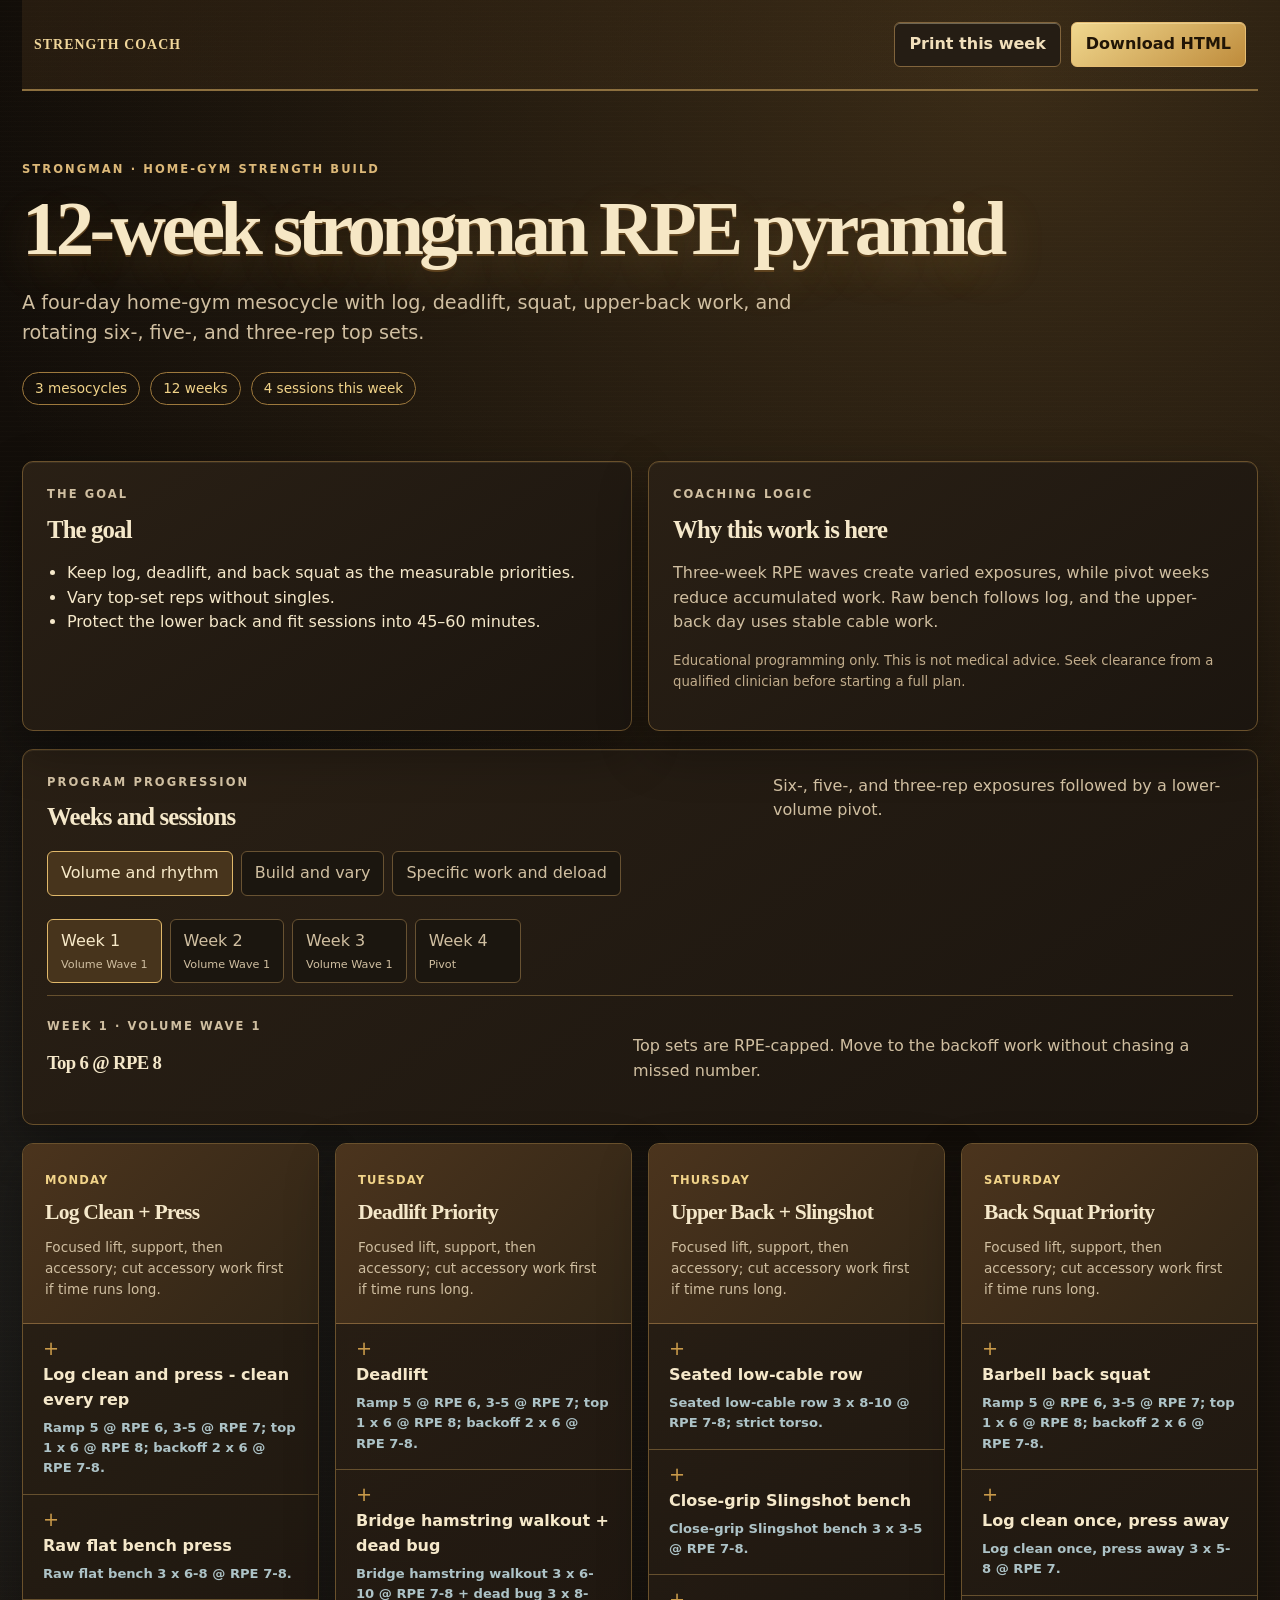
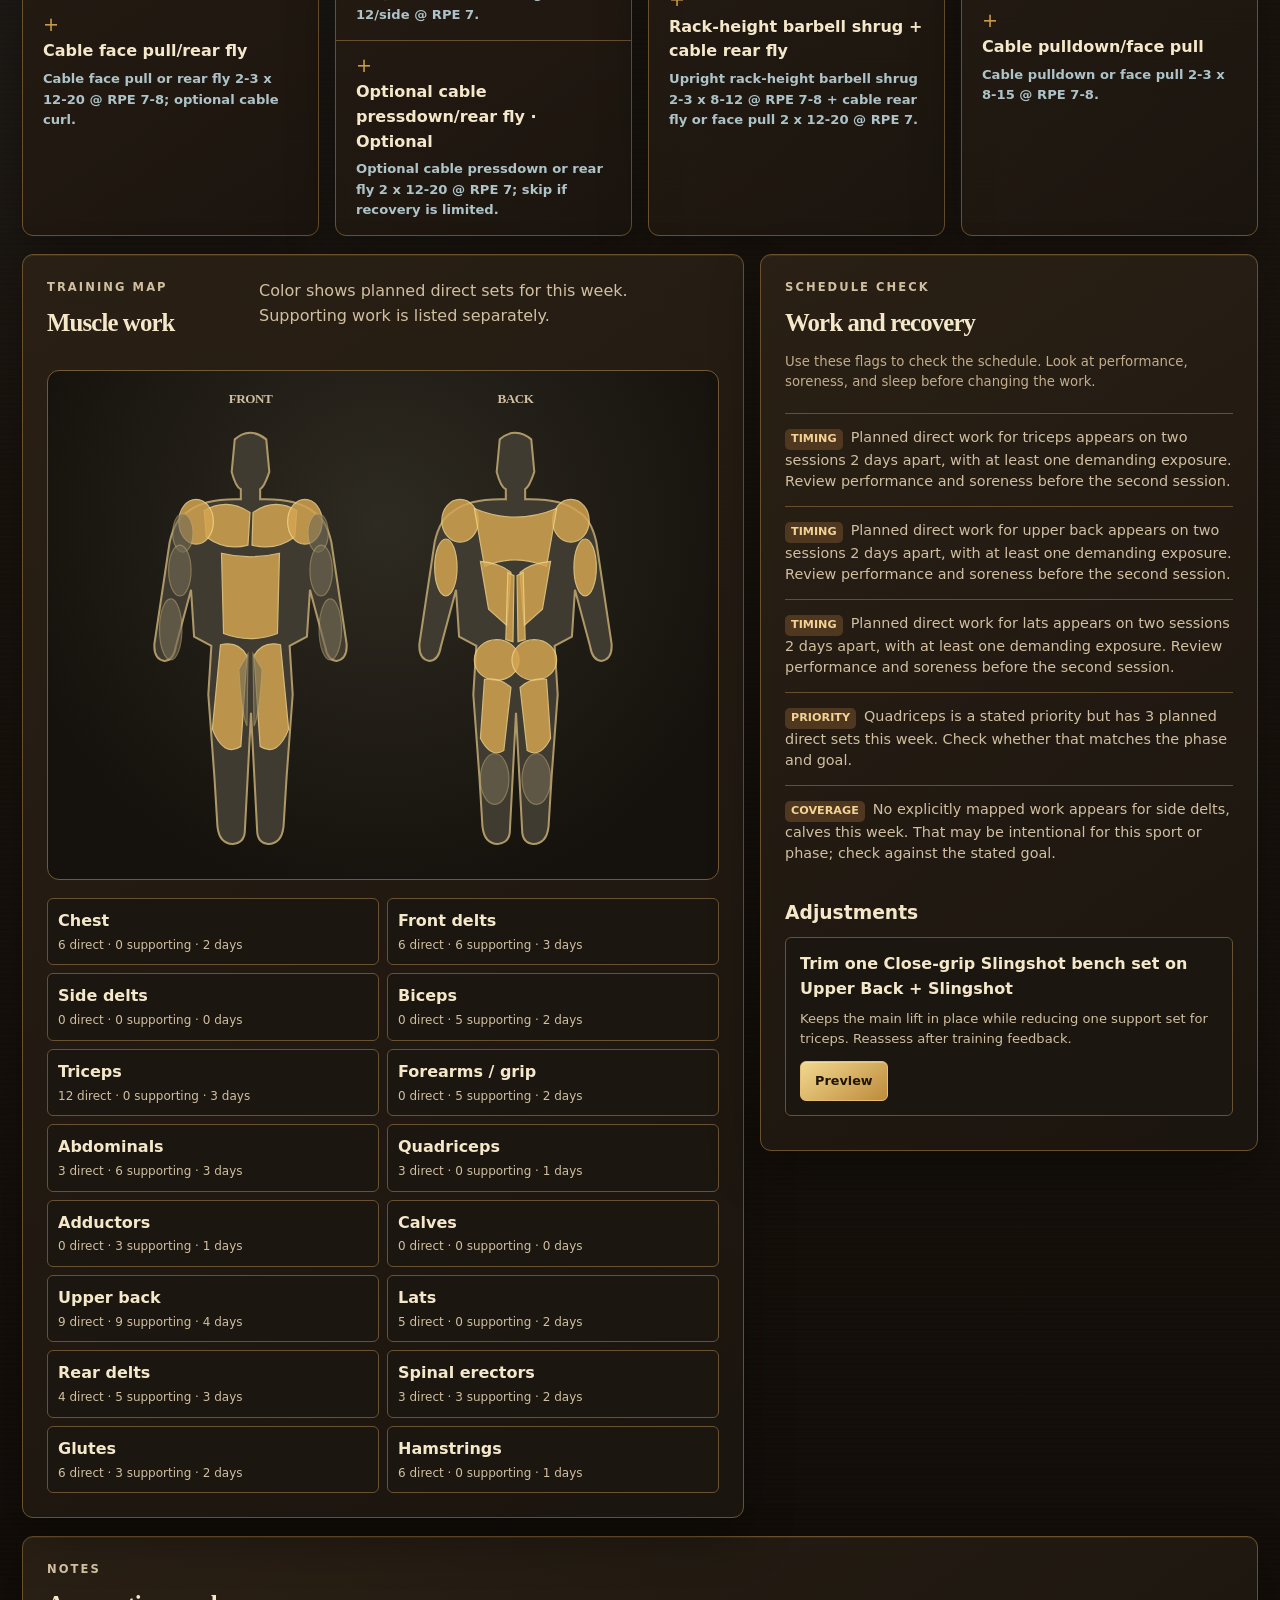
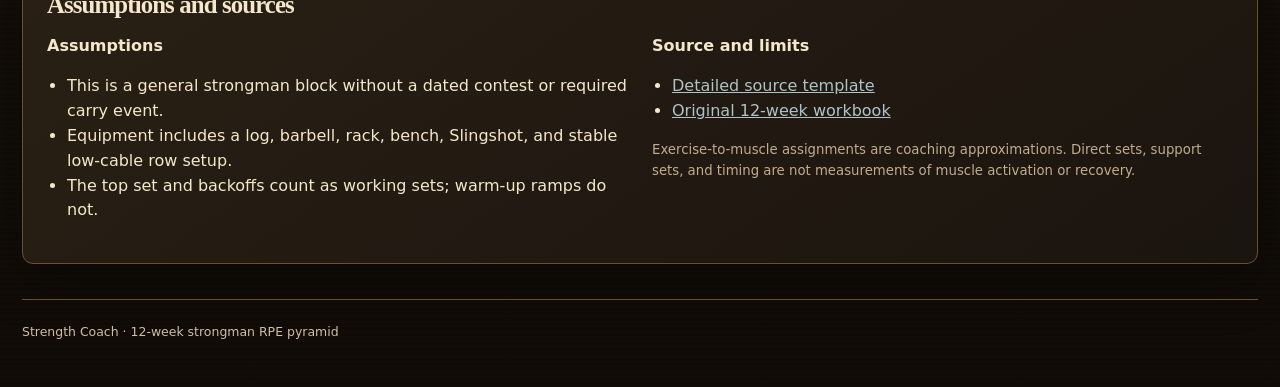
<file: site/plans/strongman-rpe-pyramid.html>
<!doctype html>
<html lang="en"><head><meta charset="utf-8"><meta name="viewport" content="width=device-width,initial-scale=1"><meta name="color-scheme" content="dark"><meta name="description" content="Interactive Strength Coach program: A four-day home-gym mesocycle with log, deadlift, squat, upper-back work, and rotating six-, five-, and three-rep top sets."><title>12-week strongman RPE pyramid · Strength Coach</title><style>:root{color-scheme:dark;--bg:#100c08;--panel:#201911;--panel2:#302516;--line:#634d2e;--ink:#f5e8ca;--muted:#d0bfa1;--accent:#c99a4a;--cool:#adc3c7;--gold:#f1d389;font-family:system-ui,-apple-system,"Segoe UI",sans-serif}*{box-sizing:border-box}html{scroll-behavior:smooth}body{margin:0;background:radial-gradient(circle at 85% 4%,#463019 0,transparent 30%),radial-gradient(circle at 2% 32%,#1d2d36 0,transparent 26%),var(--bg);color:var(--ink);line-height:1.55}button{font:inherit;cursor:pointer}a{color:var(--cool)}button:focus-visible,a:focus-visible,summary:focus-visible{outline:3px solid var(--gold);outline-offset:3px}#app{max-width:1380px;margin:auto;padding:0 22px}.masthead{display:flex;justify-content:space-between;align-items:center;gap:16px;padding:22px 0;border-bottom:1px solid var(--line)}.brand{font-size:.87rem;font-weight:900;letter-spacing:.16em}.brand span{color:var(--accent);margin-left:.5em}.mast-actions{display:flex;gap:10px}.mast-actions button,.suggestion button,.preview-actions button{background:var(--accent);color:#111;border:0;border-radius:8px;padding:9px 14px;font-weight:750}.mast-actions button:first-child,.preview-actions button:last-child{background:var(--panel2);color:var(--ink);border:1px solid var(--line)}.hero{padding:70px 0 38px;max-width:1000px}.eyebrow{text-transform:uppercase;letter-spacing:.18em;color:var(--cool);font-weight:800;font-size:.72rem;margin:0 0 12px}.hero h1{font-size:clamp(2.6rem,6vw,6rem);letter-spacing:-.055em;line-height:.98;margin:0 0 22px;max-width:1000px}.lead{font-size:clamp(1.05rem,1.5vw,1.4rem);max-width:800px;color:var(--muted)}.hero-meta{display:flex;flex-wrap:wrap;gap:10px;margin-top:25px}.hero-meta span{border:1px solid #9e793d;border-radius:100px;padding:5px 12px;color:var(--gold);font-size:.85rem}.context{color:var(--muted);font-size:.88rem}.panel{background:linear-gradient(145deg,rgba(43,33,22,.97),rgba(28,21,14,.96));border:1px solid var(--line);border-radius:18px;padding:24px;box-shadow:0 20px 50px #0003}.panel h2{font-size:1.55rem;line-height:1.15;margin:0 0 14px}.panel h3{margin:0 0 7px}.panel p{color:var(--muted)}.panel ul{padding-left:20px}.intro-grid,.analysis-grid{display:grid;grid-template-columns:1fr 1fr;gap:16px;margin:18px 0}.intro-grid .panel{min-height:230px}.fine{font-size:.83rem;color:#c2ad8c!important}.planner{margin:18px 0}.section-head{display:flex;justify-content:space-between;gap:24px;align-items:start}.section-head>p{max-width:460px;margin:0}.tabs,.week-tabs{display:flex;gap:8px;overflow-x:auto;padding:5px 0 12px;scrollbar-color:#677 #222}.tabs button,.week-tabs button{flex:0 0 auto;border:1px solid var(--line);border-radius:9px;background:#1c160f;color:var(--muted);padding:9px 13px;text-align:left}.tabs button[aria-current="true"],.week-tabs button[aria-current="true"]{border-color:var(--accent);background:#49351b;color:var(--ink)}.week-tabs{margin-top:6px}.week-tabs button{min-width:106px;display:flex;flex-direction:column;gap:2px}.week-tabs small{color:var(--muted);font-size:.7rem}.week-intro{border-top:1px solid var(--line);display:flex;justify-content:space-between;gap:25px;padding-top:22px}.week-intro p:last-child{max-width:600px}.sessions{display:grid;grid-template-columns:repeat(auto-fit,minmax(275px,1fr));gap:16px}.session{padding:0;overflow:hidden}.session-head{padding:23px 22px;border-bottom:1px solid var(--line);background:linear-gradient(140deg,#49351d,#302516)}.session-head span{color:var(--gold);font-weight:800;text-transform:uppercase;letter-spacing:.1em;font-size:.72rem}.session-head h3{font-size:1.35rem;margin-top:5px}.session-head p{margin:0;font-size:.85rem}.exercise{border-bottom:1px solid var(--line)}.exercise:last-child{border-bottom:0}.exercise summary{list-style:none;display:flex;flex-direction:column;gap:5px;padding:15px 20px;cursor:pointer}.exercise summary::-webkit-details-marker{display:none}.exercise summary:before{content:"+";float:right;color:var(--accent);font-size:1.2rem;line-height:1}.exercise[open] summary:before{content:"−"}.exercise summary span{font-weight:730}.exercise summary strong{font-size:.82rem;color:var(--cool)}.exercise-detail{padding:0 20px 16px;font-size:.85rem}.exercise-detail p{margin:7px 0}.exercise-detail b{color:var(--ink)}.analysis-grid{grid-template-columns:minmax(0,1.45fr) minmax(300px,1fr);align-items:start}.body-maps{display:flex;justify-content:center;gap:20px;background:#17130e;border:1px solid var(--line);border-radius:12px;margin:18px 0;padding:18px}.body-view{flex:1;max-width:245px;text-align:center}.body-view h3{font-size:.82rem;text-transform:uppercase;letter-spacing:.15em;color:var(--muted)}.body-view svg{width:100%;height:auto}.silhouette{fill:#3d372b;stroke:#98845f;stroke-width:2}.muscle-shape{fill:#756a4c;stroke:#ac9566;stroke-width:1.2;opacity:.6;transition:fill .2s,opacity .2s;cursor:pointer}.muscle-shape.trained{fill:var(--accent);opacity:.83}.muscle-shape.selected{fill:var(--gold);stroke:#fff;stroke-width:2;opacity:1}.muscle-grid{display:grid;grid-template-columns:repeat(2,minmax(0,1fr));gap:8px}.muscle-grid button{background:#1a150f;color:var(--ink);border:1px solid var(--line);border-radius:8px;text-align:left;padding:10px;display:flex;flex-direction:column;gap:2px}.muscle-grid button[aria-pressed="true"]{border-color:var(--gold);background:#4f3a1d}.muscle-grid span{font-size:.75rem;color:var(--muted)}.selected-detail{border-left:3px solid var(--gold);padding-left:12px;font-size:.87rem}.flags{list-style:none;padding:0!important;margin:20px 0}.flags li{padding:13px 0;border-top:1px solid var(--line);color:var(--muted);font-size:.9rem}.flags span{display:inline-block;background:#56351c;color:#f2d299;border-radius:5px;padding:2px 6px;margin-right:8px;font-size:.7rem;text-transform:uppercase;font-weight:800}.flags li:has(span:first-child){line-height:1.5}.clear{border-left:3px solid var(--cool);padding:10px 12px;background:#1a3037}.suggestion{border:1px solid var(--line);background:#201911;border-radius:10px;padding:14px;margin:10px 0}.suggestion h3{font-size:1rem}.suggestion p{font-size:.82rem;margin:0 0 12px}.suggestion button{font-size:.8rem}.preview{border:1px solid var(--gold);background:#3f321c;border-radius:10px;padding:16px;margin-top:16px}.preview p{font-size:.86rem}.preview-actions{display:flex;gap:8px;flex-wrap:wrap}.endnotes{margin:18px 0 35px}.endnotes-grid{display:grid;grid-template-columns:1fr 1fr;gap:24px}.endnotes h3{font-size:1rem}footer{padding:22px 0 45px;color:var(--muted);font-size:.78rem;border-top:1px solid var(--line)}@media(max-width:900px){.analysis-grid,.intro-grid{grid-template-columns:1fr}.section-head,.week-intro{display:block}.section-head>p,.week-intro p:last-child{max-width:none}.hero{padding-top:42px}}@media(max-width:560px){#app{padding:0 14px}.masthead{align-items:start;flex-direction:column}.mast-actions{width:100%}.mast-actions button{flex:1}.panel{padding:18px}.sessions{grid-template-columns:1fr}.body-maps{gap:4px;padding:9px}.muscle-grid{grid-template-columns:1fr}.endnotes-grid{grid-template-columns:1fr}.hero h1{font-size:2.7rem}}@media print{*{color:#111!important;box-shadow:none!important}body{background:#fff!important}#app{max-width:none;padding:0}.mast-actions,.tabs,.week-tabs,.suggestion button,.preview,.muscle-grid button{display:none!important}.hero{padding:22px 0}.panel,.session{break-inside:avoid;background:#fff!important;border-color:#aaa}.sessions{display:block}.session{margin:12px 0}.exercise{break-inside:avoid}.exercise-detail{display:block}.body-maps{background:#fff}.muscle-shape.trained{fill:#777}.endnotes{break-before:page}}
@media(prefers-reduced-motion:reduce){html{scroll-behavior:auto}.muscle-shape{transition:none}}

/* Azeroth-inspired document finish: weathered stone, parchment, and brass. */
:root{--bg:#100c08;--panel:#231b12;--panel2:#302516;--line:#66502e;--ink:#f5e8ca;--muted:#d0bfa1;--accent:#c99a4a;--cool:#adc3c7;--gold:#f1d389}
body{background:radial-gradient(circle at 79% 2%,rgba(191,142,69,.24),transparent 29%),radial-gradient(circle at 7% 36%,rgba(71,103,121,.13),transparent 30%),repeating-linear-gradient(0deg,rgba(241,211,137,.012) 0 1px,transparent 1px 5px),linear-gradient(180deg,#100c08,#1a140e 50%,#100b07)}
.masthead{border-bottom:2px double #8d703f;background:linear-gradient(90deg,rgba(74,52,27,.35),transparent);padding-inline:12px}
.brand{font-family:Georgia,Cambria,serif;font-weight:700;color:#f0d69a;letter-spacing:.075em}
.brand span{color:#b9cbd0}
.hero h1,.panel h2,.week-intro h3,.session-head h3,.body-view h3{font-family:Georgia,Cambria,"Times New Roman",serif;letter-spacing:-.035em}
.hero h1{color:#f6e7c5;letter-spacing:-.06em;text-shadow:0 2px #5e421e,0 15px 42px rgba(202,155,71,.21)}
.eyebrow{color:#dcb878}
.panel{background:linear-gradient(145deg,rgba(42,32,21,.98),rgba(27,21,15,.98));border-color:#6a512c;border-radius:11px;box-shadow:inset 0 1px rgba(248,227,178,.08),0 20px 50px #0005}
.session-head{background:linear-gradient(135deg,#4b341d,#302516);border-bottom-color:#806038}
.body-maps{background:radial-gradient(circle at 50% 30%,#2e2b22,#15110c 78%);border-color:#735936}
.silhouette{fill:#403b30;stroke:#ae9868}
.muscle-shape{fill:#736b54;stroke:#b6a16e}.muscle-shape.trained{fill:#d5a550;stroke:#f1d389}.muscle-shape.selected{fill:#a8cada;stroke:#eef8fa}
.mast-actions button,.suggestion button,.preview-actions button{background:linear-gradient(145deg,#f1d88f,#be8b3b);color:#211506;border:1px solid #e6bd73;border-radius:6px;box-shadow:inset 0 1px #fff7ce55}
.mast-actions button:first-child,.preview-actions button:last-child{background:#251d14;color:#f1dfbb;border-color:#81643c}
.tabs button,.week-tabs button,.muscle-grid button,.suggestion{border-color:#685232;background:#1b160f;border-radius:6px}
.tabs button[aria-current="true"],.week-tabs button[aria-current="true"],.muscle-grid button[aria-pressed="true"]{border-color:#e0b86a;background:#47341c;color:#f8eac9}
.flags span{background:#503820;color:#f2d393}.clear{background:#1b3038;border-left-color:#a8c8d0}
.preview{background:#392d1b;border-color:#d7ae65}
@media print{.hero h1{text-shadow:none}.panel{box-shadow:none}}
</style></head>
<body><div id="app"><p>Loading your program…</p></div><noscript><p>This document needs JavaScript to show its interactive program. Enable JavaScript or use the companion workbook.</p></noscript><script id="program-data" type="application/json">{"schemaVersion":1,"id":"strongman-rpe-pyramid","title":"12-week strongman RPE pyramid","sport":"Strongman","objective":"Home-gym strength build","summary":"A four-day home-gym mesocycle with log, deadlift, squat, upper-back work, and rotating six-, five-, and three-rep top sets.","rationale":"Three-week RPE waves create varied exposures, while pivot weeks reduce accumulated work. Raw bench follows log, and the upper-back day uses stable cable work.","goals":["Keep log, deadlift, and back squat as the measurable priorities.","Vary top-set reps without singles.","Protect the lower back and fit sessions into 45–60 minutes."],"priorityMuscles":["upper-back","hamstrings","quads"],"maxExercisesPerDay":4,"assumptions":["This is a general strongman block without a dated contest or required carry event.","Equipment includes a log, barbell, rack, bench, Slingshot, and stable low-cable row setup.","The top set and backoffs count as working sets; warm-up ramps do not."],"sources":[{"label":"Detailed source template","url":"https://github.com/ryeceps/strength-coach/blob/main/templates/strongman/strongman-rpe-pyramid-four-day.md"},{"label":"Original 12-week workbook","url":"https://github.com/ryeceps/strength-coach/blob/main/assets/generated-programs/12_week_strongman_4_day_rpe_pyramid_program.xlsx"}],"mesocycles":[{"title":"Volume and rhythm","focus":"Volume and rhythm","rationale":"Six-, five-, and three-rep exposures followed by a lower-volume pivot.","weeks":[{"number":1,"phase":"Volume Wave 1","focus":"Top 6 @ RPE 8","note":"Top sets are RPE-capped. Move to the backoff work without chasing a missed number.","days":[{"weekday":0,"title":"Log Clean + Press","focus":"Focused lift, support, then accessory; cut accessory work first if time runs long.","exercises":[{"name":"Log clean and press - clean every rep","prescription":"Ramp 5 @ RPE 6, 3-5 @ RPE 7; top 1 x 6 @ RPE 8; backoff 2 x 6 @ RPE 7-8.","sets":3,"primaryMuscles":["front-delts","triceps"],"secondaryMuscles":["upper-back","abs"],"reason":"Practice the clean and press with the contest implement.","rpe":8,"note":"Clean every rep. Top set is RPE-capped; lower load for backoffs. No singles.","cue":"Brace before the press and keep the implement close through the clean.","alternatives":["Axle clean and press when the log is unavailable"]},{"name":"Raw flat bench press","prescription":"Raw flat bench 3 x 6-8 @ RPE 7-8.","sets":3,"primaryMuscles":["chest","triceps"],"secondaryMuscles":["front-delts"],"reason":"Build the bench without taking work away from the event lift.","rpe":8,"note":"Bench raw after log. Keep enough in reserve for Day 3 and Day 4 pressing."},{"name":"Cable face pull/rear fly","prescription":"Cable face pull or rear fly 2-3 x 12-20 @ RPE 7-8; optional cable curl.","sets":2,"primaryMuscles":["rear-delts","upper-back"],"secondaryMuscles":[],"reason":"Train the rear delts. Cut this first if time is short.","rpe":8,"note":"Use the single-stack pulley; cut this slot first if time runs long."}]},{"weekday":1,"title":"Deadlift Priority","focus":"Focused lift, support, then accessory; cut accessory work first if time runs long.","exercises":[{"name":"Deadlift","prescription":"Ramp 5 @ RPE 6, 3-5 @ RPE 7; top 1 x 6 @ RPE 8; backoff 2 x 6 @ RPE 7-8.","sets":3,"primaryMuscles":["glutes","hamstrings","spinal-erectors"],"secondaryMuscles":["upper-back","forearms"],"reason":"Pull heavy. Keep the deadlift moving.","rpe":8,"note":"Top set is RPE-capped. Preserve lower-back recovery for Day 4; no singles.","cue":"Set the brace and keep the bar path close; stop when positions deteriorate.","alternatives":["Trap-bar deadlift when the setup or tolerance requires it"]},{"name":"Bridge hamstring walkout + dead bug","prescription":"Bridge hamstring walkout 3 x 6-10 @ RPE 7-8 + dead bug 3 x 8-12/side @ RPE 7.","sets":3,"primaryMuscles":["hamstrings","abs"],"secondaryMuscles":["glutes"],"reason":"Train the hamstrings without another heavy pull from the floor.","rpe":8,"note":"No loaded hinge after deadlift. Shorten the walkout if the full version is too hard."},{"name":"Optional cable pressdown/rear fly","prescription":"Optional cable pressdown or rear fly 2 x 12-20 @ RPE 7; skip if recovery is limited.","sets":2,"primaryMuscles":["triceps","rear-delts"],"secondaryMuscles":["upper-back"],"reason":"Train the rear delts. Cut this first if time is short.","optional":true,"rpe":7,"note":"Optional low-fatigue cable work; skip if recovery is limited."}]},{"weekday":3,"title":"Upper Back + Slingshot","focus":"Focused lift, support, then accessory; cut accessory work first if time runs long.","exercises":[{"name":"Seated low-cable row","prescription":"Seated low-cable row 3 x 8-10 @ RPE 7-8; strict torso.","sets":3,"primaryMuscles":["upper-back","lats"],"secondaryMuscles":["biceps","rear-delts"],"reason":"Build the upper back for pressing and carries.","rpe":8,"note":"Brace feet on a fixed rack crossmember or mounted footplate, never loose equipment. Stay upright; stop if low back limits the set.","cue":"Brace the feet on a fixed support and pull without rocking the torso.","alternatives":["Supported one-arm cable row if no stable foot brace exists"]},{"name":"Close-grip Slingshot bench","prescription":"Close-grip Slingshot bench 3 x 3-5 @ RPE 7-8.","sets":3,"primaryMuscles":["chest","triceps"],"secondaryMuscles":["front-delts"],"reason":"Add close-grip press work after the upper-back work.","rpe":8,"note":"Assisted RPE only; do not compare load with raw bench. No max test.","cue":"Judge effort on the assisted lift rather than comparing its load with raw bench."},{"name":"Rack-height barbell shrug + cable rear fly","prescription":"Upright rack-height barbell shrug 2-3 x 8-12 @ RPE 7-8 + cable rear fly or face pull 2 x 12-20 @ RPE 7.","sets":2,"primaryMuscles":["upper-back","rear-delts"],"secondaryMuscles":["forearms"],"reason":"Train the rear delts. Cut this first if time is short.","rpe":8,"note":"Start bar at thigh height and stay upright. Omit shrugs if the low back is taxed."}]},{"weekday":5,"title":"Back Squat Priority","focus":"Focused lift, support, then accessory; cut accessory work first if time runs long.","exercises":[{"name":"Barbell back squat","prescription":"Ramp 5 @ RPE 6, 3-5 @ RPE 7; top 1 x 6 @ RPE 8; backoff 2 x 6 @ RPE 7-8.","sets":3,"primaryMuscles":["quads","glutes"],"secondaryMuscles":["adductors","spinal-erectors"],"reason":"Make the squat a main lift and track it each week.","rpe":8,"note":"Use your normal stance and bar position. Top set is RPE-capped; no singles.","cue":"Use the normal stance and depth; maintain the brace out of the bottom.","alternatives":["Safety-bar squat if the bar position is not tolerated"]},{"name":"Log clean once, press away","prescription":"Log clean once, press away 3 x 5-8 @ RPE 7.","sets":3,"primaryMuscles":["front-delts","triceps"],"secondaryMuscles":["upper-back","abs"],"reason":"Get more press work without another full clean on every rep.","rpe":7,"note":"Clean once per set, then press away. Technique volume lighter than Day 1.","cue":"Brace before the press and keep the implement close through the clean.","alternatives":["Axle clean and press when the log is unavailable"]},{"name":"Cable pulldown/face pull","prescription":"Cable pulldown or face pull 2-3 x 8-15 @ RPE 7-8.","sets":2,"primaryMuscles":["upper-back","lats"],"secondaryMuscles":["biceps","rear-delts"],"reason":"Build the upper back for pressing and carries.","rpe":8,"note":"Use the high pulley if available; face pulls work at a suitable cable height."}]}]},{"number":2,"phase":"Volume Wave 1","focus":"Top 5 @ RPE 8.5","note":"Top sets are RPE-capped. Move to the backoff work without chasing a missed number.","days":[{"weekday":0,"title":"Log Clean + Press","focus":"Focused lift, support, then accessory; cut accessory work first if time runs long.","exercises":[{"name":"Log clean and press - clean every rep","prescription":"Ramp 5 @ RPE 6, 3-5 @ RPE 7; top 1 x 5 @ RPE 8.5; backoff 2 x 5 @ RPE 7-8.","sets":3,"primaryMuscles":["front-delts","triceps"],"secondaryMuscles":["upper-back","abs"],"reason":"Practice the clean and press with the contest implement.","rpe":8.5,"note":"Clean every rep. Top set is RPE-capped; lower load for backoffs. No singles.","cue":"Brace before the press and keep the implement close through the clean.","alternatives":["Axle clean and press when the log is unavailable"]},{"name":"Raw flat bench press","prescription":"Raw flat bench 3 x 6-8 @ RPE 7-8.","sets":3,"primaryMuscles":["chest","triceps"],"secondaryMuscles":["front-delts"],"reason":"Build the bench without taking work away from the event lift.","rpe":8,"note":"Bench raw after log. Keep enough in reserve for Day 3 and Day 4 pressing."},{"name":"Cable face pull/rear fly","prescription":"Cable face pull or rear fly 2-3 x 12-20 @ RPE 7-8; optional cable curl.","sets":2,"primaryMuscles":["rear-delts","upper-back"],"secondaryMuscles":[],"reason":"Train the rear delts. Cut this first if time is short.","rpe":8,"note":"Use the single-stack pulley; cut this slot first if time runs long."}]},{"weekday":1,"title":"Deadlift Priority","focus":"Focused lift, support, then accessory; cut accessory work first if time runs long.","exercises":[{"name":"Deadlift","prescription":"Ramp 5 @ RPE 6, 3-5 @ RPE 7; top 1 x 5 @ RPE 8.5; backoff 2 x 5 @ RPE 7-8.","sets":3,"primaryMuscles":["glutes","hamstrings","spinal-erectors"],"secondaryMuscles":["upper-back","forearms"],"reason":"Pull heavy. Keep the deadlift moving.","rpe":8.5,"note":"Top set is RPE-capped. Preserve lower-back recovery for Day 4; no singles.","cue":"Set the brace and keep the bar path close; stop when positions deteriorate.","alternatives":["Trap-bar deadlift when the setup or tolerance requires it"]},{"name":"Bridge hamstring walkout + dead bug","prescription":"Bridge hamstring walkout 3 x 6-10 @ RPE 7-8 + dead bug 3 x 8-12/side @ RPE 7.","sets":3,"primaryMuscles":["hamstrings","abs"],"secondaryMuscles":["glutes"],"reason":"Train the hamstrings without another heavy pull from the floor.","rpe":8,"note":"No loaded hinge after deadlift. Shorten the walkout if the full version is too hard."},{"name":"Optional cable pressdown/rear fly","prescription":"Optional cable pressdown or rear fly 2 x 12-20 @ RPE 7; skip if recovery is limited.","sets":2,"primaryMuscles":["triceps","rear-delts"],"secondaryMuscles":["upper-back"],"reason":"Train the rear delts. Cut this first if time is short.","optional":true,"rpe":7,"note":"Optional low-fatigue cable work; skip if recovery is limited."}]},{"weekday":3,"title":"Upper Back + Slingshot","focus":"Focused lift, support, then accessory; cut accessory work first if time runs long.","exercises":[{"name":"Seated low-cable row","prescription":"Seated low-cable row 3 x 8-10 @ RPE 7-8; strict torso.","sets":3,"primaryMuscles":["upper-back","lats"],"secondaryMuscles":["biceps","rear-delts"],"reason":"Build the upper back for pressing and carries.","rpe":8,"note":"Brace feet on a fixed rack crossmember or mounted footplate, never loose equipment. Stay upright; stop if low back limits the set.","cue":"Brace the feet on a fixed support and pull without rocking the torso.","alternatives":["Supported one-arm cable row if no stable foot brace exists"]},{"name":"Close-grip Slingshot bench","prescription":"Close-grip Slingshot bench 3 x 3-5 @ RPE 7-8.","sets":3,"primaryMuscles":["chest","triceps"],"secondaryMuscles":["front-delts"],"reason":"Add close-grip press work after the upper-back work.","rpe":8,"note":"Assisted RPE only; do not compare load with raw bench. No max test.","cue":"Judge effort on the assisted lift rather than comparing its load with raw bench."},{"name":"Rack-height barbell shrug + cable rear fly","prescription":"Upright rack-height barbell shrug 2-3 x 8-12 @ RPE 7-8 + cable rear fly or face pull 2 x 12-20 @ RPE 7.","sets":2,"primaryMuscles":["upper-back","rear-delts"],"secondaryMuscles":["forearms"],"reason":"Train the rear delts. Cut this first if time is short.","rpe":8,"note":"Start bar at thigh height and stay upright. Omit shrugs if the low back is taxed."}]},{"weekday":5,"title":"Back Squat Priority","focus":"Focused lift, support, then accessory; cut accessory work first if time runs long.","exercises":[{"name":"Barbell back squat","prescription":"Ramp 5 @ RPE 6, 3-5 @ RPE 7; top 1 x 5 @ RPE 8.5; backoff 2 x 5 @ RPE 7-8.","sets":3,"primaryMuscles":["quads","glutes"],"secondaryMuscles":["adductors","spinal-erectors"],"reason":"Make the squat a main lift and track it each week.","rpe":8.5,"note":"Use your normal stance and bar position. Top set is RPE-capped; no singles.","cue":"Use the normal stance and depth; maintain the brace out of the bottom.","alternatives":["Safety-bar squat if the bar position is not tolerated"]},{"name":"Log clean once, press away","prescription":"Log clean once, press away 3 x 5-8 @ RPE 7.","sets":3,"primaryMuscles":["front-delts","triceps"],"secondaryMuscles":["upper-back","abs"],"reason":"Get more press work without another full clean on every rep.","rpe":7,"note":"Clean once per set, then press away. Technique volume lighter than Day 1.","cue":"Brace before the press and keep the implement close through the clean.","alternatives":["Axle clean and press when the log is unavailable"]},{"name":"Cable pulldown/face pull","prescription":"Cable pulldown or face pull 2-3 x 8-15 @ RPE 7-8.","sets":2,"primaryMuscles":["upper-back","lats"],"secondaryMuscles":["biceps","rear-delts"],"reason":"Build the upper back for pressing and carries.","rpe":8,"note":"Use the high pulley if available; face pulls work at a suitable cable height."}]}]},{"number":3,"phase":"Volume Wave 1","focus":"Top 3 @ RPE 9","note":"Top sets are RPE-capped. Move to the backoff work without chasing a missed number.","days":[{"weekday":0,"title":"Log Clean + Press","focus":"Focused lift, support, then accessory; cut accessory work first if time runs long.","exercises":[{"name":"Log clean and press - clean every rep","prescription":"Ramp 5 @ RPE 6, 3 @ RPE 7, 3 @ RPE 8; top 1 x 3 @ RPE 9; backoff 2 x 3 @ RPE 7-8.","sets":3,"primaryMuscles":["front-delts","triceps"],"secondaryMuscles":["upper-back","abs"],"reason":"Practice the clean and press with the contest implement.","rpe":9,"note":"Clean every rep. Top set is RPE-capped; lower load for backoffs. No singles.","cue":"Brace before the press and keep the implement close through the clean.","alternatives":["Axle clean and press when the log is unavailable"]},{"name":"Raw flat bench press","prescription":"Raw flat bench 3 x 6-8 @ RPE 7-8.","sets":3,"primaryMuscles":["chest","triceps"],"secondaryMuscles":["front-delts"],"reason":"Build the bench without taking work away from the event lift.","rpe":8,"note":"Bench raw after log. Keep enough in reserve for Day 3 and Day 4 pressing."},{"name":"Cable face pull/rear fly","prescription":"Cable face pull or rear fly 2-3 x 12-20 @ RPE 7-8; optional cable curl.","sets":2,"primaryMuscles":["rear-delts","upper-back"],"secondaryMuscles":[],"reason":"Train the rear delts. Cut this first if time is short.","rpe":8,"note":"Use the single-stack pulley; cut this slot first if time runs long."}]},{"weekday":1,"title":"Deadlift Priority","focus":"Focused lift, support, then accessory; cut accessory work first if time runs long.","exercises":[{"name":"Deadlift","prescription":"Ramp 5 @ RPE 6, 3 @ RPE 7, 3 @ RPE 8; top 1 x 3 @ RPE 9; backoff 2 x 3 @ RPE 7-8.","sets":3,"primaryMuscles":["glutes","hamstrings","spinal-erectors"],"secondaryMuscles":["upper-back","forearms"],"reason":"Pull heavy. Keep the deadlift moving.","rpe":9,"note":"Top set is RPE-capped. Preserve lower-back recovery for Day 4; no singles.","cue":"Set the brace and keep the bar path close; stop when positions deteriorate.","alternatives":["Trap-bar deadlift when the setup or tolerance requires it"]},{"name":"Bridge hamstring walkout + dead bug","prescription":"Bridge hamstring walkout 3 x 6-10 @ RPE 7-8 + dead bug 3 x 8-12/side @ RPE 7.","sets":3,"primaryMuscles":["hamstrings","abs"],"secondaryMuscles":["glutes"],"reason":"Train the hamstrings without another heavy pull from the floor.","rpe":8,"note":"No loaded hinge after deadlift. Shorten the walkout if the full version is too hard."},{"name":"Optional cable pressdown/rear fly","prescription":"Optional cable pressdown or rear fly 2 x 12-20 @ RPE 7; skip if recovery is limited.","sets":2,"primaryMuscles":["triceps","rear-delts"],"secondaryMuscles":["upper-back"],"reason":"Train the rear delts. Cut this first if time is short.","optional":true,"rpe":7,"note":"Optional low-fatigue cable work; skip if recovery is limited."}]},{"weekday":3,"title":"Upper Back + Slingshot","focus":"Focused lift, support, then accessory; cut accessory work first if time runs long.","exercises":[{"name":"Seated low-cable row","prescription":"Seated low-cable row 3 x 8-10 @ RPE 7-8; strict torso.","sets":3,"primaryMuscles":["upper-back","lats"],"secondaryMuscles":["biceps","rear-delts"],"reason":"Build the upper back for pressing and carries.","rpe":8,"note":"Brace feet on a fixed rack crossmember or mounted footplate, never loose equipment. Stay upright; stop if low back limits the set.","cue":"Brace the feet on a fixed support and pull without rocking the torso.","alternatives":["Supported one-arm cable row if no stable foot brace exists"]},{"name":"Close-grip Slingshot bench","prescription":"Close-grip Slingshot bench 3 x 3-5 @ RPE 7-8.","sets":3,"primaryMuscles":["chest","triceps"],"secondaryMuscles":["front-delts"],"reason":"Add close-grip press work after the upper-back work.","rpe":8,"note":"Assisted RPE only; do not compare load with raw bench. No max test.","cue":"Judge effort on the assisted lift rather than comparing its load with raw bench."},{"name":"Rack-height barbell shrug + cable rear fly","prescription":"Upright rack-height barbell shrug 2-3 x 8-12 @ RPE 7-8 + cable rear fly or face pull 2 x 12-20 @ RPE 7.","sets":2,"primaryMuscles":["upper-back","rear-delts"],"secondaryMuscles":["forearms"],"reason":"Train the rear delts. Cut this first if time is short.","rpe":8,"note":"Start bar at thigh height and stay upright. Omit shrugs if the low back is taxed."}]},{"weekday":5,"title":"Back Squat Priority","focus":"Focused lift, support, then accessory; cut accessory work first if time runs long.","exercises":[{"name":"Barbell back squat","prescription":"Ramp 5 @ RPE 6, 3 @ RPE 7, 3 @ RPE 8; top 1 x 3 @ RPE 9; backoff 2 x 3 @ RPE 7-8.","sets":3,"primaryMuscles":["quads","glutes"],"secondaryMuscles":["adductors","spinal-erectors"],"reason":"Make the squat a main lift and track it each week.","rpe":9,"note":"Use your normal stance and bar position. Top set is RPE-capped; no singles.","cue":"Use the normal stance and depth; maintain the brace out of the bottom.","alternatives":["Safety-bar squat if the bar position is not tolerated"]},{"name":"Log clean once, press away","prescription":"Log clean once, press away 3 x 5-8 @ RPE 7.","sets":3,"primaryMuscles":["front-delts","triceps"],"secondaryMuscles":["upper-back","abs"],"reason":"Get more press work without another full clean on every rep.","rpe":7,"note":"Clean once per set, then press away. Technique volume lighter than Day 1.","cue":"Brace before the press and keep the implement close through the clean.","alternatives":["Axle clean and press when the log is unavailable"]},{"name":"Cable pulldown/face pull","prescription":"Cable pulldown or face pull 2-3 x 8-15 @ RPE 7-8.","sets":2,"primaryMuscles":["upper-back","lats"],"secondaryMuscles":["biceps","rear-delts"],"reason":"Build the upper back for pressing and carries.","rpe":8,"note":"Use the high pulley if available; face pulls work at a suitable cable height."}]}]},{"number":4,"phase":"Pivot","focus":"Pivot RPE 6-7","note":"Top sets are RPE-capped. Move to the backoff work without chasing a missed number.","days":[{"weekday":0,"title":"Log Clean + Press","focus":"Focused lift, support, then accessory; cut accessory work first if time runs long.","exercises":[{"name":"Log clean and press - clean every rep","prescription":"2 x 5 @ RPE 6-7; no top set.","sets":2,"primaryMuscles":["front-delts","triceps"],"secondaryMuscles":["upper-back","abs"],"reason":"Practice the clean and press with the contest implement.","rpe":7,"note":"Clean every rep. Top set is RPE-capped; lower load for backoffs. No singles.","cue":"Brace before the press and keep the implement close through the clean.","alternatives":["Axle clean and press when the log is unavailable"]},{"name":"Raw flat bench press","prescription":"Raw flat bench 2 x 5 @ RPE 6-7.","sets":2,"primaryMuscles":["chest","triceps"],"secondaryMuscles":["front-delts"],"reason":"Build the bench without taking work away from the event lift.","rpe":7,"note":"Bench raw after log. Keep enough in reserve for Day 3 and Day 4 pressing."},{"name":"Cable face pull/rear fly","prescription":"Cable face pull or rear fly 1-2 x 12-15 @ RPE 6-7.","sets":1,"primaryMuscles":["rear-delts","upper-back"],"secondaryMuscles":[],"reason":"Train the rear delts. Cut this first if time is short.","rpe":7,"note":"Use the single-stack pulley; cut this slot first if time runs long."}]},{"weekday":1,"title":"Deadlift Priority","focus":"Focused lift, support, then accessory; cut accessory work first if time runs long.","exercises":[{"name":"Deadlift","prescription":"2 x 5 @ RPE 6-7; no top set.","sets":2,"primaryMuscles":["glutes","hamstrings","spinal-erectors"],"secondaryMuscles":["upper-back","forearms"],"reason":"Pull heavy. Keep the deadlift moving.","rpe":7,"note":"Top set is RPE-capped. Preserve lower-back recovery for Day 4; no singles.","cue":"Set the brace and keep the bar path close; stop when positions deteriorate.","alternatives":["Trap-bar deadlift when the setup or tolerance requires it"]},{"name":"Bridge hamstring walkout + dead bug","prescription":"Bridge hamstring walkout 2 x 6 @ RPE 6-7 + dead bug 2 x 8/side @ RPE 6-7.","sets":2,"primaryMuscles":["hamstrings","abs"],"secondaryMuscles":["glutes"],"reason":"Train the hamstrings without another heavy pull from the floor.","rpe":7,"note":"No loaded hinge after deadlift. Shorten the walkout if the full version is too hard."},{"name":"Optional cable pressdown/rear fly","prescription":"Optional cable pressdown 1 x 12 @ RPE 6.","sets":1,"primaryMuscles":["triceps","rear-delts"],"secondaryMuscles":["upper-back"],"reason":"Train the rear delts. Cut this first if time is short.","optional":true,"rpe":6,"note":"Optional low-fatigue cable work; skip if recovery is limited."}]},{"weekday":3,"title":"Upper Back + Slingshot","focus":"Focused lift, support, then accessory; cut accessory work first if time runs long.","exercises":[{"name":"Seated low-cable row","prescription":"Seated low-cable row 2 x 6-8 @ RPE 6-7; strict torso.","sets":2,"primaryMuscles":["upper-back","lats"],"secondaryMuscles":["biceps","rear-delts"],"reason":"Build the upper back for pressing and carries.","rpe":7,"note":"Brace feet on a fixed rack crossmember or mounted footplate, never loose equipment. Stay upright; stop if low back limits the set.","cue":"Brace the feet on a fixed support and pull without rocking the torso.","alternatives":["Supported one-arm cable row if no stable foot brace exists"]},{"name":"Close-grip Slingshot bench","prescription":"Close-grip Slingshot bench 2 x 3-5 @ RPE 6-7.","sets":2,"primaryMuscles":["chest","triceps"],"secondaryMuscles":["front-delts"],"reason":"Add close-grip press work after the upper-back work.","rpe":7,"note":"Assisted RPE only; do not compare load with raw bench. No max test.","cue":"Judge effort on the assisted lift rather than comparing its load with raw bench."},{"name":"Rack-height barbell shrug + cable rear fly","prescription":"Upright rack-height shrug 1-2 x 8 @ RPE 6-7 + cable rear fly 1 x 12 @ RPE 6-7.","sets":1,"primaryMuscles":["upper-back","rear-delts"],"secondaryMuscles":["forearms"],"reason":"Train the rear delts. Cut this first if time is short.","rpe":7,"note":"Start bar at thigh height and stay upright. Omit shrugs if the low back is taxed."}]},{"weekday":5,"title":"Back Squat Priority","focus":"Focused lift, support, then accessory; cut accessory work first if time runs long.","exercises":[{"name":"Barbell back squat","prescription":"2 x 5 @ RPE 6-7; no top set.","sets":2,"primaryMuscles":["quads","glutes"],"secondaryMuscles":["adductors","spinal-erectors"],"reason":"Make the squat a main lift and track it each week.","rpe":7,"note":"Use your normal stance and bar position. Top set is RPE-capped; no singles.","cue":"Use the normal stance and depth; maintain the brace out of the bottom.","alternatives":["Safety-bar squat if the bar position is not tolerated"]},{"name":"Log clean once, press away","prescription":"Log clean once, press away 2 x 5 @ RPE 6-7.","sets":2,"primaryMuscles":["front-delts","triceps"],"secondaryMuscles":["upper-back","abs"],"reason":"Get more press work without another full clean on every rep.","rpe":7,"note":"Clean once per set, then press away. Technique volume lighter than Day 1.","cue":"Brace before the press and keep the implement close through the clean.","alternatives":["Axle clean and press when the log is unavailable"]},{"name":"Cable pulldown/face pull","prescription":"Cable pulldown or face pull 1-2 x 10 @ RPE 6-7.","sets":1,"primaryMuscles":["upper-back","lats"],"secondaryMuscles":["biceps","rear-delts"],"reason":"Build the upper back for pressing and carries.","rpe":7,"note":"Use the high pulley if available; face pulls work at a suitable cable height."}]}]}]},{"title":"Build and vary","focus":"Build and vary","rationale":"Repeat the wave with progression only when recovery and technique support it.","weeks":[{"number":5,"phase":"Volume Wave 2","focus":"Top 6 @ RPE 8","note":"Top sets are RPE-capped. Move to the backoff work without chasing a missed number.","days":[{"weekday":0,"title":"Log Clean + Press","focus":"Focused lift, support, then accessory; cut accessory work first if time runs long.","exercises":[{"name":"Log clean and press - clean every rep","prescription":"Ramp 5 @ RPE 6, 3-5 @ RPE 7; top 1 x 6 @ RPE 8; backoff 2 x 6 @ RPE 7-8.","sets":3,"primaryMuscles":["front-delts","triceps"],"secondaryMuscles":["upper-back","abs"],"reason":"Practice the clean and press with the contest implement.","rpe":8,"note":"Clean every rep. Top set is RPE-capped; lower load for backoffs. No singles.","cue":"Brace before the press and keep the implement close through the clean.","alternatives":["Axle clean and press when the log is unavailable"]},{"name":"Raw flat bench press","prescription":"Raw flat bench 3 x 6-8 @ RPE 7-8.","sets":3,"primaryMuscles":["chest","triceps"],"secondaryMuscles":["front-delts"],"reason":"Build the bench without taking work away from the event lift.","rpe":8,"note":"Bench raw after log. Keep enough in reserve for Day 3 and Day 4 pressing."},{"name":"Cable face pull/rear fly","prescription":"Cable face pull or rear fly 2-3 x 12-20 @ RPE 7-8; optional cable curl.","sets":2,"primaryMuscles":["rear-delts","upper-back"],"secondaryMuscles":[],"reason":"Train the rear delts. Cut this first if time is short.","rpe":8,"note":"Use the single-stack pulley; cut this slot first if time runs long."}]},{"weekday":1,"title":"Deadlift Priority","focus":"Focused lift, support, then accessory; cut accessory work first if time runs long.","exercises":[{"name":"Deadlift","prescription":"Ramp 5 @ RPE 6, 3-5 @ RPE 7; top 1 x 6 @ RPE 8; backoff 2 x 6 @ RPE 7-8.","sets":3,"primaryMuscles":["glutes","hamstrings","spinal-erectors"],"secondaryMuscles":["upper-back","forearms"],"reason":"Pull heavy. Keep the deadlift moving.","rpe":8,"note":"Top set is RPE-capped. Preserve lower-back recovery for Day 4; no singles.","cue":"Set the brace and keep the bar path close; stop when positions deteriorate.","alternatives":["Trap-bar deadlift when the setup or tolerance requires it"]},{"name":"Bridge hamstring walkout + dead bug","prescription":"Bridge hamstring walkout 3 x 6-10 @ RPE 7-8 + dead bug 3 x 8-12/side @ RPE 7.","sets":3,"primaryMuscles":["hamstrings","abs"],"secondaryMuscles":["glutes"],"reason":"Train the hamstrings without another heavy pull from the floor.","rpe":8,"note":"No loaded hinge after deadlift. Shorten the walkout if the full version is too hard."},{"name":"Optional cable pressdown/rear fly","prescription":"Optional cable pressdown or rear fly 2 x 12-20 @ RPE 7; skip if recovery is limited.","sets":2,"primaryMuscles":["triceps","rear-delts"],"secondaryMuscles":["upper-back"],"reason":"Train the rear delts. Cut this first if time is short.","optional":true,"rpe":7,"note":"Optional low-fatigue cable work; skip if recovery is limited."}]},{"weekday":3,"title":"Upper Back + Slingshot","focus":"Focused lift, support, then accessory; cut accessory work first if time runs long.","exercises":[{"name":"Seated low-cable row","prescription":"Seated low-cable row 3 x 8-10 @ RPE 7-8; strict torso.","sets":3,"primaryMuscles":["upper-back","lats"],"secondaryMuscles":["biceps","rear-delts"],"reason":"Build the upper back for pressing and carries.","rpe":8,"note":"Brace feet on a fixed rack crossmember or mounted footplate, never loose equipment. Stay upright; stop if low back limits the set.","cue":"Brace the feet on a fixed support and pull without rocking the torso.","alternatives":["Supported one-arm cable row if no stable foot brace exists"]},{"name":"Close-grip Slingshot bench","prescription":"Close-grip Slingshot bench 3 x 3-5 @ RPE 7-8.","sets":3,"primaryMuscles":["chest","triceps"],"secondaryMuscles":["front-delts"],"reason":"Add close-grip press work after the upper-back work.","rpe":8,"note":"Assisted RPE only; do not compare load with raw bench. No max test.","cue":"Judge effort on the assisted lift rather than comparing its load with raw bench."},{"name":"Rack-height barbell shrug + cable rear fly","prescription":"Upright rack-height barbell shrug 2-3 x 8-12 @ RPE 7-8 + cable rear fly or face pull 2 x 12-20 @ RPE 7.","sets":2,"primaryMuscles":["upper-back","rear-delts"],"secondaryMuscles":["forearms"],"reason":"Train the rear delts. Cut this first if time is short.","rpe":8,"note":"Start bar at thigh height and stay upright. Omit shrugs if the low back is taxed."}]},{"weekday":5,"title":"Back Squat Priority","focus":"Focused lift, support, then accessory; cut accessory work first if time runs long.","exercises":[{"name":"Barbell back squat","prescription":"Ramp 5 @ RPE 6, 3-5 @ RPE 7; top 1 x 6 @ RPE 8; backoff 2 x 6 @ RPE 7-8.","sets":3,"primaryMuscles":["quads","glutes"],"secondaryMuscles":["adductors","spinal-erectors"],"reason":"Make the squat a main lift and track it each week.","rpe":8,"note":"Use your normal stance and bar position. Top set is RPE-capped; no singles.","cue":"Use the normal stance and depth; maintain the brace out of the bottom.","alternatives":["Safety-bar squat if the bar position is not tolerated"]},{"name":"Log clean once, press away","prescription":"Log clean once, press away 3 x 5-8 @ RPE 7.","sets":3,"primaryMuscles":["front-delts","triceps"],"secondaryMuscles":["upper-back","abs"],"reason":"Get more press work without another full clean on every rep.","rpe":7,"note":"Clean once per set, then press away. Technique volume lighter than Day 1.","cue":"Brace before the press and keep the implement close through the clean.","alternatives":["Axle clean and press when the log is unavailable"]},{"name":"Cable pulldown/face pull","prescription":"Cable pulldown or face pull 2-3 x 8-15 @ RPE 7-8.","sets":2,"primaryMuscles":["upper-back","lats"],"secondaryMuscles":["biceps","rear-delts"],"reason":"Build the upper back for pressing and carries.","rpe":8,"note":"Use the high pulley if available; face pulls work at a suitable cable height."}]}]},{"number":6,"phase":"Volume Wave 2","focus":"Top 5 @ RPE 8.5","note":"Top sets are RPE-capped. Move to the backoff work without chasing a missed number.","days":[{"weekday":0,"title":"Log Clean + Press","focus":"Focused lift, support, then accessory; cut accessory work first if time runs long.","exercises":[{"name":"Log clean and press - clean every rep","prescription":"Ramp 5 @ RPE 6, 3-5 @ RPE 7; top 1 x 5 @ RPE 8.5; backoff 2 x 5 @ RPE 7-8.","sets":3,"primaryMuscles":["front-delts","triceps"],"secondaryMuscles":["upper-back","abs"],"reason":"Practice the clean and press with the contest implement.","rpe":8.5,"note":"Clean every rep. Top set is RPE-capped; lower load for backoffs. No singles.","cue":"Brace before the press and keep the implement close through the clean.","alternatives":["Axle clean and press when the log is unavailable"]},{"name":"Raw flat bench press","prescription":"Raw flat bench 3 x 6-8 @ RPE 7-8.","sets":3,"primaryMuscles":["chest","triceps"],"secondaryMuscles":["front-delts"],"reason":"Build the bench without taking work away from the event lift.","rpe":8,"note":"Bench raw after log. Keep enough in reserve for Day 3 and Day 4 pressing."},{"name":"Cable face pull/rear fly","prescription":"Cable face pull or rear fly 2-3 x 12-20 @ RPE 7-8; optional cable curl.","sets":2,"primaryMuscles":["rear-delts","upper-back"],"secondaryMuscles":[],"reason":"Train the rear delts. Cut this first if time is short.","rpe":8,"note":"Use the single-stack pulley; cut this slot first if time runs long."}]},{"weekday":1,"title":"Deadlift Priority","focus":"Focused lift, support, then accessory; cut accessory work first if time runs long.","exercises":[{"name":"Deadlift","prescription":"Ramp 5 @ RPE 6, 3-5 @ RPE 7; top 1 x 5 @ RPE 8.5; backoff 2 x 5 @ RPE 7-8.","sets":3,"primaryMuscles":["glutes","hamstrings","spinal-erectors"],"secondaryMuscles":["upper-back","forearms"],"reason":"Pull heavy. Keep the deadlift moving.","rpe":8.5,"note":"Top set is RPE-capped. Preserve lower-back recovery for Day 4; no singles.","cue":"Set the brace and keep the bar path close; stop when positions deteriorate.","alternatives":["Trap-bar deadlift when the setup or tolerance requires it"]},{"name":"Bridge hamstring walkout + dead bug","prescription":"Bridge hamstring walkout 3 x 6-10 @ RPE 7-8 + dead bug 3 x 8-12/side @ RPE 7.","sets":3,"primaryMuscles":["hamstrings","abs"],"secondaryMuscles":["glutes"],"reason":"Train the hamstrings without another heavy pull from the floor.","rpe":8,"note":"No loaded hinge after deadlift. Shorten the walkout if the full version is too hard."},{"name":"Optional cable pressdown/rear fly","prescription":"Optional cable pressdown or rear fly 2 x 12-20 @ RPE 7; skip if recovery is limited.","sets":2,"primaryMuscles":["triceps","rear-delts"],"secondaryMuscles":["upper-back"],"reason":"Train the rear delts. Cut this first if time is short.","optional":true,"rpe":7,"note":"Optional low-fatigue cable work; skip if recovery is limited."}]},{"weekday":3,"title":"Upper Back + Slingshot","focus":"Focused lift, support, then accessory; cut accessory work first if time runs long.","exercises":[{"name":"Seated low-cable row","prescription":"Seated low-cable row 3 x 8-10 @ RPE 7-8; strict torso.","sets":3,"primaryMuscles":["upper-back","lats"],"secondaryMuscles":["biceps","rear-delts"],"reason":"Build the upper back for pressing and carries.","rpe":8,"note":"Brace feet on a fixed rack crossmember or mounted footplate, never loose equipment. Stay upright; stop if low back limits the set.","cue":"Brace the feet on a fixed support and pull without rocking the torso.","alternatives":["Supported one-arm cable row if no stable foot brace exists"]},{"name":"Close-grip Slingshot bench","prescription":"Close-grip Slingshot bench 3 x 3-5 @ RPE 7-8.","sets":3,"primaryMuscles":["chest","triceps"],"secondaryMuscles":["front-delts"],"reason":"Add close-grip press work after the upper-back work.","rpe":8,"note":"Assisted RPE only; do not compare load with raw bench. No max test.","cue":"Judge effort on the assisted lift rather than comparing its load with raw bench."},{"name":"Rack-height barbell shrug + cable rear fly","prescription":"Upright rack-height barbell shrug 2-3 x 8-12 @ RPE 7-8 + cable rear fly or face pull 2 x 12-20 @ RPE 7.","sets":2,"primaryMuscles":["upper-back","rear-delts"],"secondaryMuscles":["forearms"],"reason":"Train the rear delts. Cut this first if time is short.","rpe":8,"note":"Start bar at thigh height and stay upright. Omit shrugs if the low back is taxed."}]},{"weekday":5,"title":"Back Squat Priority","focus":"Focused lift, support, then accessory; cut accessory work first if time runs long.","exercises":[{"name":"Barbell back squat","prescription":"Ramp 5 @ RPE 6, 3-5 @ RPE 7; top 1 x 5 @ RPE 8.5; backoff 2 x 5 @ RPE 7-8.","sets":3,"primaryMuscles":["quads","glutes"],"secondaryMuscles":["adductors","spinal-erectors"],"reason":"Make the squat a main lift and track it each week.","rpe":8.5,"note":"Use your normal stance and bar position. Top set is RPE-capped; no singles.","cue":"Use the normal stance and depth; maintain the brace out of the bottom.","alternatives":["Safety-bar squat if the bar position is not tolerated"]},{"name":"Log clean once, press away","prescription":"Log clean once, press away 3 x 5-8 @ RPE 7.","sets":3,"primaryMuscles":["front-delts","triceps"],"secondaryMuscles":["upper-back","abs"],"reason":"Get more press work without another full clean on every rep.","rpe":7,"note":"Clean once per set, then press away. Technique volume lighter than Day 1.","cue":"Brace before the press and keep the implement close through the clean.","alternatives":["Axle clean and press when the log is unavailable"]},{"name":"Cable pulldown/face pull","prescription":"Cable pulldown or face pull 2-3 x 8-15 @ RPE 7-8.","sets":2,"primaryMuscles":["upper-back","lats"],"secondaryMuscles":["biceps","rear-delts"],"reason":"Build the upper back for pressing and carries.","rpe":8,"note":"Use the high pulley if available; face pulls work at a suitable cable height."}]}]},{"number":7,"phase":"Volume Wave 2","focus":"Top 3 @ RPE 9","note":"Top sets are RPE-capped. Move to the backoff work without chasing a missed number.","days":[{"weekday":0,"title":"Log Clean + Press","focus":"Focused lift, support, then accessory; cut accessory work first if time runs long.","exercises":[{"name":"Log clean and press - clean every rep","prescription":"Ramp 5 @ RPE 6, 3 @ RPE 7, 3 @ RPE 8; top 1 x 3 @ RPE 9; backoff 2 x 3 @ RPE 7-8.","sets":3,"primaryMuscles":["front-delts","triceps"],"secondaryMuscles":["upper-back","abs"],"reason":"Practice the clean and press with the contest implement.","rpe":9,"note":"Clean every rep. Top set is RPE-capped; lower load for backoffs. No singles.","cue":"Brace before the press and keep the implement close through the clean.","alternatives":["Axle clean and press when the log is unavailable"]},{"name":"Raw flat bench press","prescription":"Raw flat bench 3 x 6-8 @ RPE 7-8.","sets":3,"primaryMuscles":["chest","triceps"],"secondaryMuscles":["front-delts"],"reason":"Build the bench without taking work away from the event lift.","rpe":8,"note":"Bench raw after log. Keep enough in reserve for Day 3 and Day 4 pressing."},{"name":"Cable face pull/rear fly","prescription":"Cable face pull or rear fly 2-3 x 12-20 @ RPE 7-8; optional cable curl.","sets":2,"primaryMuscles":["rear-delts","upper-back"],"secondaryMuscles":[],"reason":"Train the rear delts. Cut this first if time is short.","rpe":8,"note":"Use the single-stack pulley; cut this slot first if time runs long."}]},{"weekday":1,"title":"Deadlift Priority","focus":"Focused lift, support, then accessory; cut accessory work first if time runs long.","exercises":[{"name":"Deadlift","prescription":"Ramp 5 @ RPE 6, 3 @ RPE 7, 3 @ RPE 8; top 1 x 3 @ RPE 9; backoff 2 x 3 @ RPE 7-8.","sets":3,"primaryMuscles":["glutes","hamstrings","spinal-erectors"],"secondaryMuscles":["upper-back","forearms"],"reason":"Pull heavy. Keep the deadlift moving.","rpe":9,"note":"Top set is RPE-capped. Preserve lower-back recovery for Day 4; no singles.","cue":"Set the brace and keep the bar path close; stop when positions deteriorate.","alternatives":["Trap-bar deadlift when the setup or tolerance requires it"]},{"name":"Bridge hamstring walkout + dead bug","prescription":"Bridge hamstring walkout 3 x 6-10 @ RPE 7-8 + dead bug 3 x 8-12/side @ RPE 7.","sets":3,"primaryMuscles":["hamstrings","abs"],"secondaryMuscles":["glutes"],"reason":"Train the hamstrings without another heavy pull from the floor.","rpe":8,"note":"No loaded hinge after deadlift. Shorten the walkout if the full version is too hard."},{"name":"Optional cable pressdown/rear fly","prescription":"Optional cable pressdown or rear fly 2 x 12-20 @ RPE 7; skip if recovery is limited.","sets":2,"primaryMuscles":["triceps","rear-delts"],"secondaryMuscles":["upper-back"],"reason":"Train the rear delts. Cut this first if time is short.","optional":true,"rpe":7,"note":"Optional low-fatigue cable work; skip if recovery is limited."}]},{"weekday":3,"title":"Upper Back + Slingshot","focus":"Focused lift, support, then accessory; cut accessory work first if time runs long.","exercises":[{"name":"Seated low-cable row","prescription":"Seated low-cable row 3 x 8-10 @ RPE 7-8; strict torso.","sets":3,"primaryMuscles":["upper-back","lats"],"secondaryMuscles":["biceps","rear-delts"],"reason":"Build the upper back for pressing and carries.","rpe":8,"note":"Brace feet on a fixed rack crossmember or mounted footplate, never loose equipment. Stay upright; stop if low back limits the set.","cue":"Brace the feet on a fixed support and pull without rocking the torso.","alternatives":["Supported one-arm cable row if no stable foot brace exists"]},{"name":"Close-grip Slingshot bench","prescription":"Close-grip Slingshot bench 3 x 3-5 @ RPE 7-8.","sets":3,"primaryMuscles":["chest","triceps"],"secondaryMuscles":["front-delts"],"reason":"Add close-grip press work after the upper-back work.","rpe":8,"note":"Assisted RPE only; do not compare load with raw bench. No max test.","cue":"Judge effort on the assisted lift rather than comparing its load with raw bench."},{"name":"Rack-height barbell shrug + cable rear fly","prescription":"Upright rack-height barbell shrug 2-3 x 8-12 @ RPE 7-8 + cable rear fly or face pull 2 x 12-20 @ RPE 7.","sets":2,"primaryMuscles":["upper-back","rear-delts"],"secondaryMuscles":["forearms"],"reason":"Train the rear delts. Cut this first if time is short.","rpe":8,"note":"Start bar at thigh height and stay upright. Omit shrugs if the low back is taxed."}]},{"weekday":5,"title":"Back Squat Priority","focus":"Focused lift, support, then accessory; cut accessory work first if time runs long.","exercises":[{"name":"Barbell back squat","prescription":"Ramp 5 @ RPE 6, 3 @ RPE 7, 3 @ RPE 8; top 1 x 3 @ RPE 9; backoff 2 x 3 @ RPE 7-8.","sets":3,"primaryMuscles":["quads","glutes"],"secondaryMuscles":["adductors","spinal-erectors"],"reason":"Make the squat a main lift and track it each week.","rpe":9,"note":"Use your normal stance and bar position. Top set is RPE-capped; no singles.","cue":"Use the normal stance and depth; maintain the brace out of the bottom.","alternatives":["Safety-bar squat if the bar position is not tolerated"]},{"name":"Log clean once, press away","prescription":"Log clean once, press away 3 x 5-8 @ RPE 7.","sets":3,"primaryMuscles":["front-delts","triceps"],"secondaryMuscles":["upper-back","abs"],"reason":"Get more press work without another full clean on every rep.","rpe":7,"note":"Clean once per set, then press away. Technique volume lighter than Day 1.","cue":"Brace before the press and keep the implement close through the clean.","alternatives":["Axle clean and press when the log is unavailable"]},{"name":"Cable pulldown/face pull","prescription":"Cable pulldown or face pull 2-3 x 8-15 @ RPE 7-8.","sets":2,"primaryMuscles":["upper-back","lats"],"secondaryMuscles":["biceps","rear-delts"],"reason":"Build the upper back for pressing and carries.","rpe":8,"note":"Use the high pulley if available; face pulls work at a suitable cable height."}]}]},{"number":8,"phase":"Pivot","focus":"Pivot RPE 6-7","note":"Top sets are RPE-capped. Move to the backoff work without chasing a missed number.","days":[{"weekday":0,"title":"Log Clean + Press","focus":"Focused lift, support, then accessory; cut accessory work first if time runs long.","exercises":[{"name":"Log clean and press - clean every rep","prescription":"2 x 4 @ RPE 6-7; no top set.","sets":2,"primaryMuscles":["front-delts","triceps"],"secondaryMuscles":["upper-back","abs"],"reason":"Practice the clean and press with the contest implement.","rpe":7,"note":"Clean every rep. Top set is RPE-capped; lower load for backoffs. No singles.","cue":"Brace before the press and keep the implement close through the clean.","alternatives":["Axle clean and press when the log is unavailable"]},{"name":"Raw flat bench press","prescription":"Raw flat bench 2 x 5 @ RPE 6-7.","sets":2,"primaryMuscles":["chest","triceps"],"secondaryMuscles":["front-delts"],"reason":"Build the bench without taking work away from the event lift.","rpe":7,"note":"Bench raw after log. Keep enough in reserve for Day 3 and Day 4 pressing."},{"name":"Cable face pull/rear fly","prescription":"Cable face pull or rear fly 1-2 x 12-15 @ RPE 6-7.","sets":1,"primaryMuscles":["rear-delts","upper-back"],"secondaryMuscles":[],"reason":"Train the rear delts. Cut this first if time is short.","rpe":7,"note":"Use the single-stack pulley; cut this slot first if time runs long."}]},{"weekday":1,"title":"Deadlift Priority","focus":"Focused lift, support, then accessory; cut accessory work first if time runs long.","exercises":[{"name":"Deadlift","prescription":"2 x 4 @ RPE 6-7; no top set.","sets":2,"primaryMuscles":["glutes","hamstrings","spinal-erectors"],"secondaryMuscles":["upper-back","forearms"],"reason":"Pull heavy. Keep the deadlift moving.","rpe":7,"note":"Top set is RPE-capped. Preserve lower-back recovery for Day 4; no singles.","cue":"Set the brace and keep the bar path close; stop when positions deteriorate.","alternatives":["Trap-bar deadlift when the setup or tolerance requires it"]},{"name":"Bridge hamstring walkout + dead bug","prescription":"Bridge hamstring walkout 2 x 6 @ RPE 6-7 + dead bug 2 x 8/side @ RPE 6-7.","sets":2,"primaryMuscles":["hamstrings","abs"],"secondaryMuscles":["glutes"],"reason":"Train the hamstrings without another heavy pull from the floor.","rpe":7,"note":"No loaded hinge after deadlift. Shorten the walkout if the full version is too hard."},{"name":"Optional cable pressdown/rear fly","prescription":"Optional cable pressdown 1 x 12 @ RPE 6.","sets":1,"primaryMuscles":["triceps","rear-delts"],"secondaryMuscles":["upper-back"],"reason":"Train the rear delts. Cut this first if time is short.","optional":true,"rpe":6,"note":"Optional low-fatigue cable work; skip if recovery is limited."}]},{"weekday":3,"title":"Upper Back + Slingshot","focus":"Focused lift, support, then accessory; cut accessory work first if time runs long.","exercises":[{"name":"Seated low-cable row","prescription":"Seated low-cable row 2 x 6-8 @ RPE 6-7; strict torso.","sets":2,"primaryMuscles":["upper-back","lats"],"secondaryMuscles":["biceps","rear-delts"],"reason":"Build the upper back for pressing and carries.","rpe":7,"note":"Brace feet on a fixed rack crossmember or mounted footplate, never loose equipment. Stay upright; stop if low back limits the set.","cue":"Brace the feet on a fixed support and pull without rocking the torso.","alternatives":["Supported one-arm cable row if no stable foot brace exists"]},{"name":"Close-grip Slingshot bench","prescription":"Close-grip Slingshot bench 2 x 3-5 @ RPE 6-7.","sets":2,"primaryMuscles":["chest","triceps"],"secondaryMuscles":["front-delts"],"reason":"Add close-grip press work after the upper-back work.","rpe":7,"note":"Assisted RPE only; do not compare load with raw bench. No max test.","cue":"Judge effort on the assisted lift rather than comparing its load with raw bench."},{"name":"Rack-height barbell shrug + cable rear fly","prescription":"Upright rack-height shrug 1-2 x 8 @ RPE 6-7 + cable rear fly 1 x 12 @ RPE 6-7.","sets":1,"primaryMuscles":["upper-back","rear-delts"],"secondaryMuscles":["forearms"],"reason":"Train the rear delts. Cut this first if time is short.","rpe":7,"note":"Start bar at thigh height and stay upright. Omit shrugs if the low back is taxed."}]},{"weekday":5,"title":"Back Squat Priority","focus":"Focused lift, support, then accessory; cut accessory work first if time runs long.","exercises":[{"name":"Barbell back squat","prescription":"2 x 4 @ RPE 6-7; no top set.","sets":2,"primaryMuscles":["quads","glutes"],"secondaryMuscles":["adductors","spinal-erectors"],"reason":"Make the squat a main lift and track it each week.","rpe":7,"note":"Use your normal stance and bar position. Top set is RPE-capped; no singles.","cue":"Use the normal stance and depth; maintain the brace out of the bottom.","alternatives":["Safety-bar squat if the bar position is not tolerated"]},{"name":"Log clean once, press away","prescription":"Log clean once, press away 2 x 5 @ RPE 6-7.","sets":2,"primaryMuscles":["front-delts","triceps"],"secondaryMuscles":["upper-back","abs"],"reason":"Get more press work without another full clean on every rep.","rpe":7,"note":"Clean once per set, then press away. Technique volume lighter than Day 1.","cue":"Brace before the press and keep the implement close through the clean.","alternatives":["Axle clean and press when the log is unavailable"]},{"name":"Cable pulldown/face pull","prescription":"Cable pulldown or face pull 1-2 x 10 @ RPE 6-7.","sets":1,"primaryMuscles":["upper-back","lats"],"secondaryMuscles":["biceps","rear-delts"],"reason":"Build the upper back for pressing and carries.","rpe":7,"note":"Use the high pulley if available; face pulls work at a suitable cable height."}]}]}]},{"title":"Specific work and deload","focus":"Specific work and deload","rationale":"Heavy triples stay controlled; week 12 is a deload or one optional controlled test.","weeks":[{"number":9,"phase":"Specific Wave","focus":"Top 5 @ RPE 8","note":"Top sets are RPE-capped. Move to the backoff work without chasing a missed number.","days":[{"weekday":0,"title":"Log Clean + Press","focus":"Focused lift, support, then accessory; cut accessory work first if time runs long.","exercises":[{"name":"Log clean and press - clean every rep","prescription":"Ramp 5 @ RPE 6, 3-5 @ RPE 7; top 1 x 5 @ RPE 8; backoff 2 x 5 @ RPE 7-8.","sets":3,"primaryMuscles":["front-delts","triceps"],"secondaryMuscles":["upper-back","abs"],"reason":"Practice the clean and press with the contest implement.","rpe":8,"note":"Clean every rep. Top set is RPE-capped; lower load for backoffs. No singles.","cue":"Brace before the press and keep the implement close through the clean.","alternatives":["Axle clean and press when the log is unavailable"]},{"name":"Raw flat bench press","prescription":"Raw flat bench 2 x 5-6 @ RPE 7-8.","sets":2,"primaryMuscles":["chest","triceps"],"secondaryMuscles":["front-delts"],"reason":"Build the bench without taking work away from the event lift.","rpe":8,"note":"Bench raw after log. Keep enough in reserve for Day 3 and Day 4 pressing."},{"name":"Cable face pull/rear fly","prescription":"Cable face pull or rear fly 2-3 x 12-20 @ RPE 7-8; optional cable curl.","sets":2,"primaryMuscles":["rear-delts","upper-back"],"secondaryMuscles":[],"reason":"Train the rear delts. Cut this first if time is short.","rpe":8,"note":"Use the single-stack pulley; cut this slot first if time runs long."}]},{"weekday":1,"title":"Deadlift Priority","focus":"Focused lift, support, then accessory; cut accessory work first if time runs long.","exercises":[{"name":"Deadlift","prescription":"Ramp 5 @ RPE 6, 3-5 @ RPE 7; top 1 x 5 @ RPE 8; backoff 2 x 5 @ RPE 7-8.","sets":3,"primaryMuscles":["glutes","hamstrings","spinal-erectors"],"secondaryMuscles":["upper-back","forearms"],"reason":"Pull heavy. Keep the deadlift moving.","rpe":8,"note":"Top set is RPE-capped. Preserve lower-back recovery for Day 4; no singles.","cue":"Set the brace and keep the bar path close; stop when positions deteriorate.","alternatives":["Trap-bar deadlift when the setup or tolerance requires it"]},{"name":"Bridge hamstring walkout + dead bug","prescription":"Bridge hamstring walkout 3 x 6-10 @ RPE 7-8 + dead bug 3 x 8-12/side @ RPE 7.","sets":3,"primaryMuscles":["hamstrings","abs"],"secondaryMuscles":["glutes"],"reason":"Train the hamstrings without another heavy pull from the floor.","rpe":8,"note":"No loaded hinge after deadlift. Shorten the walkout if the full version is too hard."},{"name":"Optional cable pressdown/rear fly","prescription":"Optional cable pressdown or rear fly 2 x 12-20 @ RPE 7; skip if recovery is limited.","sets":2,"primaryMuscles":["triceps","rear-delts"],"secondaryMuscles":["upper-back"],"reason":"Train the rear delts. Cut this first if time is short.","optional":true,"rpe":7,"note":"Optional low-fatigue cable work; skip if recovery is limited."}]},{"weekday":3,"title":"Upper Back + Slingshot","focus":"Focused lift, support, then accessory; cut accessory work first if time runs long.","exercises":[{"name":"Seated low-cable row","prescription":"Seated low-cable row 3 x 6-8 @ RPE 7-8; strict torso.","sets":3,"primaryMuscles":["upper-back","lats"],"secondaryMuscles":["biceps","rear-delts"],"reason":"Build the upper back for pressing and carries.","rpe":8,"note":"Brace feet on a fixed rack crossmember or mounted footplate, never loose equipment. Stay upright; stop if low back limits the set.","cue":"Brace the feet on a fixed support and pull without rocking the torso.","alternatives":["Supported one-arm cable row if no stable foot brace exists"]},{"name":"Close-grip Slingshot bench","prescription":"Close-grip Slingshot bench 2 x 3-5 @ RPE 7-8.","sets":2,"primaryMuscles":["chest","triceps"],"secondaryMuscles":["front-delts"],"reason":"Add close-grip press work after the upper-back work.","rpe":8,"note":"Assisted RPE only; do not compare load with raw bench. No max test.","cue":"Judge effort on the assisted lift rather than comparing its load with raw bench."},{"name":"Rack-height barbell shrug + cable rear fly","prescription":"Upright rack-height barbell shrug 2-3 x 8-12 @ RPE 7-8 + cable rear fly or face pull 2 x 12-20 @ RPE 7.","sets":2,"primaryMuscles":["upper-back","rear-delts"],"secondaryMuscles":["forearms"],"reason":"Train the rear delts. Cut this first if time is short.","rpe":8,"note":"Start bar at thigh height and stay upright. Omit shrugs if the low back is taxed."}]},{"weekday":5,"title":"Back Squat Priority","focus":"Focused lift, support, then accessory; cut accessory work first if time runs long.","exercises":[{"name":"Barbell back squat","prescription":"Ramp 5 @ RPE 6, 3-5 @ RPE 7; top 1 x 5 @ RPE 8; backoff 2 x 5 @ RPE 7-8.","sets":3,"primaryMuscles":["quads","glutes"],"secondaryMuscles":["adductors","spinal-erectors"],"reason":"Make the squat a main lift and track it each week.","rpe":8,"note":"Use your normal stance and bar position. Top set is RPE-capped; no singles.","cue":"Use the normal stance and depth; maintain the brace out of the bottom.","alternatives":["Safety-bar squat if the bar position is not tolerated"]},{"name":"Log clean once, press away","prescription":"Log clean once, press away 2 x 5 @ RPE 7.","sets":2,"primaryMuscles":["front-delts","triceps"],"secondaryMuscles":["upper-back","abs"],"reason":"Get more press work without another full clean on every rep.","rpe":7,"note":"Clean once per set, then press away. Technique volume lighter than Day 1.","cue":"Brace before the press and keep the implement close through the clean.","alternatives":["Axle clean and press when the log is unavailable"]},{"name":"Cable pulldown/face pull","prescription":"Cable pulldown or face pull 2-3 x 8-15 @ RPE 7-8.","sets":2,"primaryMuscles":["upper-back","lats"],"secondaryMuscles":["biceps","rear-delts"],"reason":"Build the upper back for pressing and carries.","rpe":8,"note":"Use the high pulley if available; face pulls work at a suitable cable height."}]}]},{"number":10,"phase":"Specific Wave","focus":"Top 4 @ RPE 8.5","note":"Top sets are RPE-capped. Move to the backoff work without chasing a missed number.","days":[{"weekday":0,"title":"Log Clean + Press","focus":"Focused lift, support, then accessory; cut accessory work first if time runs long.","exercises":[{"name":"Log clean and press - clean every rep","prescription":"Ramp 5 @ RPE 6, 3-5 @ RPE 7; top 1 x 4 @ RPE 8.5; backoff 2 x 4 @ RPE 7-8.","sets":3,"primaryMuscles":["front-delts","triceps"],"secondaryMuscles":["upper-back","abs"],"reason":"Practice the clean and press with the contest implement.","rpe":8.5,"note":"Clean every rep. Top set is RPE-capped; lower load for backoffs. No singles.","cue":"Brace before the press and keep the implement close through the clean.","alternatives":["Axle clean and press when the log is unavailable"]},{"name":"Raw flat bench press","prescription":"Raw flat bench 2 x 5-6 @ RPE 7-8.","sets":2,"primaryMuscles":["chest","triceps"],"secondaryMuscles":["front-delts"],"reason":"Build the bench without taking work away from the event lift.","rpe":8,"note":"Bench raw after log. Keep enough in reserve for Day 3 and Day 4 pressing."},{"name":"Cable face pull/rear fly","prescription":"Cable face pull or rear fly 2-3 x 12-20 @ RPE 7-8; optional cable curl.","sets":2,"primaryMuscles":["rear-delts","upper-back"],"secondaryMuscles":[],"reason":"Train the rear delts. Cut this first if time is short.","rpe":8,"note":"Use the single-stack pulley; cut this slot first if time runs long."}]},{"weekday":1,"title":"Deadlift Priority","focus":"Focused lift, support, then accessory; cut accessory work first if time runs long.","exercises":[{"name":"Deadlift","prescription":"Ramp 5 @ RPE 6, 3-5 @ RPE 7; top 1 x 4 @ RPE 8.5; backoff 2 x 4 @ RPE 7-8.","sets":3,"primaryMuscles":["glutes","hamstrings","spinal-erectors"],"secondaryMuscles":["upper-back","forearms"],"reason":"Pull heavy. Keep the deadlift moving.","rpe":8.5,"note":"Top set is RPE-capped. Preserve lower-back recovery for Day 4; no singles.","cue":"Set the brace and keep the bar path close; stop when positions deteriorate.","alternatives":["Trap-bar deadlift when the setup or tolerance requires it"]},{"name":"Bridge hamstring walkout + dead bug","prescription":"Bridge hamstring walkout 3 x 6-10 @ RPE 7-8 + dead bug 3 x 8-12/side @ RPE 7.","sets":3,"primaryMuscles":["hamstrings","abs"],"secondaryMuscles":["glutes"],"reason":"Train the hamstrings without another heavy pull from the floor.","rpe":8,"note":"No loaded hinge after deadlift. Shorten the walkout if the full version is too hard."},{"name":"Optional cable pressdown/rear fly","prescription":"Optional cable pressdown or rear fly 2 x 12-20 @ RPE 7; skip if recovery is limited.","sets":2,"primaryMuscles":["triceps","rear-delts"],"secondaryMuscles":["upper-back"],"reason":"Train the rear delts. Cut this first if time is short.","optional":true,"rpe":7,"note":"Optional low-fatigue cable work; skip if recovery is limited."}]},{"weekday":3,"title":"Upper Back + Slingshot","focus":"Focused lift, support, then accessory; cut accessory work first if time runs long.","exercises":[{"name":"Seated low-cable row","prescription":"Seated low-cable row 3 x 6-8 @ RPE 7-8; strict torso.","sets":3,"primaryMuscles":["upper-back","lats"],"secondaryMuscles":["biceps","rear-delts"],"reason":"Build the upper back for pressing and carries.","rpe":8,"note":"Brace feet on a fixed rack crossmember or mounted footplate, never loose equipment. Stay upright; stop if low back limits the set.","cue":"Brace the feet on a fixed support and pull without rocking the torso.","alternatives":["Supported one-arm cable row if no stable foot brace exists"]},{"name":"Close-grip Slingshot bench","prescription":"Close-grip Slingshot bench 2 x 3-5 @ RPE 7-8.","sets":2,"primaryMuscles":["chest","triceps"],"secondaryMuscles":["front-delts"],"reason":"Add close-grip press work after the upper-back work.","rpe":8,"note":"Assisted RPE only; do not compare load with raw bench. No max test.","cue":"Judge effort on the assisted lift rather than comparing its load with raw bench."},{"name":"Rack-height barbell shrug + cable rear fly","prescription":"Upright rack-height barbell shrug 2-3 x 8-12 @ RPE 7-8 + cable rear fly or face pull 2 x 12-20 @ RPE 7.","sets":2,"primaryMuscles":["upper-back","rear-delts"],"secondaryMuscles":["forearms"],"reason":"Train the rear delts. Cut this first if time is short.","rpe":8,"note":"Start bar at thigh height and stay upright. Omit shrugs if the low back is taxed."}]},{"weekday":5,"title":"Back Squat Priority","focus":"Focused lift, support, then accessory; cut accessory work first if time runs long.","exercises":[{"name":"Barbell back squat","prescription":"Ramp 5 @ RPE 6, 3-5 @ RPE 7; top 1 x 4 @ RPE 8.5; backoff 2 x 4 @ RPE 7-8.","sets":3,"primaryMuscles":["quads","glutes"],"secondaryMuscles":["adductors","spinal-erectors"],"reason":"Make the squat a main lift and track it each week.","rpe":8.5,"note":"Use your normal stance and bar position. Top set is RPE-capped; no singles.","cue":"Use the normal stance and depth; maintain the brace out of the bottom.","alternatives":["Safety-bar squat if the bar position is not tolerated"]},{"name":"Log clean once, press away","prescription":"Log clean once, press away 2 x 5 @ RPE 7.","sets":2,"primaryMuscles":["front-delts","triceps"],"secondaryMuscles":["upper-back","abs"],"reason":"Get more press work without another full clean on every rep.","rpe":7,"note":"Clean once per set, then press away. Technique volume lighter than Day 1.","cue":"Brace before the press and keep the implement close through the clean.","alternatives":["Axle clean and press when the log is unavailable"]},{"name":"Cable pulldown/face pull","prescription":"Cable pulldown or face pull 2-3 x 8-15 @ RPE 7-8.","sets":2,"primaryMuscles":["upper-back","lats"],"secondaryMuscles":["biceps","rear-delts"],"reason":"Build the upper back for pressing and carries.","rpe":8,"note":"Use the high pulley if available; face pulls work at a suitable cable height."}]}]},{"number":11,"phase":"Specific Wave","focus":"Top 3 @ RPE 9","note":"Top sets are RPE-capped. Move to the backoff work without chasing a missed number.","days":[{"weekday":0,"title":"Log Clean + Press","focus":"Focused lift, support, then accessory; cut accessory work first if time runs long.","exercises":[{"name":"Log clean and press - clean every rep","prescription":"Ramp 5 @ RPE 6, 3 @ RPE 7, 3 @ RPE 8; top 1 x 3 @ RPE 9; backoff 1 x 3 @ RPE 7-8.","sets":2,"primaryMuscles":["front-delts","triceps"],"secondaryMuscles":["upper-back","abs"],"reason":"Practice the clean and press with the contest implement.","rpe":9,"note":"Clean every rep. Top set is RPE-capped; lower load for backoffs. No singles.","cue":"Brace before the press and keep the implement close through the clean.","alternatives":["Axle clean and press when the log is unavailable"]},{"name":"Raw flat bench press","prescription":"Raw flat bench 2 x 5-6 @ RPE 7-8.","sets":2,"primaryMuscles":["chest","triceps"],"secondaryMuscles":["front-delts"],"reason":"Build the bench without taking work away from the event lift.","rpe":8,"note":"Bench raw after log. Keep enough in reserve for Day 3 and Day 4 pressing."},{"name":"Cable face pull/rear fly","prescription":"Cable face pull or rear fly 2-3 x 12-20 @ RPE 7-8; optional cable curl.","sets":2,"primaryMuscles":["rear-delts","upper-back"],"secondaryMuscles":[],"reason":"Train the rear delts. Cut this first if time is short.","rpe":8,"note":"Use the single-stack pulley; cut this slot first if time runs long."}]},{"weekday":1,"title":"Deadlift Priority","focus":"Focused lift, support, then accessory; cut accessory work first if time runs long.","exercises":[{"name":"Deadlift","prescription":"Ramp 5 @ RPE 6, 3 @ RPE 7, 3 @ RPE 8; top 1 x 3 @ RPE 9; backoff 1 x 3 @ RPE 7-8.","sets":2,"primaryMuscles":["glutes","hamstrings","spinal-erectors"],"secondaryMuscles":["upper-back","forearms"],"reason":"Pull heavy. Keep the deadlift moving.","rpe":9,"note":"Top set is RPE-capped. Preserve lower-back recovery for Day 4; no singles.","cue":"Set the brace and keep the bar path close; stop when positions deteriorate.","alternatives":["Trap-bar deadlift when the setup or tolerance requires it"]},{"name":"Bridge hamstring walkout + dead bug","prescription":"Bridge hamstring walkout 3 x 6-10 @ RPE 7-8 + dead bug 3 x 8-12/side @ RPE 7.","sets":3,"primaryMuscles":["hamstrings","abs"],"secondaryMuscles":["glutes"],"reason":"Train the hamstrings without another heavy pull from the floor.","rpe":8,"note":"No loaded hinge after deadlift. Shorten the walkout if the full version is too hard."},{"name":"Optional cable pressdown/rear fly","prescription":"Optional cable pressdown or rear fly 2 x 12-20 @ RPE 7; skip if recovery is limited.","sets":2,"primaryMuscles":["triceps","rear-delts"],"secondaryMuscles":["upper-back"],"reason":"Train the rear delts. Cut this first if time is short.","optional":true,"rpe":7,"note":"Optional low-fatigue cable work; skip if recovery is limited."}]},{"weekday":3,"title":"Upper Back + Slingshot","focus":"Focused lift, support, then accessory; cut accessory work first if time runs long.","exercises":[{"name":"Seated low-cable row","prescription":"Seated low-cable row 3 x 6-8 @ RPE 7-8; strict torso.","sets":3,"primaryMuscles":["upper-back","lats"],"secondaryMuscles":["biceps","rear-delts"],"reason":"Build the upper back for pressing and carries.","rpe":8,"note":"Brace feet on a fixed rack crossmember or mounted footplate, never loose equipment. Stay upright; stop if low back limits the set.","cue":"Brace the feet on a fixed support and pull without rocking the torso.","alternatives":["Supported one-arm cable row if no stable foot brace exists"]},{"name":"Close-grip Slingshot bench","prescription":"Close-grip Slingshot bench 2 x 3-5 @ RPE 7-8.","sets":2,"primaryMuscles":["chest","triceps"],"secondaryMuscles":["front-delts"],"reason":"Add close-grip press work after the upper-back work.","rpe":8,"note":"Assisted RPE only; do not compare load with raw bench. No max test.","cue":"Judge effort on the assisted lift rather than comparing its load with raw bench."},{"name":"Rack-height barbell shrug + cable rear fly","prescription":"Upright rack-height barbell shrug 2-3 x 8-12 @ RPE 7-8 + cable rear fly or face pull 2 x 12-20 @ RPE 7.","sets":2,"primaryMuscles":["upper-back","rear-delts"],"secondaryMuscles":["forearms"],"reason":"Train the rear delts. Cut this first if time is short.","rpe":8,"note":"Start bar at thigh height and stay upright. Omit shrugs if the low back is taxed."}]},{"weekday":5,"title":"Back Squat Priority","focus":"Focused lift, support, then accessory; cut accessory work first if time runs long.","exercises":[{"name":"Barbell back squat","prescription":"Ramp 5 @ RPE 6, 3 @ RPE 7, 3 @ RPE 8; top 1 x 3 @ RPE 9; backoff 1 x 3 @ RPE 7-8.","sets":2,"primaryMuscles":["quads","glutes"],"secondaryMuscles":["adductors","spinal-erectors"],"reason":"Make the squat a main lift and track it each week.","rpe":9,"note":"Use your normal stance and bar position. Top set is RPE-capped; no singles.","cue":"Use the normal stance and depth; maintain the brace out of the bottom.","alternatives":["Safety-bar squat if the bar position is not tolerated"]},{"name":"Log clean once, press away","prescription":"Log clean once, press away 2 x 5 @ RPE 7.","sets":2,"primaryMuscles":["front-delts","triceps"],"secondaryMuscles":["upper-back","abs"],"reason":"Get more press work without another full clean on every rep.","rpe":7,"note":"Clean once per set, then press away. Technique volume lighter than Day 1.","cue":"Brace before the press and keep the implement close through the clean.","alternatives":["Axle clean and press when the log is unavailable"]},{"name":"Cable pulldown/face pull","prescription":"Cable pulldown or face pull 2-3 x 8-15 @ RPE 7-8.","sets":2,"primaryMuscles":["upper-back","lats"],"secondaryMuscles":["biceps","rear-delts"],"reason":"Build the upper back for pressing and carries.","rpe":8,"note":"Use the high pulley if available; face pulls work at a suitable cable height."}]}]},{"number":12,"phase":"Deload / Controlled Test","focus":"Deload RPE 6-7; optional one triple @9","note":"Top sets are RPE-capped. Move to the backoff work without chasing a missed number.","days":[{"weekday":0,"title":"Log Clean + Press","focus":"Focused lift, support, then accessory; cut accessory work first if time runs long.","exercises":[{"name":"Log clean and press - clean every rep","prescription":"Default 2 x 3 @ RPE 6-7; if recovered, test ONE priority lift: 1 x 3 @ RPE 9.","sets":2,"primaryMuscles":["front-delts","triceps"],"secondaryMuscles":["upper-back","abs"],"reason":"Practice the clean and press with the contest implement.","rpe":9,"note":"Clean every rep. Top set is RPE-capped; lower load for backoffs. No singles.","cue":"Brace before the press and keep the implement close through the clean.","alternatives":["Axle clean and press when the log is unavailable"]},{"name":"Raw flat bench press","prescription":"Raw flat bench 2 x 5 @ RPE 6-7.","sets":2,"primaryMuscles":["chest","triceps"],"secondaryMuscles":["front-delts"],"reason":"Build the bench without taking work away from the event lift.","rpe":7,"note":"Bench raw after log. Keep enough in reserve for Day 3 and Day 4 pressing."},{"name":"Cable face pull/rear fly","prescription":"Cable face pull or rear fly 1-2 x 12-15 @ RPE 6-7.","sets":1,"primaryMuscles":["rear-delts","upper-back"],"secondaryMuscles":[],"reason":"Train the rear delts. Cut this first if time is short.","rpe":7,"note":"Use the single-stack pulley; cut this slot first if time runs long."}]},{"weekday":1,"title":"Deadlift Priority","focus":"Focused lift, support, then accessory; cut accessory work first if time runs long.","exercises":[{"name":"Deadlift","prescription":"Default 2 x 3 @ RPE 6-7; if recovered, test ONE priority lift: 1 x 3 @ RPE 9.","sets":2,"primaryMuscles":["glutes","hamstrings","spinal-erectors"],"secondaryMuscles":["upper-back","forearms"],"reason":"Pull heavy. Keep the deadlift moving.","rpe":9,"note":"Top set is RPE-capped. Preserve lower-back recovery for Day 4; no singles.","cue":"Set the brace and keep the bar path close; stop when positions deteriorate.","alternatives":["Trap-bar deadlift when the setup or tolerance requires it"]},{"name":"Bridge hamstring walkout + dead bug","prescription":"Bridge hamstring walkout 2 x 6 @ RPE 6-7 + dead bug 2 x 8/side @ RPE 6-7.","sets":2,"primaryMuscles":["hamstrings","abs"],"secondaryMuscles":["glutes"],"reason":"Train the hamstrings without another heavy pull from the floor.","rpe":7,"note":"No loaded hinge after deadlift. Shorten the walkout if the full version is too hard."},{"name":"Optional cable pressdown/rear fly","prescription":"Optional cable pressdown 1 x 12 @ RPE 6.","sets":1,"primaryMuscles":["triceps","rear-delts"],"secondaryMuscles":["upper-back"],"reason":"Train the rear delts. Cut this first if time is short.","optional":true,"rpe":6,"note":"Optional low-fatigue cable work; skip if recovery is limited."}]},{"weekday":3,"title":"Upper Back + Slingshot","focus":"Focused lift, support, then accessory; cut accessory work first if time runs long.","exercises":[{"name":"Seated low-cable row","prescription":"Seated low-cable row 2 x 6-8 @ RPE 6-7; strict torso.","sets":2,"primaryMuscles":["upper-back","lats"],"secondaryMuscles":["biceps","rear-delts"],"reason":"Build the upper back for pressing and carries.","rpe":7,"note":"Brace feet on a fixed rack crossmember or mounted footplate, never loose equipment. Stay upright; stop if low back limits the set.","cue":"Brace the feet on a fixed support and pull without rocking the torso.","alternatives":["Supported one-arm cable row if no stable foot brace exists"]},{"name":"Close-grip Slingshot bench","prescription":"Close-grip Slingshot bench 2 x 3-5 @ RPE 6-7.","sets":2,"primaryMuscles":["chest","triceps"],"secondaryMuscles":["front-delts"],"reason":"Add close-grip press work after the upper-back work.","rpe":7,"note":"Assisted RPE only; do not compare load with raw bench. No max test.","cue":"Judge effort on the assisted lift rather than comparing its load with raw bench."},{"name":"Rack-height barbell shrug + cable rear fly","prescription":"Upright rack-height shrug 1-2 x 8 @ RPE 6-7 + cable rear fly 1 x 12 @ RPE 6-7.","sets":1,"primaryMuscles":["upper-back","rear-delts"],"secondaryMuscles":["forearms"],"reason":"Train the rear delts. Cut this first if time is short.","rpe":7,"note":"Start bar at thigh height and stay upright. Omit shrugs if the low back is taxed."}]},{"weekday":5,"title":"Back Squat Priority","focus":"Focused lift, support, then accessory; cut accessory work first if time runs long.","exercises":[{"name":"Barbell back squat","prescription":"Default 2 x 3 @ RPE 6-7; if recovered, test ONE priority lift: 1 x 3 @ RPE 9.","sets":2,"primaryMuscles":["quads","glutes"],"secondaryMuscles":["adductors","spinal-erectors"],"reason":"Make the squat a main lift and track it each week.","rpe":9,"note":"Use your normal stance and bar position. Top set is RPE-capped; no singles.","cue":"Use the normal stance and depth; maintain the brace out of the bottom.","alternatives":["Safety-bar squat if the bar position is not tolerated"]},{"name":"Log clean once, press away","prescription":"Log clean once, press away 2 x 5 @ RPE 6-7.","sets":2,"primaryMuscles":["front-delts","triceps"],"secondaryMuscles":["upper-back","abs"],"reason":"Get more press work without another full clean on every rep.","rpe":7,"note":"Clean once per set, then press away. Technique volume lighter than Day 1.","cue":"Brace before the press and keep the implement close through the clean.","alternatives":["Axle clean and press when the log is unavailable"]},{"name":"Cable pulldown/face pull","prescription":"Cable pulldown or face pull 1-2 x 10 @ RPE 6-7.","sets":1,"primaryMuscles":["upper-back","lats"],"secondaryMuscles":["biceps","rear-delts"],"reason":"Build the upper back for pressing and carries.","rpe":7,"note":"Use the high pulley if available; face pulls work at a suitable cable height."}]}]}]}]}</script><script>/* Shared by the Node renderer, tests, and the self-contained browser report. */
(function (root) {
  "use strict";

  const muscles = [
    ["chest", "Chest", "front"], ["front-delts", "Front delts", "front"],
    ["side-delts", "Side delts", "front"], ["biceps", "Biceps", "front"],
    ["triceps", "Triceps", "back"], ["forearms", "Forearms / grip", "front"],
    ["abs", "Abdominals", "front"], ["quads", "Quadriceps", "front"],
    ["adductors", "Adductors", "front"], ["calves", "Calves", "back"],
    ["upper-back", "Upper back", "back"], ["lats", "Lats", "back"],
    ["rear-delts", "Rear delts", "back"], ["spinal-erectors", "Spinal erectors", "back"],
    ["glutes", "Glutes", "back"], ["hamstrings", "Hamstrings", "back"],
  ].map(([id, label, view]) => ({ id, label, view }));
  const muscleIds = new Set(muscles.map((muscle) => muscle.id));

  function assert(condition, message) { if (!condition) throw new Error(message); }
  function validateProgram(program) {
    assert(program && program.schemaVersion === 1, "Expected program schemaVersion 1");
    assert(typeof program.title === "string" && program.title.trim(), "Program title is required");
    assert(typeof program.summary === "string" && program.summary.trim(), "Program summary is required");
    assert(Array.isArray(program.mesocycles) && program.mesocycles.length, "At least one mesocycle is required");
    assert(Array.isArray(program.priorityMuscles), "priorityMuscles must be an array");
    for (const id of program.priorityMuscles) assert(muscleIds.has(id), `Unknown priority muscle: ${id}`);
    let weekCount = 0;
    for (const mesocycle of program.mesocycles) {
      assert(mesocycle.title && Array.isArray(mesocycle.weeks) && mesocycle.weeks.length, "Each mesocycle needs a title and weeks");
      for (const week of mesocycle.weeks) {
        weekCount += 1;
        assert(Number.isInteger(week.number) && week.number > 0, "Week number must be positive");
        assert(Array.isArray(week.days) && week.days.length, `Week ${week.number} needs sessions`);
        const usedDays = new Set();
        for (const day of week.days) {
          assert(Number.isInteger(day.weekday) && day.weekday >= 0 && day.weekday <= 6, "weekday must be 0 (Monday) through 6 (Sunday)");
          assert(!usedDays.has(day.weekday), `Week ${week.number} has two sessions on the same day`);
          usedDays.add(day.weekday);
          assert(day.title && Array.isArray(day.exercises) && day.exercises.length, "Each session needs a title and exercises");
          for (const exercise of day.exercises) {
            assert(exercise.name && exercise.prescription, "Exercise name and prescription are required");
            assert(Number.isFinite(exercise.sets) && exercise.sets > 0, `Positive numeric sets required for ${exercise.name}`);
            assert(Array.isArray(exercise.primaryMuscles) && exercise.primaryMuscles.length, `Primary muscles required for ${exercise.name}`);
            for (const id of [...exercise.primaryMuscles, ...(exercise.secondaryMuscles || [])]) {
              assert(muscleIds.has(id), `Unknown muscle ${id} in ${exercise.name}`);
            }
            if (exercise.rpe != null) assert(Number.isFinite(exercise.rpe) && exercise.rpe >= 1 && exercise.rpe <= 10, `Invalid RPE in ${exercise.name}`);
            if (exercise.percent1RM != null) assert(Number.isFinite(exercise.percent1RM) && exercise.percent1RM > 0 && exercise.percent1RM <= 100, `Invalid 1RM percent in ${exercise.name}`);
          }
        }
      }
    }
    assert(weekCount > 0, "No weeks found");
    return program;
  }

  function allWeeks(program) {
    return program.mesocycles.flatMap((mesocycle, mesocycleIndex) =>
      mesocycle.weeks.map((week, weekIndex) => ({ mesocycle, mesocycleIndex, week, weekIndex })));
  }
  function clone(program) { return JSON.parse(JSON.stringify(program)); }
  function demanding(exercise) {
    return exercise.sets >= 3 && ((exercise.rpe || 0) >= 8 || (exercise.percent1RM || 0) >= 80);
  }
  function analyzeWeek(program, mesocycleIndex, weekIndex) {
    const mesocycle = program.mesocycles[mesocycleIndex];
    const week = mesocycle && mesocycle.weeks[weekIndex];
    assert(week, "Selected week does not exist");
    const stats = Object.fromEntries(muscles.map(({ id }) => [id, { directSets: 0, supportSets: 0, days: [], exercises: [] }]));
    const byMuscle = Object.fromEntries(muscles.map(({ id }) => [id, []]));
    const prior = allWeeks(program).findIndex((item) => item.mesocycleIndex === mesocycleIndex && item.weekIndex === weekIndex);
    const previousWeek = prior > 0 ? allWeeks(program)[prior - 1].week : null;
    if (previousWeek) {
      for (const day of previousWeek.days) {
        for (const exercise of day.exercises) {
          if (exercise.optional) continue;
          for (const id of exercise.primaryMuscles) byMuscle[id].push({ weekday: day.weekday - 7, day, exercise, previous: true });
        }
      }
    }
    for (const day of week.days) {
      for (const exercise of day.exercises) {
        if (exercise.optional) continue;
        for (const id of exercise.primaryMuscles) {
          stats[id].directSets += exercise.sets;
          if (!stats[id].days.includes(day.weekday)) stats[id].days.push(day.weekday);
          stats[id].exercises.push(exercise.name);
          byMuscle[id].push({ weekday: day.weekday, day, exercise });
        }
        for (const id of exercise.secondaryMuscles || []) {
          stats[id].supportSets += exercise.sets;
          if (!stats[id].days.includes(day.weekday)) stats[id].days.push(day.weekday);
          stats[id].exercises.push(exercise.name);
        }
      }
    }
    const flags = [];
    const seen = new Set();
    for (const muscle of muscles) {
      const exposures = byMuscle[muscle.id].sort((a, b) => a.weekday - b.weekday);
      for (let i = 0; i < exposures.length; i += 1) {
        for (let j = i + 1; j < exposures.length; j += 1) {
          const first = exposures[i];
          const second = exposures[j];
          const gap = second.weekday - first.weekday;
          if (gap > 2 || first.weekday === second.weekday || second.weekday < 0) continue;
          if (!demanding(first.exercise) && !demanding(second.exercise)) continue;
          const key = `${muscle.id}:${first.weekday}:${second.weekday}`;
          if (seen.has(key)) continue;
          seen.add(key);
          flags.push({ type: "overlap", muscle: muscle.id, firstDay: first.weekday, secondDay: second.weekday, gap,
            text: `Planned direct work for ${muscle.label.toLowerCase()} appears on two sessions ${gap} day${gap === 1 ? "" : "s"} apart, with at least one demanding exposure. Review performance and soreness before the second session.` });
        }
      }
    }
    const reducedWeek = /deload|pivot|recovery|taper/i.test([week.phase, week.focus, week.note].filter(Boolean).join(" "));
    for (const id of reducedWeek ? [] : program.priorityMuscles) {
      if (stats[id].directSets < 4) {
        const label = muscles.find((muscle) => muscle.id === id).label;
        flags.push({ type: "priority-gap", muscle: id, text: `${label} is a stated priority but has ${stats[id].directSets} planned direct sets this week. Check whether that matches the phase and goal.` });
      }
    }
    const unmapped = muscles.filter((muscle) => stats[muscle.id].directSets === 0 && stats[muscle.id].supportSets === 0);
    if (unmapped.length && !reducedWeek) {
      flags.push({ type: "coverage-note", text: `No explicitly mapped work appears for ${unmapped.map((muscle) => muscle.label.toLowerCase()).join(", ")} this week. That may be intentional for this sport or phase; check against the stated goal.` });
    }
    return { stats, flags };
  }

  const accessoryOptions = {
    hamstrings: { name: "Hamstring curl", primaryMuscles: ["hamstrings"], secondaryMuscles: [], prescription: "2 x 10-15 @ RPE 7", sets: 2, rpe: 7, note: "Optional direct hamstring work; use a machine, cable, or band variation available to you." },
    calves: { name: "Calf raise", primaryMuscles: ["calves"], secondaryMuscles: [], prescription: "2 x 10-15 @ RPE 7", sets: 2, rpe: 7 },
    "side-delts": { name: "Lateral raise", primaryMuscles: ["side-delts"], secondaryMuscles: [], prescription: "2 x 12-20 @ RPE 7", sets: 2, rpe: 7 },
    "rear-delts": { name: "Rear-delt raise", primaryMuscles: ["rear-delts"], secondaryMuscles: [], prescription: "2 x 12-20 @ RPE 7", sets: 2, rpe: 7 },
    biceps: { name: "Curl", primaryMuscles: ["biceps"], secondaryMuscles: [], prescription: "2 x 10-15 @ RPE 7", sets: 2, rpe: 7 },
    triceps: { name: "Triceps extension", primaryMuscles: ["triceps"], secondaryMuscles: [], prescription: "2 x 10-15 @ RPE 7", sets: 2, rpe: 7 },
  };
  function suggest(program, mesocycleIndex, weekIndex, analysis) {
    const week = program.mesocycles[mesocycleIndex].weeks[weekIndex];
    const suggestions = [];
    const occupied = new Set(week.days.map((day) => day.weekday));
    const ordered = allWeeks(program);
    const position = ordered.findIndex((item) => item.mesocycleIndex === mesocycleIndex && item.weekIndex === weekIndex);
    const following = ordered[position + 1];
    const preceding = ordered[position - 1];
    const overlapCount = (candidate) => {
      let count = analyzeWeek(candidate, mesocycleIndex, weekIndex).flags.filter((flag) => flag.type === "overlap").length;
      if (following) count += analyzeWeek(candidate, following.mesocycleIndex, following.weekIndex).flags.filter((flag) => flag.type === "overlap").length;
      return count;
    };
    const startingCount = overlapCount(program);
    for (const flag of analysis.flags.filter((item) => item.type === "overlap")) {
      const day = week.days.find((item) => item.weekday === flag.secondDay);
      if (!day) continue;
      for (const candidate of [flag.secondDay + 1, flag.secondDay + 2, flag.secondDay - 1]) {
        if (candidate < 0 || candidate > 6 || occupied.has(candidate) || candidate - flag.firstDay < 3) continue;
        const otherDays = [
          ...week.days.filter((item) => item.weekday !== flag.secondDay).map((item) => item.weekday),
          ...(preceding ? preceding.week.days.map((item) => item.weekday - 7) : []),
          ...(following ? following.week.days.map((item) => item.weekday + 7) : []),
        ];
        if (otherDays.some((dayNumber) => Math.abs(candidate - dayNumber) < 2)) continue;
        const option = { type: "move-day", from: flag.secondDay, to: candidate,
          title: `Move ${day.title} to ${["Mon", "Tue", "Wed", "Thu", "Fri", "Sat", "Sun"][candidate]}`,
          reason: `This spaces the highlighted ${muscles.find((muscle) => muscle.id === flag.muscle).label.toLowerCase()} work without changing exercises or loads.` };
        if (overlapCount(applySuggestion(program, mesocycleIndex, weekIndex, option)) < startingCount) {
          suggestions.push(option);
          break;
        }
      }
      if (suggestions.length) break;
    }
    if (!suggestions.length) {
      for (const flag of analysis.flags.filter((item) => item.type === "overlap")) {
        for (const dayNumber of [flag.firstDay, flag.secondDay]) {
          const day = week.days.find((item) => item.weekday === dayNumber);
          if (!day) continue;
          const index = day.exercises.findIndex((exercise, i) => i > 0 && !exercise.optional && exercise.sets >= 3 && !/[+\/]/.test(exercise.name) && exercise.primaryMuscles.includes(flag.muscle) && new RegExp(`(^|[^\\d-])${exercise.sets}\\s*x\\b`, "i").test(exercise.prescription));
          if (index < 0) continue;
          const exercise = day.exercises[index];
          const option = { type: "trim-support", weekday: dayNumber, exerciseIndex: index,
            title: `Trim one ${exercise.name} set on ${day.title}`,
            reason: `Keeps the main lift in place while reducing one support set for ${muscles.find((muscle) => muscle.id === flag.muscle).label.toLowerCase()}. Reassess after training feedback.` };
          if (overlapCount(applySuggestion(program, mesocycleIndex, weekIndex, option)) < startingCount) {
            suggestions.push(option);
            break;
          }
        }
        if (suggestions.length) break;
      }
    }
    for (const flag of analysis.flags.filter((item) => item.type === "priority-gap")) {
      const accessory = accessoryOptions[flag.muscle];
      const day = week.days.find((item) => item.exercises.length < (program.maxExercisesPerDay || 6));
      if (!accessory || !day) continue;
      suggestions.push({ type: "add-accessory", weekday: day.weekday, exercise: accessory,
        title: `Add optional ${accessory.name.toLowerCase()} on ${day.title}`,
        reason: `Adds two direct sets for the stated ${flag.muscle} priority. Confirm equipment, session time, and recovery before accepting.` });
      break;
    }
    return suggestions;
  }
  function applySuggestion(program, mesocycleIndex, weekIndex, suggestion) {
    const next = clone(program);
    const week = next.mesocycles[mesocycleIndex].weeks[weekIndex];
    if (suggestion.type === "move-day") {
      const day = week.days.find((item) => item.weekday === suggestion.from);
      if (!day || week.days.some((item) => item.weekday === suggestion.to)) throw new Error("Cannot move session");
      day.weekday = suggestion.to;
      week.days.sort((a, b) => a.weekday - b.weekday);
    } else if (suggestion.type === "add-accessory") {
      const day = week.days.find((item) => item.weekday === suggestion.weekday);
      if (!day) throw new Error("Cannot add accessory");
      day.exercises.push(clone(suggestion.exercise));
    } else if (suggestion.type === "trim-support") {
      const day = week.days.find((item) => item.weekday === suggestion.weekday);
      const exercise = day?.exercises[suggestion.exerciseIndex];
      if (!exercise || suggestion.exerciseIndex === 0 || exercise.sets < 3) throw new Error("Cannot trim support work");
      exercise.sets -= 1;
      exercise.prescription = exercise.prescription.replace(new RegExp(`(^|[^\\d-])${exercise.sets + 1}\\s*x\\b`, "i"), `$1${exercise.sets} x`);
      exercise.note = [exercise.note, "One support set removed in this revised week; compare with the original plan before changing later weeks."].filter(Boolean).join(" ");
    } else throw new Error("Unknown suggestion");
    return validateProgram(next);
  }
  root.ProgramCore = { muscles, validateProgram, allWeeks, analyzeWeek, suggest, applySuggestion, clone };
  if (typeof module !== "undefined" && module.exports) module.exports = root.ProgramCore;
})(typeof globalThis !== "undefined" ? globalThis : this);
</script><script>(function () {
  "use strict";
  const core = globalThis.ProgramCore;
  const sourceNode = document.getElementById("program-data");
  const app = document.getElementById("app");
  let program;
  try { program = core.validateProgram(JSON.parse(sourceNode.textContent)); }
  catch (error) { app.textContent = `This program could not be opened: ${error.message}`; return; }
  let mesocycleIndex = 0;
  let weekIndex = 0;
  let selectedMuscle = null;
  let preview = null;
  const dayNames = ["Monday", "Tuesday", "Wednesday", "Thursday", "Friday", "Saturday", "Sunday"];
  const esc = (value) => String(value ?? "").replace(/[&<>"']/g, (character) => ({ "&": "&amp;", "<": "&lt;", ">": "&gt;", '"': "&quot;", "'": "&#39;" })[character]);
  const list = (items) => (items || []).map((item) => `<li>${esc(item)}</li>`).join("");
  const muscleLabel = (id) => core.muscles.find((muscle) => muscle.id === id)?.label || id;
  const num = (n) => Number.isInteger(n) ? n : Number(n.toFixed(1));

  const shapes = {
    front: [
      ["chest", "path", 'd="M75 93 Q98 80 120 95 L118 127 Q96 133 77 119 Z M123 95 Q144 80 166 93 L164 119 Q145 133 122 127 Z"'],
      ["front-delts", "ellipse", 'cx="67" cy="104" rx="17" ry="22"'],
      ["front-delts", "ellipse", 'cx="174" cy="104" rx="17" ry="22"'],
      ["side-delts", "ellipse", 'cx="54" cy="115" rx="10" ry="19"'],
      ["side-delts", "ellipse", 'cx="187" cy="115" rx="10" ry="19"'],
      ["biceps", "ellipse", 'cx="51" cy="152" rx="11" ry="25"'],
      ["biceps", "ellipse", 'cx="190" cy="152" rx="11" ry="25"'],
      ["forearms", "ellipse", 'cx="42" cy="210" rx="11" ry="30"'],
      ["forearms", "ellipse", 'cx="199" cy="210" rx="11" ry="30"'],
      ["abs", "path", 'd="M92 135 Q120 142 149 135 L147 214 Q120 224 94 214 Z"'],
      ["quads", "path", 'd="M91 225 Q109 221 117 236 L111 325 Q94 336 83 308 Z M124 236 Q132 221 150 225 L158 308 Q147 336 130 325 Z"'],
      ["adductors", "path", 'd="M118 234 L117 305 Q111 290 109 249 Z M123 234 L132 249 Q130 290 124 305 Z"'],
    ],
    back: [
      ["rear-delts", "ellipse", 'cx="66" cy="103" rx="18" ry="21"'],
      ["rear-delts", "ellipse", 'cx="175" cy="103" rx="18" ry="21"'],
      ["upper-back", "path", 'd="M80 91 Q120 108 161 91 L151 148 Q120 135 90 148 Z"'],
      ["lats", "path", 'd="M86 143 Q106 145 116 154 L112 206 L94 190 Z M125 154 Q135 145 155 143 L147 190 L129 206 Z"'],
      ["triceps", "ellipse", 'cx="52" cy="149" rx="11" ry="28"'],
      ["triceps", "ellipse", 'cx="189" cy="149" rx="11" ry="28"'],
      ["spinal-erectors", "path", 'd="M113 154 L119 157 L118 222 L111 220 Z M122 157 L128 154 L130 220 L123 222 Z"'],
      ["glutes", "ellipse", 'cx="102" cy="240" rx="22" ry="20"'],
      ["glutes", "ellipse", 'cx="139" cy="240" rx="22" ry="20"'],
      ["hamstrings", "path", 'd="M90 259 Q105 257 116 267 L109 329 Q96 337 86 317 Z M125 267 Q136 257 151 259 L155 317 Q145 337 132 329 Z"'],
      ["calves", "ellipse", 'cx="100" cy="357" rx="14" ry="25"'],
      ["calves", "ellipse", 'cx="141" cy="357" rx="14" ry="25"'],
    ],
  };
  function bodyMap(view, stats) {
    const spots = shapes[view].map(([id, tag, attrs]) => {
      const sets = stats[id].directSets;
      const active = selectedMuscle === id ? " selected" : "";
      return `<${tag} class="muscle-shape${sets ? " trained" : ""}${active}" data-muscle="${id}" ${attrs}><title>${esc(muscleLabel(id))}: ${num(sets)} direct sets</title></${tag}>`;
    }).join("");
    return `<div class="body-view"><h3>${view === "front" ? "Front" : "Back"}</h3><svg viewBox="0 0 241 430" role="img" aria-label="${view} body view; use the muscle buttons below for details">
      <path class="silhouette" d="M105 23 Q120 10 136 23 L139 55 Q134 70 130 72 L130 82 Q166 81 182 94 Q195 101 200 124 L215 224 Q216 239 205 241 Q196 240 194 227 L179 171 L176 217 L159 226 L162 274 L156 355 L153 404 Q151 421 138 421 Q127 420 127 407 L121 292 L115 407 Q115 420 103 421 Q90 421 88 404 L85 355 L79 274 L82 226 L65 217 L62 171 L47 227 Q45 240 36 241 Q25 239 26 224 L41 124 Q46 101 59 94 Q75 81 111 82 L111 72 Q106 70 102 55 Z" />${spots}</svg></div>`;
  }
  function formatContext() {
    const context = program.athleteContext || {};
    const parts = [context.experience && `Experience: ${context.experience}`, context.sleep && `Sleep: ${context.sleep}`, context.readiness && `Readiness: ${context.readiness}`, context.constraints && `Constraints: ${context.constraints}`].filter(Boolean);
    return parts.length ? `<p class="context">${parts.map(esc).join(" · ")}</p>` : "";
  }
  function renderExercise(exercise) {
    return `<details class="exercise"><summary><span>${esc(exercise.name)}${exercise.optional ? " · Optional" : ""}</span><strong>${esc(exercise.prescription)}</strong></summary>
      <div class="exercise-detail">${exercise.reason ? `<p><b>Why:</b> ${esc(exercise.reason)}</p>` : ""}
      ${exercise.cue ? `<p><b>Do this:</b> ${esc(exercise.cue)}</p>` : ""}
      ${exercise.note ? `<p>${esc(exercise.note)}</p>` : ""}
      ${exercise.alternatives?.length ? `<p><b>Alternatives:</b> ${exercise.alternatives.map(esc).join(", ")}</p>` : ""}
      <p><b>Primary:</b> ${exercise.primaryMuscles.map(muscleLabel).map(esc).join(", ")}${exercise.secondaryMuscles?.length ? ` · <b>Supporting:</b> ${exercise.secondaryMuscles.map(muscleLabel).map(esc).join(", ")}` : ""}</p>
      ${exercise.percent1RM ? `<p><b>Estimated load:</b> ${esc(exercise.percent1RM)}% of this lift's 1RM. This is not a muscle effort percentage.</p>` : ""}</div></details>`;
  }
  function renderSuggestion(suggestion, index) {
    return `<article class="suggestion"><div><h3>${esc(suggestion.title)}</h3><p>${esc(suggestion.reason)}</p></div><button type="button" data-preview="${index}">Preview</button></article>`;
  }
  function render() {
    const mesocycle = program.mesocycles[mesocycleIndex];
    const week = mesocycle.weeks[weekIndex];
    const analysis = core.analyzeWeek(program, mesocycleIndex, weekIndex);
    const suggestions = core.suggest(program, mesocycleIndex, weekIndex, analysis);
    const featured = selectedMuscle ? analysis.stats[selectedMuscle] : null;
    const previewProgram = preview ? core.applySuggestion(program, mesocycleIndex, weekIndex, preview) : null;
    const previewAnalysis = previewProgram ? core.analyzeWeek(previewProgram, mesocycleIndex, weekIndex) : null;
    app.innerHTML = `<header class="masthead"><div class="brand">STRENGTH COACH</div><div class="mast-actions"><button type="button" data-print>Print this week</button><button type="button" data-export>Download HTML</button></div></header>
      <main><section class="hero"><p class="eyebrow">${esc(program.sport || "Strength")} · ${esc(program.objective || "Program")}</p><h1>${esc(program.title)}</h1><p class="lead">${esc(program.summary)}</p><div class="hero-meta"><span>${program.mesocycles.length} mesocycle${program.mesocycles.length === 1 ? "" : "s"}</span><span>${core.allWeeks(program).length} weeks</span><span>${week.days.length} sessions this week</span></div>${formatContext()}</section>
      <section class="intro-grid"><article class="panel"><p class="eyebrow">The goal</p><h2>The goal</h2><ul>${list(program.goals)}</ul></article><article class="panel"><p class="eyebrow">Coaching logic</p><h2>Why this work is here</h2><p>${esc(program.rationale || mesocycle.rationale || "Training is organized around the stated goal and recovery budget.")}</p><p class="fine">${esc(program.disclaimer || "Educational programming only. This is not medical advice. Seek clearance from a qualified clinician before starting a full plan.")}</p></article></section>
      <section class="panel planner"><div class="section-head"><div><p class="eyebrow">Program progression</p><h2>Weeks and sessions</h2></div><p>${esc(mesocycle.rationale || "Select a week to inspect the work and analysis.")}</p></div><div class="tabs" aria-label="Mesocycles">${program.mesocycles.map((item, i) => `<button type="button" data-meso="${i}" aria-current="${i === mesocycleIndex ? "true" : "false"}">${esc(item.title)}</button>`).join("")}</div><div class="week-tabs" aria-label="Weeks">${mesocycle.weeks.map((item, i) => `<button type="button" data-week="${i}" aria-current="${i === weekIndex ? "true" : "false"}"><span>Week ${item.number}</span><small>${esc(item.phase || "Training")}</small></button>`).join("")}</div><div class="week-intro"><div><p class="eyebrow">Week ${week.number} · ${esc(week.phase || "Training")}</p><h3>${esc(week.focus || mesocycle.focus || "The work")}</h3></div><p>${esc(week.note || "Choose a session below to see the exercises and their purpose.")}</p></div></section>
      <section class="sessions" aria-label="Week ${week.number} sessions">${week.days.slice().sort((a, b) => a.weekday - b.weekday).map((day) => `<article class="session panel"><div class="session-head"><span>${dayNames[day.weekday]}</span><h3>${esc(day.title)}</h3><p>${esc(day.focus || "")}</p></div><div>${day.exercises.map(renderExercise).join("")}</div></article>`).join("")}</section>
      <section class="analysis-grid"><article class="panel anatomy"><div class="section-head"><div><p class="eyebrow">Training map</p><h2>Muscle work</h2></div><p>Color shows planned direct sets for this week. Supporting work is listed separately.</p></div><div class="body-maps">${bodyMap("front", analysis.stats)}${bodyMap("back", analysis.stats)}</div><div class="muscle-grid">${core.muscles.map((muscle) => `<button type="button" data-muscle="${muscle.id}" aria-pressed="${selectedMuscle === muscle.id}"><b>${esc(muscle.label)}</b><span>${num(analysis.stats[muscle.id].directSets)} direct · ${num(analysis.stats[muscle.id].supportSets)} supporting · ${analysis.stats[muscle.id].days.length} days</span></button>`).join("")}</div>${featured ? `<p class="selected-detail"><b>${esc(muscleLabel(selectedMuscle))}:</b> ${featured.exercises.length ? featured.exercises.map(esc).join(", ") : "No planned work this week."}</p>` : ""}</article>
      <article class="panel review"><p class="eyebrow">Schedule check</p><h2>Work and recovery</h2><p class="fine">Use these flags to check the schedule. Look at performance, soreness, and sleep before changing the work.</p>${analysis.flags.length ? `<ul class="flags">${analysis.flags.map((flag) => `<li><span>${flag.type === "overlap" ? "Timing" : flag.type === "priority-gap" ? "Priority" : "Coverage"}</span>${esc(flag.text)}</li>`).join("")}</ul>` : `<p class="clear">No major schedule flags this week.</p>`}<h3>Adjustments</h3>${suggestions.length ? suggestions.map(renderSuggestion).join("") : `<p>Keep the week as written unless your training says otherwise.</p>`}${preview ? `<div class="preview" role="status"><h3>Check the change</h3><p>${esc(preview.title)}</p><p>Planning flags: ${analysis.flags.length} → ${previewAnalysis.flags.length}. ${preview.type === "add-accessory" ? `${esc(muscleLabel(preview.exercise.primaryMuscles[0]))} direct sets: ${analysis.stats[preview.exercise.primaryMuscles[0]].directSets} → ${previewAnalysis.stats[preview.exercise.primaryMuscles[0]].directSets}.` : preview.type === "trim-support" ? "One support set is removed; the main lift stays in place." : "Exercises and loads stay the same."}</p><p class="fine">This change applies to the open HTML only; a separately downloaded Excel log still follows the original plan.</p><div class="preview-actions"><button type="button" data-accept>Accept for this week</button><button type="button" data-cancel>Cancel</button></div></div>` : ""}</article></section>
      <section class="panel endnotes"><p class="eyebrow">Notes</p><h2>Assumptions and sources</h2><div class="endnotes-grid"><div><h3>Assumptions</h3><ul>${list(program.assumptions)}</ul></div><div><h3>Source and limits</h3><ul>${(program.sources || []).map((source) => `<li>${source.url ? `<a href="${esc(source.url)}">${esc(source.label)}</a>` : esc(source.label)}</li>`).join("")}</ul><p class="fine">Exercise-to-muscle assignments are coaching approximations. Direct sets, support sets, and timing are not measurements of muscle activation or recovery.</p></div></div></section></main><footer>Strength Coach · ${esc(program.title)}</footer>`;
    app.querySelectorAll("[data-meso]").forEach((button) => button.addEventListener("click", () => { mesocycleIndex = Number(button.dataset.meso); weekIndex = 0; preview = null; render(); }));
    app.querySelectorAll("[data-week]").forEach((button) => button.addEventListener("click", () => { weekIndex = Number(button.dataset.week); preview = null; render(); }));
    app.querySelectorAll("button[data-muscle]").forEach((button) => button.addEventListener("click", () => { selectedMuscle = button.dataset.muscle; render(); }));
    app.querySelectorAll("svg [data-muscle]").forEach((shape) => shape.addEventListener("click", () => { selectedMuscle = shape.dataset.muscle; render(); }));
    app.querySelectorAll("[data-preview]").forEach((button) => button.addEventListener("click", () => { preview = suggestions[Number(button.dataset.preview)]; render(); app.querySelector(".preview")?.scrollIntoView({ block: "nearest" }); }));
    app.querySelector("[data-cancel]")?.addEventListener("click", () => { preview = null; render(); });
    app.querySelector("[data-accept]")?.addEventListener("click", () => { program = core.applySuggestion(program, mesocycleIndex, weekIndex, preview); sourceNode.textContent = JSON.stringify(program).replace(/</g, "\\u003c"); preview = null; render(); });
    app.querySelector("[data-print]").addEventListener("click", () => window.print());
    app.querySelector("[data-export]").addEventListener("click", () => {
      sourceNode.textContent = JSON.stringify(program).replace(/</g, "\\u003c");
      const html = "<!doctype html>\n" + document.documentElement.outerHTML;
      const url = URL.createObjectURL(new Blob([html], { type: "text/html;charset=utf-8" }));
      const link = document.createElement("a"); link.href = url; link.download = `${(program.id || "strength-program").replace(/[^a-z0-9-]/gi, "-")}.html`;
      link.click(); setTimeout(() => URL.revokeObjectURL(url), 1000);
    });
  }
  let printOpened = [];
  window.addEventListener("beforeprint", () => {
    printOpened = [...app.querySelectorAll("details:not([open])")];
    printOpened.forEach((item) => { item.open = true; });
  });
  window.addEventListener("afterprint", () => {
    printOpened.forEach((item) => { item.open = false; });
    printOpened = [];
  });
  render();
})();


</script></body></html>
</file>
<file: site/styles.css>
:root{color-scheme:dark;--bg:#1b1510;--panel:#292117;--panel2:#34291c;--line:#705836;--ink:#eee2c6;--muted:#c8b998;--gold:#d8ae5d;--goldbright:#f2d18d}*{box-sizing:border-box}html{scroll-behavior:smooth}body{margin:0;background:radial-gradient(circle at 85% 0,#40311d 0,transparent 35%),linear-gradient(180deg,#211a12,#15120e);color:var(--ink);font:16px/1.55 Georgia,serif}a{color:inherit}a:focus-visible{outline:3px solid var(--goldbright);outline-offset:4px}.page{max-width:1250px;margin:auto;padding:0 32px}.topbar{display:flex;justify-content:space-between;align-items:center;gap:24px;padding:26px 0;border-bottom:1px solid var(--line)}.brand,.eyebrow,.card-type,.button,.text-link,nav,footer{font-family:Arial,sans-serif}.brand{font-size:20px;letter-spacing:.12em;text-decoration:none;text-transform:uppercase;font-weight:800;color:var(--goldbright)}nav{display:flex;gap:26px;font-size:14px;font-weight:700}nav a{text-decoration:none}nav a:hover,.text-link:hover,footer a:hover{color:var(--goldbright)}.hero{padding:95px 0 105px;max-width:850px}.eyebrow,.card-type{margin:0 0 16px;color:var(--gold);font-weight:800;font-size:12px;letter-spacing:.2em}.hero h1{font-size:clamp(58px,9vw,116px);line-height:.97;letter-spacing:-.04em;margin:0 0 32px;font-weight:700}.hero h1 em{font-style:normal;color:var(--goldbright)}.lead{font-size:clamp(19px,2vw,25px);line-height:1.45;max-width:760px;margin:0 0 34px;color:var(--muted)}.button{display:inline-flex;align-items:center;justify-content:center;min-height:48px;padding:11px 21px;background:var(--gold);border:1px solid var(--goldbright);color:#1b1510;text-decoration:none;font-weight:800;letter-spacing:.02em}.button:hover{background:var(--goldbright)}.programs{padding:68px 0 90px;border-top:1px solid var(--line)}.section-heading{max-width:760px;margin-bottom:32px}.section-heading h2,.using h2{font-size:clamp(36px,5vw,58px);line-height:1.05;margin:0 0 18px}.section-heading>p:last-child,.using p{color:var(--muted);font-size:18px}.cards{display:grid;grid-template-columns:repeat(3,minmax(0,1fr));gap:18px}.card{min-width:0;display:flex;flex-direction:column;padding:30px;background:linear-gradient(145deg,var(--panel2),var(--panel));border:1px solid var(--line);box-shadow:0 12px 35px #0b090755}.card h3{font-size:32px;line-height:1.1;margin:0 0 16px}.card>p:not(.card-type){color:var(--muted);margin:0 0 30px;flex:1}.card-links{display:flex;align-items:center;flex-wrap:wrap;gap:20px}.text-link{font-size:14px;font-weight:800;text-underline-offset:4px}.using{display:grid;grid-template-columns:1fr 1.3fr;gap:60px;padding:65px 0 100px;border-top:1px solid var(--line)}.using p:first-child{margin-top:0}.using .fine{font-size:14px}footer{display:flex;justify-content:space-between;gap:20px;padding:24px 0 36px;border-top:1px solid var(--line);color:var(--muted);font-size:13px}footer a{text-underline-offset:3px}@media(max-width:900px){.cards{grid-template-columns:1fr}.card{min-height:0}.using{grid-template-columns:1fr;gap:12px}.hero{padding:75px 0 82px}}@media(max-width:560px){.page{padding:0 18px}.topbar{padding:20px 0}.brand{font-size:15px}nav{gap:12px;font-size:12px}.hero{padding:70px 0}.hero h1{font-size:clamp(52px,13vw,72px)}.lead{font-size:18px}.programs{padding:54px 0}.card{padding:24px}.card h3{font-size:28px}.using{padding:55px 0 75px}footer{flex-direction:column}}

/* Featured current program and weekly training chart */
.current{padding:20px 0 85px;border-top:1px solid var(--line)}
.current-heading{padding:34px 38px;margin:0 0 44px;background:linear-gradient(135deg,#3a2d1d,#241c14);border:1px solid var(--gold);box-shadow:0 14px 38px #0b090755}
.current-heading h2{max-width:800px;font-size:clamp(38px,5vw,64px);line-height:1.05;margin:0 0 20px}
.current-heading p:not(.eyebrow){max-width:760px;color:var(--muted);font-size:19px;margin:0 0 28px}
.chart h3{font-size:clamp(28px,3.5vw,42px);line-height:1.1;margin:0 0 10px}
.chart-note{font-size:15px;color:var(--muted);max-width:800px;margin:0 0 23px}
.chart-note--end{margin:20px 0 0}
.chart-grid{width:100%;border-top:1px solid var(--line)}
.chart-header,.chart-row{display:grid;grid-template-columns:110px minmax(160px,1fr) minmax(160px,1fr) 130px;gap:20px;align-items:center}
.chart-header{padding:12px 16px;color:var(--gold);font:700 12px/1.3 Arial,sans-serif;letter-spacing:.1em;text-transform:uppercase}
.chart-row{min-height:59px;padding:8px 16px;border-top:1px solid #70583688;font-family:Arial,sans-serif;font-size:14px}
.chart-row:last-child{border-bottom:1px solid var(--line)}
.chart-row--easy{background:#c8b99812}
.chart-week{display:flex;align-items:baseline;gap:8px}
.chart-week b{font-size:20px;color:var(--ink)}
.chart-week small{color:var(--muted);font-size:11px;line-height:1.2}
.chart-measure{display:flex;align-items:center;gap:11px;min-width:0}
.chart-measure b{min-width:82px;font-size:13px;font-weight:700;white-space:nowrap}
.chart-bar{height:12px;flex:1;min-width:20px;background:#c8b99824}
.chart-bar>span{display:block;height:100%;background:var(--gold)}
.chart-bar--rpe>span{background:var(--ink)}
.chart-reps{font-weight:700;color:var(--goldbright)}
.chart-row--easy .chart-reps{color:var(--muted)}
.cards{grid-template-columns:repeat(2,minmax(0,1fr))}
@media(max-width:800px){.chart-header,.chart-row{grid-template-columns:75px minmax(95px,1fr) minmax(100px,1fr) 100px;gap:10px}.chart-measure{flex-direction:column;align-items:stretch;gap:4px}.chart-measure b{min-width:0}.chart-week{flex-direction:column;gap:0}}
@media(max-width:620px){.current{padding-bottom:60px}.current-heading{padding:25px 22px;margin-bottom:34px}.current-heading p:not(.eyebrow){font-size:17px}.chart-header,.chart-row{grid-template-columns:38px minmax(65px,1fr) minmax(76px,1fr) minmax(76px,1fr);gap:7px;padding-left:3px;padding-right:3px}.chart-header{font-size:10px;letter-spacing:0}.chart-row{font-size:12px;min-height:67px}.chart-week b{font-size:17px}.chart-week small{font-size:10px}.chart-measure b{font-size:11px;white-space:normal}.chart-bar{height:9px}.chart-note{font-size:14px}}
@media(max-width:900px){.cards{grid-template-columns:1fr}}
@media(max-width:800px){.chart-measure .chart-bar{flex:none;width:100%;height:9px}}
</file>
